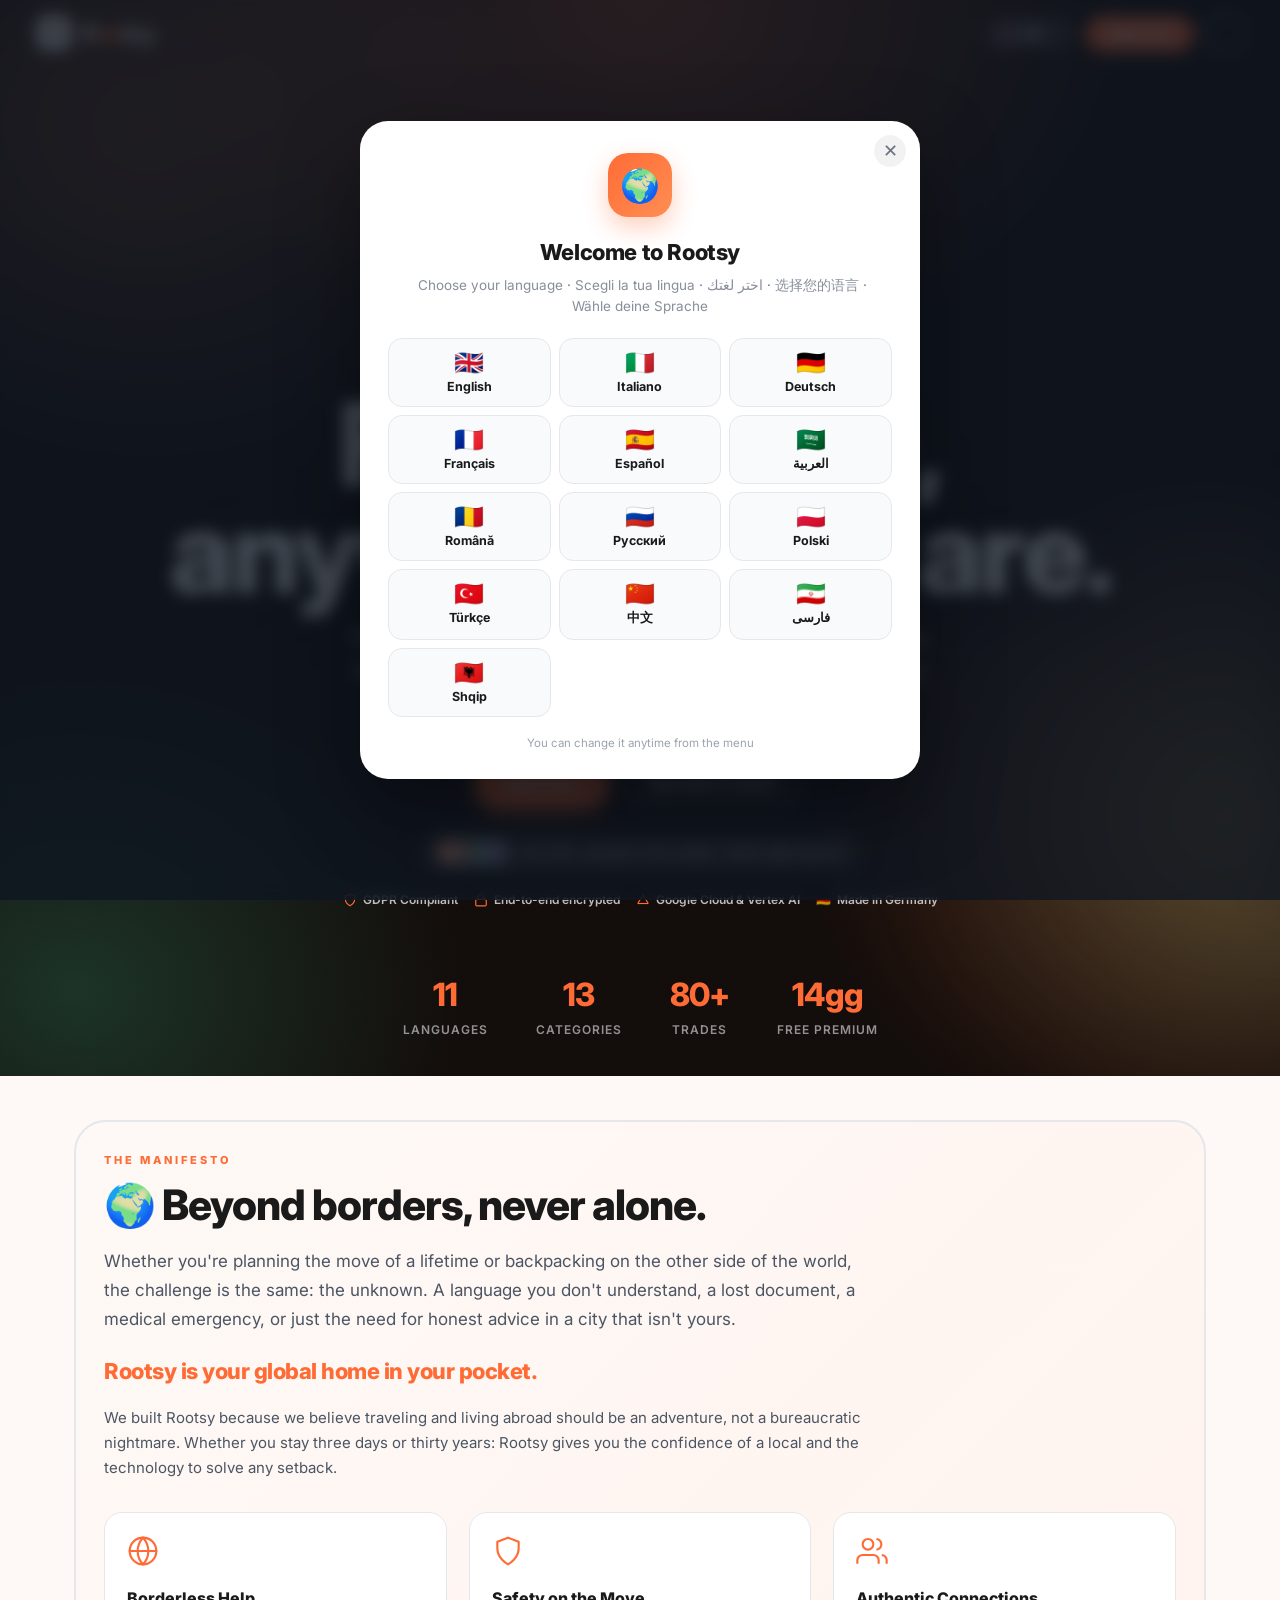
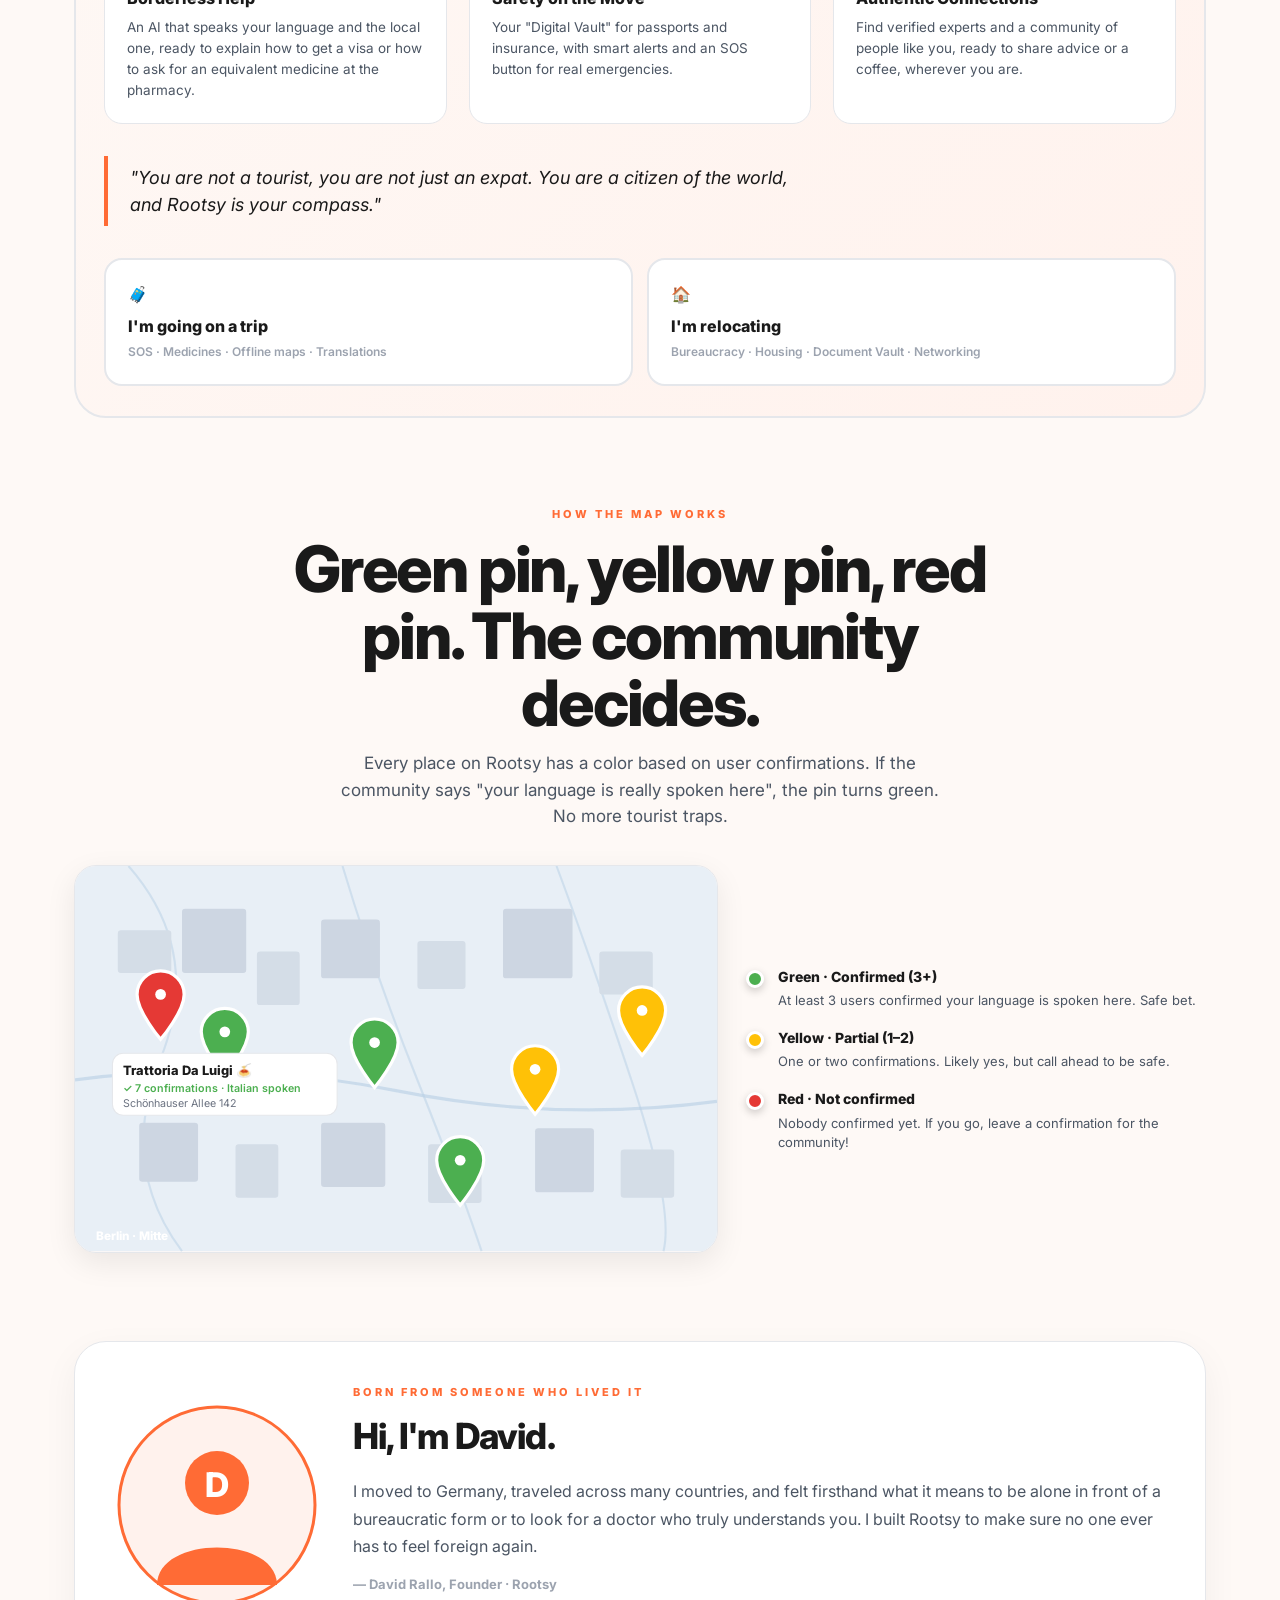
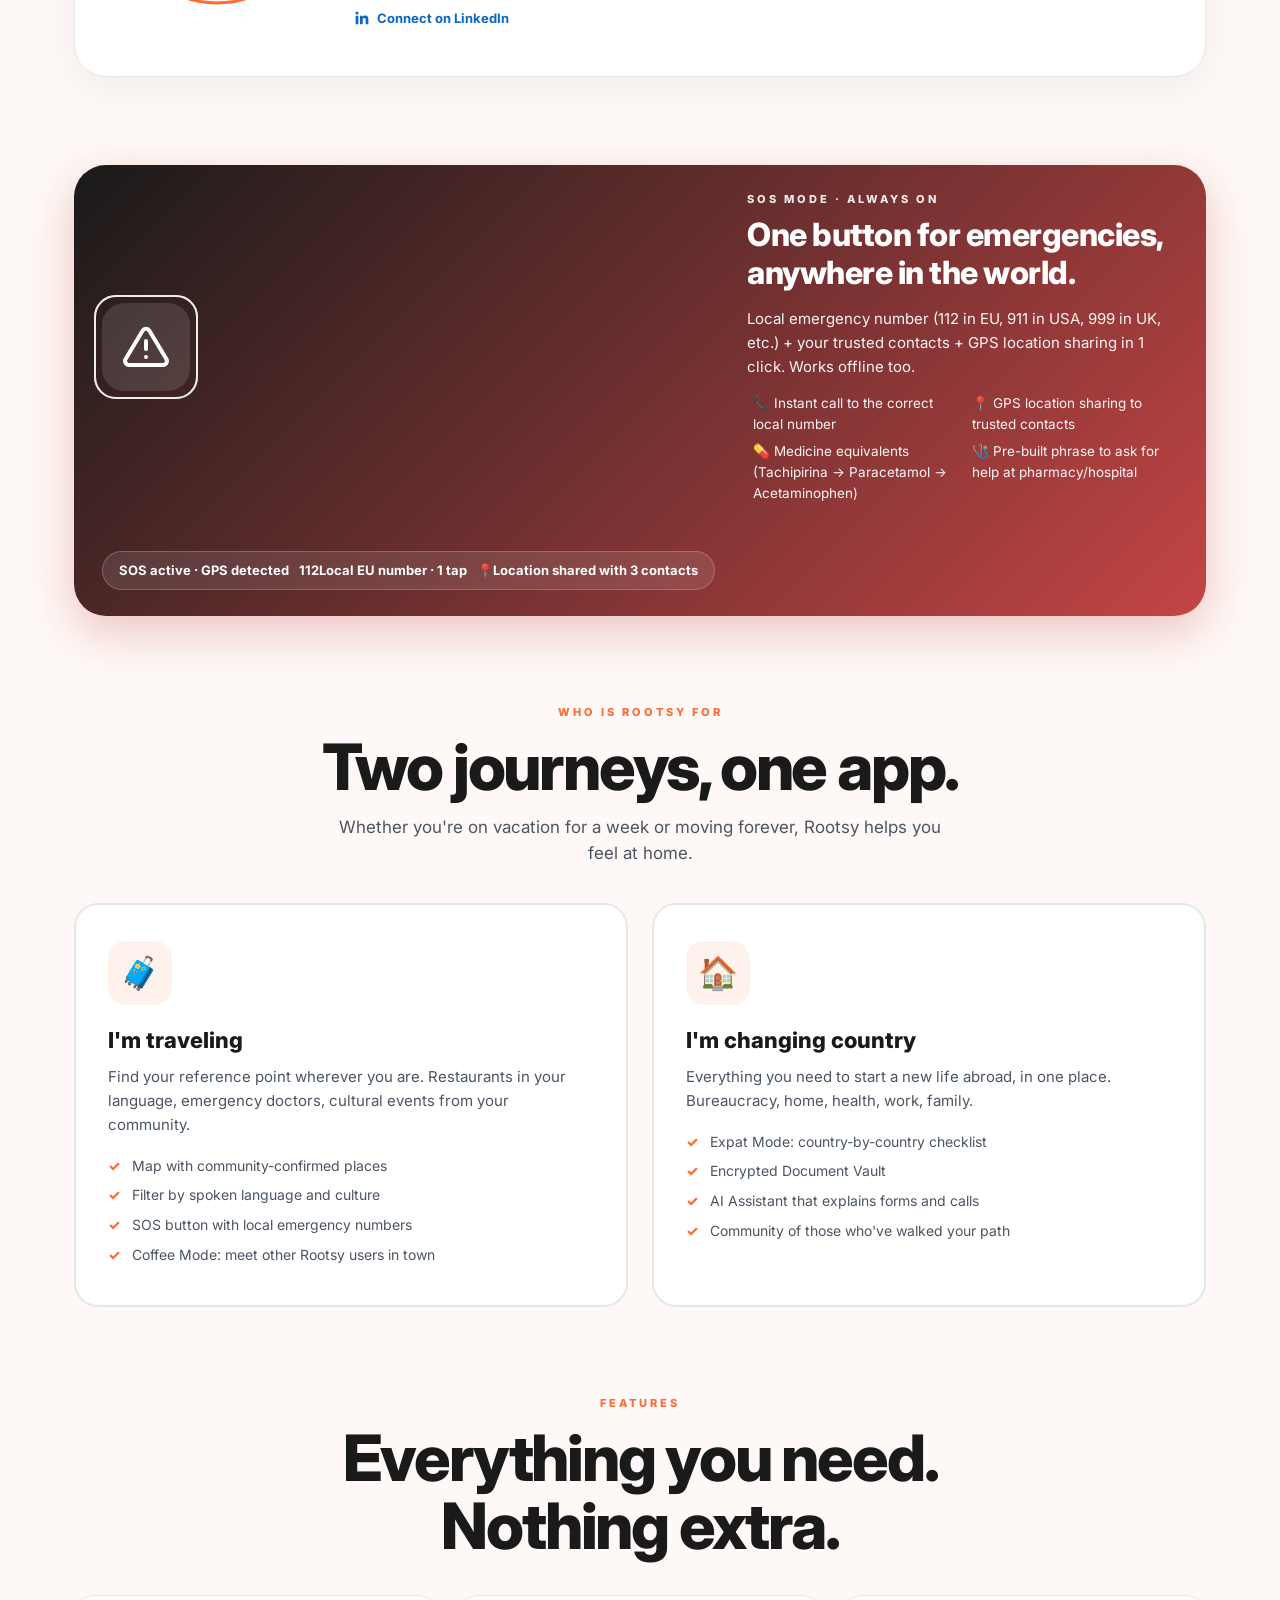
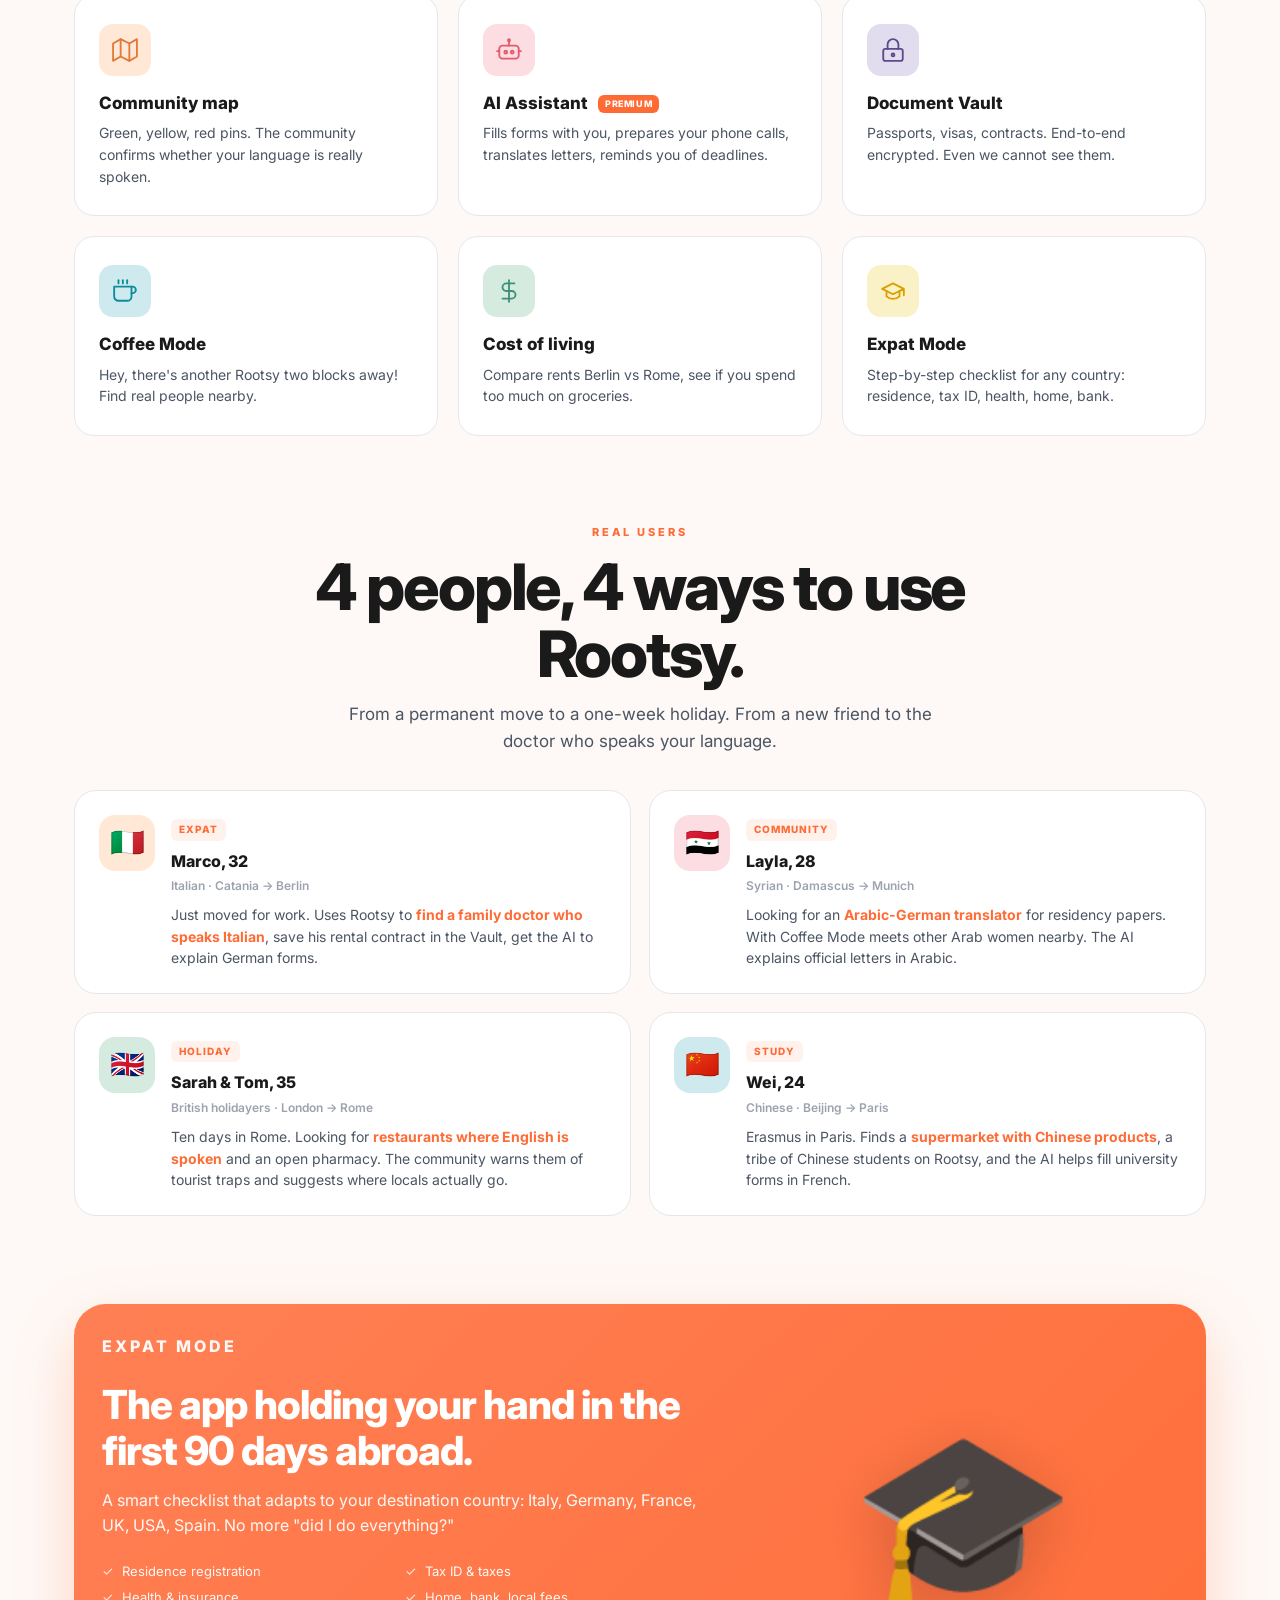
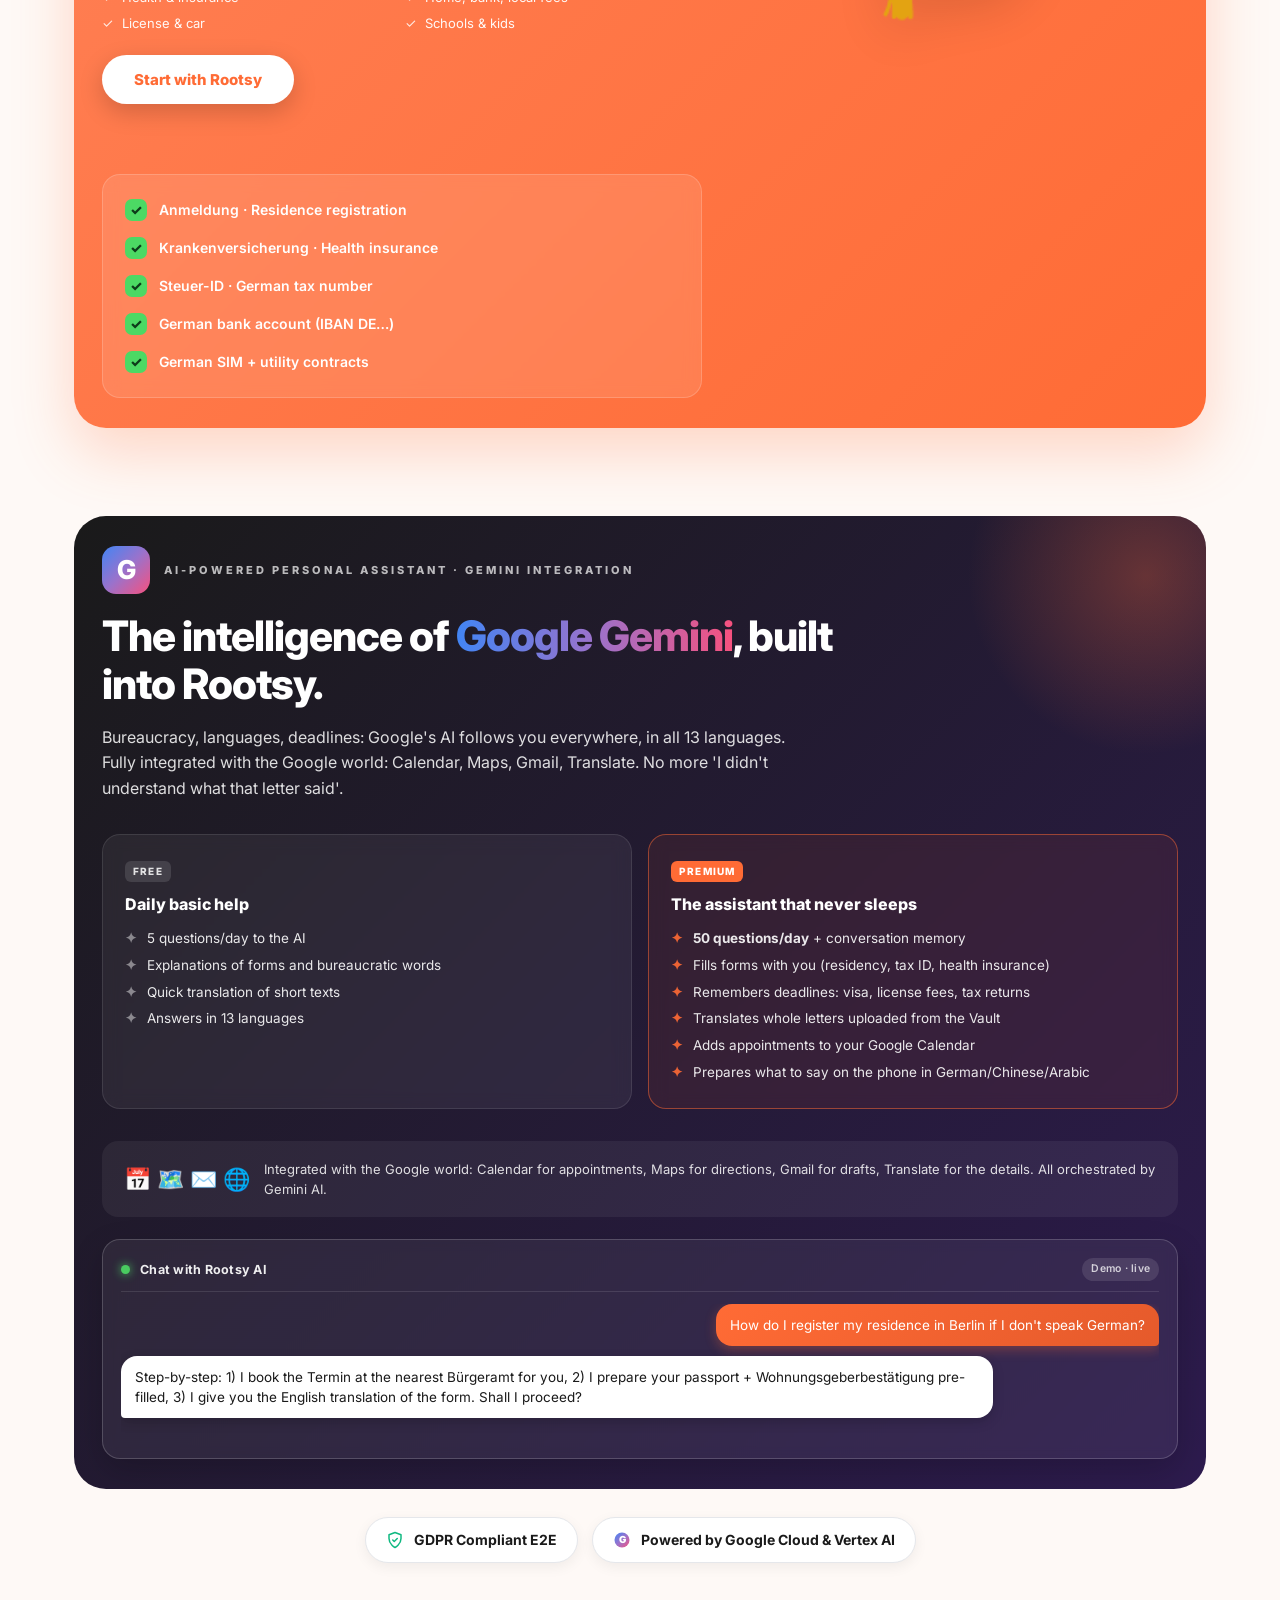
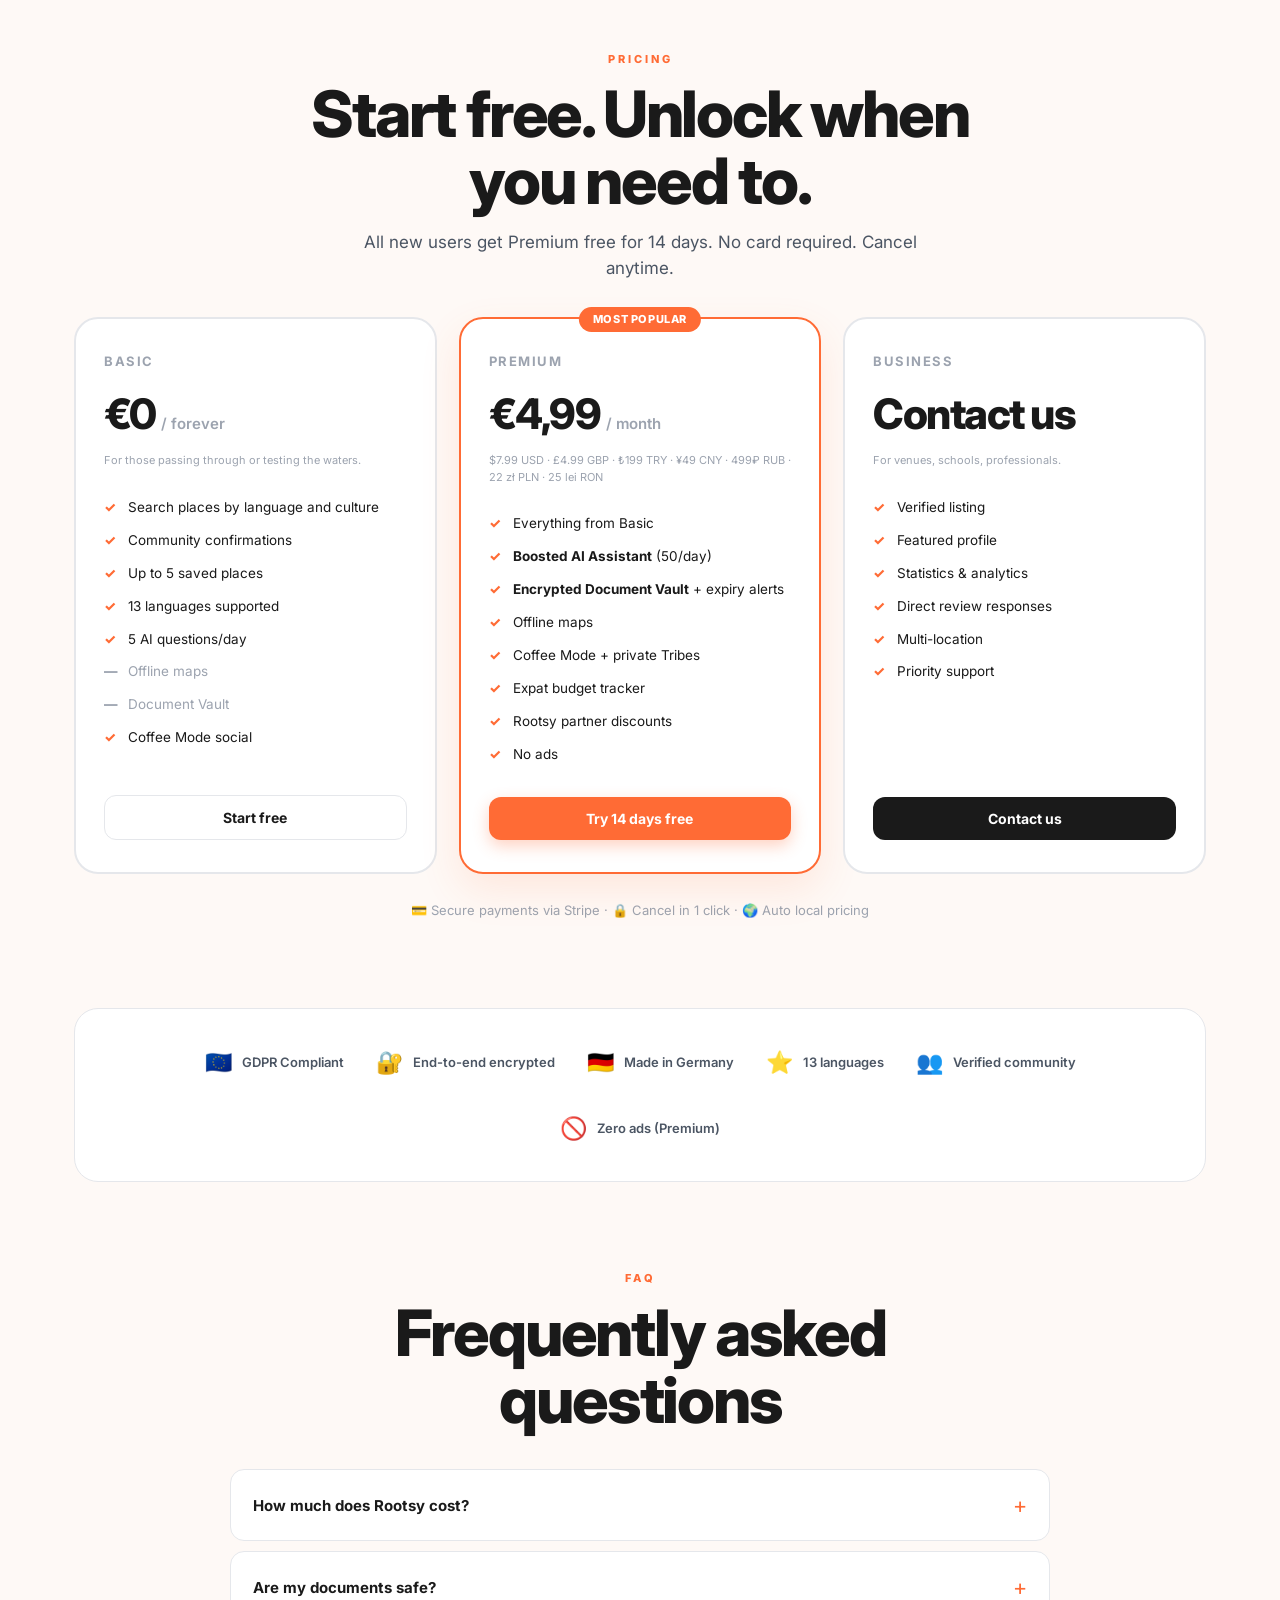
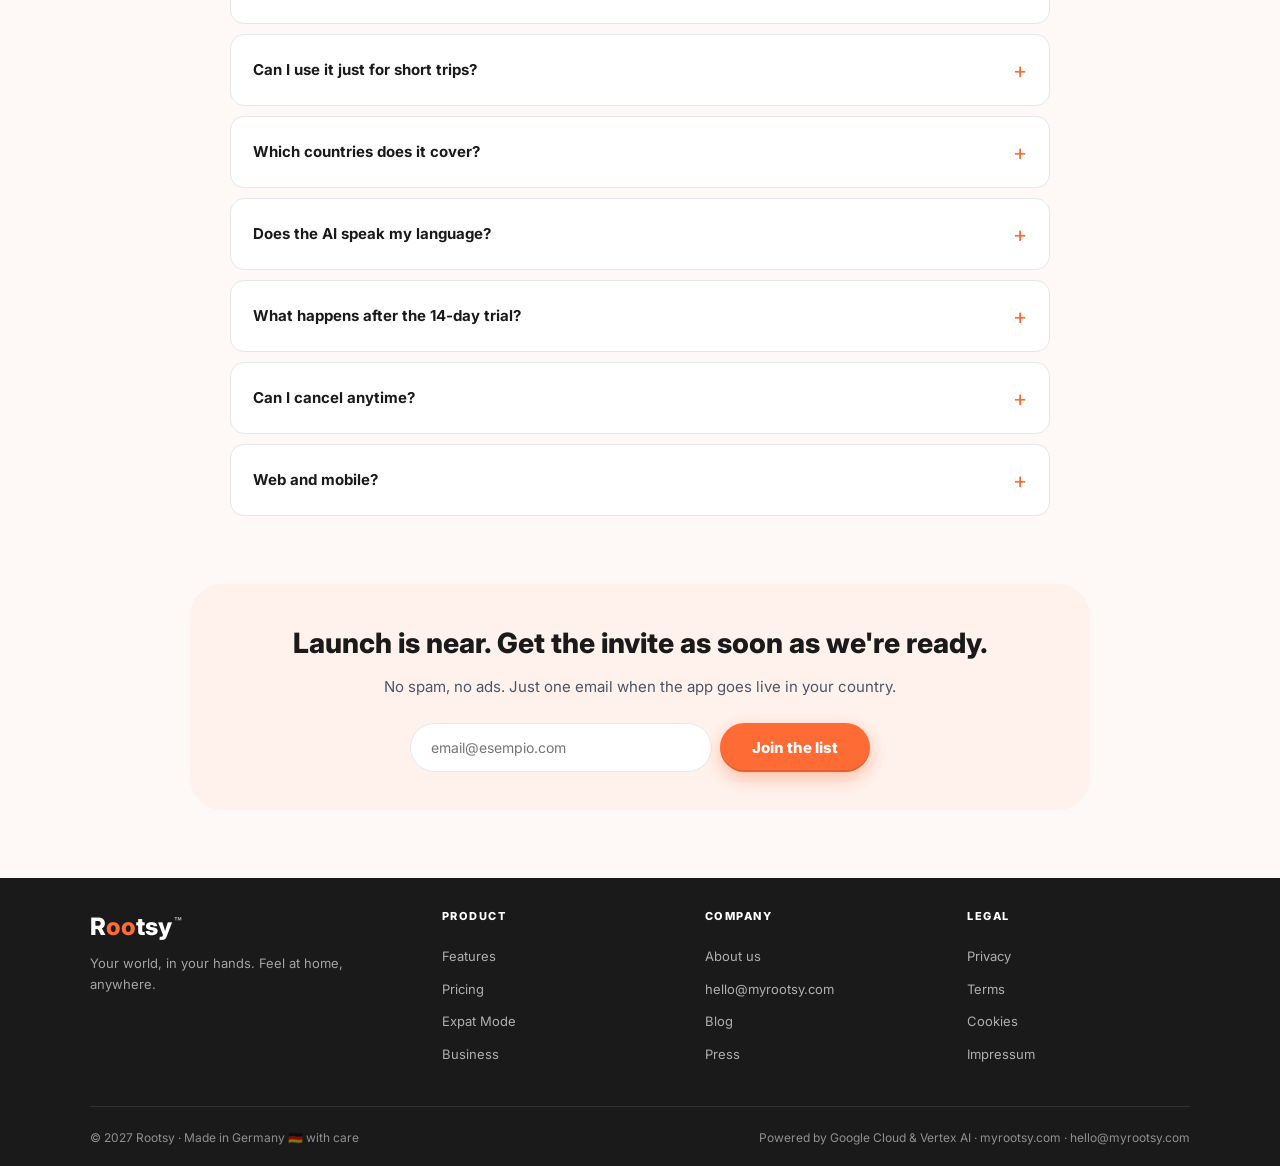
<file: index.html>
<!DOCTYPE html>
<html lang="it">
<head>
<meta charset="UTF-8">
<meta name="viewport" content="width=device-width, initial-scale=1.0">
<title>Rootsy — Sentiti a casa, ovunque tu sia</title>
<meta name="description" content="Trova ristoranti, medici, scuole e professionisti che parlano la tua lingua e conoscono la tua cultura. In 13 lingue (e con il tempo ne aggiungeremo altre). Italia · Germania · UE · UK · USA.">
<meta property="og:title" content="Rootsy — Feel at home, anywhere">
<meta property="og:description" content="The app for travelers and expats. Find places that speak your language and know your culture, confirmed by the community.">
<meta property="og:image" content="https://myrootsy.com/og-image.png">
<meta property="og:image:width" content="1200">
<meta property="og:image:height" content="630">
<meta name="twitter:card" content="summary_large_image">
<meta name="twitter:title" content="Rootsy - Feel at home, anywhere">
<meta name="twitter:description" content="Find places, doctors and people who speak your language. 13 languages.">
<meta name="twitter:image" content="https://myrootsy.com/og-image.png">
<link rel="icon" type="image/jpeg" href="rootsy-logo.jpg.jpeg">
<link href="https://fonts.googleapis.com/css2?family=Inter:wght@400;500;600;700;800;900&display=swap" rel="stylesheet">
<style>
  :root {
    --orange: #FF6B35; --orange-light: #FF8055; --orange-soft: #FFF2ED;
    --terracotta: #A85B3C; --green: #2E7D5C;
    --cream: #FEF9F6; --white: #FFFFFF;
    --text: #1a1a1a; --text-mid: #4B5563; --text-soft: #9CA3AF; --text-muted: #6B7280;
    --border: #E5E7EB; --bg-soft: #F9FAFB;
  }
  *, *::before, *::after { box-sizing: border-box; margin: 0; padding: 0; }
  html { scroll-behavior: smooth; }
  body { font-family: 'Inter', -apple-system, BlinkMacSystemFont, 'Segoe UI', Roboto, sans-serif; background: var(--cream); color: var(--text); line-height: 1.55; -webkit-font-smoothing: antialiased; overflow-x: hidden; }
  [dir="rtl"] body { font-family: 'Inter', 'Tajawal', sans-serif; }
  a { color: var(--orange); text-decoration: none; }

  /* === NAV === */
  nav { position: fixed; top: 0; left: 0; right: 0; z-index: 100; display: flex; align-items: center; justify-content: space-between; padding: 14px 36px; background: rgba(254,249,246,0.93); backdrop-filter: blur(16px); border-bottom: 1px solid var(--border); }
  .nav-logo { display: flex; align-items: center; gap: 10px; text-decoration: none; }
  .nav-logo img { width: 36px; height: 36px; border-radius: 10px; object-fit: cover; }
  .nav-logo span { font-size: 22px; font-weight: 800; color: var(--text); letter-spacing: -0.5px; }
  .nav-logo span em { color: var(--orange); font-style: normal; }
  /* Link inline disattivati: ora SEMPRE hamburger menu (David, 2026-05-30) */
  .nav-links { display: none; }
  .nav-links a { font-size: 14px; font-weight: 500; color: var(--text-mid); transition: color .2s; }
  .nav-links a:hover { color: var(--orange); }
  .nav-right { display: flex; align-items: center; gap: 12px; }
  .lang-switcher { display: flex; gap: 2px; background: var(--bg-soft); border: 1px solid var(--border); border-radius: 999px; padding: 3px; }
  .lang-btn { background: none; border: none; cursor: pointer; font-family: inherit; font-size: 11px; font-weight: 700; color: var(--text-soft); padding: 5px 10px; border-radius: 999px; transition: all .15s; }
  .lang-btn.active { background: var(--orange); color: white; }
  .nav-cta { background: var(--orange); color: var(--white); border: none; border-radius: 24px; padding: 9px 22px; font-size: 14px; font-weight: 700; cursor: pointer; font-family: inherit; transition: transform .15s, box-shadow .15s; box-shadow: 0 4px 14px rgba(255,107,53,0.25); }
  .nav-cta:hover { transform: translateY(-1px); box-shadow: 0 6px 20px rgba(255,107,53,0.35); }
  /* Hamburger mobile */
  .nav-burger { display: inline-flex; background: transparent; border: 1px solid var(--border); border-radius: 10px; width: 38px; height: 38px; cursor: pointer; align-items: center; justify-content: center; padding: 0; transition: all .15s; }
  .nav-burger:hover { border-color: var(--orange); }
  .nav-burger span { display: block; width: 18px; height: 2px; background: var(--text); border-radius: 2px; position: relative; transition: all .25s; }
  .nav-burger span::before, .nav-burger span::after { content: ''; position: absolute; left: 0; width: 18px; height: 2px; background: var(--text); border-radius: 2px; transition: all .25s; }
  .nav-burger span::before { top: -6px; }
  .nav-burger span::after { top: 6px; }
  body.menu-open .nav-burger span { background: transparent; }
  body.menu-open .nav-burger span::before { transform: rotate(45deg) translate(4px,4px); }
  body.menu-open .nav-burger span::after { transform: rotate(-45deg) translate(4px,-4px); }
  /* Mobile drawer */
  .nav-drawer { position: fixed; top: 0; right: 0; width: min(86vw, 360px); height: 100vh; background: var(--cream, #FEF9F6); z-index: 999; transform: translateX(100%); transition: transform .35s cubic-bezier(.4,0,.2,1); display: flex; flex-direction: column; padding: 80px 28px 30px; box-shadow: -10px 0 40px rgba(0,0,0,.18); overflow-y: auto; }
  body.menu-open .nav-drawer { transform: translateX(0); }
  .nav-drawer a { font-size: 17px; font-weight: 700; color: var(--text); padding: 14px 4px; border-bottom: 1px solid var(--border); text-decoration: none; transition: color .15s; }
  .nav-drawer a:hover, .nav-drawer a:active { color: var(--orange); }
  .nav-drawer .nav-drawer-cta { margin-top: 22px; background: var(--orange); color: white; border: 0; padding: 14px; border-radius: 14px; font-size: 16px; font-weight: 800; cursor: pointer; }
  .nav-drawer-backdrop { position: fixed; inset: 0; background: rgba(0,0,0,.45); z-index: 998; opacity: 0; pointer-events: none; transition: opacity .3s; }
  body.menu-open .nav-drawer-backdrop { opacity: 1; pointer-events: auto; }

  /* === HERO === */
  .hero { min-height: 62vh; display: flex; flex-direction: column; align-items: center; justify-content: center; text-align: center; padding: 80px 24px 36px; position: relative; overflow: hidden; }
  .hero::before { content: ''; position: absolute; inset: 0; background: radial-gradient(ellipse 80% 60% at 50% 0%, rgba(255,107,53,0.10) 0%, transparent 70%), radial-gradient(ellipse 50% 40% at 80% 80%, rgba(46,125,92,0.06) 0%, transparent 60%); z-index: 0; }
  .hero > * { position: relative; z-index: 1; }
  .hero-badge { display: inline-flex; align-items: center; gap: 8px; background: var(--orange-soft); border: 1px solid rgba(255,107,53,0.25); border-radius: 24px; padding: 6px 16px; font-size: 11px; font-weight: 700; color: var(--orange); margin-bottom: 28px; letter-spacing: 1.2px; text-transform: uppercase; }
  .hero-badge .dot { width: 6px; height: 6px; background: var(--orange); border-radius: 50%; animation: pulse 2s infinite; }
  @keyframes pulse { 0%,100%{opacity:1;transform:scale(1)} 50%{opacity:0.5;transform:scale(1.3)} }
  .hero-logo { width: 88px; height: 88px; border-radius: 22px; object-fit: cover; margin-bottom: 28px; box-shadow: 0 16px 48px rgba(255,107,53,0.20); }
  .hero h1 { font-size: clamp(38px, 6vw, 68px); font-weight: 800; line-height: 1.05; color: var(--text); margin-bottom: 18px; max-width: 820px; letter-spacing: -1.5px; }
  .hero h1 em { color: var(--orange); font-style: normal; }
  .hero .lead { font-size: 19px; color: var(--text-mid); max-width: 600px; margin: 0 auto 36px; font-weight: 500; }
  .hero-ctas { display: flex; gap: 12px; flex-wrap: wrap; justify-content: center; }
  .btn-primary { background: var(--orange); color: white; border: none; border-radius: 28px; padding: 15px 32px; font-size: 15px; font-weight: 800; cursor: pointer; font-family: inherit; transition: all .2s; box-shadow: 0 6px 18px rgba(255,107,53,0.40), inset 0 -2px 0 rgba(0,0,0,0.10); }
  .btn-primary:hover { transform: translateY(-2px); box-shadow: 0 10px 28px rgba(255,107,53,0.40); }
  .btn-outline { background: white; color: var(--text); border: 1.5px solid var(--border); border-radius: 28px; padding: 13.5px 28px; font-size: 15px; font-weight: 700; cursor: pointer; font-family: inherit; transition: all .2s; }
  .btn-outline:hover { border-color: var(--orange); color: var(--orange); }
  .hero-stats { display: flex; justify-content: center; gap: 48px; margin-top: 60px; flex-wrap: wrap; }
  .stat-item { text-align: center; }
  .stat-num { font-size: 32px; font-weight: 800; color: var(--orange); letter-spacing: -1px; }
  .stat-label { font-size: 12px; color: var(--text-soft); margin-top: 2px; font-weight: 600; text-transform: uppercase; letter-spacing: 1px; }

  /* === SECTIONS === */
  section { padding: 44px 24px; max-width: 1180px; margin: 0 auto; }
  .section-eyebrow { font-size: 11px; font-weight: 800; letter-spacing: 3px; color: var(--orange); text-transform: uppercase; margin-bottom: 12px; }
  .section-title { font-size: clamp(30px, 4vw, 48px); font-weight: 800; line-height: 1.15; color: var(--text); margin-bottom: 14px; letter-spacing: -1px; }
  .section-sub { font-size: 17px; color: var(--text-mid); max-width: 620px; }
  .section-head { text-align: center; margin: 0 auto 36px; max-width: 720px; }
  .section-head .section-sub { margin: 0 auto; }

  /* === DUE TARGET === */
  .targets { display: grid; grid-template-columns: 1fr 1fr; gap: 24px; }
  .target-card { background: white; border: 2px solid var(--border); border-radius: 24px; padding: 36px 32px; transition: all .25s; }
  .target-card:hover { border-color: var(--orange); transform: translateY(-4px); box-shadow: 0 16px 36px rgba(255,107,53,0.10); }
  .target-icon { width: 64px; height: 64px; border-radius: 18px; background: var(--orange-soft); display: flex; align-items: center; justify-content: center; font-size: 32px; margin-bottom: 18px; }
  .target-card h3 { font-size: 22px; font-weight: 800; margin-bottom: 8px; color: var(--text); }
  .target-card p { font-size: 15px; color: var(--text-mid); line-height: 1.6; margin-bottom: 14px; }
  .target-list { list-style: none; padding: 0; margin: 0; }
  .target-list li { font-size: 14px; color: var(--text-mid); padding: 4px 0 4px 24px; position: relative; }
  .target-list li::before { content: '✓'; position: absolute; left: 0; color: var(--orange); font-weight: 800; }

  /* === FEATURES === */
  .features { display: grid; grid-template-columns: repeat(3, 1fr); gap: 20px; }
  .feature { background: white; border: 1px solid var(--border); border-radius: 20px; padding: 28px 24px; transition: all .25s; }
  .feature:hover { border-color: var(--orange); transform: translateY(-3px); box-shadow: 0 12px 30px rgba(0,0,0,0.06); }
  .feature-icon { width: 52px; height: 52px; border-radius: 14px; display: flex; align-items: center; justify-content: center; font-size: 26px; margin-bottom: 14px; }
  .feature h3 { font-size: 17px; font-weight: 800; margin-bottom: 6px; color: var(--text); }
  .feature p { font-size: 14px; color: var(--text-mid); line-height: 1.55; }
  .feature-tag { display: inline-block; background: var(--orange); color: white; font-size: 9px; font-weight: 800; padding: 2px 7px; border-radius: 6px; margin-left: 6px; vertical-align: middle; letter-spacing: 0.6px; }

  /* === EXPAT BANNER === */
  .banner { background: linear-gradient(135deg, #FF8055 0%, #FF6B35 100%); border-radius: 32px; padding: 30px 28px; color: white; display: grid; grid-template-columns: 1.4fr 1fr; gap: 48px; align-items: center; box-shadow: 0 24px 60px rgba(255,107,53,0.25); }
  .banner-eyebrow { font-size: 11px; font-weight: 800; letter-spacing: 3px; text-transform: uppercase; opacity: 0.9; margin-bottom: 14px; }
  .banner h2 { font-size: clamp(26px, 3.5vw, 40px); font-weight: 800; line-height: 1.15; margin-bottom: 14px; letter-spacing: -1px; }
  .banner p { font-size: 16px; opacity: 0.95; line-height: 1.6; margin-bottom: 22px; }
  .banner-list { list-style: none; padding: 0; margin: 0 0 22px; display: grid; grid-template-columns: 1fr 1fr; gap: 6px; }
  .banner-list li { font-size: 13px; opacity: 0.95; padding-left: 20px; position: relative; }
  .banner-list li::before { content: '✓'; position: absolute; left: 0; opacity: 0.9; }
  .banner .btn-primary { background: white; color: var(--orange); box-shadow: 0 8px 24px rgba(0,0,0,0.18); }
  .banner-art { font-size: 180px; text-align: center; opacity: 0.95; line-height: 1; filter: drop-shadow(0 12px 30px rgba(0,0,0,0.18)); }

  /* === PRICING === */
  .pricing { display: grid; grid-template-columns: repeat(3, 1fr); gap: 22px; }
  .price-card { background: white; border: 2px solid var(--border); border-radius: 24px; padding: 32px 28px; position: relative; display: flex; flex-direction: column; }
  .price-card.featured { border-color: var(--orange); box-shadow: 0 16px 40px rgba(255,107,53,0.12); transform: translateY(-8px); }
  .price-badge { position: absolute; top: -12px; left: 50%; transform: translateX(-50%); background: var(--orange); color: white; font-size: 11px; font-weight: 800; padding: 4px 14px; border-radius: 999px; letter-spacing: 0.6px; }
  .plan-name { font-size: 13px; font-weight: 700; text-transform: uppercase; letter-spacing: 1.5px; color: var(--text-soft); margin-bottom: 10px; }
  .plan-price { display: flex; align-items: baseline; gap: 6px; margin-bottom: 6px; }
  .price-amount { font-size: 42px; font-weight: 800; color: var(--text); letter-spacing: -1.5px; }
  .price-period { font-size: 15px; color: var(--text-soft); font-weight: 600; }
  .price-alt { font-size: 11px; color: var(--text-soft); margin-bottom: 22px; line-height: 1.5; }
  .price-features { list-style: none; padding: 0; margin: 0 0 26px; flex: 1; }
  .price-features li { font-size: 13.5px; color: var(--text); padding: 7px 0 7px 24px; position: relative; line-height: 1.4; }
  .price-features li::before { content: '✓'; position: absolute; left: 0; color: var(--orange); font-weight: 800; }
  .price-features li.muted { color: var(--text-soft); }
  .price-features li.muted::before { content: '—'; color: var(--text-soft); }
  .price-cta { width: 100%; padding: 13px; border-radius: 12px; font-size: 14px; font-weight: 700; cursor: pointer; font-family: inherit; border: none; transition: all .15s; }
  .price-cta.primary { background: var(--orange); color: white; box-shadow: 0 6px 16px rgba(255,107,53,0.30); }
  .price-cta.primary:hover { transform: translateY(-1px); }
  .price-cta.outline { background: white; color: var(--text); border: 1.5px solid var(--border); }
  .price-cta.outline:hover { border-color: var(--orange); color: var(--orange); }
  .price-cta.dark { background: var(--text); color: white; }
  .pricing-note { text-align: center; margin-top: 26px; font-size: 13px; color: var(--text-soft); }

  /* === TRUST === */
  .trust { background: white; border-radius: 24px; padding: 36px 40px; border: 1px solid var(--border); display: flex; gap: 32px; flex-wrap: wrap; align-items: center; justify-content: center; }
  .trust-item { display: flex; align-items: center; gap: 10px; font-size: 13px; font-weight: 600; color: var(--text-mid); }
  .trust-item .ico { font-size: 22px; }

  /* === FAQ === */
  .faq-list { max-width: 820px; margin: 0 auto; display: flex; flex-direction: column; gap: 10px; }
  .faq-item { background: white; border: 1px solid var(--border); border-radius: 14px; overflow: hidden; transition: border-color .2s; }
  .faq-item[open] { border-color: var(--orange); }
  .faq-item summary { padding: 18px 22px; font-size: 15px; font-weight: 700; cursor: pointer; list-style: none; display: flex; justify-content: space-between; align-items: center; gap: 12px; color: var(--text); }
  .faq-item summary::-webkit-details-marker { display: none; }
  .faq-item summary::after { content: '+'; font-size: 22px; color: var(--orange); font-weight: 400; transition: transform .2s; }
  .faq-item[open] summary::after { transform: rotate(45deg); }
  .faq-item .faq-body { padding: 0 22px 18px; font-size: 14px; color: var(--text-mid); line-height: 1.65; }

  /* === BUSINESS === */
  .biz { background: var(--text); color: white; border-radius: 32px; padding: 30px 28px; display: grid; grid-template-columns: 1.3fr 1fr; gap: 40px; align-items: center; }
  .biz h2 { font-size: clamp(26px, 3.5vw, 38px); font-weight: 800; margin-bottom: 14px; letter-spacing: -0.8px; line-height: 1.2; }
  .biz p { font-size: 16px; opacity: 0.85; margin-bottom: 22px; line-height: 1.6; }
  .biz-form { display: flex; gap: 8px; flex-wrap: wrap; }
  .biz-form input { flex: 1; min-width: 220px; padding: 14px 18px; border: none; border-radius: 12px; font-family: inherit; font-size: 14px; }

  /* === BETA === */
  .beta { text-align: center; padding: 38px 24px; background: var(--orange-soft); border-radius: 32px; max-width: 900px; margin: 24px auto; }
  .beta h2 { font-size: 28px; font-weight: 800; margin-bottom: 10px; color: var(--text); }
  .beta p { font-size: 15px; color: var(--text-mid); margin-bottom: 24px; }
  .beta-form { display: flex; gap: 8px; max-width: 460px; margin: 0 auto; flex-wrap: wrap; justify-content: center; }
  .beta-form input { flex: 1; min-width: 240px; padding: 14px 20px; border: 1.5px solid var(--border); border-radius: 28px; font-family: inherit; font-size: 14px; background: white; }

  /* === FOOTER === */
  footer { background: var(--text); color: rgba(255,255,255,0.85); padding: 30px 24px 18px; }
  .foot-grid { max-width: 1100px; margin: 0 auto; display: grid; grid-template-columns: 1.4fr 1fr 1fr 1fr; gap: 40px; padding-bottom: 36px; border-bottom: 1px solid rgba(255,255,255,0.10); }
  .foot-brand h3 { font-size: 24px; font-weight: 800; color: white; margin-bottom: 8px; }
  .foot-brand p { font-size: 13px; opacity: 0.7; line-height: 1.6; max-width: 320px; }
  .foot-col h4 { font-size: 11px; font-weight: 800; text-transform: uppercase; letter-spacing: 1.5px; color: white; margin-bottom: 14px; }
  .foot-col ul { list-style: none; padding: 0; margin: 0; }
  .foot-col li { padding: 4px 0; }
  .foot-col a { color: rgba(255,255,255,0.65); font-size: 13px; }
  .foot-col a:hover { color: var(--orange); }
  .foot-bottom { max-width: 1100px; margin: 0 auto; padding-top: 22px; display: flex; justify-content: space-between; align-items: center; flex-wrap: wrap; gap: 12px; font-size: 12px; opacity: 0.6; }

    /* === GEMINI === */
  .gemini { background: linear-gradient(135deg, #1a1a1a 0%, #2d1b4e 100%); border-radius: 32px; padding: 30px 28px; color: white; position: relative; overflow: hidden; }
  .gemini::before { content: ''; position: absolute; top: -120px; right: -120px; width: 360px; height: 360px; border-radius: 50%; background: radial-gradient(circle, rgba(255,107,53,0.30) 0%, transparent 70%); }
  .gemini-head { display: flex; align-items: center; gap: 14px; margin-bottom: 18px; position: relative; z-index: 1; }
  .gemini-logo { width: 48px; height: 48px; border-radius: 14px; background: linear-gradient(135deg, #4285F4 0%, #9B72CB 50%, #F6517E 100%); display: flex; align-items: center; justify-content: center; font-size: 26px; font-weight: 800; color: white; flex-shrink: 0; }
  .gemini-eyebrow { font-size: 11px; font-weight: 800; letter-spacing: 3px; text-transform: uppercase; opacity: 0.7; }
  .gemini-title { font-size: clamp(28px, 4vw, 42px); font-weight: 800; line-height: 1.15; margin-bottom: 16px; letter-spacing: -1px; position: relative; z-index: 1; max-width: 800px; }
  .gemini-title em { background: linear-gradient(90deg, #4285F4, #9B72CB, #F6517E); -webkit-background-clip: text; -webkit-text-fill-color: transparent; background-clip: text; font-style: normal; }
  .gemini-lead { font-size: 16px; opacity: 0.85; line-height: 1.6; margin-bottom: 32px; max-width: 720px; position: relative; z-index: 1; }
  .gemini-grid { display: grid; grid-template-columns: 1fr 1fr; gap: 16px; margin-bottom: 32px; position: relative; z-index: 1; }
  .gemini-card { background: rgba(255,255,255,0.06); border: 1px solid rgba(255,255,255,0.10); border-radius: 18px; padding: 22px; backdrop-filter: blur(8px); }
  .gemini-card.premium { border-color: rgba(255,107,53,0.50); background: rgba(255,107,53,0.08); }
  .gemini-card-tag { display: inline-block; font-size: 10px; font-weight: 800; letter-spacing: 1.2px; padding: 3px 8px; border-radius: 6px; margin-bottom: 10px; }
  .gemini-card.free .gemini-card-tag { background: rgba(255,255,255,0.12); color: rgba(255,255,255,0.85); }
  .gemini-card.premium .gemini-card-tag { background: var(--orange); color: white; }
  .gemini-card h4 { font-size: 16px; font-weight: 800; margin-bottom: 8px; }
  .gemini-card ul { list-style: none; padding: 0; margin: 0; }
  .gemini-card li { font-size: 13.5px; padding: 4px 0 4px 22px; position: relative; line-height: 1.4; opacity: 0.9; }
  .gemini-card li::before { content: '✦'; position: absolute; left: 0; color: var(--orange); font-weight: 800; }
  .gemini-card.free li::before { color: rgba(255,255,255,0.50); }
  .google-strip { display: flex; align-items: center; gap: 14px; padding: 18px 22px; background: rgba(255,255,255,0.06); border-radius: 16px; flex-wrap: wrap; position: relative; z-index: 1; }
  .google-strip-icons { display: flex; gap: 10px; font-size: 22px; }
  .google-strip-text { font-size: 13px; opacity: 0.85; flex: 1; min-width: 240px; }
  /* === TRUST STRIP (sotto Gemini) === */
  .trust-strip { display: flex; gap: 14px; justify-content: center; flex-wrap: wrap; margin-top: 28px; padding: 0 20px; }
  .trust-pill { display: inline-flex; align-items: center; gap: 10px; background: white; border: 1px solid var(--border); border-radius: 999px; padding: 11px 20px; font-size: 14px; font-weight: 700; color: var(--text-dark, #1A1A1A); box-shadow: 0 4px 14px rgba(0,0,0,0.06); transition: transform 150ms, box-shadow 150ms; }
  .trust-pill:hover { transform: translateY(-2px); box-shadow: 0 6px 20px rgba(0,0,0,0.10); }
  .trust-pill svg { flex-shrink: 0; }
  
    /* === STORIES === */
  .stories { display: grid; grid-template-columns: repeat(2, 1fr); gap: 18px; }
  .story { background: white; border: 1px solid var(--border); border-radius: 22px; padding: 24px; transition: all .25s; display: flex; gap: 16px; }
  .story:hover { border-color: var(--orange); transform: translateY(-3px); box-shadow: 0 12px 32px rgba(255,107,53,0.10); }
  .story-avatar { width: 56px; height: 56px; border-radius: 16px; flex-shrink: 0; display: flex; align-items: center; justify-content: center; font-size: 28px; }
  .story-body { flex: 1; min-width: 0; }
  .story-tag { display: inline-block; font-size: 10px; font-weight: 800; letter-spacing: 1px; padding: 3px 8px; border-radius: 6px; background: var(--orange-soft); color: var(--orange); margin-bottom: 8px; text-transform: uppercase; }
  .story h4 { font-size: 16px; font-weight: 800; margin-bottom: 4px; color: var(--text); }
  .story-route { font-size: 12px; color: var(--text-soft); margin-bottom: 8px; font-weight: 600; }
  .story p { font-size: 14px; color: var(--text-mid); line-height: 1.55; }
  .story p strong { color: var(--orange); }
  
  /* === MANIFESTO === */
  .manifesto { background: linear-gradient(135deg, #FEF9F6 0%, #FFF2ED 100%); border: 2px solid var(--border); border-radius: 32px; padding: 30px 28px; }
  .manifesto-eyebrow { font-size: 11px; font-weight: 800; letter-spacing: 3px; color: var(--orange); text-transform: uppercase; margin-bottom: 12px; }
  .manifesto-title { font-size: clamp(28px, 4vw, 42px); font-weight: 800; letter-spacing: -1px; margin-bottom: 18px; line-height: 1.15; }
  .manifesto-lead { font-size: 17px; color: var(--text-mid); line-height: 1.7; margin-bottom: 20px; max-width: 760px; }
  .manifesto-claim { font-size: 22px; font-weight: 800; color: var(--orange); margin-bottom: 18px; letter-spacing: -0.5px; }
  .manifesto-body { font-size: 15px; color: var(--text-mid); line-height: 1.65; margin-bottom: 32px; max-width: 760px; }
  .manifesto-pillars { display: grid; grid-template-columns: repeat(3, 1fr); gap: 22px; margin-bottom: 32px; }
  .pillar { background: white; border-radius: 18px; padding: 22px; border: 1px solid var(--border); }
  .pillar-icon { width: 32px; height: 32px; color: var(--orange); margin-bottom: 12px; }
  .pillar h4 { font-size: 16px; font-weight: 800; margin-bottom: 6px; color: var(--text); }
  .pillar p { font-size: 13.5px; color: var(--text-mid); line-height: 1.55; }
  .manifesto-quote { font-size: 18px; font-style: italic; color: var(--text); border-left: 4px solid var(--orange); padding: 8px 22px; margin: 28px 0 32px; max-width: 720px; line-height: 1.5; }
  .manifesto-toggle { display: grid; grid-template-columns: 1fr 1fr; gap: 14px; }
  .toggle-btn { display: flex; flex-direction: column; align-items: flex-start; background: white; border: 2px solid var(--border); border-radius: 18px; padding: 22px; text-decoration: none; transition: all .2s; }
  .toggle-btn:hover { border-color: var(--orange); transform: translateY(-3px); box-shadow: 0 12px 30px rgba(255,107,53,0.12); }
  .toggle-emoji { font-size: 32px; margin-bottom: 8px; }
  .toggle-btn span { font-size: 16px; font-weight: 800; color: var(--text); }
  .toggle-btn small { font-size: 12px; color: var(--text-soft); margin-top: 4px; font-weight: 600; }

  /* === MAP DEMO === */
  .mapdemo-wrap { display: grid; grid-template-columns: 1.4fr 1fr; gap: 28px; align-items: stretch; }
  .mapdemo-svg { width: 100%; border-radius: 22px; border: 1px solid var(--border); box-shadow: 0 10px 30px rgba(0,0,0,0.08); display: block; direction: ltr; }
  .mapdemo-svg text { direction: ltr; unicode-bidi: isolate; }
  .mapdemo-legend { display: flex; flex-direction: column; gap: 16px; justify-content: center; }
  .ml-row { display: flex; gap: 14px; align-items: flex-start; }
  .ml-pin { flex-shrink: 0; width: 18px; height: 18px; border-radius: 50%; border: 3px solid white; box-shadow: 0 3px 8px rgba(0,0,0,0.2); margin-top: 4px; }
  .ml-green { background: #4CAF50; }
  .ml-yellow { background: #FFC107; }
  .ml-red { background: #E53935; }
  .ml-row strong { display: block; font-size: 14px; color: var(--text); font-weight: 800; margin-bottom: 4px; }
  .ml-row p { font-size: 13px; color: var(--text-mid); line-height: 1.5; }

  /* === FOUNDER === */
  .founder { background: white; border: 1px solid var(--border); border-radius: 32px; padding: 42px; display: grid; grid-template-columns: 200px 1fr; gap: 36px; align-items: center; box-shadow: 0 12px 36px rgba(0,0,0,0.05); }
  .founder-photo svg { width: 100%; max-width: 200px; }
  .founder-eyebrow { font-size: 11px; font-weight: 800; letter-spacing: 3px; color: var(--orange); text-transform: uppercase; margin-bottom: 8px; }
  .founder-name { font-size: clamp(26px, 3.5vw, 36px); font-weight: 800; letter-spacing: -0.8px; margin-bottom: 14px; }
  .founder-text { font-size: 16px; color: var(--text-mid); line-height: 1.7; margin-bottom: 14px; }
  .founder-sign { font-size: 13px; color: var(--text-soft); font-weight: 700; }

  /* === SOS === */
  .sos-banner { background: linear-gradient(135deg, #1a1a1a 0%, #C44545 100%); color: white; border-radius: 32px; padding: 26px 28px; display: grid; grid-template-columns: auto 1fr; gap: 32px; align-items: center; box-shadow: 0 16px 48px rgba(196,69,69,0.30); }
  .sos-icon { background: rgba(255,255,255,0.12); width: 88px; height: 88px; border-radius: 22px; display: flex; align-items: center; justify-content: center; color: white; }
  .sos-eyebrow { font-size: 11px; font-weight: 800; letter-spacing: 3px; opacity: 0.9; text-transform: uppercase; margin-bottom: 8px; }
  .sos-title { font-size: clamp(22px, 3vw, 32px); font-weight: 800; line-height: 1.2; margin-bottom: 14px; letter-spacing: -0.5px; }
  .sos-text { font-size: 15px; opacity: 0.95; line-height: 1.6; margin-bottom: 14px; }
  .sos-list { list-style: none; padding: 0; margin: 0; display: grid; grid-template-columns: 1fr 1fr; gap: 6px; }
  .sos-list li { font-size: 13.5px; opacity: 0.95; padding-left: 6px; }

  /* === STICKY MOBILE CTA === */
  .sticky-cta { display: none; position: fixed; bottom: 14px; left: 14px; right: 14px; z-index: 90; background: var(--orange); color: white; padding: 14px 20px; border-radius: 999px; text-align: center; font-weight: 800; font-size: 15px; text-decoration: none; box-shadow: 0 14px 36px rgba(255,107,53,0.45), inset 0 -2px 0 rgba(0,0,0,0.10); }

  /* === SOCIAL PROOF SOTTO HERO === */
  .social-proof { display: inline-flex; align-items: center; gap: 8px; margin-top: 22px; padding: 8px 16px; background: white; border: 1px solid var(--border); border-radius: 999px; font-size: 13px; font-weight: 600; color: var(--text-mid); box-shadow: 0 4px 14px rgba(0,0,0,0.04); }
  .social-proof .avatars { display: flex; }
  .social-proof .av { width: 24px; height: 24px; border-radius: 50%; border: 2px solid white; margin-left: -8px; display: flex; align-items: center; justify-content: center; font-size: 11px; font-weight: 800; color: white; }
  .social-proof .av:first-child { margin-left: 0; }

  /* === HERO TRUST === */
  .hero-trust { display: flex; flex-wrap: wrap; justify-content: center; gap: 16px; margin-top: 18px; }
  .ht-item { display: inline-flex; align-items: center; gap: 6px; font-size: 12px; font-weight: 600; color: var(--text-mid); }
  .ht-item svg { color: var(--orange); flex-shrink: 0; }
  .tm-line { display: none; }
  /* === AUDIENCE TOGGLE === */
  .audience-toggle { display: inline-flex; gap: 4px; padding: 4px; background: var(--bg-soft); border: 1px solid var(--border); border-radius: 999px; margin-bottom: 24px; }
  .aud-btn { display: inline-flex; align-items: center; gap: 6px; padding: 8px 18px; background: transparent; border: none; border-radius: 999px; font-family: inherit; font-size: 13px; font-weight: 700; color: var(--text-soft); cursor: pointer; transition: all .18s; }
  .aud-btn.active { background: var(--orange); color: white; box-shadow: 0 4px 14px rgba(255,107,53,0.30); }
  .aud-btn:not(.active):hover { color: var(--text); }
  .aud-btn svg { flex-shrink: 0; }
  body.mode-private .audience-business { display: none !important; }
  body.mode-business .audience-private { display: none !important; }
  /* Audience badge persistente (in alto a sx) */
  /* Badge audience sotto la nav (non più sopra il logo) — auto-hide via JS */
  .aud-badge { position: fixed; top: 78px; left: 50%; transform: translate(-50%, -8px); z-index: 50; display: inline-flex; align-items: center; gap: 6px; padding: 5px 12px 5px 8px; border-radius: 999px; font-size: 11px; font-weight: 800; letter-spacing: .04em; text-transform: uppercase; box-shadow: 0 6px 18px rgba(0,0,0,.18); backdrop-filter: blur(10px); transition: all .25s; opacity: 0; pointer-events: none; }
  .aud-badge.show { opacity: 1; transform: translate(-50%, 0); }
  body.mode-private .aud-badge { background: rgba(255,107,53,.94); color: white; }
  body.mode-business .aud-badge { background: rgba(13,59,26,.94); color: white; }
  .aud-badge::before { content: '●'; font-size: 9px; opacity: .85; }
  @media (max-width: 640px) { .aud-badge { font-size: 10px; padding: 4px 10px 4px 7px; top: 70px; } }
  /* Welcome lingua (overlay alla prima visita / ogni visita) */
  .lang-welcome { position: fixed; inset: 0; z-index: 9999; background: rgba(15,22,34,.78); backdrop-filter: blur(8px); display: flex; align-items: center; justify-content: center; padding: 24px; opacity: 0; pointer-events: none; transition: opacity .35s; }
  .lang-welcome.show { opacity: 1; pointer-events: auto; }
  .lw-card { background: white; border-radius: 28px; padding: 32px 28px 26px; max-width: 560px; width: 100%; max-height: 90vh; overflow-y: auto; box-shadow: 0 30px 80px rgba(0,0,0,.40); position: relative; transform: scale(.94); transition: transform .35s cubic-bezier(.2,.9,.3,1.2); }
  .lang-welcome.show .lw-card { transform: scale(1); }
  .lw-close { position: absolute; top: 14px; right: 14px; background: rgba(0,0,0,.05); border: 0; width: 32px; height: 32px; border-radius: 50%; font-size: 18px; line-height: 1; cursor: pointer; color: #6B7280; transition: all .2s; }
  .lw-close:hover { background: #FF6B35; color: white; }
  .lw-icon { width: 64px; height: 64px; border-radius: 20px; background: linear-gradient(135deg, #FF6B35, #FF8E53); display: flex; align-items: center; justify-content: center; font-size: 32px; margin: 0 auto 18px; box-shadow: 0 10px 24px rgba(255,107,53,.32); }
  .lw-title { font-size: 22px; font-weight: 800; text-align: center; letter-spacing: -.4px; margin: 0 0 6px; color: #1a1a1a; }
  .lw-subtitle { font-size: 13.5px; color: #6B7280; text-align: center; margin: 0 0 22px; line-height: 1.5; }
  .lw-subtitle span { display: inline-block; margin: 0 4px; opacity: .8; }
  .lw-grid { display: grid; grid-template-columns: repeat(3, 1fr); gap: 8px; }
  .lw-item { display: flex; flex-direction: column; align-items: center; gap: 4px; padding: 12px 6px; background: #F9FAFB; border: 1.5px solid #E5E7EB; border-radius: 14px; cursor: pointer; transition: all .15s; font-family: inherit; }
  .lw-item:hover { background: #FFF2ED; border-color: #FF6B35; transform: translateY(-2px); }
  .lw-flag { font-size: 24px; line-height: 1; }
  .lw-name { font-size: 12.5px; font-weight: 700; color: #1a1a1a; }
  .lw-foot { text-align: center; margin-top: 18px; font-size: 11.5px; color: #9CA3AF; }
  /* === Welcome AUDIENCE (Privati / Business) === */
  .aud-welcome { position: fixed; inset: 0; z-index: 9998; background: rgba(15,22,34,.82); backdrop-filter: blur(10px); display: flex; align-items: center; justify-content: center; padding: 24px; opacity: 0; pointer-events: none; transition: opacity .35s; }
  .aud-welcome.show { opacity: 1; pointer-events: auto; }
  .aw-card { background: white; border-radius: 28px; padding: 36px 30px 26px; max-width: 720px; width: 100%; max-height: 92vh; overflow-y: auto; box-shadow: 0 30px 80px rgba(0,0,0,.40); position: relative; transform: scale(.94); transition: transform .35s cubic-bezier(.2,.9,.3,1.2); }
  .aud-welcome.show .aw-card { transform: scale(1); }
  .aw-icon { width: 64px; height: 64px; border-radius: 20px; background: linear-gradient(135deg, #FF6B35, #FF8E53); display: flex; align-items: center; justify-content: center; font-size: 32px; margin: 0 auto 16px; box-shadow: 0 10px 24px rgba(255,107,53,.32); }
  .aw-title { font-size: 22px; font-weight: 800; text-align: center; letter-spacing: -.4px; margin: 0 0 6px; color: #1a1a1a; }
  .aw-sub { font-size: 13.5px; color: #6B7280; text-align: center; margin: 0 0 22px; line-height: 1.5; }
  .aw-options { display: grid; grid-template-columns: 1fr 1fr; gap: 14px; }
  .aw-opt { display: flex; flex-direction: column; align-items: center; text-align: center; gap: 8px; padding: 22px 16px; background: #F9FAFB; border: 2px solid #E5E7EB; border-radius: 18px; cursor: pointer; transition: all .18s; font-family: inherit; }
  .aw-opt:hover { background: #FFF2ED; border-color: #FF6B35; transform: translateY(-3px); box-shadow: 0 8px 24px rgba(255,107,53,.18); }
  .aw-opt .aw-opt-icon { font-size: 38px; line-height: 1; }
  .aw-opt-title { font-size: 15px; font-weight: 800; color: #1a1a1a; }
  .aw-opt-desc { font-size: 12.5px; color: #6B7280; line-height: 1.45; }
  .aw-opt[data-aud="business"]:hover { background: #ECFDF5; border-color: #0d3b1a; box-shadow: 0 8px 24px rgba(13,59,26,.18); }
  .aw-skip { display: block; margin: 16px auto 0; background: transparent; border: 0; color: #9CA3AF; font-size: 12.5px; font-weight: 600; cursor: pointer; padding: 6px 12px; }
  .aw-skip:hover { color: #FF6B35; }
  @media (max-width: 540px) {
    .aw-options { grid-template-columns: 1fr; gap: 10px; }
    .aw-card { padding: 26px 18px 18px; }
    .aw-icon { width: 54px; height: 54px; font-size: 26px; }
    .aw-title { font-size: 19px; }
    .aw-opt { padding: 18px 14px; }
    .aw-opt .aw-opt-icon { font-size: 32px; }
  }
  @media (max-width: 640px) {
    .lw-card { padding: 26px 18px 20px; }
    .lw-grid { grid-template-columns: repeat(3, 1fr); gap: 6px; }
    .lw-title { font-size: 19px; }
    .lw-icon { width: 54px; height: 54px; font-size: 26px; }
  }

  /* LinkedIn */
  .founder-linkedin { display: inline-flex; align-items: center; gap: 6px; margin-top: 14px; color: #0A66C2; text-decoration: none; font-size: 13px; font-weight: 700; transition: color .15s; }
  .founder-linkedin:hover { color: #004182; }
  .founder-linkedin svg { flex-shrink: 0; }

  /* Business hero */
  .biz-cards { display: grid; grid-template-columns: repeat(3, 1fr); gap: 18px; margin-bottom: 36px; }
  .biz-card { background: white; border: 1px solid var(--border); border-radius: 20px; padding: 24px; transition: all .25s; }
  .biz-card:hover { border-color: var(--orange); transform: translateY(-3px); box-shadow: 0 12px 30px rgba(0,0,0,0.06); }
  .biz-card-icon { width: 52px; height: 52px; border-radius: 14px; display: flex; align-items: center; justify-content: center; margin-bottom: 14px; }
  .biz-card h4 { font-size: 16px; font-weight: 800; margin-bottom: 6px; color: var(--text); }
  .biz-card p { font-size: 13.5px; color: var(--text-mid); line-height: 1.55; }
  .biz-cta-block { text-align: center; background: linear-gradient(135deg, #FFF2ED 0%, #FFFFFF 100%); border: 2px dashed var(--orange); border-radius: 22px; padding: 32px; }
  .biz-cta-block p { font-size: 15px; font-weight: 600; color: var(--text); margin-bottom: 16px; }

  /* === BUSINESS EXPANDED === */
  #biz-expanded { padding: 40px 0 60px; }
  .bizx-cases { display: grid; grid-template-columns: repeat(3, 1fr); gap: 22px; margin: 28px 0 18px; }
  .bizx-card { background: white; border: 1px solid var(--border); border-radius: 22px; padding: 26px; box-shadow: 0 6px 22px rgba(20,30,50,.05); display: flex; flex-direction: column; gap: 12px; transition: all .25s; }
  .bizx-card:hover { transform: translateY(-4px); box-shadow: 0 14px 38px rgba(20,30,50,.10); }
  .bizx-tag { display: inline-block; align-self: flex-start; background: #FFF2ED; color: #C04A12; font-weight: 700; font-size: 12px; padding: 6px 12px; border-radius: 999px; letter-spacing: .02em; }
  .bizx-card-title { font-size: 18px; font-weight: 800; color: var(--text); line-height: 1.25; margin: 0; }
  .bizx-metric { display: flex; align-items: baseline; gap: 10px; padding: 12px 0; border-top: 1px dashed #E5E7EB; border-bottom: 1px dashed #E5E7EB; }
  .bizx-metric-big { font-family: 'Fraunces', Georgia, serif; font-size: 38px; font-weight: 800; background: linear-gradient(135deg, #FF6B35 0%, #FF8E53 60%, #FFB37C 100%); -webkit-background-clip: text; -webkit-text-fill-color: transparent; background-clip: text; line-height: 1; }
  .bizx-metric-lbl { font-size: 13px; color: #6B7280; font-weight: 600; flex: 1; }
  .bizx-card-body { font-size: 14px; line-height: 1.55; color: #4B5563; margin: 0; }
  .bizx-disclaimer { font-size: 12.5px; color: #6B7280; font-style: italic; text-align: center; margin: 8px 0 36px; padding: 10px 14px; background: #FFF8F2; border-radius: 12px; border: 1px solid #FFE3D2; }
  .bizx-faq { margin-bottom: 36px; }
  .bizx-faq-title { font-size: 24px; font-weight: 800; color: var(--text); margin: 0 0 18px; text-align: center; }
  .bizx-faq-item { background: white; border: 1px solid var(--border); border-radius: 14px; padding: 14px 20px; margin-bottom: 10px; transition: all .2s; }
  .bizx-faq-item[open] { border-color: var(--orange); box-shadow: 0 6px 18px rgba(255,107,53,.08); }
  .bizx-faq-item summary { font-size: 15px; font-weight: 700; color: var(--text); cursor: pointer; list-style: none; display: flex; justify-content: space-between; align-items: center; gap: 12px; }
  .bizx-faq-item summary::-webkit-details-marker { display: none; }
  .bizx-faq-item summary::after { content: '+'; font-size: 22px; color: var(--orange); font-weight: 800; flex-shrink: 0; transition: transform .25s; }
  .bizx-faq-item[open] summary::after { transform: rotate(45deg); }
  .bizx-faq-item p { font-size: 14px; line-height: 1.6; color: #4B5563; margin: 12px 0 0; }


  /* === RESPONSIVE === */
  @media (max-width: 880px) {
    nav { padding: 12px 18px; }
    .nav-links { display: none; }
    /* hamburger gestito dalla regola base, già sempre visibile */
    .targets, .features, .pricing, .biz, .foot-grid { grid-template-columns: 1fr; }
    .price-card.featured { transform: none; }
    .gemini-grid { grid-template-columns: 1fr; }
    .stories { grid-template-columns: 1fr; }
    .manifesto-pillars { grid-template-columns: 1fr; }
    .manifesto-toggle { grid-template-columns: 1fr; }
    .manifesto { padding: 32px 24px; }
    .mapdemo-wrap { grid-template-columns: 1fr; }
    .founder { grid-template-columns: 1fr; padding: 28px; text-align: center; }
    .founder-photo svg { margin: 0 auto; }
    .sos-banner { grid-template-columns: 1fr; padding: 28px; }
    .sos-list { grid-template-columns: 1fr; }
    .sticky-cta { display: block; }
    .hero { padding-bottom: 80px; }

    .banner { grid-template-columns: 1fr; padding: 36px 28px; text-align: center; }
    .banner-art { font-size: 100px; }
    .banner-list { grid-template-columns: 1fr; }
    section { padding: 32px 18px; }
    .hero { padding: 70px 18px 28px; }
    .hero-stats { gap: 22px; }
    .trust { padding: 26px 22px; gap: 18px; }
    .biz-cards { grid-template-columns: 1fr; gap: 12px; }
    .bizx-cases { grid-template-columns: 1fr; gap: 14px; }
    .bizx-guarantee { grid-template-columns: 1fr; text-align: center; }
  }
  /* === Mobile spinto (smartphone 0–620px) === */
  @media (max-width: 620px) {
    html, body { overflow-x: hidden; }
    nav { padding: 10px 14px; }
    .nav-logo span { font-size: 18px; }
    .nav-cta { padding: 7px 14px; font-size: 12px; }
    .lang-dd-btn { padding: 6px 10px; font-size: 12px; }
    .nav-burger { width: 34px; height: 34px; }
    .hero { padding: 88px 16px 28px; min-height: auto; }
    .hero h1 { font-size: clamp(34px, 9vw, 54px) !important; letter-spacing: -1.6px !important; line-height: 1.04 !important; }
    .hero .lead, .hero p { font-size: 15.5px; line-height: 1.5; max-width: 100%; padding: 0 4px; }
    .hero-ctas { gap: 10px; flex-direction: column; width: 100%; }
    .hero-ctas .btn-primary, .hero-ctas .btn-outline, .hero-ctas button, .hero-ctas a { width: 100%; padding: 13px 18px; font-size: 14.5px; }
    .audience-toggle { width: 100%; justify-content: center; flex-wrap: wrap; }
    .audience-toggle .aud-btn { flex: 1; min-width: 130px; }
    section { padding: 28px 14px !important; }
    .section-title { font-size: clamp(24px, 7vw, 38px) !important; letter-spacing: -.8px !important; }
    .section-eyebrow { font-size: 10px; letter-spacing: 2.5px; }
    .section-sub { font-size: 14.5px; line-height: 1.5; }
    .section-head { margin-bottom: 22px; }
    .banner, .biz, .gemini, .manifesto, .sos-banner { padding: 22px 18px !important; border-radius: 22px; }
    .price-card { padding: 24px 18px; }
    .feature-tag { font-size: 9.5px; padding: 2px 7px; }
    .features .feature { padding: 18px 16px; }
    .feature h3 { font-size: 16px; }
    .feature p { font-size: 13.5px; }
    .pricing { gap: 12px; }
    .plan-name { font-size: 14px; }
    .plan-price { font-size: 32px; }
    .price-features li { font-size: 13.5px; }
    .price-cta { padding: 11px; font-size: 13.5px; }
    .biz-form input, .biz-form textarea, .beta-form input, .beta-form button { font-size: 14.5px; padding: 12px 14px; }
    .biz-form, .beta-form { flex-direction: column; gap: 8px; }
    .biz-form button, .beta-form button { width: 100%; }
    .foot-grid { gap: 24px; padding-bottom: 24px; }
    .foot-bottom { font-size: 11px; flex-direction: column; text-align: center; gap: 8px; }
    .faq-item summary { font-size: 14.5px; padding: 14px 16px; }
    .faq-body { font-size: 13.5px; padding: 0 16px 14px; }
    .bizx-card { padding: 20px 16px; }
    .bizx-card-title { font-size: 16px; }
    .bizx-card-body { font-size: 13.5px; }
    .bizx-metric-big { font-size: 30px; }
    .bizx-faq-item { padding: 12px 16px; }
    .bizx-faq-item summary { font-size: 14px; }
    .bizx-faq-item p { font-size: 13.5px; }
    .mapdemo-svg { max-height: 320px; }
    .legal-advisory { padding: 14px 16px; }
    /* Drawer mobile: full-width per smartphone piccoli */
    .nav-drawer { width: min(92vw, 360px); padding: 78px 22px 24px; }
    /* Audience badge: poco sotto la nav, font ancora più piccolo */
    .aud-badge { top: 64px; font-size: 9.5px; padding: 4px 10px 4px 7px; }
    /* Welcome lingua su mobile: card più compatta */
    .lw-card { padding: 26px 18px 18px; max-width: 96vw; }
    .lw-icon { width: 50px; height: 50px; font-size: 26px; }
    .lw-title { font-size: 18px; }
    .lw-subtitle { font-size: 12px; }
    .lw-grid { gap: 6px; }
    .lw-item { padding: 10px 4px; }
    .lw-name { font-size: 11.5px; }
  }
</style>
<link href="https://fonts.googleapis.com/css2?family=Fraunces:ital,opsz,wght@1,9..144,500;1,9..144,600;1,9..144,700&display=swap" rel="stylesheet">
<style>
/* ============ CINEMATIC LAYER v2 — hero scuro drammatico + movimento ============ */
:root{ --ink:#120c0a; }

/* NAV: di default vetro chiaro (sicuro ovunque). Sopra l'hero scuro diventa trasparente/chiara via JS */
nav{ transition: background .35s, backdrop-filter .35s, border-color .35s; }
nav.nav-over-hero{ background:transparent !important; backdrop-filter:none !important; border-bottom-color:transparent !important; }
nav.nav-over-hero .nav-links a{ color:rgba(255,255,255,.82) !important; }
nav.nav-over-hero .nav-links a:hover{ color:#fff !important; }
nav.nav-over-hero .nav-logo span{ color:#fff !important; }
nav.nav-over-hero .nav-logo span em{ color:#FF8A4D !important; }
nav.nav-over-hero .lang-switcher{ background:rgba(255,255,255,.10) !important; border-color:rgba(255,255,255,.20) !important; }
nav.nav-over-hero .lang-btn{ color:rgba(255,255,255,.7) !important; }
nav.nav-over-hero .lang-btn.active{ background:var(--orange) !important; color:#fff !important; }

/* HERO scuro cinematografico */
.hero{ min-height:100vh; padding-top:150px; background:#120c0a !important; color:#fff; }
.hero::before{
  background:
    radial-gradient(60% 55% at 50% 0%, rgba(255,107,53,.45), transparent 64%),
    radial-gradient(46% 48% at 6% 92%, rgba(46,125,92,.34), transparent 66%),
    radial-gradient(52% 52% at 96% 76%, rgba(200,90,50,.40), transparent 64%),
    radial-gradient(130% 120% at 50% 45%, transparent 52%, rgba(0,0,0,.62)) !important;
  animation: rootsyBreathe 15s ease-in-out infinite;
}
.hero::after{
  content:''; position:absolute; inset:-30%; z-index:0; pointer-events:none;
  background:
    radial-gradient(32% 32% at 26% 26%, rgba(255,150,95,.34), transparent 60%),
    radial-gradient(28% 30% at 80% 66%, rgba(70,180,120,.24), transparent 60%);
  filter: blur(48px); animation: rootsyDrift 20s ease-in-out infinite alternate;
}
@keyframes rootsyBreathe{0%,100%{transform:scale(1)}50%{transform:scale(1.2)}}
@keyframes rootsyDrift{0%{transform:translate3d(0,0,0)}100%{transform:translate3d(6%,-5%,0)}}

/* grana da film */
.hero .grain{ position:absolute; inset:0; z-index:0; pointer-events:none; opacity:.07; mix-blend-mode:overlay;
  background-image:url("data:image/svg+xml,%3Csvg xmlns='http://www.w3.org/2000/svg' width='180' height='180'%3E%3Cfilter id='n'%3E%3CfeTurbulence type='fractalNoise' baseFrequency='0.9' numOctaves='2' stitchTiles='stitch'/%3E%3C/filter%3E%3Crect width='100%25' height='100%25' filter='url(%23n)'/%3E%3C/svg%3E"); }

/* testo hero chiaro */
.hero h1{ color:#fff !important; font-size:clamp(48px,9vw,130px) !important; letter-spacing:-3px !important; line-height:.93 !important; max-width:15ch !important; font-weight:800 !important; text-shadow:0 4px 50px rgba(0,0,0,.45); }
.hero h1 em{
  font-family:'Fraunces',serif !important; font-style:italic !important; font-weight:600 !important;
  background:linear-gradient(115deg,#FF8A4D,#FFC07A,#5FD39A,#FF8A4D) !important;
  background-size:300% 100% !important; -webkit-background-clip:text !important; background-clip:text !important;
  -webkit-text-fill-color:transparent !important; color:transparent !important;
  animation: rootsyFlow 8s ease infinite; padding-right:.06em;
}
@keyframes rootsyFlow{0%{background-position:0% 50%}50%{background-position:100% 50%}100%{background-position:0% 50%}}
.hero .lead{ color:rgba(255,255,255,.80) !important; font-size:clamp(17px,1.7vw,21px) !important; }
.hero-logo{ animation: rootsyFloat 6s ease-in-out infinite; box-shadow:0 20px 60px rgba(255,107,53,.45) !important; }
@keyframes rootsyFloat{0%,100%{transform:translateY(0)}50%{transform:translateY(-12px)}}
.hero-badge{ background:rgba(255,255,255,.09) !important; border-color:rgba(255,255,255,.20) !important; color:#FFB28F !important; }
.audience-toggle{ background:rgba(255,255,255,.08) !important; border-color:rgba(255,255,255,.18) !important; }
.aud-btn{ color:rgba(255,255,255,.68) !important; }
.aud-btn.active{ color:#fff !important; }
.btn-outline{ background:rgba(255,255,255,.07) !important; color:#fff !important; border-color:rgba(255,255,255,.28) !important; }
.btn-outline:hover{ border-color:var(--orange) !important; color:#FF8A4D !important; }
.social-proof{ background:rgba(255,255,255,.09) !important; border-color:rgba(255,255,255,.18) !important; color:rgba(255,255,255,.85) !important; }
.hero-trust .ht-item{ color:rgba(255,255,255,.72) !important; }
.hero-stats .stat-label{ color:rgba(255,255,255,.55) !important; }

/* TITOLI editoriali + parola accento serif */
.section-title{ font-size:clamp(32px,5vw,66px) !important; letter-spacing:-2.2px !important; line-height:1.05 !important; }
.section-title em, .manifesto-title em, .banner h2 em, .biz h2 em { font-family:'Fraunces',serif; font-style:italic; color:var(--orange); }

/* SCROLL REVEAL marcato */
.reveal{ opacity:0; transform:translateY(42px) scale(.985); transition:opacity .85s cubic-bezier(.2,.7,.2,1), transform .85s cubic-bezier(.2,.7,.2,1); }
.reveal.in{ opacity:1; transform:none; }
.hero > .reveal:nth-child(2){ transition-delay:.06s }
.hero > .reveal:nth-child(3){ transition-delay:.12s }
.hero > .reveal:nth-child(4){ transition-delay:.18s }
.hero > .reveal:nth-child(5){ transition-delay:.24s }

.target-card,.feature,.price-card,.story,.biz-card,.pillar{ transition: transform .32s cubic-bezier(.2,.7,.2,1), box-shadow .3s, border-color .2s; }

@media (prefers-reduced-motion: reduce){
  .hero::before,.hero::after,.hero h1 em,.hero-logo{ animation:none !important; }
  .reveal{ opacity:1 !important; transform:none !important; }
}

/* ===== selettore lingua a tendina (13 lingue) ===== */
.lang-dd{ position:relative; }
.lang-dd-btn{ display:inline-flex; align-items:center; gap:7px; background:var(--bg-soft); border:1px solid var(--border); border-radius:999px; padding:7px 13px; font-family:inherit; font-size:12.5px; font-weight:800; color:var(--text-mid); cursor:pointer; transition:background .25s,border-color .25s,color .25s; }
.lang-dd-btn svg{ opacity:.55; }
nav.nav-over-hero .lang-dd-btn{ background:rgba(255,255,255,.12); border-color:rgba(255,255,255,.24); color:#fff; }
.lang-dd-menu{ position:absolute; top:calc(100% + 10px); right:0; background:#fff; border:1px solid var(--border); border-radius:16px; box-shadow:0 18px 50px rgba(0,0,0,.18); padding:8px; width:212px; max-height:64vh; overflow:auto; display:none; z-index:300; }
.lang-dd.open .lang-dd-menu{ display:block; animation:ddIn .18s ease; }
@keyframes ddIn{from{opacity:0;transform:translateY(-6px)}to{opacity:1;transform:none}}
.lang-dd-item{ display:flex; align-items:center; gap:11px; width:100%; padding:10px 12px; border:none; background:transparent; border-radius:10px; font-family:inherit; font-size:14px; font-weight:600; color:var(--text); cursor:pointer; text-align:left; }
.lang-dd-item:hover{ background:var(--orange-soft); }
.lang-dd-item.active{ background:var(--orange-soft); color:var(--orange); }
.lang-dd-item .f{ font-size:18px; line-height:1; }
[dir="rtl"] .lang-dd-menu{ right:auto; left:0; }

/* ============ MINI-VIDEO ANIMATIONS v3 (mappa, SOS, espatrio, AI) ============ */
/* Mappa animata */
.rootsy-map-wrap{ position:relative; width:100%; aspect-ratio:16/10; border-radius:22px; overflow:hidden; background:linear-gradient(135deg,#0e1d2a,#1c2f3f 50%,#1a2330); box-shadow:0 12px 40px rgba(0,0,0,.22); border:1px solid var(--border); }
.rootsy-map-wrap svg{ display:block; width:100%; height:100%; }
.rmap-bg-grid line{ stroke:rgba(255,255,255,.05); stroke-width:.5; }
.rmap-bg-roads path{ stroke:rgba(255,255,255,.10); stroke-width:2; fill:none; stroke-linecap:round; }
.rmap-glow{ filter:drop-shadow(0 0 10px currentColor); }
.rmap-ripple{ transform-origin:center; animation: rmapRipple 2.6s ease-out infinite; }
@keyframes rmapRipple{ 0%{ opacity:.65; transform:scale(.4);} 100%{ opacity:0; transform:scale(2.6);} }
.rmap-pin-drop{ animation: rmapDrop 1.1s cubic-bezier(.45,1.7,.5,.85) both; }
@keyframes rmapDrop{ 0%{ transform:translateY(-46px); opacity:0;} 65%{ transform:translateY(3px); opacity:1;} 100%{ transform:translateY(0); opacity:1;} }
.rmap-city-label{ fill:#fff; font-family:Inter,sans-serif; font-weight:800; }
.rmap-city-sub{ fill:rgba(255,255,255,.65); font-family:Inter,sans-serif; font-weight:600; letter-spacing:1.2px; }
.rmap-scan{ stroke:#FF6B35; stroke-width:1.5; fill:none; opacity:.35; animation: rmapScan 7s linear infinite; }
@keyframes rmapScan{ 0%{ transform:translateX(-20px);} 100%{ transform:translateX(620px);} }
.rmap-stage > g{ opacity:0; transition:opacity .9s ease; }
.rmap-stage > g.rmap-on{ opacity:1; }
.rmap-caption{ position:absolute; bottom:14px; left:50%; transform:translateX(-50%); background:rgba(0,0,0,.55); color:#fff; font-size:12px; font-weight:700; padding:6px 14px; border-radius:999px; backdrop-filter:blur(6px); white-space:nowrap; }

/* SOS animato */
.sos-icon{ position:relative; }
.sos-icon::before, .sos-icon::after{ content:''; position:absolute; inset:-8px; border-radius:22px; border:2px solid rgba(255,255,255,.7); pointer-events:none; animation:sosPulse 2s ease-out infinite; }
.sos-icon::after{ animation-delay:1s; }
@keyframes sosPulse{ 0%{ transform:scale(.7); opacity:.95;} 100%{ transform:scale(1.7); opacity:0;} }
.sos-mini-demo{ display:inline-flex; align-items:center; gap:10px; padding:8px 16px; background:rgba(255,255,255,.10); border:1px solid rgba(255,255,255,.20); border-radius:999px; font-size:13px; font-weight:700; color:#fff; margin-top:16px; }
.sos-mini-demo .sos-dot{ width:9px; height:9px; border-radius:50%; background:#4CD964; box-shadow:0 0 10px #4CD964; animation:sosBlink 1.1s ease-in-out infinite; }
@keyframes sosBlink{ 0%,100%{ opacity:1;} 50%{ opacity:.25;} }

/* Expat checklist animata */
.expat-anim-box{ background:rgba(255,255,255,.10); border:1px solid rgba(255,255,255,.18); border-radius:18px; padding:16px 22px; backdrop-filter:blur(8px); margin-top:22px; }
.expat-anim-row{ display:flex; align-items:center; gap:12px; padding:8px 0; opacity:.5; transition:opacity .4s; }
.expat-anim-row.done{ opacity:1; }
.expat-anim-row .chk{ width:22px; height:22px; border-radius:7px; border:2px solid rgba(255,255,255,.55); display:inline-flex; align-items:center; justify-content:center; color:#0d3b1a; font-size:14px; font-weight:800; flex-shrink:0; transition:all .3s; }
.expat-anim-row.done .chk{ background:#4CD964; border-color:#4CD964; }
.expat-anim-row.done .chk::before{ content:'\2713'; }
.expat-anim-row span:last-child{ font-size:14px; font-weight:600; color:#fff; }

/* AI chat animata */
.ai-chat-box{ background:rgba(255,255,255,.06); border:1px solid rgba(255,255,255,.18); border-radius:18px; padding:18px; margin-top:22px; min-height:220px; display:flex; flex-direction:column; gap:10px; backdrop-filter:blur(6px); box-shadow:0 12px 32px rgba(0,0,0,.18); }
.ai-chat-header{ display:flex; align-items:center; gap:10px; color:#fff; font-size:12.5px; font-weight:700; opacity:.92; padding-bottom:10px; margin-bottom:2px; border-bottom:1px solid rgba(255,255,255,.12); letter-spacing:.02em; }
.ai-chat-header .ai-dot{ width:9px; height:9px; border-radius:50%; background:#4CD964; box-shadow:0 0 10px #4CD964; }
.ai-chat-header .ai-tag{ margin-left:auto; font-size:10.5px; padding:3px 9px; background:rgba(255,255,255,.14); border-radius:999px; font-weight:600; opacity:.85; }
.ai-bubble{ max-width:84%; padding:11px 14px; border-radius:16px; font-size:13.5px; line-height:1.5; opacity:1; }
.ai-bubble.ai-u{ align-self:flex-end; background:linear-gradient(135deg,#FF6B35,#E55A2B); color:#fff; border-bottom-right-radius:4px; box-shadow:0 4px 12px rgba(255,107,53,.30); }
.ai-bubble.ai-a{ align-self:flex-start; background:#fff; color:#1a1a1a; border-bottom-left-radius:4px; box-shadow:0 4px 12px rgba(0,0,0,.18); }
.ai-typing{ display:inline-flex; gap:4px; align-items:center; min-width:32px; }
.ai-bubble.ai-u .ai-typing span{ background:rgba(255,255,255,.85); }
.ai-bubble.ai-a .ai-typing span{ background:#c9c9c9; }
.ai-typing span{ width:6px; height:6px; border-radius:50%; animation:aiDot 1s ease-in-out infinite; }
.ai-typing span:nth-child(2){ animation-delay:.15s; }
.ai-typing span:nth-child(3){ animation-delay:.3s; }
@keyframes aiDot{ 0%,100%{ transform:translateY(0); opacity:.55;} 50%{ transform:translateY(-3px); opacity:1;} }

@media (prefers-reduced-motion: reduce){
  .rmap-ripple,.rmap-pin-drop,.rmap-scan,.sos-icon::before,.sos-icon::after{ animation:none !important; }
  .rmap-stage > g{ opacity:1 !important; }
}
</style>
</head>
<body>

<!-- Welcome lingua: si apre all'ingresso e chiede in che lingua mostrare il sito -->
<div class="lang-welcome" id="langWelcome" role="dialog" aria-modal="true" aria-labelledby="lwTitle">
  <div class="lw-card">
    <button type="button" class="lw-close" id="lwClose" aria-label="Close">✕</button>
    <div class="lw-icon">🌍</div>
    <h2 class="lw-title" id="lwTitle">Welcome to Rootsy</h2>
    <p class="lw-subtitle">
      <span>Choose your language</span>·<span>Scegli la tua lingua</span>·<span>اختر لغتك</span>·<span>选择您的语言</span>·<span>Wähle deine Sprache</span>
    </p>
    <div class="lw-grid" id="lwGrid"></div>
    <p class="lw-foot">You can change it anytime from the menu</p>
  </div>
</div>

<!-- Welcome audience: appare dopo la scelta lingua, chiede Privati vs Business -->
<div class="aud-welcome" id="audWelcome" role="dialog" aria-modal="true" aria-labelledby="awTitle">
  <div class="aw-card">
    <div class="aw-icon">🌱</div>
    <h2 class="aw-title" id="awTitle" data-i18n="audw.title">Cosa ti porta su Rootsy?</h2>
    <p class="aw-sub" data-i18n="audw.sub">Scegli l'esperienza giusta — puoi cambiare quando vuoi.</p>
    <div class="aw-options">
      <button type="button" class="aw-opt" data-aud="private" onclick="chooseAudience('private')">
        <span class="aw-opt-icon">🧳</span>
        <span class="aw-opt-title" data-i18n="audw.private">Per viaggiatori ed espatri</span>
        <span class="aw-opt-desc" data-i18n="audw.privateDesc">Trova luoghi, medici e persone che parlano la tua lingua.</span>
      </button>
      <button type="button" class="aw-opt" data-aud="business" onclick="chooseAudience('business')">
        <span class="aw-opt-icon">🏢</span>
        <span class="aw-opt-title" data-i18n="audw.business">Per locali e business</span>
        <span class="aw-opt-desc" data-i18n="audw.businessDesc">Fatti trovare da clienti della tua lingua e cultura.</span>
      </button>
    </div>
    <button type="button" class="aw-skip" data-i18n="audw.skip" onclick="hideAudWelcome()">Salta per ora</button>
  </div>
</div>

<!-- Badge persistente che indica la modalità attiva (Privati o Business) -->
<div class="aud-badge" id="audBadge"><span id="audBadgeLabel" data-i18n="aud.badgePrivate">Modalità Privati</span></div>

<!-- ====== NAV ====== -->
<nav>
  <a href="#top" class="nav-logo">
    <img src="rootsy-logo.jpg.jpeg" alt="Rootsy" onerror="this.style.display='none';this.parentElement.insertBefore(Object.assign(document.createElement('div'),{innerHTML:'<svg width=36 height=36 viewBox=\'0 0 36 36\' style=\'border-radius:10px\'><rect width=36 height=36 fill=\'%23FF6B35\'/><text x=18 y=24 font-family=Inter font-size=18 font-weight=900 fill=white text-anchor=middle>R</text></svg>'}),this)">
    <span>R<em>oo</em>tsy</span>
  </a>
  <div class="nav-links">
    <a href="#how" data-i18n="nav.how">Come funziona</a>
    <a href="#features" data-i18n="nav.features">Funzionalità</a>
    <a href="#manifesto" data-i18n="nav.manifesto">Manifesto</a>
    <a href="#stories" data-i18n="nav.stories">Storie</a>
    <a href="#pricing" data-i18n="nav.pricing">Piani</a>
    <a href="#ai" data-i18n="nav.ai">AI</a>
    <a href="#expat" data-i18n="nav.expat">Espatrio</a>
    <a href="#faq">FAQ</a>
  </div>
  <div class="nav-right">
    <div class="lang-dd" id="langDD">
      <button class="lang-dd-btn" id="langDDBtn" type="button" aria-haspopup="true" aria-expanded="false">
        <span id="langDDFlag">🌐</span><span id="langDDCur">IT</span>
        <svg width="12" height="12" viewBox="0 0 24 24" fill="none" stroke="currentColor" stroke-width="2.5"><path d="M6 9l6 6 6-6"/></svg>
      </button>
      <div class="lang-dd-menu" id="langDDMenu" role="menu"></div>
    </div>
    <button class="nav-cta" data-i18n="nav.cta" onclick="window.location.href='#beta'">Inizia gratis</button>
    <button class="nav-burger" id="navBurger" type="button" aria-label="Menu" aria-expanded="false" onclick="toggleMenu()"><span></span></button>
  </div>
</nav>

<!-- Drawer mobile (replica nav-links per mobile) -->
<div class="nav-drawer-backdrop" id="navDrawerBackdrop" onclick="closeMenu()"></div>
<aside class="nav-drawer" id="navDrawer">
  <a href="#how"       data-i18n="nav.how"       onclick="closeMenu()">Come funziona</a>
  <a href="#features"  data-i18n="nav.features"  onclick="closeMenu()">Funzionalità</a>
  <a href="#manifesto" data-i18n="nav.manifesto" onclick="closeMenu()">Manifesto</a>
  <a href="#stories"   data-i18n="nav.stories"   onclick="closeMenu()">Storie</a>
  <a href="#pricing"   data-i18n="nav.pricing"   onclick="closeMenu()">Piani</a>
  <a href="#ai"        data-i18n="nav.ai"        onclick="closeMenu()">AI</a>
  <a href="#expat"     data-i18n="nav.expat"     onclick="closeMenu()">Espatrio</a>
  <a href="#faq"       onclick="closeMenu()">FAQ</a>
  <button class="nav-drawer-cta" data-i18n="nav.cta" onclick="closeMenu(); window.location.href='#beta'">Inizia gratis</button>
</aside>

<!-- ====== HERO ====== -->
<header class="hero" id="top">
  <div class="hero-badge"><span class="dot"></span><span data-i18n="hero.badge">In arrivo</span></div>
  <div class="audience-toggle" id="audienceToggle">
    <button type="button" class="aud-btn active" data-aud="private">
      <svg viewBox="0 0 24 24" width="16" height="16" fill="none" stroke="currentColor" stroke-width="2" stroke-linecap="round" stroke-linejoin="round"><path d="M17 21v-2a4 4 0 0 0-4-4H5a4 4 0 0 0-4 4v2"/><circle cx="9" cy="7" r="4"/></svg>
      <span data-i18n="aud.private">Privati &amp; Viaggiatori</span>
    </button>
    <button type="button" class="aud-btn" data-aud="business">
      <svg viewBox="0 0 24 24" width="16" height="16" fill="none" stroke="currentColor" stroke-width="2" stroke-linecap="round" stroke-linejoin="round"><rect x="3" y="7" width="18" height="13" rx="2"/><path d="M16 7V5a2 2 0 0 0-2-2h-4a2 2 0 0 0-2 2v2"/></svg>
      <span data-i18n="aud.business">Locali &amp; Business</span>
    </button>
  </div>
  <img src="rootsy-logo.jpg.jpeg" alt="Rootsy" class="hero-logo" onerror="this.style.display='none';this.parentElement.insertBefore(Object.assign(document.createElement('div'),{className:'hero-logo-fallback',innerHTML:'<svg width=88 height=88 viewBox=\'0 0 88 88\'><circle cx=44 cy=44 r=40 fill=\'%23FF6B35\'/><text x=44 y=58 font-family=Inter font-size=44 font-weight=900 fill=white text-anchor=middle>R</text></svg>'}),this)">
  <h1 class="audience-only audience-private" data-i18n-html="hero.title">Sentiti a <em>casa</em>,<br>ovunque tu sia.</h1>
  <h1 class="audience-only audience-business" data-i18n-html="hero.titleBusiness">Fai sentire a <em>casa</em><br>chiunque venga da te.</h1>
  <p class="tm-line">Rootsy<sup style="font-size:0.5em;opacity:0.7;margin-left:2px;">™</sup></p>
  <p class="lead audience-only audience-private" data-i18n="hero.lead">L'app che parla la tua lingua e conosce la tua cultura. Per chi viaggia, per chi mette radici. In 13 lingue.</p>
  <p class="lead audience-only audience-business" data-i18n="hero.leadBusiness">Fatti trovare da chi cerca proprio te: persone della tua lingua e della tua cultura, già nella tua città. Iscrizione gratuita al lancio.</p>
  <div class="hero-ctas">
    <button class="btn-primary" data-i18n="hero.ctaPrimary" onclick="window.location.href='#beta'">Inizia gratis</button>
    <a href="#how" class="btn-outline" data-i18n="hero.ctaSecondary">Scopri come funziona</a>
  </div>
  <div class="social-proof">
    <div class="avatars">
      <span class="av" style="background:#FF6B35;">M</span>
      <span class="av" style="background:#A85B3C;">L</span>
      <span class="av" style="background:#2E7D5C;">S</span>
      <span class="av" style="background:#5B4B8A;">W</span>
    </div>
    <span data-i18n="hero.proof">Unisciti a 200+ già nella waitlist · Lancio alpha Berlino</span>
  </div>
  <div class="hero-trust">
    <span class="ht-item"><svg viewBox="0 0 24 24" width="14" height="14" fill="none" stroke="currentColor" stroke-width="2"><path d="M12 22s8-4 8-12V5l-8-3-8 3v5c0 8 8 12 8 12z"/></svg> <span data-i18n="trust.gdpr">GDPR Compliant</span></span>
    <span class="ht-item"><svg viewBox="0 0 24 24" width="14" height="14" fill="none" stroke="currentColor" stroke-width="2"><rect x="3" y="11" width="18" height="11" rx="2"/><path d="M7 11V7a5 5 0 0 1 10 0v4"/></svg> <span data-i18n="trust.encrypted">Crittografia E2E</span></span>
    <span class="ht-item"><svg viewBox="0 0 24 24" width="14" height="14" fill="none" stroke="currentColor" stroke-width="2"><path d="M3 18l9-15 9 15"/><path d="M3 18h18"/></svg> <span data-i18n="hero.powered">Google Cloud &amp; Vertex AI</span></span>
    <span class="ht-item">🇩🇪 <span data-i18n="trust.made">Made in Germany</span></span>
  </div>
  <div class="hero-stats">
    <div class="stat-item"><div class="stat-num">11</div><div class="stat-label" data-i18n="hero.s1">Lingue</div></div>
    <div class="stat-item"><div class="stat-num">13</div><div class="stat-label" data-i18n="hero.s2">Categorie</div></div>
    <div class="stat-item"><div class="stat-num">80+</div><div class="stat-label" data-i18n="hero.s3">Mestieri</div></div>
    <div class="stat-item"><div class="stat-num">14gg</div><div class="stat-label" data-i18n="hero.s4">Premium gratis</div></div>
  </div>
</header>


<!-- ====== BUSINESS HERO EXTRA (audience-business only) ====== -->
<section id="biz-hero" class="audience-only audience-business">
  <div class="section-head">
    <p class="section-eyebrow" data-i18n="bizhero.eyebrow">Per chi accoglie</p>
    <h2 class="section-title" data-i18n="bizhero.title">Fatti trovare da chi parla la tua lingua.</h2>
    <p class="section-sub" data-i18n="bizhero.sub">Sei un ristorante, una scuola, un professionista, una chiesa? Rootsy ti porta clienti che cercano proprio uno come te.</p>
  </div>
  <div class="biz-cards">
    <div class="biz-card">
      <div class="biz-card-icon" style="background:#FFE8D6;color:#E07A3C;"><svg viewBox="0 0 24 24" width="26" height="26" fill="none" stroke="currentColor" stroke-width="1.7" stroke-linecap="round" stroke-linejoin="round"><path d="M3 11l1 9h16l1-9"/><path d="M5 11V7a2 2 0 0 1 2-2h10a2 2 0 0 1 2 2v4"/><path d="M8 11V6"/><path d="M16 11V6"/></svg></div>
      <h4 data-i18n="bizhero.c1.t">Visibilita geo-locale</h4>
      <p data-i18n="bizhero.c1.d">Quando un italiano cerca un parrucchiere a Berlino, il tuo salone appare nei primi risultati.</p>
    </div>
    <div class="biz-card">
      <div class="biz-card-icon" style="background:#D6EBE0;color:#3F8F7A;"><svg viewBox="0 0 24 24" width="26" height="26" fill="none" stroke="currentColor" stroke-width="1.7" stroke-linecap="round" stroke-linejoin="round"><path d="M9 11l3 3 8-8"/><path d="M21 12v7a2 2 0 0 1-2 2H5a2 2 0 0 1-2-2V5a2 2 0 0 1 2-2h11"/></svg></div>
      <h4 data-i18n="bizhero.c2.t">Scheda verificata</h4>
      <p data-i18n="bizhero.c2.d">Badge di verifica della community che confermera che da te si parla davvero quella lingua.</p>
    </div>
    <div class="biz-card">
      <div class="biz-card-icon" style="background:#CFEAEE;color:#0E8C9C;"><svg viewBox="0 0 24 24" width="26" height="26" fill="none" stroke="currentColor" stroke-width="1.7" stroke-linecap="round" stroke-linejoin="round"><path d="M3 3v18h18"/><path d="M7 16l4-4 4 3 5-6"/></svg></div>
      <h4 data-i18n="bizhero.c3.t">Analytics &amp; insight</h4>
      <p data-i18n="bizhero.c3.d">Vedi quanti utenti ti cercano, da quali paesi vengono, quali lingue parlano. Migliora la tua offerta.</p>
    </div>
    <div class="biz-card">
      <div class="biz-card-icon" style="background:#FBDDE2;color:#E55B6E;"><svg viewBox="0 0 24 24" width="26" height="26" fill="none" stroke="currentColor" stroke-width="1.7" stroke-linecap="round" stroke-linejoin="round"><circle cx="12" cy="12" r="10"/><path d="M9 9h6M9 13h6M9 17h3"/></svg></div>
      <h4 data-i18n="bizhero.c4.t">Risposta alle recensioni</h4>
      <p data-i18n="bizhero.c4.d">Rispondi direttamente ai feedback della community, costruisci relazioni autentiche con i tuoi clienti.</p>
    </div>
    <div class="biz-card">
      <div class="biz-card-icon" style="background:#E2DCEF;color:#5B4B8A;"><svg viewBox="0 0 24 24" width="26" height="26" fill="none" stroke="currentColor" stroke-width="1.7" stroke-linecap="round" stroke-linejoin="round"><path d="M3 7h18l-1.5 12a2 2 0 0 1-2 2H6.5a2 2 0 0 1-2-2L3 7z"/><path d="M8 7V5a4 4 0 0 1 8 0v2"/></svg></div>
      <h4 data-i18n="bizhero.c5.t">Sconti per utenti Premium</h4>
      <p data-i18n="bizhero.c5.d">Offri uno sconto del 10% agli utenti Premium di Rootsy: loro recuperano labbonamento con un solo pranzo, tu acquisisci clienti fedeli.</p>
    </div>
    <div class="biz-card">
      <div class="biz-card-icon" style="background:#FBF1C7;color:#D9A100;"><svg viewBox="0 0 24 24" width="26" height="26" fill="none" stroke="currentColor" stroke-width="1.7" stroke-linecap="round" stroke-linejoin="round"><circle cx="12" cy="12" r="3"/><path d="M19.4 15a1.65 1.65 0 0 0 .33 1.82l.06.06a2 2 0 1 1-2.83 2.83l-.06-.06a1.65 1.65 0 0 0-1.82-.33 1.65 1.65 0 0 0-1 1.51V21a2 2 0 0 1-4 0v-.09A1.65 1.65 0 0 0 9 19.4a1.65 1.65 0 0 0-1.82.33l-.06.06a2 2 0 1 1-2.83-2.83l.06-.06a1.65 1.65 0 0 0 .33-1.82 1.65 1.65 0 0 0-1.51-1H3a2 2 0 0 1 0-4h.09A1.65 1.65 0 0 0 4.6 9a1.65 1.65 0 0 0-.33-1.82l-.06-.06a2 2 0 1 1 2.83-2.83l.06.06a1.65 1.65 0 0 0 1.82.33H9a1.65 1.65 0 0 0 1-1.51V3a2 2 0 0 1 4 0v.09a1.65 1.65 0 0 0 1 1.51 1.65 1.65 0 0 0 1.82-.33l.06-.06a2 2 0 1 1 2.83 2.83l-.06.06a1.65 1.65 0 0 0-.33 1.82V9c0 .53.21 1.04.58 1.41.37.37.88.59 1.42.59H21a2 2 0 0 1 0 4h-.09a1.65 1.65 0 0 0-1.51 1z"/></svg></div>
      <h4 data-i18n="bizhero.c6.t">Multi-sede</h4>
      <p data-i18n="bizhero.c6.d">Gestisci piu filiali da un unico dashboard. Perfetto per catene o professionisti con sedi multiple.</p>
    </div>
  </div>
  <div class="biz-cta-block">
    <p data-i18n="bizhero.cta_text">Lancio Business 2027 - Sei tra i primi 50 a iscriverti: 6 mesi gratis al lancio.</p>
    <button class="btn-primary" onclick="goToBiz()" data-i18n="bizhero.cta">Iscriviti come Business</button>
  </div>
</section>

<!-- ====== BUSINESS EXPANDED — casi d'uso, ROI, garanzia, FAQ ====== -->
<section id="biz-expanded" class="audience-only audience-business">
  <div class="section-head">
    <p class="section-eyebrow" data-i18n="bizx.eyebrow">Perché Rootsy funziona per i locali</p>
    <h2 class="section-title" data-i18n-html="bizx.title">Clienti che cercano <em>esattamente</em> te.</h2>
    <p class="section-sub" data-i18n="bizx.sub">Non spendi in pubblicità a freddo. Ti trovano persone che cercano già la tua lingua, la tua cultura, il tuo piatto, il tuo servizio. Ecco come funziona.</p>
  </div>

  <div class="bizx-cases">
    <article class="bizx-card">
      <div class="bizx-tag" data-i18n="bizx.c1.tag">🍝 Ristorante</div>
      <h3 class="bizx-card-title" data-i18n="bizx.c1.title">Trattoria italiana · Berlino</h3>
      <div class="bizx-metric"><span class="bizx-metric-big" data-i18n="bizx.c1.metric">+47%</span><span class="bizx-metric-lbl" data-i18n="bizx.c1.metric_lbl">prenotazioni in 3 mesi</span></div>
      <p class="bizx-card-body" data-i18n="bizx.c1.body">Trattoria con cucina italiana autentica vicino a Schönhauser Allee. Profilo Business Rootsy con badge "si parla italiano" verificato. Risultato: 47% in più di prenotazioni da italiani in Germania e tedeschi che vogliono praticare la lingua a tavola.</p>
    </article>

    <article class="bizx-card">
      <div class="bizx-tag" data-i18n="bizx.c2.tag">💈 Parrucchiere</div>
      <h3 class="bizx-card-title" data-i18n="bizx.c2.title">Berber Mehmet · Monaco</h3>
      <div class="bizx-metric"><span class="bizx-metric-big" data-i18n="bizx.c2.metric">+60%</span><span class="bizx-metric-lbl" data-i18n="bizx.c2.metric_lbl">nuovi clienti turchi</span></div>
      <p class="bizx-card-body" data-i18n="bizx.c2.body">Barber shop turco a Schwabing. 12 conferme dalla community Rootsy che lì si parla türkçe nativo. Risultato: turchi appena arrivati a Monaco lo trovano in 30 secondi sull'app, prima ancora di Google Maps.</p>
    </article>

    <article class="bizx-card">
      <div class="bizx-tag" data-i18n="bizx.c3.tag">🩺 Studio medico</div>
      <h3 class="bizx-card-title" data-i18n="bizx.c3.title">Studio Dott. Khoury · Roma</h3>
      <div class="bizx-metric"><span class="bizx-metric-big" data-i18n="bizx.c3.metric">200+</span><span class="bizx-metric-lbl" data-i18n="bizx.c3.metric_lbl">nuovi pazienti arabofoni/anno</span></div>
      <p class="bizx-card-body" data-i18n="bizx.c3.body">Medico di base con personale che parla arabo. Profilo Business + integrazione SOS (i pazienti arabi lo trovano via mappa nelle emergenze). Risultato: oltre 200 nuovi pazienti arabofoni in 12 mesi, fidelizzazione 89%.</p>
    </article>
  </div>

  <p class="bizx-disclaimer" data-i18n="bizx.disclaimer">⚠ Esempi illustrativi basati su proiezioni del modello di business. I risultati reali dipendono da posizione, settore, qualità del servizio e attività sulla piattaforma.</p>

  <div class="bizx-faq">
    <h3 class="bizx-faq-title" data-i18n="bizx.faq.title">Domande dei locali</h3>

    <details class="bizx-faq-item">
      <summary data-i18n="bizx.faq.q1">Quanto costa il piano Business?</summary>
      <p data-i18n="bizx.faq.a1">Lancio 2027 a partire da 29 €/mese per single sede, con 30 giorni gratuiti garantiti. I primi 50 iscritti hanno 6 mesi gratis al lancio. Multi-sede e catene: prezzo personalizzato in base al numero di filiali.</p>
    </details>

    <details class="bizx-faq-item">
      <summary data-i18n="bizx.faq.q2">Come funziona la verifica "si parla questa lingua"?</summary>
      <p data-i18n="bizx.faq.a2">La community conferma. Quando un utente Rootsy va da te e conferma "qui si parla davvero italiano" (o turco, arabo, cinese…), il tuo pin sulla mappa diventa verde dopo 3+ conferme. Niente self-declared: la verifica è dei tuoi clienti reali.</p>
    </details>

    <details class="bizx-faq-item">
      <summary data-i18n="bizx.faq.q3">Posso disattivare quando voglio?</summary>
      <p data-i18n="bizx.faq.a3">Sì. Nessun vincolo annuale, nessuna penale. Cancellazione con un click dal dashboard. Il profilo resta visibile fino alla fine del mese pagato.</p>
    </details>

    <details class="bizx-faq-item">
      <summary data-i18n="bizx.faq.q4">Sono una catena con 10 sedi. Come gestisco tutto?</summary>
      <p data-i18n="bizx.faq.a4">Dashboard multi-sede in cloud: un account per il manager + sotto-profili per ogni filiale. Statistiche per sede, risposte centralizzate alle recensioni, importazione massiva CSV/Google My Business. Contattaci per un onboarding personalizzato.</p>
    </details>
  </div>

  <div class="biz-cta-block">
    <p data-i18n="bizx.cta_text">Pronto a farti trovare? Iscrizione anticipata: 6 mesi gratis al lancio + accesso al beta privato.</p>
    <button class="btn-primary" onclick="goToBiz()" data-i18n="bizx.cta">Iscriviti come Business</button>
  </div>
</section>

<!-- ====== OLTRE I CONFINI (manifesto) ====== -->
<section id="manifesto" class="audience-only audience-private">
  <div class="manifesto">
    <div class="manifesto-eyebrow" data-i18n="manifesto.eyebrow">Il Manifesto</div>
    <h2 class="manifesto-title" data-i18n="manifesto.title">🌍 Oltre i confini, mai da soli.</h2>
    <p class="manifesto-lead" data-i18n="manifesto.lead">Che tu stia programmando il trasloco della vita o che tu sia in viaggio zaino in spalla dall'altra parte del mondo, la sfida è la stessa: l'ignoto. Una lingua che non capisci, un documento smarrito, un'emergenza medica o semplicemente il bisogno di un consiglio sincero in una città che non ti appartiene.</p>
    <p class="manifesto-claim" data-i18n="manifesto.claim">Rootsy è la tua casa globale in tasca.</p>
    <p class="manifesto-body" data-i18n="manifesto.body">Abbiamo creato Rootsy perché crediamo che viaggiare e vivere all'estero debba essere un'avventura, non un incubo burocratico. Non importa se resti per tre giorni o per trent'anni: Rootsy ti dà la sicurezza di chi conosce il posto e la tecnologia per risolvere ogni imprevisto.</p>
    <div class="manifesto-pillars">
      <div class="pillar">
        <svg class="pillar-icon" viewBox="0 0 24 24" fill="none" stroke="currentColor" stroke-width="1.6" stroke-linecap="round" stroke-linejoin="round"><circle cx="12" cy="12" r="10"/><path d="M12 2a14.5 14.5 0 0 0 0 20"/><path d="M12 2a14.5 14.5 0 0 1 0 20"/><path d="M2 12h20"/></svg>
        <h4 data-i18n="manifesto.p1.t">Assistenza Senza Confini</h4>
        <p data-i18n="manifesto.p1.d">Un'IA che parla la tua lingua e quella locale, pronta a spiegarti come fare un visto o come chiedere un farmaco equivalente in farmacia.</p>
      </div>
      <div class="pillar">
        <svg class="pillar-icon" viewBox="0 0 24 24" fill="none" stroke="currentColor" stroke-width="1.6" stroke-linecap="round" stroke-linejoin="round"><path d="M12 22s8-4 8-12V5l-8-3-8 3v5c0 8 8 12 8 12z"/></svg>
        <h4 data-i18n="manifesto.p2.t">Sicurezza in Movimento</h4>
        <p data-i18n="manifesto.p2.d">Il tuo "Caveau Digitale" per passaporti e assicurazioni, con alert intelligenti e un tasto SOS per le emergenze reali.</p>
      </div>
      <div class="pillar">
        <svg class="pillar-icon" viewBox="0 0 24 24" fill="none" stroke="currentColor" stroke-width="1.6" stroke-linecap="round" stroke-linejoin="round"><path d="M17 21v-2a4 4 0 0 0-4-4H5a4 4 0 0 0-4 4v2"/><circle cx="9" cy="7" r="4"/><path d="M23 21v-2a4 4 0 0 0-3-3.87"/><path d="M16 3.13a4 4 0 0 1 0 7.75"/></svg>
        <h4 data-i18n="manifesto.p3.t">Connessioni Autentiche</h4>
        <p data-i18n="manifesto.p3.d">Trova esperti verificati e una community di persone come te, pronte a condividere un consiglio o un caffè, ovunque tu sia.</p>
      </div>
    </div>
    <p class="manifesto-quote" data-i18n="manifesto.quote">"Non sei un turista, non sei solo un expat. Sei un cittadino del mondo, e Rootsy è la tua bussola."</p>
    <div class="manifesto-toggle">
      <a href="#stories" class="toggle-btn"><span class="toggle-emoji">🧳</span><span data-i18n="manifesto.t1">Sto partendo per un viaggio</span><small data-i18n="manifesto.t1d">SOS · Farmaci · Mappe offline · Traduzioni</small></a>
      <a href="#expat" class="toggle-btn"><span class="toggle-emoji">🏠</span><span data-i18n="manifesto.t2">Mi sto trasferendo</span><small data-i18n="manifesto.t2d">Burocrazia · Alloggio · Document Vault · Networking</small></a>
    </div>
  </div>
</section>

<!-- ====== MAPPA DEMO STATICA ====== -->
<section id="mapdemo" class="audience-only audience-private">
  <div class="section-head">
    <p class="section-eyebrow" data-i18n="mapdemo.eyebrow">Come funziona la mappa</p>
    <h2 class="section-title" data-i18n="mapdemo.title">Pin verde, giallo, rosso. La community decide.</h2>
    <p class="section-sub" data-i18n="mapdemo.sub">Ogni luogo su Rootsy ha un colore in base alle conferme degli utenti. Se la community dice che "qui si parla davvero la mia lingua", il pin diventa verde. Niente più trappole.</p>
  </div>
  <div class="mapdemo-wrap">
    <svg class="mapdemo-svg" viewBox="0 0 600 360" xmlns="http://www.w3.org/2000/svg" preserveAspectRatio="xMidYMid slice">
      <rect width="600" height="360" fill="#E8EFF6"/>
      <path d="M0 200 Q150 180 300 210 T600 220" stroke="#B8CFE5" stroke-width="3" fill="none" opacity="0.6"/>
      <path d="M50 0 Q120 80 80 180 T100 360" stroke="#B8CFE5" stroke-width="2" fill="none" opacity="0.5"/>
      <path d="M250 0 Q280 100 320 200 T380 360" stroke="#B8CFE5" stroke-width="2" fill="none" opacity="0.5"/>
      <path d="M450 0 Q480 80 520 200 T550 360" stroke="#B8CFE5" stroke-width="2" fill="none" opacity="0.5"/>
      <rect x="40" y="60" width="50" height="40" fill="#D4DDE7" rx="3"/>
      <rect x="100" y="40" width="60" height="60" fill="#CDD6E2" rx="3"/>
      <rect x="170" y="80" width="40" height="50" fill="#D4DDE7" rx="3"/>
      <rect x="230" y="50" width="55" height="55" fill="#CDD6E2" rx="3"/>
      <rect x="320" y="70" width="45" height="45" fill="#D4DDE7" rx="3"/>
      <rect x="400" y="40" width="65" height="65" fill="#CDD6E2" rx="3"/>
      <rect x="490" y="80" width="50" height="40" fill="#D4DDE7" rx="3"/>
      <rect x="60" y="240" width="55" height="55" fill="#CDD6E2" rx="3"/>
      <rect x="150" y="260" width="40" height="50" fill="#D4DDE7" rx="3"/>
      <rect x="230" y="240" width="60" height="60" fill="#CDD6E2" rx="3"/>
      <rect x="330" y="260" width="50" height="55" fill="#D4DDE7" rx="3"/>
      <rect x="430" y="245" width="55" height="60" fill="#CDD6E2" rx="3"/>
      <rect x="510" y="265" width="50" height="45" fill="#D4DDE7" rx="3"/>
      <text class="rmap-city-label" x="20" y="350" font-family="Inter" font-size="11" fill="#7A8A9B" font-weight="600">Berlino · Mitte</text>
      <g transform="translate(140 165)"><path d="M0 -32 C-12 -32 -22 -22 -22 -10 C-22 6 0 32 0 32 C0 32 22 6 22 -10 C22 -22 12 -32 0 -32 Z" fill="#4CAF50" stroke="white" stroke-width="3"/><circle cx="0" cy="-10" r="5" fill="white"/></g>
      <g transform="translate(280 175)"><path d="M0 -32 C-12 -32 -22 -22 -22 -10 C-22 6 0 32 0 32 C0 32 22 6 22 -10 C22 -22 12 -32 0 -32 Z" fill="#4CAF50" stroke="white" stroke-width="3"/><circle cx="0" cy="-10" r="5" fill="white"/></g>
      <g transform="translate(430 200)"><path d="M0 -32 C-12 -32 -22 -22 -22 -10 C-22 6 0 32 0 32 C0 32 22 6 22 -10 C22 -22 12 -32 0 -32 Z" fill="#FFC107" stroke="white" stroke-width="3"/><circle cx="0" cy="-10" r="5" fill="white"/></g>
      <g transform="translate(80 130)"><path d="M0 -32 C-12 -32 -22 -22 -22 -10 C-22 6 0 32 0 32 C0 32 22 6 22 -10 C22 -22 12 -32 0 -32 Z" fill="#E53935" stroke="white" stroke-width="3"/><circle cx="0" cy="-10" r="5" fill="white"/></g>
      <g transform="translate(360 285)"><path d="M0 -32 C-12 -32 -22 -22 -22 -10 C-22 6 0 32 0 32 C0 32 22 6 22 -10 C22 -22 12 -32 0 -32 Z" fill="#4CAF50" stroke="white" stroke-width="3"/><circle cx="0" cy="-10" r="5" fill="white"/></g>
      <g transform="translate(530 145)"><path d="M0 -32 C-12 -32 -22 -22 -22 -10 C-22 6 0 32 0 32 C0 32 22 6 22 -10 C22 -22 12 -32 0 -32 Z" fill="#FFC107" stroke="white" stroke-width="3"/><circle cx="0" cy="-10" r="5" fill="white"/></g>
      <g transform="translate(140 175)"><rect x="-105" y="0" width="210" height="58" rx="10" fill="white" stroke="#E5E7EB"/><text class="rmap-place-label" x="-95" y="20" font-family="Inter" font-size="12" font-weight="800" fill="#1a1a1a">Trattoria Da Luigi 🍝</text><text class="rmap-confirm-label" x="-95" y="36" font-family="Inter" font-size="10" font-weight="600" fill="#4CAF50">✓ 7 conferme · si parla italiano</text><text class="rmap-addr-label" x="-95" y="50" font-family="Inter" font-size="10" fill="#6B7280">Schönhauser Allee 142</text></g>
    </svg>
    <div class="mapdemo-legend">
      <div class="ml-row"><span class="ml-pin ml-green"></span><div><strong data-i18n="mapdemo.l1.t">Verde · Confermato (3+)</strong><p data-i18n="mapdemo.l1.d">Almeno 3 utenti hanno confermato che qui si parla la tua lingua. Vai sul sicuro.</p></div></div>
      <div class="ml-row"><span class="ml-pin ml-yellow"></span><div><strong data-i18n="mapdemo.l2.t">Giallo · Parziale (1–2)</strong><p data-i18n="mapdemo.l2.d">Una o due conferme. Probabile, ma chiama prima per essere sicuro.</p></div></div>
      <div class="ml-row"><span class="ml-pin ml-red"></span><div><strong data-i18n="mapdemo.l3.t">Rosso · Non confermato</strong><p data-i18n="mapdemo.l3.d">Nessuno ha ancora confermato. Se ci vai, lascia una conferma per la community!</p></div></div>
    </div>
  </div>
</section>

<!-- ====== FOUNDER STORY (Nata da chi ci è passato) ====== -->
<section id="founder">
  <div class="founder">
    <div class="founder-photo">
      <svg viewBox="0 0 200 200" xmlns="http://www.w3.org/2000/svg">
        <circle cx="100" cy="100" r="98" fill="#FFF2ED" stroke="#FF6B35" stroke-width="3"/>
        <circle cx="100" cy="78" r="32" fill="#FF6B35"/>
        <path d="M40 180 C 40 130, 160 130, 160 180 Z" fill="#FF6B35"/>
        <text x="100" y="92" font-family="Inter" font-size="34" font-weight="800" fill="white" text-anchor="middle">D</text>
      </svg>
    </div>
    <div class="founder-body">
      <div class="founder-eyebrow" data-i18n="founder.eyebrow">Nata da chi ci è passato</div>
      <h2 class="founder-name" data-i18n="founder.name">Ciao, sono David.</h2>
      <p class="founder-text" data-i18n="founder.text">Mi sono trasferito in Germania, ho viaggiato per molte nazioni e ho provato sulla mia pelle cosa significa sentirsi soli davanti a un modulo burocratico o cercare un medico che ti capisca davvero. Ho creato Rootsy per assicurarmi che nessuno debba più sentirsi straniero.</p>
      <p class="founder-sign" data-i18n="founder.sign">— David Rallo, Founder · Rootsy</p>
      <a href="https://www.linkedin.com/in/david-rallo/" target="_blank" rel="noopener" class="founder-linkedin">
        <svg viewBox="0 0 24 24" width="18" height="18" fill="currentColor" aria-hidden="true"><path d="M20.45 20.45h-3.55v-5.57c0-1.33-.03-3.04-1.85-3.04-1.85 0-2.14 1.45-2.14 2.94v5.67H9.36V9h3.41v1.56h.05c.47-.9 1.64-1.85 3.37-1.85 3.6 0 4.27 2.37 4.27 5.46v6.28zM5.34 7.43a2.06 2.06 0 1 1 0-4.12 2.06 2.06 0 0 1 0 4.12zM7.12 20.45H3.56V9h3.56v11.45z"/></svg>
        <span data-i18n="founder.linkedin">Connetti su LinkedIn</span>
      </a>
    </div>
  </div>
</section>

<!-- ====== SOS BANNER ====== -->
<section id="sos" class="audience-only audience-private">
  <div class="sos-banner">
    <div class="sos-icon">
      <svg viewBox="0 0 24 24" fill="none" stroke="currentColor" stroke-width="2" stroke-linecap="round" stroke-linejoin="round" width="48" height="48"><path d="M10.29 3.86 1.82 18a2 2 0 0 0 1.71 3h16.94a2 2 0 0 0 1.71-3L13.71 3.86a2 2 0 0 0-3.42 0z"/><line x1="12" y1="9" x2="12" y2="13"/><line x1="12" y1="17" x2="12.01" y2="17"/></svg>
    </div>
    <div>
      <div class="sos-eyebrow" data-i18n="sos.eyebrow">Modalità SOS · Sempre attiva</div>
      <h2 class="sos-title" data-i18n="sos.title">Un solo tasto per le emergenze, ovunque nel mondo.</h2>
      <p class="sos-text" data-i18n="sos.text">Numero d'emergenza locale (112 in UE, 911 in USA, 999 in UK, ecc.) + contatti fidati che hai impostato + invio della tua posizione GPS in 1 click. Funziona anche offline.</p>
      <ul class="sos-list">
        <li data-i18n="sos.l1">📞 Chiamata immediata al numero locale corretto</li>
        <li data-i18n="sos.l2">📍 Condivisione posizione GPS ai contatti fidati</li>
        <li data-i18n="sos.l3">💊 Equivalenze farmaci (Tachipirina → Paracetamol → Acetaminophen)</li>
        <li data-i18n="sos.l4">🩺 Frase pronta per chiedere aiuto in farmacia/ospedale</li>
      </ul>
    </div>
  </div>
</section>

<!-- ====== DOPPIO TARGET ====== -->
<section id="how">
  <div class="section-head">
    <p class="section-eyebrow" data-i18n="targets.eyebrow">Per chi è Rootsy</p>
    <h2 class="section-title" data-i18n="targets.title">Due viaggi diversi, una sola app.</h2>
    <p class="section-sub" data-i18n="targets.sub">Che tu sia in vacanza per una settimana o ti stia trasferendo per sempre, Rootsy ti aiuta a sentirti a casa.</p>
  </div>
  <div class="targets">
    <div class="target-card">
      <div class="target-icon">🧳</div>
      <h3 data-i18n="targets.travel.title">Sto viaggiando</h3>
      <p data-i18n="targets.travel.desc">Trova il tuo punto di riferimento ovunque ti trovi. Ristoranti che parlano la tua lingua, medici di emergenza, eventi culturali della tua comunità.</p>
      <ul class="target-list">
        <li data-i18n="targets.travel.f1">Mappa con luoghi confermati dalla community</li>
        <li data-i18n="targets.travel.f2">Filtri per lingua parlata e cultura</li>
        <li data-i18n="targets.travel.f3">SOS button con numeri di emergenza locali</li>
        <li data-i18n="targets.travel.f4">Coffee Mode: incontra altri Rootsy in città</li>
      </ul>
    </div>
    <div class="target-card">
      <div class="target-icon">🏠</div>
      <h3 data-i18n="targets.expat.title">Sto cambiando paese</h3>
      <p data-i18n="targets.expat.desc">Tutto quello che ti serve per iniziare una nuova vita all'estero, in un solo posto. Burocrazia, casa, salute, lavoro, famiglia.</p>
      <ul class="target-list">
        <li data-i18n="targets.expat.f1">Modalità Espatrio: checklist personalizzata paese per paese</li>
        <li data-i18n="targets.expat.f2">Document Vault crittografato per i tuoi documenti</li>
        <li data-i18n="targets.expat.f3">AI Assistente che spiega moduli e telefonate</li>
        <li data-i18n="targets.expat.f4">Community di chi è già passato per la tua strada</li>
      </ul>
    </div>
  </div>
</section>

<!-- ====== FEATURES ====== -->
<section id="features">
  <div class="section-head">
    <p class="section-eyebrow" data-i18n="features.eyebrow">Funzionalità</p>
    <h2 class="section-title" data-i18n="features.title">Tutto quello che serve. Niente di superfluo.</h2>
  </div>
  <div class="features">
    <div class="feature">
      <div class="feature-icon" style="background:#FFE8D6;color:#E07A3C;"><svg viewBox="0 0 24 24" width="26" height="26" fill="none" stroke="currentColor" stroke-width="1.7" stroke-linecap="round" stroke-linejoin="round"><polygon points="1 6 1 22 8 18 16 22 23 18 23 2 16 6 8 2 1 6"/><line x1="8" y1="2" x2="8" y2="18"/><line x1="16" y1="6" x2="16" y2="22"/></svg></div>
      <h3 data-i18n="f1.t">Mappa community</h3>
      <p data-i18n="f1.d">Pin verde, giallo, rosso. La community conferma se in un posto si parla davvero la tua lingua.</p>
    </div>
    <div class="feature">
      <div class="feature-icon" style="background:#FBDDE2;color:#E55B6E;"><svg viewBox="0 0 24 24" width="26" height="26" fill="none" stroke="currentColor" stroke-width="1.7" stroke-linecap="round" stroke-linejoin="round"><rect x="3" y="8" width="18" height="12" rx="3"/><circle cx="9" cy="14" r="1.3"/><circle cx="15" cy="14" r="1.3"/><path d="M12 8V4"/><circle cx="12" cy="3" r="1"/><path d="M3 13H1"/><path d="M23 13h-2"/></svg></div>
      <h3 data-i18n-html="f2.t">AI Assistente <span class="feature-tag">PREMIUM</span></h3>
      <p data-i18n="f2.d">Compila i moduli con te, ti prepara alle telefonate, traduce le lettere, ricorda le scadenze.</p>
    </div>
    <div class="feature">
      <div class="feature-icon" style="background:#E2DCEF;color:#5B4B8A;"><svg viewBox="0 0 24 24" width="26" height="26" fill="none" stroke="currentColor" stroke-width="1.7" stroke-linecap="round" stroke-linejoin="round"><rect x="3" y="11" width="18" height="11" rx="2"/><path d="M7 11V7a5 5 0 0 1 10 0v4"/><circle cx="12" cy="16.5" r="1.3"/></svg></div>
      <h3 data-i18n="f3.t">Document Vault <span class="feature-tag">PREMIUM</span></h3>
      <p data-i18n="f3.d">Passaporti, visti, contratti. Crittografati end-to-end. Nemmeno noi li vediamo.</p>
    </div>
    <div class="feature">
      <div class="feature-icon" style="background:#CFEAEE;color:#0E8C9C;"><svg viewBox="0 0 24 24" width="26" height="26" fill="none" stroke="currentColor" stroke-width="1.7" stroke-linecap="round" stroke-linejoin="round"><path d="M18 8h1a3 3 0 0 1 0 6h-1"/><path d="M2 8h16v9a4 4 0 0 1-4 4H6a4 4 0 0 1-4-4V8z"/><line x1="6" y1="2" x2="6" y2="5"/><line x1="10" y1="2" x2="10" y2="5"/><line x1="14" y1="2" x2="14" y2="5"/></svg></div>
      <h3 data-i18n="f4.t">Coffee Mode <span class="feature-tag">PREMIUM</span></h3>
      <p data-i18n="f4.d">Ehi, c'è un altro Rootsy a due isolati! Trova persone vere nei paraggi.</p>
    </div>
    <div class="feature">
      <div class="feature-icon" style="background:#D6EBE0;color:#3F8F7A;"><svg viewBox="0 0 24 24" width="26" height="26" fill="none" stroke="currentColor" stroke-width="1.7" stroke-linecap="round" stroke-linejoin="round"><line x1="12" y1="2" x2="12" y2="22"/><path d="M17 5H9.5a3.5 3.5 0 0 0 0 7h5a3.5 3.5 0 0 1 0 7H6"/></svg></div>
      <h3 data-i18n="f5.t">Costo della vita</h3>
      <p data-i18n="f5.d">Confronta gli affitti tra Berlino e Roma, scopri se stai spendendo troppo per la spesa.</p>
    </div>
    <div class="feature">
      <div class="feature-icon" style="background:#FBF1C7;color:#D9A100;"><svg viewBox="0 0 24 24" width="26" height="26" fill="none" stroke="currentColor" stroke-width="1.7" stroke-linecap="round" stroke-linejoin="round"><path d="M22 10v6M2 10l10-5 10 5-10 5z"/><path d="M6 12v5c3 3 9 3 12 0v-5"/></svg></div>
      <h3 data-i18n="f6.t">Modalità Espatrio</h3>
      <p data-i18n="f6.d">Checklist passo-passo per qualsiasi paese: residenza, codice fiscale, sanità, casa, banca. In ordine giusto.</p>
    </div>
  </div>
</section>

<!-- ====== STORIES (REAL USE CASES) ====== -->
<section id="stories" class="audience-only audience-private">
  <div class="section-head">
    <p class="section-eyebrow" data-i18n="stories.eyebrow">Per chi è davvero</p>
    <h2 class="section-title" data-i18n="stories.title">4 persone, 4 modi di usare Rootsy.</h2>
    <p class="section-sub" data-i18n="stories.sub">Dall'espatrio definitivo alla vacanza di una settimana. Da un'amica nuova al medico che parla la tua lingua.</p>
  </div>
  <div class="stories">
    <div class="story">
      <div class="story-avatar" style="background:#FFE8D6;">🇮🇹</div>
      <div class="story-body">
        <span class="story-tag" data-i18n="stories.s1.tag">Espatrio</span>
        <h4 data-i18n="stories.s1.name">Marco, 32</h4>
        <div class="story-route" data-i18n="stories.s1.route">Italiano · Catania → Berlino</div>
        <p data-i18n-html="stories.s1.body">Si è appena trasferito per lavoro. Usa Rootsy per <strong>trovare un medico di base che parla italiano</strong>, salvare il contratto d'affitto nel Vault, farsi spiegare i moduli tedeschi dall'AI Gemini.</p>
      </div>
    </div>

    <div class="story">
      <div class="story-avatar" style="background:#FBDDE2;">🇸🇾</div>
      <div class="story-body">
        <span class="story-tag" data-i18n="stories.s2.tag">Comunità</span>
        <h4 data-i18n="stories.s2.name">Layla, 28</h4>
        <div class="story-route" data-i18n="stories.s2.route">Siriana · Damasco → Monaco</div>
        <p data-i18n-html="stories.s2.body">Cerca un <strong>traduttore arabo-tedesco</strong> per i documenti di residenza. Con Coffee Mode incontra altre donne arabe nel quartiere. L'AI le spiega le lettere ufficiali in arabo.</p>
      </div>
    </div>

    <div class="story">
      <div class="story-avatar" style="background:#D6EBE0;">🇬🇧</div>
      <div class="story-body">
        <span class="story-tag" data-i18n="stories.s3.tag">Vacanza</span>
        <h4 data-i18n="stories.s3.name">Sarah & Tom, 35</h4>
        <div class="story-route" data-i18n="stories.s3.route">Inglesi in vacanza · Londra → Roma</div>
        <p data-i18n-html="stories.s3.body">Dieci giorni a Roma. Cercano <strong>ristoranti dove si parla inglese</strong> e una farmacia di turno. La community li avvisa di evitare le trappole turistiche e suggerisce i posti dove vanno i romani.</p>
      </div>
    </div>

    <div class="story">
      <div class="story-avatar" style="background:#CFEAEE;">🇨🇳</div>
      <div class="story-body">
        <span class="story-tag" data-i18n="stories.s4.tag">Studio</span>
        <h4 data-i18n="stories.s4.name">Wei, 24</h4>
        <div class="story-route" data-i18n="stories.s4.route">Cinese · Pechino → Parigi</div>
        <p data-i18n-html="stories.s4.body">Erasmus a Parigi. Trova un <strong>supermercato con prodotti cinesi</strong>, una tribù di studenti cinesi su Rootsy, e l'AI lo aiuta a compilare i moduli universitari in francese.</p>
      </div>
    </div>
  </div>
</section>

<!-- ====== EXPAT BANNER ====== -->
<section id="expat" class="audience-only audience-private">
  <div class="banner">
    <div>
      <p class="banner-eyebrow" data-i18n="expat.eyebrow">Modalità Espatrio</p>
      <h2 data-i18n="expat.title">L'app che ti tiene per mano nei primi 90 giorni all'estero.</h2>
      <p data-i18n="expat.desc">Una checklist che si adatta al paese dove ti trasferisci: Italia, Germania, Francia, UK, USA, Spagna. Mai più "ho fatto tutto?".</p>
      <ul class="banner-list">
        <li data-i18n="expat.l1">Registrazione residenza</li>
        <li data-i18n="expat.l2">Codice fiscale & tasse</li>
        <li data-i18n="expat.l3">Sanità & assicurazioni</li>
        <li data-i18n="expat.l4">Casa, banca, tasse locali</li>
        <li data-i18n="expat.l5">Patente & macchina</li>
        <li data-i18n="expat.l6">Scuole & figli</li>
      </ul>
      <button class="btn-primary" onclick="window.location.href='#beta'" data-i18n="expat.cta">Inizia con Rootsy</button>
    </div>
    <div class="banner-art">🎓</div>
  </div>
</section>

<!-- ====== GEMINI AI ====== -->
<section id="ai" class="audience-only audience-private">
  <div class="gemini">
    <div class="gemini-head">
      <div class="gemini-logo">G</div>
      <div>
        <div class="gemini-eyebrow" data-i18n="gemini.eyebrow">AI-Powered Personal Assistant · Gemini Integration</div>
      </div>
    </div>
    <h2 class="gemini-title" data-i18n-html="gemini.title">L'intelligenza di <em>Google Gemini</em>, integrata in Rootsy.</h2>
    <p class="gemini-lead" data-i18n="gemini.lead">Burocrazia, lingue, scadenze: l'AI di Google ti accompagna ovunque, in tutte le 13 lingue. Tutto integrato col mondo Google: Calendar, Maps, Gmail, Translate. Niente più "non ho capito cosa diceva la lettera".</p>

    <div class="gemini-grid">
      <div class="gemini-card free">
        <span class="gemini-card-tag" data-i18n="gemini.free.tag">FREE</span>
        <h4 data-i18n="gemini.free.title">Aiuto base, ogni giorno</h4>
        <ul>
          <li data-i18n="gemini.free.l1">5 domande/giorno all'AI</li>
          <li data-i18n="gemini.free.l2">Spiegazioni di moduli e parole burocratiche</li>
          <li data-i18n="gemini.free.l3">Traduzione veloce di brevi testi</li>
          <li data-i18n="gemini.free.l4">Risposte in 13 lingue</li>
        </ul>
      </div>
      <div class="gemini-card premium">
        <span class="gemini-card-tag" data-i18n="gemini.premium.tag">PREMIUM</span>
        <h4 data-i18n="gemini.premium.title">L'assistente che non dorme mai</h4>
        <ul>
          <li data-i18n-html="gemini.premium.l1"><strong>50 domande/giorno</strong> + memoria delle conversazioni</li>
          <li data-i18n="gemini.premium.l2">Compila moduli con te (residenza, codice fiscale, sanità)</li>
          <li data-i18n="gemini.premium.l3">Ricorda scadenze: visto, GEZ, dichiarazione redditi</li>
          <li data-i18n="gemini.premium.l4">Traduce intere lettere caricate dal Vault</li>
          <li data-i18n="gemini.premium.l5">Aggiunge appuntamenti al tuo Google Calendar</li>
          <li data-i18n="gemini.premium.l6">Ti prepara cosa dire al telefono in tedesco/cinese/arabo</li>
        </ul>
      </div>
    </div>

    <div class="google-strip">
      <div class="google-strip-icons">📅 🗺️ ✉️ 🌐</div>
      <div class="google-strip-text" data-i18n="gemini.google">Integrato col mondo Google: Calendar per gli appuntamenti, Maps per le indicazioni, Gmail per le bozze, Translate per i dettagli. Tutto orchestrato dall'AI Gemini.</div>
    </div>
  </div>

  <!-- Trust badges sotto la sezione Gemini -->
  <div class="trust-strip">
    <span class="trust-pill">
      <svg viewBox="0 0 24 24" width="18" height="18" fill="none" stroke="#10B981" stroke-width="2" stroke-linecap="round" stroke-linejoin="round"><path d="M12 22s8-4 8-12V5l-8-3-8 3v5c0 8 8 12 8 12z"/><path d="M9 12l2 2 4-4"/></svg>
      <span data-i18n="trust.gdprE2e">GDPR Compliant E2E</span>
    </span>
    <span class="trust-pill">
      <svg viewBox="0 0 24 24" width="18" height="18" fill="none" stroke="none"><circle cx="12" cy="12" r="10" fill="url(#gminigrad)"/><text x="12" y="16" font-family="Inter,sans-serif" font-size="13" font-weight="900" fill="white" text-anchor="middle">G</text><defs><linearGradient id="gminigrad" x1="0" y1="0" x2="1" y2="1"><stop offset="0%" stop-color="#4285F4"/><stop offset="50%" stop-color="#9B72CB"/><stop offset="100%" stop-color="#F6517E"/></linearGradient></defs></svg>
      <span data-i18n="trust.poweredBy">Powered by Google Cloud &amp; Vertex AI</span>
    </span>
  </div>
</section>

<!-- ====== PRICING ====== -->
<section id="pricing">
  <div class="section-head">
    <p class="section-eyebrow" data-i18n="pricing.eyebrow">Piani</p>
    <h2 class="section-title" data-i18n="pricing.title">Inizia gratis. Sblocca quando ti serve.</h2>
    <p class="section-sub" data-i18n="pricing.sub">Tutti i nuovi utenti ricevono Premium gratis per 14 giorni. Niente carta richiesta. Annulli quando vuoi.</p>
  </div>

  <div class="pricing">
    <div class="price-card">
      <div class="plan-name" data-i18n="p.free.name">Basic</div>
      <div class="plan-price">
        <span class="price-amount">€0</span>
        <span class="price-period" data-i18n="p.free.period">/ per sempre</span>
      </div>
      <p class="price-alt" data-i18n="p.free.tagline">Per chi è di passaggio o vuole provare.</p>
      <ul class="price-features">
        <li data-i18n="p.free.f1">Cerca luoghi per lingua e cultura</li>
        <li data-i18n="p.free.f2">Conferme della community</li>
        <li data-i18n="p.free.f3">Fino a 5 luoghi salvati</li>
        <li data-i18n="p.free.f4">13 lingue supportate</li>
        <li data-i18n="p.free.f5">5 domande/giorno all'AI</li>
        <li class="muted" data-i18n="p.free.m1">Mappe offline</li>
        <li class="muted" data-i18n="p.free.m2">Document Vault</li>
        <li data-i18n="p.free.m3">Coffee Mode social</li>
      </ul>
      <button class="price-cta outline" onclick="window.location.href='#beta'" data-i18n="p.free.cta">Inizia gratis</button>
    </div>

    <div class="price-card featured">
      <div class="price-badge" data-i18n="p.premium.badge">PIÙ SCELTO</div>
      <div class="plan-name" data-i18n="p.premium.name">Premium</div>
      <div class="plan-price">
        <span class="price-amount">€4,99</span>
        <span class="price-period" data-i18n="p.premium.period">/ mese</span>
      </div>
      <p class="price-alt">$7.99 USD · £4.99 GBP · ₺199 TRY · ¥49 CNY · 499₽ RUB · 22 zł PLN · 25 lei RON</p>
      <ul class="price-features">
        <li data-i18n="p.premium.f1">Tutto del Basic</li>
        <li data-i18n="p.premium.f2"><strong>AI Assistente illimitato</strong></li>
        <li data-i18n="p.premium.f3"><strong>Document Vault crittografato</strong> + alert scadenze</li>
        <li data-i18n="p.premium.f4">Mappe offline</li>
        <li data-i18n="p.premium.f5">Coffee Mode + Tribù private</li>
        <li data-i18n="p.premium.f6">Budget Tracker espatrio</li>
        <li data-i18n="p.premium.f7">Sconti partner Rootsy</li>
        <li data-i18n="p.premium.f8">Niente pubblicità</li>
      </ul>
      <button class="price-cta primary" onclick="window.location.href='#beta'" data-i18n="p.premium.cta">Prova 14gg gratis</button>
    </div>

    <div class="price-card">
      <div class="plan-name" data-i18n="p.business.name">Business</div>
      <div class="plan-price">
        <span class="price-amount" data-i18n="p.business.price">Contattaci</span>
      </div>
      <p class="price-alt" data-i18n="p.business.tagline">Per locali, scuole, professionisti.</p>
      <ul class="price-features">
        <li data-i18n="p.business.f1">Scheda verificata</li>
        <li data-i18n="p.business.f2">Profilo in evidenza</li>
        <li data-i18n="p.business.f3">Statistiche & analytics</li>
        <li data-i18n="p.business.f4">Risposta diretta alle recensioni</li>
        <li data-i18n="p.business.f5">Multi-sede</li>
        <li data-i18n="p.business.f6">Supporto prioritario</li>
      </ul>
      <button class="price-cta dark" onclick="goToBiz()" data-i18n="p.business.cta">Contattaci</button>
    </div>
  </div>

  <p class="pricing-note" data-i18n="pricing.note">💳 Pagamento sicuro con Stripe · 🔒 Annullamento in 1 click · 🌍 Prezzi automatici nella tua valuta</p>
</section>

<!-- ====== TRUST ====== -->
<section>
  <div class="trust">
    <div class="trust-item"><span class="ico">🇪🇺</span><span data-i18n="trust.gdpr">GDPR Compliant</span></div>
    <div class="trust-item"><span class="ico">🔐</span><span data-i18n="trust.encrypted">Documenti con crittografia E2E</span></div>
    <div class="trust-item"><span class="ico">🇩🇪</span><span data-i18n="trust.made">Made in Germany</span></div>
    <div class="trust-item"><span class="ico">⭐</span><span data-i18n="trust.langs">Alpha 3 lingue · Beta 13 · Globale 20+</span></div>
    <div class="trust-item"><span class="ico">👥</span><span data-i18n="trust.community">Community verificata</span></div>
    <div class="trust-item"><span class="ico">🚫</span><span data-i18n="trust.noads">Zero pubblicità (Premium)</span></div>
  </div>
</section>

<!-- ====== FAQ ====== -->
<section id="faq">
  <div class="section-head">
    <p class="section-eyebrow">FAQ</p>
    <h2 class="section-title" data-i18n="faq.title">Domande frequenti</h2>
  </div>
  <div class="faq-list">
    <details class="faq-item">
      <summary data-i18n="faq.q1">Quanto costa Rootsy?</summary>
      <div class="faq-body" data-i18n="faq.a1">Rootsy è gratis nel piano "Il Viaggiatore". Premium costa €4,99/mese (oppure equivalente nella tua valuta locale: $7.99 USD, £4.99 GBP, ecc.). Tutti i nuovi utenti ricevono Premium gratis per 14 giorni.</div>
    </details>
    <details class="faq-item">
      <summary data-i18n="faq.q2">I miei documenti sono al sicuro?</summary>
      <div class="faq-body" data-i18n="faq.a2">Sì. Il Document Vault usa crittografia end-to-end basata sulla tua password: nemmeno noi di Rootsy possiamo accedere ai tuoi documenti. Conformi al GDPR Art. 9 sui dati sensibili.</div>
    </details>
    <details class="faq-item">
      <summary data-i18n="faq.q3">Posso usarla solo per viaggi brevi?</summary>
      <div class="faq-body" data-i18n="faq.a3">Certo. Il piano gratuito è perfetto per chi viaggia: trovi sulla mappa luoghi che parlano la tua lingua, leggi le conferme della community e usi l'SOS in caso di emergenza. Niente registrazione obbligatoria.</div>
    </details>
    <details class="faq-item">
      <summary data-i18n="faq.q4">In che paesi funziona?</summary>
      <div class="faq-body" data-i18n="faq.a4">Lanciamo in Germania (alpha 2027). Poi: Italia, Spagna, Francia, UK, USA. La Modalità Espatrio si attiva quando ci sono dati per quel corridoio (es. Italia → Germania è già pronta).</div>
    </details>
    <details class="faq-item">
      <summary data-i18n="faq.q5">L'AI parla la mia lingua?</summary>
      <div class="faq-body" data-i18n="faq.a5">L'AI Assistente Premium è basato su Gemini di Google: parla fluentemente le 13 lingue supportate (EN, IT, DE, FR, ES, AR, RO, RU, PL, TR, ZH, FA, SQ). Spiega moduli tedeschi in arabo, ti prepara telefonate in italiano, traduce lettere in cinese.</div>
    </details>
    <details class="faq-item">
      <summary data-i18n="faq.q6">Cosa succede dopo i 14 giorni di prova?</summary>
      <div class="faq-body" data-i18n="faq.a6">Niente di automatico. Allo scadere del trial torni al piano gratuito "Il Viaggiatore". Se vuoi continuare con Premium, scegli tu se attivare il pagamento.</div>
    </details>
    <details class="faq-item">
      <summary data-i18n="faq.q7">Posso disdire quando voglio?</summary>
      <div class="faq-body" data-i18n="faq.a7">Sì, in qualsiasi momento dal tuo profilo. Niente vincoli, niente penali. Continui ad accedere a Premium fino alla fine del periodo già pagato.</div>
    </details>
    <details class="faq-item">
      <summary data-i18n="faq.q8">Avete una versione web e mobile?</summary>
      <div class="faq-body" data-i18n="faq.a8">Sì. Rootsy gira su browser (PWA installabile come app), Android e iOS. Stesso account ovunque, sincronia automatica.</div>
    </details>
  </div>
</section>

<!-- ====== BUSINESS ====== -->
<section id="biz" class="audience-only audience-business">
  <div class="biz">
    <div>
      <h2 data-i18n="biz.title">Hai un'attività che parla più lingue?</h2>
      <p data-i18n="biz.desc">Mettila su Rootsy. Fatti trovare da chi parla la lingua dei tuoi clienti. Verifica community, profilo in evidenza, statistiche. Lancio Business 2027.</p>
      <form class="biz-form" action="https://formsubmit.co/hello@myrootsy.com" method="POST">
        <input type="hidden" name="_subject" value="Richiesta Business Rootsy">
        <input type="hidden" name="_template" value="table">
        <input type="hidden" name="_next" value="https://myrootsy.com/?biz=1">
        <input type="hidden" name="_captcha" value="false">
        <input type="hidden" name="form_type" value="business">
        <input type="email" name="email" placeholder="email@esempio.com" required>
        <button class="btn-primary" type="submit" style="background:white;color:var(--orange);" data-i18n="biz.cta">Contattami</button>
      </form>
    </div>
    <div style="font-size:130px;text-align:center;line-height:1;opacity:0.9;">🏪</div>
  </div>
</section>

<!-- ====== BETA SIGNUP ====== -->
<section style="padding-top:0;">
  <div class="beta" id="beta">
    <h2 data-i18n="beta.title">Il lancio è vicino. Ricevi l'invito appena siamo pronti.</h2>
    <p data-i18n="beta.desc">Niente spam, niente pubblicità. Solo una mail quando l'app sarà disponibile nel tuo paese.</p>
    <form class="beta-form" action="https://formsubmit.co/hello@myrootsy.com" method="POST">
      <input type="hidden" name="_subject" value="Nuova iscrizione waitlist Rootsy">
      <input type="hidden" name="_template" value="table">
      <input type="hidden" name="_next" value="https://myrootsy.com/?subscribed=1">
      <input type="hidden" name="_captcha" value="false">
      <input type="hidden" name="form_type" value="waitlist">
      <input type="email" name="email" placeholder="email@esempio.com" required>
      <button class="btn-primary" type="submit" data-i18n="beta.cta">Iscrivimi</button>
    </form>
  </div>
</section>

<!-- ====== FOOTER ====== -->
<footer>
  <div class="foot-grid">
    <div class="foot-brand">
      <h3>R<span style="color:var(--orange);">oo</span>tsy<sup style="font-size:0.5em;opacity:0.6;margin-left:2px;">™</sup></h3>
      <p data-i18n="footer.tagline">Il tuo mondo, nelle tue mani. Sentiti a casa, ovunque tu sia.</p>
    </div>
    <div class="foot-col">
      <h4 data-i18n="footer.product">Prodotto</h4>
      <ul>
        <li><a href="#features" data-i18n="footer.features">Funzionalità</a></li>
        <li><a href="#pricing" data-i18n="footer.pricing">Piani</a></li>
        <li><a href="#expat" data-i18n="footer.expat">Modalità Espatrio</a></li>
        <li><a href="#biz" data-i18n="footer.business">Business</a></li>
      </ul>
    </div>
    <div class="foot-col">
      <h4 data-i18n="footer.company">Azienda</h4>
      <ul>
        <li><a href="#founder" data-i18n="footer.about">Chi siamo</a></li>
        <li><a href="mailto:hello@myrootsy.com">hello@myrootsy.com</a></li>
        <li><a href="mailto:hello@myrootsy.com?subject=Blog%20Rootsy" data-i18n="footer.blog">Blog</a></li>
        <li><a href="mailto:hello@myrootsy.com?subject=Press%20Rootsy" data-i18n="footer.press">Press</a></li>
      </ul>
    </div>
    <div class="foot-col">
      <h4 data-i18n="footer.legal">Legali</h4>
      <ul>
        <li><a href="privacy.html" data-i18n="footer.privacy">Privacy</a></li>
        <li><a href="terms.html" data-i18n="footer.terms">Termini</a></li>
        <li><a href="cookies.html" data-i18n="footer.cookies">Cookie</a></li>
        <li><a href="impressum.html" data-i18n="footer.impressum">Impressum</a></li>
      </ul>
    </div>
  </div>
  <div class="foot-bottom">
    <span>© 2027 Rootsy · <span data-i18n="footer.madeIn">Made in Germany 🇩🇪 with care</span></span>
    <span>
      <span data-i18n="footer.poweredBy">Powered by Google Cloud &amp; Vertex AI</span> ·
      myrootsy.com · hello@myrootsy.com
    </span>
  </div>
</footer>

<!-- Sticky CTA mobile -->
<a href="#beta" class="sticky-cta" data-i18n="hero.ctaPrimary">Inizia gratis</a>

<script>
// === I18N — 6 lingue (EN/IT/DE/FR/ES/AR) ===
const I18N = {
  en: {
    'aud.private': 'People & Travelers', 'aud.business': 'Venues & Business',
    'aud.badgePrivate': 'Private mode', 'aud.badgeBusiness': 'Business mode',
    'founder.linkedin': 'Connect on LinkedIn',
    'bizhero.eyebrow': 'For places that welcome',
    'bizhero.title': 'Get found by people who speak your language.',
    'bizhero.sub': 'Restaurant, school, professional, place of worship? Rootsy brings customers looking for exactly someone like you.',
    'bizhero.c1.t': 'Geo-local visibility',
    'bizhero.c1.d': 'When an Italian looks for a hairdresser in Berlin, your salon shows up at the top.',
    'bizhero.c2.t': 'Verified listing',
    'bizhero.c2.d': 'Community verification badge confirming people really speak that language at your place.',
    'bizhero.c3.t': 'Analytics & insights',
    'bizhero.c3.d': 'See how many users search you, where they come from, what languages they speak.',
    'bizhero.c4.t': 'Reply to reviews',
    'bizhero.c4.d': 'Respond directly to community feedback, build authentic relationships.',
    'bizhero.c5.t': 'Discounts for Premium users',
    'bizhero.c5.d': 'Offer 10% off to Rootsy Premium users: they recover their subscription with one meal, you get loyal customers.',
    'bizhero.c6.t': 'Multi-location',
    'bizhero.c6.d': 'Manage multiple branches from one dashboard. Perfect for chains.',
    'bizhero.cta_text': 'Business launch 2027 - First 50 sign-ups get 6 months free at launch.',
    'bizhero.cta': 'Sign up as Business',
    'hero.proof': 'Join 200+ already in the waitlist · Berlin alpha launch',
    'footer.poweredBy': 'Powered by Google Cloud & Vertex AI',
    'manifesto.eyebrow': 'The Manifesto',
    'manifesto.title': '🌍 Beyond borders, never alone.',
    'manifesto.lead': "Whether you're planning the move of a lifetime or backpacking on the other side of the world, the challenge is the same: the unknown. A language you don't understand, a lost document, a medical emergency, or just the need for honest advice in a city that isn't yours.",
    'manifesto.claim': 'Rootsy is your global home in your pocket.',
    'manifesto.body': "We built Rootsy because we believe traveling and living abroad should be an adventure, not a bureaucratic nightmare. Whether you stay three days or thirty years: Rootsy gives you the confidence of a local and the technology to solve any setback.",
    'manifesto.p1.t': 'Borderless Help',
    'manifesto.p1.d': "An AI that speaks your language and the local one, ready to explain how to get a visa or how to ask for an equivalent medicine at the pharmacy.",
    'manifesto.p2.t': 'Safety on the Move',
    'manifesto.p2.d': 'Your "Digital Vault" for passports and insurance, with smart alerts and an SOS button for real emergencies.',
    'manifesto.p3.t': 'Authentic Connections',
    'manifesto.p3.d': 'Find verified experts and a community of people like you, ready to share advice or a coffee, wherever you are.',
    'manifesto.quote': '"You are not a tourist, you are not just an expat. You are a citizen of the world, and Rootsy is your compass."',
    'manifesto.t1': "I'm going on a trip", 'manifesto.t1d': 'SOS · Medicines · Offline maps · Translations',
    'manifesto.t2': "I'm relocating", 'manifesto.t2d': 'Bureaucracy · Housing · Document Vault · Networking',
    'mapdemo.eyebrow': 'How the map works',
    'mapdemo.title': 'Green pin, yellow pin, red pin. The community decides.',
    'mapdemo.sub': 'Every place on Rootsy has a color based on user confirmations. If the community says "your language is really spoken here", the pin turns green. No more tourist traps.',
    'mapdemo.l1.t': 'Green · Confirmed (3+)',
    'mapdemo.l1.d': "At least 3 users confirmed your language is spoken here. Safe bet.",
    'mapdemo.l2.t': 'Yellow · Partial (1–2)',
    'mapdemo.l2.d': 'One or two confirmations. Likely yes, but call ahead to be safe.',
    'mapdemo.l3.t': 'Red · Not confirmed',
    'mapdemo.l3.d': "Nobody confirmed yet. If you go, leave a confirmation for the community!",
    'founder.eyebrow': 'Born from someone who lived it',
    'founder.name': 'Hi, I\'m David.',
    'founder.text': "I moved to Germany, traveled across many countries, and felt firsthand what it means to be alone in front of a bureaucratic form or to look for a doctor who truly understands you. I built Rootsy to make sure no one ever has to feel foreign again.",
    'founder.sign': '— David Rallo, Founder · Rootsy',
    'sos.eyebrow': 'SOS Mode · Always on',
    'sos.title': 'One button for emergencies, anywhere in the world.',
    'sos.text': "Local emergency number (112 in EU, 911 in USA, 999 in UK, etc.) + your trusted contacts + GPS location sharing in 1 click. Works offline too.",
    'sos.l1': '📞 Instant call to the correct local number',
    'sos.l2': '📍 GPS location sharing to trusted contacts',
    'sos.l3': '💊 Medicine equivalents (Tachipirina → Paracetamol → Acetaminophen)',
    'sos.l4': '🩺 Pre-built phrase to ask for help at pharmacy/hospital',
    'gemini.eyebrow': 'AI-Powered Personal Assistant · Gemini Integration',
    'stories.eyebrow': 'Real users',
    'stories.title': '4 people, 4 ways to use Rootsy.',
    'stories.sub': 'From a permanent move to a one-week holiday. From a new friend to the doctor who speaks your language.',
    'stories.s1.tag': 'Expat', 'stories.s1.name': 'Marco, 32', 'stories.s1.route': 'Italian · Catania → Berlin',
    'stories.s1.body': "Just moved for work. Uses Rootsy to <strong>find a family doctor who speaks Italian</strong>, save his rental contract in the Vault, get the AI to explain German forms.",
    'stories.s2.tag': 'Community', 'stories.s2.name': 'Layla, 28', 'stories.s2.route': 'Syrian · Damascus → Munich',
    'stories.s2.body': "Looking for an <strong>Arabic-German translator</strong> for residency papers. With Coffee Mode meets other Arab women nearby. The AI explains official letters in Arabic.",
    'stories.s3.tag': 'Holiday', 'stories.s3.name': 'Sarah & Tom, 35', 'stories.s3.route': 'British holidayers · London → Rome',
    'stories.s3.body': "Ten days in Rome. Looking for <strong>restaurants where English is spoken</strong> and an open pharmacy. The community warns them of tourist traps and suggests where locals actually go.",
    'stories.s4.tag': 'Study', 'stories.s4.name': 'Wei, 24', 'stories.s4.route': 'Chinese · Beijing → Paris',
    'stories.s4.body': "Erasmus in Paris. Finds a <strong>supermarket with Chinese products</strong>, a tribe of Chinese students on Rootsy, and the AI helps fill university forms in French.",
    'gemini.title': "The intelligence of <em>Google Gemini</em>, built into Rootsy.",
    'gemini.lead': "Bureaucracy, languages, deadlines: Google's AI follows you everywhere, in all 13 languages. Fully integrated with the Google world: Calendar, Maps, Gmail, Translate. No more 'I didn't understand what that letter said'.",
    'gemini.free.tag': 'FREE', 'gemini.free.title': 'Daily basic help',
    'gemini.free.l1': '5 questions/day to the AI',
    'gemini.free.l2': 'Explanations of forms and bureaucratic words',
    'gemini.free.l3': 'Quick translation of short texts',
    'gemini.free.l4': 'Answers in 13 languages',
    'gemini.premium.tag': 'PREMIUM', 'gemini.premium.title': 'The assistant that never sleeps',
    'gemini.premium.l1': '<strong>50 questions/day</strong> + conversation memory',
    'gemini.premium.l2': 'Fills forms with you (residency, tax ID, health insurance)',
    'gemini.premium.l3': 'Remembers deadlines: visa, license fees, tax returns',
    'gemini.premium.l4': 'Translates whole letters uploaded from the Vault',
    'aichat.header': 'Chat with Rootsy AI',
    'aichat.tag': 'Demo · live',
    'aichat.q1': "How do I register my residence in Berlin if I don't speak German?",
    'aichat.a1': 'Step-by-step: 1) I book the Termin at the nearest Bürgeramt for you, 2) I prepare your passport + Wohnungsgeberbestätigung pre-filled, 3) I give you the English translation of the form. Shall I proceed?',
    'aichat.q2': 'Yes, and tell me which hospital in Berlin has doctors who speak English.',
    'aichat.a2': 'Charité · Campus Mitte: 4 English-speaking doctors confirmed by the Rootsy community. Opening the map with green pins 🟢',
    'mapdemo.city': 'Berlin · Mitte',
    'mapdemo.place': 'Trattoria Da Luigi 🍝',
    'mapdemo.confirm': '✓ 7 confirmations · Italian spoken',
    'mapdemo.addr': 'Schönhauser Allee 142',
    'expat.chk1': 'Anmeldung · Residence registration',
    'expat.chk2': 'Krankenversicherung · Health insurance',
    'expat.chk3': 'Steuer-ID · German tax number',
    'expat.chk4': 'German bank account (IBAN DE…)',
    'expat.chk5': 'German SIM + utility contracts',
    'sosdemo.active': 'SOS active · GPS detected',
    'sosdemo.local': '112 · Local EU number · 1 tap',
    'sosdemo.shared': 'Location shared with 3 contacts',
    'bizx.eyebrow': 'Why Rootsy works for local businesses',
    'bizx.title': 'Customers looking for <em>exactly</em> you.',
    'bizx.sub': "No more cold ads. People who already speak your language, share your culture, want your food or your service find you. Here's how.",
    'bizx.c1.tag': '🍝 Restaurant',
    'bizx.c1.title': 'Italian trattoria · Berlin',
    'bizx.c1.metric': '+47%',
    'bizx.c1.metric_lbl': 'bookings in 3 months',
    'bizx.c1.body': 'Authentic Italian trattoria near Schönhauser Allee. Rootsy Business profile with verified "Italian spoken" badge. Result: 47% more bookings from Italians in Germany and Germans who want to practice the language at the table.',
    'bizx.c2.tag': '💈 Barber',
    'bizx.c2.title': 'Berber Mehmet · Munich',
    'bizx.c2.metric': '+60%',
    'bizx.c2.metric_lbl': 'new Turkish clients',
    'bizx.c2.body': 'Turkish barber shop in Schwabing. 12 confirmations from the Rootsy community that native türkçe is spoken. Result: Turks just arrived in Munich find him in 30 seconds on the app, before Google Maps.',
    'bizx.c3.tag': '🩺 Medical practice',
    'bizx.c3.title': 'Dr. Khoury practice · Rome',
    'bizx.c3.metric': '200+',
    'bizx.c3.metric_lbl': 'new Arabic-speaking patients/year',
    'bizx.c3.body': 'GP with Arabic-speaking staff. Business profile + SOS integration (Arabic-speaking patients find him via map in emergencies). Result: over 200 new Arabic-speaking patients in 12 months, 89% retention.',
    'bizx.disclaimer': '⚠ Illustrative examples based on business model projections. Real results depend on location, sector, service quality and platform activity.',
    'bizx.faq.title': 'Local business FAQ',
    'bizx.faq.q1': 'How much does the Business plan cost?',
    'bizx.faq.a1': '2027 launch starting at €29/month per single location, 30 days free guaranteed. First 50 sign-ups: 6 months free at launch. Multi-site and chains: custom pricing based on number of branches.',
    'bizx.faq.q2': 'How does the "language spoken" verification work?',
    'bizx.faq.a2': 'The community confirms. When a Rootsy user visits you and confirms "yes, Italian (or Turkish, Arabic, Chinese…) is really spoken here", your pin turns green after 3+ confirmations. No self-declared: your real customers verify.',
    'bizx.faq.q3': 'Can I deactivate whenever I want?',
    'bizx.faq.a3': 'Yes. No annual commitment, no penalty. One-click cancellation from the dashboard. Profile stays visible until end of paid month.',
    'bizx.faq.q4': "I'm a chain with 10 locations. How do I manage it?",
    'bizx.faq.a4': 'Cloud multi-site dashboard: one account for the manager + sub-profiles for each branch. Stats per location, centralized review responses, mass CSV/Google My Business import. Contact us for personalized onboarding.',
    'bizx.cta_text': 'Ready to get found? Early sign-up: 6 months free at launch + private beta access.',
    'bizx.cta': 'Sign up as Business',
    'gemini.premium.l5': 'Adds appointments to your Google Calendar',
    'gemini.premium.l6': 'Prepares what to say on the phone in German/Chinese/Arabic',
    'gemini.google': "Integrated with the Google world: Calendar for appointments, Maps for directions, Gmail for drafts, Translate for the details. All orchestrated by Gemini AI.",
    'nav.ai': 'AI', 'nav.how': 'How it works', 'nav.features': 'Features', 'nav.stories': 'Stories', 'nav.manifesto': 'Manifesto', 'nav.pricing': 'Pricing',
    'nav.expat': 'Expat Mode', 'nav.cta': 'Start free',
    'hero.badge': 'In arrivo',
    'hero.title': 'Feel <em>at home</em>,<br>anywhere you are.',
    'hero.lead': "The app that speaks your language and knows your culture. For travelers, for those putting down roots. In 13 languages (more coming soon).",
    'hero.titleBusiness': 'Make everyone feel <em>at home</em><br>who comes to you.',
    'hero.leadBusiness': 'Be found by people who already speak your language and share your culture, right in your city. Free sign-up at launch.',
    'audw.title': 'What brings you to Rootsy?',
    'audw.sub': 'Choose the experience that fits — you can switch anytime.',
    'audw.private': 'For travelers & expats',
    'audw.privateDesc': 'Find places, doctors and people who speak your language.',
    'audw.business': 'For local businesses',
    'audw.businessDesc': 'Be discovered by customers from your language and culture.',
    'audw.skip': 'Skip for now',
    'hero.ctaPrimary': 'Start free', 'hero.ctaSecondary': 'See how it works',
    'hero.s1': 'Languages', 'hero.s2': 'Categories', 'hero.s3': 'Trades', 'hero.s4': 'Free Premium',
    'targets.eyebrow': 'Who is Rootsy for', 'targets.title': 'Two journeys, one app.',
    'targets.sub': "Whether you're on vacation for a week or moving forever, Rootsy helps you feel at home.",
    'targets.travel.title': "I'm traveling",
    'targets.travel.desc': 'Find your reference point wherever you are. Restaurants in your language, emergency doctors, cultural events from your community.',
    'targets.travel.f1': 'Map with community-confirmed places',
    'targets.travel.f2': 'Filter by spoken language and culture',
    'targets.travel.f3': 'SOS button with local emergency numbers',
    'targets.travel.f4': 'Coffee Mode: meet other Rootsy users in town',
    'targets.expat.title': "I'm changing country",
    'targets.expat.desc': 'Everything you need to start a new life abroad, in one place. Bureaucracy, home, health, work, family.',
    'targets.expat.f1': 'Expat Mode: country-by-country checklist',
    'targets.expat.f2': 'Encrypted Document Vault',
    'targets.expat.f3': 'AI Assistant that explains forms and calls',
    'targets.expat.f4': "Community of those who've walked your path",
    'features.eyebrow': 'Features', 'features.title': "Everything you need. Nothing extra.",
    'f1.t': 'Community map', 'f1.d': 'Green, yellow, red pins. The community confirms whether your language is really spoken.',
    'f2.t': 'AI Assistant <span class="feature-tag">PREMIUM</span>',
    'f2.d': 'Fills forms with you, prepares your phone calls, translates letters, reminds you of deadlines.',
    'f3.t': 'Document Vault', 'f3.d': 'Passports, visas, contracts. End-to-end encrypted. Even we cannot see them.',
    'f4.t': 'Coffee Mode', 'f4.d': "Hey, there's another Rootsy two blocks away! Find real people nearby.",
    'f5.t': 'Cost of living', 'f5.d': 'Compare rents Berlin vs Rome, see if you spend too much on groceries.',
    'f6.t': 'Expat Mode', 'f6.d': 'Step-by-step checklist for any country: residence, tax ID, health, home, bank.',
    'expat.eyebrow': 'Expat Mode',
    'expat.title': 'The app holding your hand in the first 90 days abroad.',
    'expat.desc': 'A smart checklist that adapts to your destination country: Italy, Germany, France, UK, USA, Spain. No more "did I do everything?"',
    'expat.l1': 'Residence registration', 'expat.l2': 'Tax ID & taxes', 'expat.l3': 'Health & insurance',
    'expat.l4': 'Home, bank, local fees', 'expat.l5': 'License & car', 'expat.l6': 'Schools & kids',
    'expat.cta': 'Start with Rootsy',
    'pricing.eyebrow': 'Pricing', 'pricing.title': 'Start free. Unlock when you need to.',
    'pricing.sub': "All new users get Premium free for 14 days. No card required. Cancel anytime.",
    'p.free.name': 'Basic', 'p.free.period': '/ forever',
    'p.free.tagline': 'For those passing through or testing the waters.',
    'p.free.f1': 'Search places by language and culture',
    'p.free.f2': 'Community confirmations',
    'p.free.f3': 'Up to 5 saved places', 'p.free.f4': '13 languages supported',
    'p.free.f5': '5 AI questions/day',
    'p.free.m1': 'Offline maps', 'p.free.m2': 'Document Vault', 'p.free.m3': 'Coffee Mode social',
    'p.free.cta': 'Start free',
    'p.premium.badge': 'MOST POPULAR', 'p.premium.name': 'Premium', 'p.premium.period': '/ month',
    'p.premium.f1': 'Everything from Basic',
    'p.premium.f2': '<strong>Boosted AI Assistant</strong> (50/day)',
    'p.premium.f3': '<strong>Encrypted Document Vault</strong> + expiry alerts',
    'p.premium.f4': 'Offline maps', 'p.premium.f5': 'Coffee Mode + private Tribes',
    'p.premium.f6': 'Expat budget tracker', 'p.premium.f7': 'Rootsy partner discounts',
    'p.premium.f8': 'No ads', 'p.premium.cta': 'Try 14 days free',
    'p.business.name': 'Business', 'p.business.price': 'Contact us',
    'p.business.tagline': 'For venues, schools, professionals.',
    'p.business.f1': 'Verified listing', 'p.business.f2': 'Featured profile',
    'p.business.f3': 'Statistics & analytics', 'p.business.f4': 'Direct review responses',
    'p.business.f5': 'Multi-location', 'p.business.f6': 'Priority support',
    'p.business.cta': 'Contact us',
    'pricing.note': '💳 Secure payments via Stripe · 🔒 Cancel in 1 click · 🌍 Auto local pricing',
    'trust.gdpr': 'GDPR Compliant', 'trust.encrypted': 'End-to-end encrypted',
    'trust.gdprE2e': 'GDPR Compliant E2E', 'trust.poweredBy': 'Powered by Google Cloud & Vertex AI',
    'trust.made': 'Made in Germany', 'trust.langs': '13 languages',
    'trust.community': 'Verified community', 'trust.noads': 'Zero ads (Premium)',
    'faq.title': 'Frequently asked questions',
    'faq.q1': 'How much does Rootsy cost?',
    'faq.a1': 'Rootsy is free on "The Traveler" plan. Premium costs €4.99/month (or local equivalent: $7.99 USD, £4.99 GBP, etc.). All new users get Premium free for 14 days.',
    'faq.q2': 'Are my documents safe?',
    'faq.a2': "Yes. The Document Vault uses end-to-end encryption based on your password: not even Rootsy can access your documents. GDPR Art. 9 compliant for sensitive data.",
    'faq.q3': 'Can I use it just for short trips?',
    'faq.a3': "Sure. The free plan is perfect for travelers: find on the map places that speak your language, read community confirmations, use SOS in emergencies. No mandatory signup.",
    'faq.q4': 'Which countries does it cover?',
    'faq.a4': "Launching in Germany (alpha 2027). Then: Italy, Spain, France, UK, USA. Expat Mode activates when there's data for that corridor (e.g. Italy → Germany is ready).",
    'faq.q5': 'Does the AI speak my language?',
    'faq.a5': "The Premium AI Assistant runs on Google's Gemini: fluent in all 11 supported languages. Explains German forms in Arabic, prepares Italian phone calls, translates letters into Chinese.",
    'faq.q6': 'What happens after the 14-day trial?',
    'faq.a6': "Nothing automatic. When the trial ends you go back to the free 'Traveler' plan. To continue Premium, you choose to activate payment.",
    'faq.q7': 'Can I cancel anytime?',
    'faq.a7': 'Yes, anytime from your profile. No commitments, no fees. You keep Premium until the end of the period already paid.',
    'faq.q8': 'Web and mobile?',
    'faq.a8': 'Yes. Rootsy works on browsers (installable PWA), Android and iOS. Same account everywhere, automatic sync.',
    'biz.title': 'Got a business that speaks multiple languages?',
    'biz.desc': "Put it on Rootsy. Get found by people who speak your customers' languages. Community verification, featured profile, analytics. Business launch 2027.",
    'biz.cta': 'Contact me',
    'beta.title': "Launch is near. Get the invite as soon as we're ready.",
    'beta.desc': 'No spam, no ads. Just one email when the app goes live in your country.',
    'beta.cta': 'Join the list',
    'footer.tagline': 'Your world, in your hands. Feel at home, anywhere.',
    'footer.product': 'Product', 'footer.features': 'Features', 'footer.pricing': 'Pricing',
    'footer.expat': 'Expat Mode', 'footer.business': 'Business',
    'footer.company': 'Company', 'footer.about': 'About us', 'footer.blog': 'Blog', 'footer.press': 'Press',
    'footer.legal': 'Legal', 'footer.privacy': 'Privacy', 'footer.terms': 'Terms',
    'footer.cookies': 'Cookies', 'footer.impressum': 'Impressum',
    'footer.madeIn': 'Made in Germany 🇩🇪 with care'
  },
  it: {
    'aud.private': 'Privati & Viaggiatori', 'aud.business': 'Locali & Business',
    'aud.badgePrivate': 'Modalità Privati', 'aud.badgeBusiness': 'Modalità Business',
    'founder.linkedin': 'Connetti su LinkedIn',
    'bizhero.eyebrow': 'Per chi accoglie',
    'bizhero.title': 'Fatti trovare da chi parla la tua lingua.',
    'bizhero.sub': 'Sei un ristorante, una scuola, un professionista, una chiesa? Rootsy ti porta clienti che cercano proprio uno come te.',
    'bizhero.c1.t': 'Visibilita geo-locale',
    'bizhero.c1.d': 'Quando un italiano cerca un parrucchiere a Berlino, il tuo salone appare nei primi risultati.',
    'bizhero.c2.t': 'Scheda verificata',
    'bizhero.c2.d': 'Badge di verifica della community che confermera che da te si parla davvero quella lingua.',
    'bizhero.c3.t': 'Analytics & insight',
    'bizhero.c3.d': 'Vedi quanti utenti ti cercano, da quali paesi vengono, quali lingue parlano.',
    'bizhero.c4.t': 'Risposta alle recensioni',
    'bizhero.c4.d': 'Rispondi direttamente ai feedback della community, costruisci relazioni autentiche.',
    'bizhero.c5.t': 'Sconti per utenti Premium',
    'bizhero.c5.d': 'Offri uno sconto del 10% agli utenti Premium: recuperano labbonamento con un pranzo, tu acquisisci clienti fedeli.',
    'bizhero.c6.t': 'Multi-sede',
    'bizhero.c6.d': 'Gestisci piu filiali da un unico dashboard. Perfetto per catene.',
    'bizhero.cta_text': 'Lancio Business 2027 - I primi 50 iscritti: 6 mesi gratis al lancio.',
    'bizhero.cta': 'Iscriviti come Business',
    'hero.proof': 'Unisciti a 200+ già nella waitlist · Lancio alpha Berlino',
    'footer.poweredBy': 'Powered by Google Cloud & Vertex AI',
    'manifesto.eyebrow': 'Il Manifesto',
    'manifesto.title': '🌍 Oltre i confini, mai da soli.',
    'manifesto.lead': "Che tu stia programmando il trasloco della vita o che tu sia in viaggio zaino in spalla dall'altra parte del mondo, la sfida è la stessa: l'ignoto. Una lingua che non capisci, un documento smarrito, un'emergenza medica o semplicemente il bisogno di un consiglio sincero in una città che non ti appartiene.",
    'manifesto.claim': 'Rootsy è la tua casa globale in tasca.',
    'manifesto.body': "Abbiamo creato Rootsy perché crediamo che viaggiare e vivere all'estero debba essere un'avventura, non un incubo burocratico. Non importa se resti per tre giorni o per trent'anni: Rootsy ti dà la sicurezza di chi conosce il posto e la tecnologia per risolvere ogni imprevisto.",
    'manifesto.p1.t': 'Assistenza Senza Confini',
    'manifesto.p1.d': "Un'IA che parla la tua lingua e quella locale, pronta a spiegarti come fare un visto o come chiedere un farmaco equivalente in farmacia.",
    'manifesto.p2.t': 'Sicurezza in Movimento',
    'manifesto.p2.d': 'Il tuo "Caveau Digitale" per passaporti e assicurazioni, con alert intelligenti e un tasto SOS per le emergenze reali.',
    'manifesto.p3.t': 'Connessioni Autentiche',
    'manifesto.p3.d': 'Trova esperti verificati e una community di persone come te, pronte a condividere un consiglio o un caffè, ovunque tu sia.',
    'manifesto.quote': '"Non sei un turista, non sei solo un expat. Sei un cittadino del mondo, e Rootsy è la tua bussola."',
    'manifesto.t1': 'Sto partendo per un viaggio', 'manifesto.t1d': 'SOS · Farmaci · Mappe offline · Traduzioni',
    'manifesto.t2': 'Mi sto trasferendo', 'manifesto.t2d': 'Burocrazia · Alloggio · Document Vault · Networking',
    'mapdemo.eyebrow': 'Come funziona la mappa',
    'mapdemo.title': 'Pin verde, giallo, rosso. La community decide.',
    'mapdemo.sub': 'Ogni luogo su Rootsy ha un colore in base alle conferme degli utenti. Se la community dice che "qui si parla davvero la mia lingua", il pin diventa verde. Niente più trappole.',
    'mapdemo.l1.t': 'Verde · Confermato (3+)',
    'mapdemo.l1.d': "Almeno 3 utenti hanno confermato che qui si parla la tua lingua. Vai sul sicuro.",
    'mapdemo.l2.t': 'Giallo · Parziale (1–2)',
    'mapdemo.l2.d': 'Una o due conferme. Probabile, ma chiama prima per essere sicuro.',
    'mapdemo.l3.t': 'Rosso · Non confermato',
    'mapdemo.l3.d': 'Nessuno ha ancora confermato. Se ci vai, lascia una conferma per la community!',
    'founder.eyebrow': 'Nata da chi ci è passato',
    'founder.name': 'Ciao, sono David.',
    'founder.text': "Mi sono trasferito in Germania, ho viaggiato per molte nazioni e ho provato sulla mia pelle cosa significa sentirsi soli davanti a un modulo burocratico o cercare un medico che ti capisca davvero. Ho creato Rootsy per assicurarmi che nessuno debba più sentirsi straniero.",
    'founder.sign': '— David Rallo, Founder · Rootsy',
    'sos.eyebrow': 'Modalità SOS · Sempre attiva',
    'sos.title': 'Un solo tasto per le emergenze, ovunque nel mondo.',
    'sos.text': "Numero d'emergenza locale (112 in UE, 911 in USA, 999 in UK, ecc.) + contatti fidati che hai impostato + invio della tua posizione GPS in 1 click. Funziona anche offline.",
    'sos.l1': '📞 Chiamata immediata al numero locale corretto',
    'sos.l2': '📍 Condivisione posizione GPS ai contatti fidati',
    'sos.l3': '💊 Equivalenze farmaci (Tachipirina → Paracetamol → Acetaminophen)',
    'sos.l4': '🩺 Frase pronta per chiedere aiuto in farmacia/ospedale',
    'gemini.eyebrow': 'AI-Powered Personal Assistant · Gemini Integration',
    'stories.eyebrow': 'Per chi è davvero',
    'stories.title': '4 persone, 4 modi di usare Rootsy.',
    'stories.sub': "Dall'espatrio definitivo alla vacanza di una settimana. Da un'amica nuova al medico che parla la tua lingua.",
    'stories.s1.tag': 'Espatrio', 'stories.s1.name': 'Marco, 32', 'stories.s1.route': 'Italiano · Catania → Berlino',
    'stories.s1.body': "Si è appena trasferito per lavoro. Usa Rootsy per <strong>trovare un medico di base che parla italiano</strong>, salvare il contratto d'affitto nel Vault, farsi spiegare i moduli tedeschi dall'AI Gemini.",
    'stories.s2.tag': 'Comunità', 'stories.s2.name': 'Layla, 28', 'stories.s2.route': 'Siriana · Damasco → Monaco',
    'stories.s2.body': "Cerca un <strong>traduttore arabo-tedesco</strong> per i documenti di residenza. Con Coffee Mode incontra altre donne arabe nel quartiere. L'AI le spiega le lettere ufficiali in arabo.",
    'stories.s3.tag': 'Vacanza', 'stories.s3.name': 'Sarah & Tom, 35', 'stories.s3.route': 'Inglesi in vacanza · Londra → Roma',
    'stories.s3.body': "Dieci giorni a Roma. Cercano <strong>ristoranti dove si parla inglese</strong> e una farmacia di turno. La community li avvisa di evitare le trappole turistiche e suggerisce i posti dove vanno i romani.",
    'stories.s4.tag': 'Studio', 'stories.s4.name': 'Wei, 24', 'stories.s4.route': 'Cinese · Pechino → Parigi',
    'stories.s4.body': "Erasmus a Parigi. Trova un <strong>supermercato con prodotti cinesi</strong>, una tribù di studenti cinesi su Rootsy, e l'AI lo aiuta a compilare i moduli universitari in francese.",
    'gemini.title': "L'intelligenza di <em>Google Gemini</em>, integrata in Rootsy.",
    'gemini.lead': "Burocrazia, lingue, scadenze: l'AI di Google ti accompagna ovunque, in tutte le 13 lingue. Tutto integrato col mondo Google: Calendar, Maps, Gmail, Translate. Niente più 'non ho capito cosa diceva la lettera'.",
    'gemini.free.tag': 'FREE', 'gemini.free.title': 'Aiuto base, ogni giorno',
    'gemini.free.l1': "5 domande/giorno all'AI",
    'gemini.free.l2': 'Spiegazioni di moduli e parole burocratiche',
    'gemini.free.l3': 'Traduzione veloce di brevi testi',
    'gemini.free.l4': 'Risposte in 13 lingue',
    'gemini.premium.tag': 'PREMIUM', 'gemini.premium.title': "L'assistente che non dorme mai",
    'gemini.premium.l1': '<strong>50 domande/giorno</strong> + memoria delle conversazioni',
    'gemini.premium.l2': 'Compila moduli con te (residenza, codice fiscale, sanità)',
    'gemini.premium.l3': 'Ricorda scadenze: visto, GEZ, dichiarazione redditi',
    'gemini.premium.l4': 'Traduce intere lettere caricate dal Vault',
    'aichat.header': 'Chat con Rootsy AI',
    'aichat.tag': 'Demo · live',
    'aichat.q1': "Come faccio l'Anmeldung a Berlino se non parlo tedesco?",
    'aichat.a1': 'Passo-passo: 1) prenoto io il Termin al Bürgeramt più vicino, 2) ti preparo passaporto + Wohnungsgeberbestätigung già compilati, 3) ti do la traduzione italiana del modulo. Procedo?',
    'aichat.q2': 'Sì, e dimmi quale ospedale di Berlino ha medici che parlano italiano.',
    'aichat.a2': 'Charité · Campus Mitte: 4 medici italiani confermati dalla community Rootsy. Ti apro la mappa con i pin verdi 🟢',
    'mapdemo.city': 'Berlino · Mitte',
    'mapdemo.place': 'Trattoria Da Luigi 🍝',
    'mapdemo.confirm': '✓ 7 conferme · si parla italiano',
    'mapdemo.addr': 'Schönhauser Allee 142',
    'expat.chk1': 'Anmeldung · Registrazione residenza',
    'expat.chk2': 'Krankenversicherung · Assicurazione sanitaria',
    'expat.chk3': 'Steuer-ID · Codice fiscale tedesco',
    'expat.chk4': 'Conto bancario tedesco (IBAN DE…)',
    'expat.chk5': 'SIM tedesca + contratti utenze',
    'sosdemo.active': 'SOS attivo · GPS rilevato',
    'sosdemo.local': '112 · Numero locale UE · 1 tap',
    'sosdemo.shared': 'Posizione inviata a 3 contatti',
    'bizx.eyebrow': 'Perché Rootsy funziona per i locali',
    'bizx.title': 'Clienti che cercano <em>esattamente</em> te.',
    'bizx.sub': 'Non spendi in pubblicità a freddo. Ti trovano persone che cercano già la tua lingua, la tua cultura, il tuo piatto, il tuo servizio. Ecco come.',
    'bizx.c1.tag': '🍝 Ristorante',
    'bizx.c1.title': 'Trattoria italiana · Berlino',
    'bizx.c1.metric': '+47%',
    'bizx.c1.metric_lbl': 'prenotazioni in 3 mesi',
    'bizx.c1.body': 'Trattoria con cucina italiana autentica vicino a Schönhauser Allee. Profilo Business Rootsy con badge "si parla italiano" verificato. Risultato: 47% in più di prenotazioni da italiani in Germania e tedeschi che vogliono praticare la lingua a tavola.',
    'bizx.c2.tag': '💈 Parrucchiere',
    'bizx.c2.title': 'Berber Mehmet · Monaco',
    'bizx.c2.metric': '+60%',
    'bizx.c2.metric_lbl': 'nuovi clienti turchi',
    'bizx.c2.body': 'Barber shop turco a Schwabing. 12 conferme dalla community Rootsy che lì si parla türkçe nativo. Risultato: turchi appena arrivati a Monaco lo trovano in 30 secondi sull\'app, prima ancora di Google Maps.',
    'bizx.c3.tag': '🩺 Studio medico',
    'bizx.c3.title': 'Studio Dott. Khoury · Roma',
    'bizx.c3.metric': '200+',
    'bizx.c3.metric_lbl': 'nuovi pazienti arabofoni/anno',
    'bizx.c3.body': 'Medico di base con personale che parla arabo. Profilo Business + integrazione SOS (i pazienti arabi lo trovano via mappa nelle emergenze). Risultato: oltre 200 nuovi pazienti arabofoni in 12 mesi, fidelizzazione 89%.',
    'bizx.disclaimer': '⚠ Esempi illustrativi basati su proiezioni del modello di business. I risultati reali dipendono da posizione, settore, qualità del servizio e attività sulla piattaforma.',
    'bizx.faq.title': 'Domande dei locali',
    'bizx.faq.q1': 'Quanto costa il piano Business?',
    'bizx.faq.a1': 'Lancio 2027 a partire da 29 €/mese per singola sede, con 30 giorni gratuiti garantiti. I primi 50 iscritti hanno 6 mesi gratis al lancio. Multi-sede e catene: prezzo personalizzato in base al numero di filiali.',
    'bizx.faq.q2': 'Come funziona la verifica "si parla questa lingua"?',
    'bizx.faq.a2': 'La community conferma. Quando un utente Rootsy va da te e conferma "qui si parla davvero italiano" (o turco, arabo, cinese…), il tuo pin sulla mappa diventa verde dopo 3+ conferme. Niente self-declared: la verifica la fanno i tuoi clienti reali.',
    'bizx.faq.q3': 'Posso disattivare quando voglio?',
    'bizx.faq.a3': 'Sì. Nessun vincolo annuale, nessuna penale. Cancellazione con un click dal dashboard. Il profilo resta visibile fino alla fine del mese pagato.',
    'bizx.faq.q4': 'Sono una catena con 10 sedi. Come gestisco tutto?',
    'bizx.faq.a4': 'Dashboard multi-sede in cloud: un account per il manager + sotto-profili per ogni filiale. Statistiche per sede, risposte centralizzate alle recensioni, importazione massiva CSV/Google My Business. Contattaci per un onboarding personalizzato.',
    'bizx.cta_text': 'Pronto a farti trovare? Iscrizione anticipata: 6 mesi gratis al lancio + accesso al beta privato.',
    'bizx.cta': 'Iscriviti come Business',
    'gemini.premium.l5': 'Aggiunge appuntamenti al tuo Google Calendar',
    'gemini.premium.l6': 'Ti prepara cosa dire al telefono in tedesco/cinese/arabo',
    'gemini.google': "Integrato col mondo Google: Calendar per gli appuntamenti, Maps per le indicazioni, Gmail per le bozze, Translate per i dettagli. Tutto orchestrato dall'AI Gemini.",
    'nav.ai': 'AI', 'nav.how': 'Come funziona', 'nav.features': 'Funzionalità', 'nav.stories': 'Storie', 'nav.manifesto': 'Manifesto', 'nav.pricing': 'Piani',
    'nav.expat': 'Espatrio', 'nav.cta': 'Inizia gratis',
    'hero.badge': 'In arrivo',
    'hero.title': 'Sentiti a <em>casa</em>,<br>ovunque tu sia.',
    'hero.lead': "L'app che parla la tua lingua e conosce la tua cultura. Per chi viaggia, per chi mette radici. In 13 lingue.",
    'hero.titleBusiness': 'Fai sentire a <em>casa</em><br>chiunque venga da te.',
    'hero.leadBusiness': 'Fatti trovare da chi cerca proprio te: persone della tua lingua e della tua cultura, già nella tua città. Iscrizione gratuita al lancio.',
    'audw.title': 'Cosa ti porta su Rootsy?',
    'audw.sub': 'Scegli l\'esperienza giusta — puoi cambiare quando vuoi.',
    'audw.private': 'Per viaggiatori ed espatri',
    'audw.privateDesc': 'Trova luoghi, medici e persone che parlano la tua lingua.',
    'audw.business': 'Per locali e business',
    'audw.businessDesc': 'Fatti trovare da clienti della tua lingua e cultura.',
    'audw.skip': 'Salta per ora',
    'hero.ctaPrimary': 'Inizia gratis', 'hero.ctaSecondary': 'Scopri come funziona',
    'hero.s1': 'Lingue', 'hero.s2': 'Categorie', 'hero.s3': 'Mestieri', 'hero.s4': 'Premium gratis',
    'targets.eyebrow': 'Per chi è Rootsy', 'targets.title': 'Due viaggi, una sola app.',
    'targets.sub': 'Che tu sia in vacanza per una settimana o ti stia trasferendo per sempre, Rootsy ti aiuta a sentirti a casa.',
    'targets.travel.title': 'Sto viaggiando',
    'targets.travel.desc': 'Trova il tuo punto di riferimento ovunque ti trovi. Ristoranti che parlano la tua lingua, medici di emergenza, eventi culturali della tua comunità.',
    'targets.travel.f1': 'Mappa con luoghi confermati dalla community',
    'targets.travel.f2': 'Filtri per lingua parlata e cultura',
    'targets.travel.f3': 'SOS button con numeri di emergenza locali',
    'targets.travel.f4': 'Coffee Mode: incontra altri Rootsy in città',
    'targets.expat.title': 'Sto cambiando paese',
    'targets.expat.desc': "Tutto quello che ti serve per iniziare una nuova vita all'estero, in un solo posto. Burocrazia, casa, salute, lavoro, famiglia.",
    'targets.expat.f1': 'Modalità Espatrio: checklist personalizzata paese per paese',
    'targets.expat.f2': 'Document Vault crittografato per i tuoi documenti',
    'targets.expat.f3': 'AI Assistente che spiega moduli e telefonate',
    'targets.expat.f4': 'Community di chi è già passato per la tua strada',
    'features.eyebrow': 'Funzionalità', 'features.title': 'Tutto quello che serve. Niente di superfluo.',
    'f1.t': 'Mappa community', 'f1.d': 'Pin verde, giallo, rosso. La community conferma se in un posto si parla davvero la tua lingua.',
    'f2.t': 'AI Assistente <span class="feature-tag">PREMIUM</span>',
    'f2.d': 'Compila i moduli con te, ti prepara alle telefonate, traduce le lettere, ricorda le scadenze.',
    'f3.t': 'Document Vault', 'f3.d': 'Passaporti, visti, contratti. Crittografati end-to-end. Nemmeno noi li vediamo.',
    'f4.t': 'Coffee Mode', 'f4.d': "Ehi, c'è un altro Rootsy a due isolati! Trova persone vere nei paraggi.",
    'f5.t': 'Costo della vita', 'f5.d': 'Confronta gli affitti tra Berlino e Roma, scopri se stai spendendo troppo.',
    'f6.t': 'Modalità Espatrio', 'f6.d': 'Checklist passo-passo per qualsiasi paese: residenza, codice fiscale, sanità, casa, banca.',
    'expat.eyebrow': 'Modalità Espatrio',
    'expat.title': "L'app che ti tiene per mano nei primi 90 giorni all'estero.",
    'expat.desc': 'Una checklist che si adatta al paese dove ti trasferisci: Italia, Germania, Francia, UK, USA, Spagna. Mai più "ho fatto tutto?".',
    'expat.l1': 'Registrazione residenza', 'expat.l2': 'Codice fiscale & tasse', 'expat.l3': 'Sanità & assicurazioni',
    'expat.l4': 'Casa, banca, tasse locali', 'expat.l5': 'Patente & macchina', 'expat.l6': 'Scuole & figli',
    'expat.cta': 'Inizia con Rootsy',
    'pricing.eyebrow': 'Piani', 'pricing.title': 'Inizia gratis. Sblocca quando ti serve.',
    'pricing.sub': 'Tutti i nuovi utenti ricevono Premium gratis per 14 giorni. Niente carta richiesta. Annulli quando vuoi.',
    'p.free.name': 'Basic', 'p.free.period': '/ per sempre',
    'p.free.tagline': 'Per chi è di passaggio o vuole provare.',
    'p.free.f1': 'Cerca luoghi per lingua e cultura',
    'p.free.f2': 'Conferme della community',
    'p.free.f3': 'Fino a 5 luoghi salvati', 'p.free.f4': '13 lingue supportate',
    'p.free.f5': "5 domande/giorno all'AI",
    'p.free.m1': 'Mappe offline', 'p.free.m2': 'Document Vault', 'p.free.m3': 'Coffee Mode social',
    'p.free.cta': 'Inizia gratis',
    'p.premium.badge': 'PIÙ SCELTO', 'p.premium.name': 'Premium', 'p.premium.period': '/ mese',
    'p.premium.f1': 'Tutto del Basic',
    'p.premium.f2': '<strong>AI Assistente potenziato</strong> (50/giorno)',
    'p.premium.f3': '<strong>Document Vault crittografato</strong> + alert scadenze',
    'p.premium.f4': 'Mappe offline', 'p.premium.f5': 'Coffee Mode + Tribù private',
    'p.premium.f6': 'Budget Tracker espatrio', 'p.premium.f7': 'Sconti partner Rootsy',
    'p.premium.f8': 'Niente pubblicità', 'p.premium.cta': 'Prova 14gg gratis',
    'p.business.name': 'Business', 'p.business.price': 'Contattaci',
    'p.business.tagline': 'Per locali, scuole, professionisti.',
    'p.business.f1': 'Scheda verificata', 'p.business.f2': 'Profilo in evidenza',
    'p.business.f3': 'Statistiche & analytics', 'p.business.f4': 'Risposta diretta alle recensioni',
    'p.business.f5': 'Multi-sede', 'p.business.f6': 'Supporto prioritario',
    'p.business.cta': 'Contattaci',
    'pricing.note': '💳 Pagamento sicuro con Stripe · 🔒 Annullamento in 1 click · 🌍 Prezzi automatici nella tua valuta',
    'trust.gdpr': 'GDPR Compliant', 'trust.encrypted': 'Crittografia end-to-end',
    'trust.gdprE2e': 'GDPR Compliant E2E', 'trust.poweredBy': 'Powered by Google Cloud & Vertex AI',
    'trust.made': 'Made in Germany', 'trust.langs': '13 lingue',
    'trust.community': 'Community verificata', 'trust.noads': 'Zero pubblicità (Premium)',
    'faq.title': 'Domande frequenti',
    'faq.q1': 'Quanto costa Rootsy?',
    'faq.a1': 'Rootsy è gratis nel piano "Il Viaggiatore". Premium costa €4,99/mese (oppure equivalente nella tua valuta locale: $7.99 USD, £4.99 GBP, ecc.). Tutti i nuovi utenti ricevono Premium gratis per 14 giorni.',
    'faq.q2': 'I miei documenti sono al sicuro?',
    'faq.a2': 'Sì. Il Document Vault usa crittografia end-to-end basata sulla tua password: nemmeno noi di Rootsy possiamo accedere ai tuoi documenti. Conformi al GDPR Art. 9 sui dati sensibili.',
    'faq.q3': 'Posso usarla solo per viaggi brevi?',
    'faq.a3': 'Certo. Il piano gratuito è perfetto per chi viaggia: trovi sulla mappa luoghi che parlano la tua lingua, leggi le conferme della community e usi l\'SOS in caso di emergenza. Niente registrazione obbligatoria.',
    'faq.q4': 'In che paesi funziona?',
    'faq.a4': 'Lanciamo in Germania (alpha 2027). Poi: Italia, Spagna, Francia, UK, USA. La Modalità Espatrio si attiva quando ci sono dati per quel corridoio (es. Italia → Germania è già pronta).',
    'faq.q5': "L'AI parla la mia lingua?",
    'faq.a5': "L'AI Assistente Premium è basato su Gemini di Google: parla fluentemente le 13 lingue supportate (EN, IT, DE, FR, ES, AR, RO, RU, PL, TR, ZH, FA, SQ). Spiega moduli tedeschi in arabo, ti prepara telefonate in italiano, traduce lettere in cinese.",
    'faq.q6': 'Cosa succede dopo i 14 giorni di prova?',
    'faq.a6': 'Niente di automatico. Allo scadere del trial torni al piano gratuito "Il Viaggiatore". Se vuoi continuare con Premium, scegli tu se attivare il pagamento.',
    'faq.q7': 'Posso disdire quando voglio?',
    'faq.a7': 'Sì, in qualsiasi momento dal tuo profilo. Niente vincoli, niente penali. Continui ad accedere a Premium fino alla fine del periodo già pagato.',
    'faq.q8': 'Avete una versione web e mobile?',
    'faq.a8': 'Sì. Rootsy gira su browser (PWA installabile come app), Android e iOS. Stesso account ovunque, sincronia automatica.',
    'biz.title': "Hai un'attività che parla più lingue?",
    'biz.desc': 'Mettila su Rootsy. Fatti trovare da chi parla la lingua dei tuoi clienti. Verifica community, profilo in evidenza, statistiche. Lancio Business 2027.',
    'biz.cta': 'Contattami',
    'beta.title': "Il lancio è vicino. Ricevi l'invito appena siamo pronti.",
    'beta.desc': "Niente spam, niente pubblicità. Solo una mail quando l'app sarà disponibile nel tuo paese.",
    'beta.cta': 'Iscrivimi',
    'footer.tagline': 'Il tuo mondo, nelle tue mani. Sentiti a casa, ovunque tu sia.',
    'footer.product': 'Prodotto', 'footer.features': 'Funzionalità', 'footer.pricing': 'Piani',
    'footer.expat': 'Modalità Espatrio', 'footer.business': 'Business',
    'footer.company': 'Azienda', 'footer.about': 'Chi siamo', 'footer.blog': 'Blog', 'footer.press': 'Press',
    'footer.legal': 'Legali', 'footer.privacy': 'Privacy', 'footer.terms': 'Termini',
    'footer.cookies': 'Cookie', 'footer.impressum': 'Impressum',
    'footer.madeIn': 'Made in Germany 🇩🇪 con cura'
  },
  de: {
    'aud.private': 'Privat & Reisende', 'aud.business': 'Lokale & Business',
    'aud.badgePrivate': 'Modus Privat', 'aud.badgeBusiness': 'Modus Business',
    'founder.linkedin': 'Auf LinkedIn vernetzen',
    'bizhero.eyebrow': 'Fuer Orte, die willkommen heissen',
    'bizhero.title': 'Lass dich von Menschen finden, die deine Sprache sprechen.',
    'bizhero.sub': 'Restaurant, Schule, Profi, Gebetsort? Rootsy bringt dir Kunden, die genau jemanden wie dich suchen.',
    'bizhero.c1.t': 'Geo-lokale Sichtbarkeit',
    'bizhero.c1.d': 'Wenn ein Italiener einen Friseur in Berlin sucht, erscheint dein Salon an erster Stelle.',
    'bizhero.c2.t': 'Verifizierter Eintrag',
    'bizhero.c2.d': 'Community-Verifizierung bestaetigt, dass bei dir wirklich die Sprache gesprochen wird.',
    'bizhero.c3.t': 'Analytik & Einblicke',
    'bizhero.c3.d': 'Sieh, wie viele Nutzer dich suchen, aus welchen Laendern, welche Sprachen.',
    'bizhero.c4.t': 'Antworte auf Bewertungen',
    'bizhero.c4.d': 'Reagiere direkt auf Feedback, baue echte Beziehungen zu Kunden auf.',
    'bizhero.c5.t': 'Rabatte fuer Premium-Nutzer',
    'bizhero.c5.d': 'Biete 10% Rabatt: sie verdienen ihr Abo mit einem Essen, du bekommst treue Kunden.',
    'bizhero.c6.t': 'Mehrere Standorte',
    'bizhero.c6.d': 'Verwalte mehrere Filialen ueber ein Dashboard.',
    'bizhero.cta_text': 'Business-Launch 2027 - Erste 50 Anmeldungen: 6 Monate kostenlos.',
    'bizhero.cta': 'Als Business registrieren',
    'hero.proof': 'Schließe dich 200+ in der Warteliste an · Berlin Alpha-Launch',
    'footer.poweredBy': 'Powered by Google Cloud & Vertex AI',
    'manifesto.eyebrow': 'Das Manifest',
    'manifesto.title': '🌍 Über Grenzen hinaus, nie allein.',
    'manifesto.lead': 'Ob du den Umzug deines Lebens planst oder mit dem Rucksack auf der anderen Seite der Welt unterwegs bist – die Herausforderung ist dieselbe: das Unbekannte. Eine Sprache, die du nicht verstehst, ein verlorenes Dokument, ein medizinischer Notfall oder einfach der Bedarf an aufrichtigem Rat in einer fremden Stadt.',
    'manifesto.claim': 'Rootsy ist dein globales Zuhause in der Tasche.',
    'manifesto.body': 'Wir haben Rootsy entwickelt, weil wir glauben, dass Reisen und im Ausland leben ein Abenteuer sein sollte, kein bürokratischer Albtraum. Egal ob drei Tage oder dreißig Jahre: Rootsy gibt dir die Sicherheit von Einheimischen und die Technologie für jede Herausforderung.',
    'manifesto.p1.t': 'Grenzenlose Hilfe',
    'manifesto.p1.d': 'Eine KI, die deine Sprache und die lokale spricht – bereit zu erklären, wie man ein Visum bekommt oder ein Medikament in der Apotheke ersetzt.',
    'manifesto.p2.t': 'Sicherheit unterwegs',
    'manifesto.p2.d': 'Dein "digitaler Tresor" für Pässe und Versicherungen, mit intelligenten Alerts und SOS-Taste für echte Notfälle.',
    'manifesto.p3.t': 'Echte Verbindungen',
    'manifesto.p3.d': 'Finde verifizierte Experten und eine Community wie du, bereit für einen Rat oder einen Kaffee, wo immer du bist.',
    'manifesto.quote': '"Du bist kein Tourist, nicht nur ein Expat. Du bist Weltbürger, und Rootsy ist dein Kompass."',
    'manifesto.t1': 'Ich reise gerade', 'manifesto.t1d': 'SOS · Medikamente · Offline-Karten · Übersetzungen',
    'manifesto.t2': 'Ich ziehe um', 'manifesto.t2d': 'Bürokratie · Wohnen · Document Vault · Networking',
    'mapdemo.eyebrow': 'So funktioniert die Karte',
    'mapdemo.title': 'Grüner, gelber, roter Pin. Die Community entscheidet.',
    'mapdemo.sub': 'Jeder Ort auf Rootsy hat eine Farbe basierend auf Bestätigungen der Nutzer. Wenn die Community sagt "hier wird wirklich deine Sprache gesprochen", wird der Pin grün.',
    'mapdemo.l1.t': 'Grün · Bestätigt (3+)',
    'mapdemo.l1.d': 'Mindestens 3 Nutzer haben bestätigt, dass deine Sprache hier gesprochen wird.',
    'mapdemo.l2.t': 'Gelb · Teilweise (1–2)',
    'mapdemo.l2.d': 'Ein oder zwei Bestätigungen. Wahrscheinlich, aber rufe vorher an.',
    'mapdemo.l3.t': 'Rot · Nicht bestätigt',
    'mapdemo.l3.d': 'Noch keine Bestätigung. Wenn du hingehst, hinterlasse eine für die Community!',
    'founder.eyebrow': 'Von jemandem geboren, der es selbst erlebt hat',
    'founder.name': 'Hi, ich bin David.',
    'founder.text': 'Ich bin nach Deutschland gezogen, habe viele Länder bereist und am eigenen Leib erfahren, was es heißt, allein vor einem Behördenformular zu stehen oder einen Arzt zu suchen, der einen wirklich versteht. Ich habe Rootsy geschaffen, damit sich niemand mehr fremd fühlen muss.',
    'founder.sign': '— David Rallo, Gründer · Rootsy',
    'sos.eyebrow': 'SOS-Modus · Immer aktiv',
    'sos.title': 'Eine Taste für Notfälle, überall auf der Welt.',
    'sos.text': 'Lokale Notrufnummer (112 in EU, 911 in USA, 999 in UK, etc.) + deine Vertrauenskontakte + GPS-Standort in 1 Klick. Funktioniert auch offline.',
    'sos.l1': '📞 Sofortanruf zur korrekten lokalen Nummer',
    'sos.l2': '📍 GPS-Standort an Vertrauenskontakte',
    'sos.l3': '💊 Medikamenten-Äquivalente (Tachipirina → Paracetamol)',
    'sos.l4': '🩺 Vorgefertigter Satz für Apotheke/Krankenhaus',
    'gemini.eyebrow': 'AI-Powered Personal Assistant · Gemini Integration',
    'stories.eyebrow': 'Echte Nutzer',
    'stories.title': '4 Menschen, 4 Wege Rootsy zu nutzen.',
    'stories.sub': 'Vom dauerhaften Umzug bis zum Wochenendtrip. Von neuen Freunden bis zum Arzt, der deine Sprache spricht.',
    'stories.s1.tag': 'Auswanderung', 'stories.s1.name': 'Marco, 32', 'stories.s1.route': 'Italiener · Catania → Berlin',
    'stories.s1.body': "Gerade berufsbedingt umgezogen. Nutzt Rootsy, um einen <strong>italienischsprachigen Hausarzt zu finden</strong>, den Mietvertrag im Vault zu speichern und sich deutsche Formulare von Gemini erklären zu lassen.",
    'stories.s2.tag': 'Gemeinschaft', 'stories.s2.name': 'Layla, 28', 'stories.s2.route': 'Syrerin · Damaskus → München',
    'stories.s2.body': "Sucht einen <strong>Arabisch-Deutsch Übersetzer</strong> für Aufenthaltsdokumente. Trifft per Coffee Mode andere arabische Frauen in der Nähe. Die KI erklärt offizielle Briefe auf Arabisch.",
    'stories.s3.tag': 'Urlaub', 'stories.s3.name': 'Sarah & Tom, 35', 'stories.s3.route': 'Britische Touristen · London → Rom',
    'stories.s3.body': "Zehn Tage in Rom. Suchen <strong>Restaurants, in denen Englisch gesprochen wird</strong>, und eine Notapotheke. Die Community warnt vor Touristenfallen und zeigt, wo die Römer hingehen.",
    'stories.s4.tag': 'Studium', 'stories.s4.name': 'Wei, 24', 'stories.s4.route': 'Chinese · Peking → Paris',
    'stories.s4.body': "Erasmus in Paris. Findet einen <strong>Supermarkt mit chinesischen Produkten</strong>, einen Stamm chinesischer Studenten auf Rootsy. Die KI hilft beim Ausfüllen französischer Universitätsformulare.",
    'gemini.title': "Die Intelligenz von <em>Google Gemini</em>, in Rootsy eingebaut.",
    'gemini.lead': "Bürokratie, Sprachen, Fristen: Googles KI begleitet dich überall, in allen 13 Sprachen. Voll integriert mit der Google-Welt: Calendar, Maps, Gmail, Translate. Nie wieder 'ich habe den Brief nicht verstanden'.",
    'gemini.free.tag': 'FREE', 'gemini.free.title': 'Tägliche Grundhilfe',
    'gemini.free.l1': '5 Fragen/Tag an die KI',
    'gemini.free.l2': 'Erklärungen zu Formularen und Behördenwörtern',
    'gemini.free.l3': 'Schnelle Übersetzung kurzer Texte',
    'gemini.free.l4': 'Antworten in 13 Sprachen',
    'gemini.premium.tag': 'PREMIUM', 'gemini.premium.title': 'Der Assistent, der nie schläft',
    'gemini.premium.l1': '<strong>50 Fragen/Tag</strong> + Konversationsspeicher',
    'gemini.premium.l2': 'Füllt Formulare mit dir aus (Anmeldung, Steuer-ID, Krankenkasse)',
    'gemini.premium.l3': 'Erinnert an Fristen: Visum, GEZ, Steuererklärung',
    'gemini.premium.l4': 'Übersetzt ganze Briefe aus dem Vault',
    'aichat.header': 'Chat mit Rootsy KI',
    'aichat.tag': 'Demo · live',
    'aichat.q1': 'Wie mache ich die Anmeldung in Berlin, wenn ich kein Deutsch spreche?',
    'aichat.a1': 'Schritt für Schritt: 1) ich buche für dich den Termin im nächsten Bürgeramt, 2) ich bereite Reisepass + Wohnungsgeberbestätigung vorab aus, 3) ich gebe dir die Übersetzung des Formulars. Soll ich fortfahren?',
    'aichat.q2': 'Ja, und sag mir, welches Krankenhaus in Berlin Ärzte hat, die meine Sprache sprechen.',
    'aichat.a2': 'Charité · Campus Mitte: 4 muttersprachliche Ärzte von der Rootsy-Community bestätigt. Ich öffne die Karte mit grünen Pins 🟢',
    'mapdemo.city': 'Berlin · Mitte',
    'mapdemo.place': 'Trattoria Da Luigi 🍝',
    'mapdemo.confirm': '✓ 7 Bestätigungen · Italienisch wird gesprochen',
    'mapdemo.addr': 'Schönhauser Allee 142',
    'expat.chk1': 'Anmeldung · Wohnsitzanmeldung',
    'expat.chk2': 'Krankenversicherung',
    'expat.chk3': 'Steuer-ID · Steuernummer',
    'expat.chk4': 'Deutsches Bankkonto (IBAN DE…)',
    'expat.chk5': 'Deutsche SIM + Versorgerverträge',
    'sosdemo.active': 'SOS aktiv · GPS erkannt',
    'sosdemo.local': '112 · Lokale EU-Nummer · 1 Tipp',
    'sosdemo.shared': 'Standort an 3 Kontakte gesendet',
    'bizx.eyebrow': 'Warum Rootsy für lokale Betriebe funktioniert',
    'bizx.title': 'Kunden, die <em>genau</em> dich suchen.',
    'bizx.sub': 'Keine teure Kaltwerbung mehr. Menschen, die deine Sprache, deine Kultur, dein Essen oder deine Dienstleistung suchen, finden dich. So funktioniert es.',
    'bizx.c1.tag': '🍝 Restaurant',
    'bizx.c1.title': 'Italienische Trattoria · Berlin',
    'bizx.c1.metric': '+47%',
    'bizx.c1.metric_lbl': 'Reservierungen in 3 Monaten',
    'bizx.c1.body': 'Authentische italienische Trattoria nahe Schönhauser Allee. Rootsy-Business-Profil mit verifiziertem Badge "Italienisch wird gesprochen". Ergebnis: 47% mehr Reservierungen von Italienern in Deutschland und Deutschen, die die Sprache bei Tisch üben wollen.',
    'bizx.c2.tag': '💈 Friseur',
    'bizx.c2.title': 'Berber Mehmet · München',
    'bizx.c2.metric': '+60%',
    'bizx.c2.metric_lbl': 'neue türkische Kunden',
    'bizx.c2.body': 'Türkischer Barbershop in Schwabing. 12 Bestätigungen aus der Rootsy-Community, dass dort muttersprachliches türkçe gesprochen wird. Ergebnis: Türken, die gerade in München angekommen sind, finden ihn in 30 Sekunden in der App – noch vor Google Maps.',
    'bizx.c3.tag': '🩺 Arztpraxis',
    'bizx.c3.title': 'Praxis Dr. Khoury · Rom',
    'bizx.c3.metric': '200+',
    'bizx.c3.metric_lbl': 'neue arabischsprachige Patienten/Jahr',
    'bizx.c3.body': 'Hausarzt mit arabischsprachigem Personal. Business-Profil + SOS-Integration (arabische Patienten finden ihn im Notfall über die Karte). Ergebnis: über 200 neue arabischsprachige Patienten in 12 Monaten, 89% Bindung.',
    'bizx.disclaimer': '⚠ Illustrative Beispiele basierend auf Projektionen des Geschäftsmodells. Reale Ergebnisse hängen von Standort, Branche, Servicequalität und Plattformaktivität ab.',
    'bizx.faq.title': 'Fragen lokaler Betriebe',
    'bizx.faq.q1': 'Was kostet das Business-Paket?',
    'bizx.faq.a1': 'Launch 2027 ab 29 €/Monat pro Einzelstandort, 30 Tage kostenlos garantiert. Die ersten 50 Anmeldungen erhalten 6 Monate gratis zum Launch. Mehrere Standorte und Ketten: individueller Preis je nach Anzahl der Filialen.',
    'bizx.faq.q2': 'Wie funktioniert die Verifizierung „Sprache gesprochen"?',
    'bizx.faq.a2': 'Die Community bestätigt. Wenn ein Rootsy-Nutzer dich besucht und bestätigt „ja, hier wird wirklich Italienisch (oder Türkisch, Arabisch, Chinesisch…) gesprochen", wird dein Pin nach 3+ Bestätigungen grün. Nichts selbst deklariert: deine echten Kunden verifizieren.',
    'bizx.faq.q3': 'Kann ich jederzeit kündigen?',
    'bizx.faq.a3': 'Ja. Keine jährliche Bindung, keine Strafgebühr. Kündigung mit einem Klick im Dashboard. Profil bleibt bis zum Ende des bezahlten Monats sichtbar.',
    'bizx.faq.q4': 'Ich bin eine Kette mit 10 Standorten. Wie verwalte ich alles?',
    'bizx.faq.a4': 'Cloud-Dashboard für mehrere Standorte: ein Konto für den Manager + Unterprofile für jede Filiale. Statistiken pro Standort, zentrale Antworten auf Bewertungen, Massenimport CSV/Google My Business. Kontaktiere uns für persönliches Onboarding.',
    'bizx.cta_text': 'Bereit, gefunden zu werden? Frühanmeldung: 6 Monate kostenlos zum Launch + Zugang zur privaten Beta.',
    'bizx.cta': 'Als Business anmelden',
    'gemini.premium.l5': 'Fügt Termine zum Google Calendar hinzu',
    'gemini.premium.l6': 'Bereitet dich auf Anrufe auf Deutsch/Chinesisch/Arabisch vor',
    'gemini.google': 'Integriert mit der Google-Welt: Calendar für Termine, Maps für Wege, Gmail für Entwürfe, Translate für Details. Alles von Gemini KI orchestriert.',
    'nav.ai': 'KI', 'nav.how': 'Wie es funktioniert', 'nav.features': 'Funktionen', 'nav.stories': 'Geschichten', 'nav.manifesto': 'Manifest', 'nav.pricing': 'Pläne',
    'nav.expat': 'Auswanderung', 'nav.cta': 'Kostenlos starten',
    'hero.badge': 'In Kürze',
    'hero.title': 'Fühl dich <em>zuhause</em>,<br>wo immer du bist.',
    'hero.lead': 'Die App, die deine Sprache spricht und deine Kultur kennt. Für Reisende, für die, die Wurzeln schlagen. In 13 Sprachen (weitere folgen).',
    'hero.titleBusiness': 'Lass alle, die zu dir kommen,<br>sich wie <em>zuhause</em> fühlen.',
    'hero.leadBusiness': 'Werde gefunden von Menschen, die deine Sprache sprechen und deine Kultur teilen — direkt in deiner Stadt. Kostenlose Anmeldung zum Launch.',
    'audw.title': 'Was bringt dich zu Rootsy?',
    'audw.sub': 'Wähle die passende Ansicht — du kannst jederzeit wechseln.',
    'audw.private': 'Für Reisende & Expats',
    'audw.privateDesc': 'Finde Orte, Ärzte und Menschen, die deine Sprache sprechen.',
    'audw.business': 'Für lokale Geschäfte',
    'audw.businessDesc': 'Werde gefunden von Kunden deiner Sprache und Kultur.',
    'audw.skip': 'Jetzt überspringen',
    'hero.ctaPrimary': 'Kostenlos starten', 'hero.ctaSecondary': 'So funktioniert es',
    'hero.s1': 'Sprachen', 'hero.s2': 'Kategorien', 'hero.s3': 'Berufe', 'hero.s4': 'Gratis Premium',
    'targets.eyebrow': 'Für wen ist Rootsy', 'targets.title': 'Zwei Reisen, eine App.',
    'targets.sub': 'Egal ob eine Woche Urlaub oder Auswanderung für immer — Rootsy hilft dir, dich zuhause zu fühlen.',
    'targets.travel.title': 'Ich reise gerade',
    'targets.travel.desc': 'Finde deinen Anhaltspunkt überall. Restaurants in deiner Sprache, Notärzte, kulturelle Events deiner Community.',
    'targets.travel.f1': 'Karte mit von der Community bestätigten Orten',
    'targets.travel.f2': 'Filter nach Sprache und Kultur',
    'targets.travel.f3': 'SOS-Button mit lokalen Notrufnummern',
    'targets.travel.f4': 'Coffee Mode: triff andere Rootsy in der Stadt',
    'targets.expat.title': 'Ich wechsle das Land',
    'targets.expat.desc': 'Alles, was du für ein neues Leben im Ausland brauchst, an einem Ort. Bürokratie, Wohnen, Gesundheit, Arbeit, Familie.',
    'targets.expat.f1': 'Auswanderungsmodus: länderspezifische Checkliste',
    'targets.expat.f2': 'Verschlüsseltes Document Vault',
    'targets.expat.f3': 'KI-Assistent erklärt Formulare und Anrufe',
    'targets.expat.f4': 'Community von denen, die es schon geschafft haben',
    'features.eyebrow': 'Funktionen', 'features.title': 'Alles, was du brauchst. Nichts Überflüssiges.',
    'f1.t': 'Community-Karte', 'f1.d': 'Grüne, gelbe, rote Pins. Die Community bestätigt, wo wirklich deine Sprache gesprochen wird.',
    'f2.t': 'KI-Assistent <span class="feature-tag">PREMIUM</span>',
    'f2.d': 'Füllt Formulare mit dir aus, bereitet dich auf Anrufe vor, übersetzt Briefe, erinnert an Fristen.',
    'f3.t': 'Document Vault', 'f3.d': 'Pässe, Visa, Verträge. Ende-zu-Ende verschlüsselt. Nicht einmal wir sehen sie.',
    'f4.t': 'Coffee Mode', 'f4.d': 'Hey, da ist ein anderer Rootsy zwei Blocks weg! Triff echte Menschen.',
    'f5.t': 'Lebenshaltungskosten', 'f5.d': 'Vergleiche Mieten Berlin vs. Rom, sieh ob du zu viel ausgibst.',
    'f6.t': 'Auswanderungsmodus', 'f6.d': 'Schritt-für-Schritt für jedes Land: Wohnsitz, Steuer-ID, Versicherung, Bank.',
    'expat.eyebrow': 'Auswanderungsmodus',
    'expat.title': 'Die App, die dich in den ersten 90 Tagen im Ausland an die Hand nimmt.',
    'expat.desc': 'Eine Checkliste, die sich an dein Zielland anpasst: Italien, Deutschland, Frankreich, UK, USA, Spanien.',
    'expat.l1': 'Wohnsitzanmeldung', 'expat.l2': 'Steuer-ID & Steuern', 'expat.l3': 'Gesundheit & Versicherung',
    'expat.l4': 'Wohnen, Bank, lokale Gebühren', 'expat.l5': 'Führerschein & Auto', 'expat.l6': 'Schulen & Kinder',
    'expat.cta': 'Mit Rootsy starten',
    'pricing.eyebrow': 'Pläne', 'pricing.title': 'Kostenlos starten. Freischalten wenn nötig.',
    'pricing.sub': 'Alle neuen Nutzer erhalten 14 Tage Premium kostenlos. Keine Karte erforderlich. Jederzeit kündbar.',
    'p.free.name': 'Basic', 'p.free.period': '/ für immer',
    'p.free.tagline': 'Für die, die nur durchreisen oder ausprobieren wollen.',
    'p.free.f1': 'Orte nach Sprache und Kultur suchen',
    'p.free.f2': 'Community-Bestätigungen',
    'p.free.f3': 'Bis zu 5 gespeicherte Orte', 'p.free.f4': '11 unterstützte Sprachen',
    'p.free.f5': '5 KI-Fragen/Tag',
    'p.free.m1': 'Offline-Karten', 'p.free.m2': 'Document Vault', 'p.free.m3': 'Coffee Mode',
    'p.free.cta': 'Kostenlos starten',
    'p.premium.badge': 'BELIEBT', 'p.premium.name': 'Premium', 'p.premium.period': '/ Monat',
    'p.premium.f1': 'Alles aus Basic',
    'p.premium.f2': '<strong>Verstärkter KI-Assistent</strong> (50/Tag)',
    'p.premium.f3': '<strong>Verschlüsseltes Document Vault</strong> + Ablauf-Alerts',
    'p.premium.f4': 'Offline-Karten', 'p.premium.f5': 'Coffee Mode + private Tribes',
    'p.premium.f6': 'Auswanderungs-Budget', 'p.premium.f7': 'Rootsy-Partner-Rabatte',
    'p.premium.f8': 'Werbefrei', 'p.premium.cta': '14 Tage gratis testen',
    'p.business.name': 'Business', 'p.business.price': 'Kontakt',
    'p.business.tagline': 'Für Lokale, Schulen, Profis.',
    'p.business.f1': 'Verifizierter Eintrag', 'p.business.f2': 'Hervorgehobenes Profil',
    'p.business.f3': 'Statistiken', 'p.business.f4': 'Direkte Antworten',
    'p.business.f5': 'Mehrere Standorte', 'p.business.f6': 'Premium-Support',
    'p.business.cta': 'Kontaktieren',
    'pricing.note': '💳 Sichere Zahlung mit Stripe · 🔒 Mit 1 Klick kündbar · 🌍 Auto Lokalpreise',
    'trust.gdpr': 'DSGVO konform', 'trust.encrypted': 'Ende-zu-Ende verschlüsselt',
    'trust.gdprE2e': 'DSGVO konform E2E', 'trust.poweredBy': 'Powered by Google Cloud & Vertex AI',
    'trust.made': 'Made in Germany', 'trust.langs': '13 Sprachen',
    'trust.community': 'Verifizierte Community', 'trust.noads': 'Werbefrei (Premium)',
    'faq.title': 'Häufige Fragen',
    'faq.q1': 'Was kostet Rootsy?',
    'faq.a1': 'Rootsy ist im "Reisenden"-Plan kostenlos. Premium kostet €4,99/Monat (oder lokales Äquivalent: $7.99 USD, £4.99 GBP, etc.). Alle neuen Nutzer erhalten 14 Tage Premium kostenlos.',
    'faq.q2': 'Sind meine Dokumente sicher?',
    'faq.a2': 'Ja. Document Vault nutzt Ende-zu-Ende-Verschlüsselung basierend auf deinem Passwort: nicht einmal Rootsy kann auf deine Dokumente zugreifen. DSGVO Art. 9 konform.',
    'faq.q3': 'Kann ich es nur für Kurzreisen nutzen?',
    'faq.a3': 'Klar. Der kostenlose Plan ist perfekt für Reisende: Orte in deiner Sprache finden, Community-Bestätigungen lesen, SOS im Notfall nutzen. Keine Pflicht-Registrierung.',
    'faq.q4': 'In welchen Ländern verfügbar?',
    'faq.a4': 'Start in Deutschland (Alpha 2027). Dann: Italien, Spanien, Frankreich, UK, USA. Der Auswanderungsmodus ist aktiv, wenn Daten für diesen Korridor vorhanden sind.',
    'faq.q5': 'Spricht die KI meine Sprache?',
    'faq.a5': 'Die Premium-KI basiert auf Googles Gemini: fließend in allen 13 Sprachen. Erklärt deutsche Formulare auf Arabisch, bereitet italienische Anrufe vor, übersetzt Briefe ins Chinesische.',
    'faq.q6': 'Was passiert nach den 14 Probe-Tagen?',
    'faq.a6': 'Nichts automatisch. Nach dem Trial gehst du zurück zum kostenlosen "Reisenden"-Plan. Premium aktivieren entscheidest du selbst.',
    'faq.q7': 'Kann ich jederzeit kündigen?',
    'faq.a7': 'Ja, jederzeit aus deinem Profil. Keine Bindung, keine Gebühren. Premium bleibt aktiv bis zum Ende des bezahlten Zeitraums.',
    'faq.q8': 'Web und Mobile?',
    'faq.a8': 'Ja. Rootsy läuft im Browser (installierbare PWA), Android und iOS. Gleicher Account überall, automatische Sync.',
    'biz.title': 'Du hast ein Geschäft, das mehrere Sprachen spricht?',
    'biz.desc': 'Stell es auf Rootsy. Lass dich von Menschen finden, die die Sprachen deiner Kunden sprechen. Community-Verifizierung, hervorgehobenes Profil, Analytik. Business-Launch 2027.',
    'biz.cta': 'Kontaktiert mich',
    'beta.title': 'Der Launch ist nah. Hol dir die Einladung, sobald wir bereit sind.',
    'beta.desc': 'Kein Spam, keine Werbung. Nur eine E-Mail, wenn die App in deinem Land verfügbar ist.',
    'beta.cta': 'Anmelden',
    'footer.tagline': 'Deine Welt, in deinen Händen. Fühl dich überall zuhause.',
    'footer.product': 'Produkt', 'footer.features': 'Funktionen', 'footer.pricing': 'Pläne',
    'footer.expat': 'Auswanderungsmodus', 'footer.business': 'Business',
    'footer.company': 'Unternehmen', 'footer.about': 'Über uns', 'footer.blog': 'Blog', 'footer.press': 'Presse',
    'footer.legal': 'Rechtliches', 'footer.privacy': 'Datenschutz', 'footer.terms': 'AGB',
    'footer.cookies': 'Cookies', 'footer.impressum': 'Impressum',
    'footer.madeIn': 'Mit Sorgfalt in Deutschland 🇩🇪'
  },
  fr: {
    'aud.private': 'Particuliers & Voyageurs', 'aud.business': 'Lieux & Entreprises',
    'aud.badgePrivate': 'Mode Privé', 'aud.badgeBusiness': 'Mode Business',
    'founder.linkedin': 'Se connecter sur LinkedIn',
    'bizhero.eyebrow': 'Pour les lieux qui accueillent',
    'bizhero.title': 'Faites-vous trouver par ceux qui parlent votre langue.',
    'bizhero.sub': "Restaurant, école, professionnel, lieu de culte ? Rootsy vous amène des clients qui cherchent justement quelqu'un comme vous.",
    'bizhero.c1.t': 'Visibilité géo-locale',
    'bizhero.c1.d': "Quand un Italien cherche un coiffeur à Berlin, votre salon apparaît en haut.",
    'bizhero.c2.t': 'Fiche vérifiée',
    'bizhero.c2.d': 'Badge de vérification communautaire confirmant que votre langue est vraiment parlée chez vous.',
    'bizhero.c3.t': 'Analytics & insights',
    'bizhero.c3.d': "Voyez combien d'utilisateurs vous recherchent, d'où ils viennent, quelles langues ils parlent.",
    'bizhero.c4.t': 'Répondre aux avis',
    'bizhero.c4.d': 'Répondez directement aux retours de la communauté, construisez des relations authentiques.',
    'bizhero.c5.t': 'Réductions Premium',
    'bizhero.c5.d': 'Offrez 10% aux utilisateurs Rootsy Premium : ils rentabilisent leur abonnement avec un repas, vous gagnez des clients fidèles.',
    'bizhero.c6.t': 'Multi-établissement',
    'bizhero.c6.d': 'Gérez plusieurs filiales depuis un seul tableau de bord. Parfait pour les chaînes.',
    'bizhero.cta_text': 'Lancement Business 2027 - Les 50 premiers inscrits : 6 mois gratuits au lancement.',
    'bizhero.cta': "S'inscrire en tant qu'entreprise",
    'hero.proof': "Rejoignez les 200+ déjà sur la liste d'attente · Lancement alpha Berlin",
    'footer.poweredBy': 'Propulsé par Google Cloud & Vertex AI',
    'manifesto.eyebrow': 'Le Manifeste',
    'manifesto.title': '🌍 Au-delà des frontières, jamais seul.',
    'manifesto.lead': "Que vous prépariez le déménagement d'une vie ou que vous fassiez du sac à dos à l'autre bout du monde, le défi est le même : l'inconnu. Une langue qu'on ne comprend pas, un document perdu, une urgence médicale, ou simplement le besoin d'un conseil sincère dans une ville qui n'est pas la vôtre.",
    'manifesto.claim': 'Rootsy est votre maison mondiale dans votre poche.',
    'manifesto.body': "Nous avons créé Rootsy parce que voyager et vivre à l'étranger devrait être une aventure, pas un cauchemar bureaucratique. Que vous restiez trois jours ou trente ans : Rootsy vous donne la confiance d'un local et la technologie pour résoudre tout imprévu.",
    'manifesto.p1.t': 'Aide sans frontières',
    'manifesto.p1.d': "Une IA qui parle votre langue et celle du pays, prête à expliquer comment obtenir un visa ou demander un médicament équivalent en pharmacie.",
    'manifesto.p2.t': 'Sécurité en déplacement',
    'manifesto.p2.d': 'Votre coffre numérique pour passeports et assurances, avec alertes intelligentes et bouton SOS pour les vraies urgences.',
    'manifesto.p3.t': 'Connexions authentiques',
    'manifesto.p3.d': 'Trouvez des experts vérifiés et une communauté de gens comme vous, prêts à partager un conseil ou un café, où que vous soyez.',
    'manifesto.quote': "« Vous n'êtes pas un touriste, vous n'êtes pas juste un expat. Vous êtes un citoyen du monde, et Rootsy est votre boussole. »",
    'manifesto.t1': 'Je pars en voyage', 'manifesto.t1d': 'SOS · Médicaments · Cartes hors-ligne · Traductions',
    'manifesto.t2': 'Je déménage', 'manifesto.t2d': 'Bureaucratie · Logement · Document Vault · Networking',
    'mapdemo.eyebrow': 'Comment fonctionne la carte',
    'mapdemo.title': 'Épingle verte, jaune, rouge. La communauté décide.',
    'mapdemo.sub': "Chaque lieu sur Rootsy a une couleur basée sur les confirmations des utilisateurs. Si la communauté dit « votre langue est vraiment parlée ici », l'épingle devient verte. Fini les pièges à touristes.",
    'mapdemo.l1.t': 'Vert · Confirmé (3+)',
    'mapdemo.l1.d': "Au moins 3 utilisateurs ont confirmé que votre langue est parlée ici. Valeur sûre.",
    'mapdemo.l2.t': 'Jaune · Partiel (1–2)',
    'mapdemo.l2.d': "Une ou deux confirmations. Probablement oui, mais appelez avant pour être sûr.",
    'mapdemo.l3.t': 'Rouge · Non confirmé',
    'mapdemo.l3.d': "Personne n'a encore confirmé. Si vous y allez, laissez une confirmation à la communauté !",
    'founder.eyebrow': "Né de quelqu'un qui l'a vécu",
    'founder.name': "Salut, je suis David.",
    'founder.text': "J'ai déménagé en Allemagne, voyagé dans de nombreux pays, et ressenti de première main ce que signifie être seul devant un formulaire bureaucratique ou chercher un médecin qui vous comprenne vraiment. J'ai créé Rootsy pour que personne ne se sente plus jamais étranger.",
    'founder.sign': '— David Rallo, Fondateur · Rootsy',
    'sos.eyebrow': 'Mode SOS · Toujours actif',
    'sos.title': "Un bouton pour les urgences, partout dans le monde.",
    'sos.text': "Numéro local d'urgence (112 en UE, 911 aux USA, 999 au UK, etc.) + vos contacts de confiance + partage GPS en 1 clic. Fonctionne aussi hors-ligne.",
    'sos.l1': '📞 Appel instantané au bon numéro local',
    'sos.l2': '📍 Partage GPS aux contacts de confiance',
    'sos.l3': '💊 Équivalents médicaments (Tachipirina → Paracétamol)',
    'sos.l4': '🩺 Phrase prête pour demander de l\'aide en pharmacie/hôpital',
    'gemini.eyebrow': 'Assistant Personnel IA · Intégration Gemini',
    'stories.eyebrow': 'Utilisateurs réels',
    'stories.title': '4 personnes, 4 façons d\'utiliser Rootsy.',
    'stories.sub': "Du déménagement définitif aux vacances d'une semaine. D'un nouvel ami au médecin qui parle votre langue.",
    'stories.s1.tag': 'Expat', 'stories.s1.name': 'Marco, 32', 'stories.s1.route': 'Italien · Catane → Berlin',
    'stories.s1.body': "Vient de déménager pour le travail. Utilise Rootsy pour <strong>trouver un médecin de famille qui parle italien</strong>, sauvegarder son contrat de location dans le Vault, demander à l'IA d'expliquer les formulaires allemands.",
    'stories.s2.tag': 'Communauté', 'stories.s2.name': 'Layla, 28', 'stories.s2.route': 'Syrienne · Damas → Munich',
    'stories.s2.body': "Cherche un <strong>traducteur arabe-allemand</strong> pour les papiers de résidence. Avec Coffee Mode rencontre d'autres femmes arabes dans le quartier. L'IA explique les lettres officielles en arabe.",
    'stories.s3.tag': 'Vacances', 'stories.s3.name': 'Sarah & Tom, 35', 'stories.s3.route': 'Vacanciers britanniques · Londres → Rome',
    'stories.s3.body': "Dix jours à Rome. Cherchent des <strong>restaurants où l'anglais est parlé</strong> et une pharmacie ouverte. La communauté les avertit des pièges à touristes et suggère où vont vraiment les locaux.",
    'stories.s4.tag': 'Études', 'stories.s4.name': 'Wei, 24', 'stories.s4.route': 'Chinois · Pékin → Paris',
    'stories.s4.body': "Erasmus à Paris. Trouve un <strong>supermarché avec produits chinois</strong>, une tribu d'étudiants chinois sur Rootsy, et l'IA aide à remplir les formulaires universitaires en français.",
    'gemini.title': "L'intelligence de <em>Google Gemini</em>, intégrée à Rootsy.",
    'gemini.lead': "Bureaucratie, langues, échéances : l'IA de Google vous accompagne partout, dans les 13 langues. Tout intégré au monde Google : Calendar, Maps, Gmail, Translate. Plus jamais « je n'ai pas compris ce que disait la lettre ».",
    'gemini.free.tag': 'GRATUIT', 'gemini.free.title': 'Aide de base, chaque jour',
    'gemini.free.l1': '5 questions/jour à l\'IA',
    'gemini.free.l2': 'Explications des formulaires et mots bureaucratiques',
    'gemini.free.l3': 'Traduction rapide de textes courts',
    'gemini.free.l4': 'Réponses dans 13 langues',
    'gemini.premium.tag': 'PREMIUM', 'gemini.premium.title': 'L\'assistant qui ne dort jamais',
    'gemini.premium.l1': '<strong>50 questions/jour</strong> + mémoire des conversations',
    'gemini.premium.l2': 'Remplit les formulaires avec vous (résidence, numéro fiscal, santé)',
    'gemini.premium.l3': 'Rappelle les échéances : visa, redevance, déclaration de revenus',
    'gemini.premium.l4': 'Traduit des lettres entières chargées depuis le Vault',
    'aichat.header': 'Discussion avec Rootsy IA',
    'aichat.tag': 'Démo · live',
    'aichat.q1': "Comment je fais l'Anmeldung à Berlin si je ne parle pas allemand ?",
    'aichat.a1': 'Étape par étape : 1) je réserve pour toi le Termin au Bürgeramt le plus proche, 2) je prépare passeport + Wohnungsgeberbestätigung pré-remplis, 3) je te donne la traduction française du formulaire. Je continue ?',
    'aichat.q2': 'Oui, et dis-moi quel hôpital à Berlin a des médecins qui parlent français.',
    'aichat.a2': "Charité · Campus Mitte : 4 médecins francophones confirmés par la communauté Rootsy. J'ouvre la carte avec les pins verts 🟢",
    'mapdemo.city': 'Berlin · Mitte',
    'mapdemo.place': 'Trattoria Da Luigi 🍝',
    'mapdemo.confirm': '✓ 7 confirmations · italien parlé',
    'mapdemo.addr': 'Schönhauser Allee 142',
    'expat.chk1': 'Anmeldung · Déclaration de résidence',
    'expat.chk2': 'Krankenversicherung · Assurance maladie',
    'expat.chk3': 'Steuer-ID · Numéro fiscal allemand',
    'expat.chk4': 'Compte bancaire allemand (IBAN DE…)',
    'expat.chk5': 'SIM allemande + contrats utilities',
    'sosdemo.active': 'SOS actif · GPS détecté',
    'sosdemo.local': '112 · Numéro local UE · 1 tap',
    'sosdemo.shared': 'Position envoyée à 3 contacts',
    'bizx.eyebrow': 'Pourquoi Rootsy fonctionne pour les commerces locaux',
    'bizx.title': 'Des clients qui cherchent <em>exactement</em> toi.',
    'bizx.sub': "Plus de pubs à froid. Les gens qui parlent déjà ta langue, partagent ta culture, veulent ta cuisine ou ton service te trouvent. Voici comment.",
    'bizx.c1.tag': '🍝 Restaurant',
    'bizx.c1.title': 'Trattoria italienne · Berlin',
    'bizx.c1.metric': '+47%',
    'bizx.c1.metric_lbl': 'réservations en 3 mois',
    'bizx.c1.body': 'Trattoria italienne authentique près de Schönhauser Allee. Profil Business Rootsy avec badge vérifié "italien parlé". Résultat: 47% de réservations en plus d\'Italiens en Allemagne et d\'Allemands qui veulent pratiquer la langue à table.',
    'bizx.c2.tag': '💈 Barbier',
    'bizx.c2.title': 'Berber Mehmet · Munich',
    'bizx.c2.metric': '+60%',
    'bizx.c2.metric_lbl': 'nouveaux clients turcs',
    'bizx.c2.body': "Barbier turc à Schwabing. 12 confirmations de la communauté Rootsy qu'on y parle türkçe natif. Résultat: les Turcs arrivés à Munich le trouvent en 30 secondes sur l'app, avant même Google Maps.",
    'bizx.c3.tag': '🩺 Cabinet médical',
    'bizx.c3.title': 'Cabinet Dr. Khoury · Rome',
    'bizx.c3.metric': '200+',
    'bizx.c3.metric_lbl': 'nouveaux patients arabophones/an',
    'bizx.c3.body': "Médecin généraliste avec personnel arabophone. Profil Business + intégration SOS (les patients arabophones le trouvent via la carte en urgence). Résultat: plus de 200 nouveaux patients arabophones en 12 mois, 89% de fidélisation.",
    'bizx.disclaimer': '⚠ Exemples illustratifs basés sur des projections du modèle économique. Les résultats réels dépendent du lieu, du secteur, de la qualité du service et de l\'activité sur la plateforme.',
    'bizx.faq.title': 'Questions des commerces locaux',
    'bizx.faq.q1': 'Combien coûte le plan Business?',
    'bizx.faq.a1': 'Lancement 2027 à partir de 29 €/mois par site, 30 jours gratuits garantis. Les 50 premiers inscrits ont 6 mois gratuits au lancement. Multi-sites et chaînes: tarif personnalisé selon le nombre de filiales.',
    'bizx.faq.q2': 'Comment fonctionne la vérification « langue parlée »?',
    'bizx.faq.a2': "La communauté confirme. Quand un utilisateur Rootsy te rend visite et confirme « oui, on parle vraiment italien (ou turc, arabe, chinois…) ici », ton pin devient vert après 3+ confirmations. Rien d'autodéclaré: tes vrais clients vérifient.",
    'bizx.faq.q3': 'Puis-je désactiver quand je veux?',
    'bizx.faq.a3': "Oui. Aucun engagement annuel, aucune pénalité. Annulation en un clic depuis le dashboard. Le profil reste visible jusqu'à la fin du mois payé.",
    'bizx.faq.q4': 'Je suis une chaîne avec 10 sites. Comment je gère?',
    'bizx.faq.a4': 'Dashboard multi-sites cloud: un compte pour le manager + sous-profils pour chaque filiale. Stats par site, réponses centralisées aux avis, import massif CSV/Google My Business. Contacte-nous pour un onboarding personnalisé.',
    'bizx.cta_text': 'Prêt à être trouvé? Inscription anticipée: 6 mois gratuits au lancement + accès à la bêta privée.',
    'bizx.cta': "S'inscrire comme Business",
    'gemini.premium.l5': 'Ajoute les rendez-vous à votre Google Calendar',
    'gemini.premium.l6': 'Vous prépare à parler au téléphone en allemand/chinois/arabe',
    'gemini.google': "Intégré au monde Google : Calendar pour les rendez-vous, Maps pour les itinéraires, Gmail pour les brouillons, Translate pour les détails. Le tout orchestré par l'IA Gemini.",
    'nav.ai': 'IA', 'nav.how': 'Comment ça marche', 'nav.features': 'Fonctionnalités', 'nav.stories': 'Histoires', 'nav.manifesto': 'Manifeste', 'nav.pricing': 'Tarifs',
    'nav.expat': 'Mode Expat', 'nav.cta': 'Commencer gratuit',
    'hero.badge': 'Bientôt disponible',
    'hero.title': "Sentez-vous <em>chez vous</em>,<br>où que vous soyez.",
    'hero.lead': "L'app qui parle votre langue et connaît votre culture. Pour les voyageurs, pour ceux qui s'installent. En 13 langues (d'autres à venir).",
    'hero.titleBusiness': 'Fais sentir chez <em>soi</em><br>tous ceux qui viennent chez toi.',
    'hero.leadBusiness': 'Sois trouvé par ceux qui parlent ta langue et partagent ta culture, juste dans ta ville. Inscription gratuite au lancement.',
    'audw.title': 'Qu\'est-ce qui t\'amène sur Rootsy ?',
    'audw.sub': 'Choisis l\'expérience adaptée — tu peux changer à tout moment.',
    'audw.private': 'Pour voyageurs & expatriés',
    'audw.privateDesc': 'Trouve des lieux, des médecins et des gens qui parlent ta langue.',
    'audw.business': 'Pour commerces locaux',
    'audw.businessDesc': 'Sois découvert par des clients de ta langue et culture.',
    'audw.skip': 'Passer pour le moment',
    'hero.ctaPrimary': 'Commencer gratuit', 'hero.ctaSecondary': 'Voir comment ça marche',
    'hero.s1': 'Langues', 'hero.s2': 'Catégories', 'hero.s3': 'Métiers', 'hero.s4': 'Premium offert',
    'targets.eyebrow': 'Pour qui est Rootsy', 'targets.title': 'Deux parcours, une seule app.',
    'targets.sub': "Que vous soyez en vacances une semaine ou que vous déménagiez pour toujours, Rootsy vous aide à vous sentir chez vous.",
    'targets.travel.title': 'Je voyage',
    'targets.travel.desc': "Trouvez votre point de référence où que vous soyez. Restaurants dans votre langue, médecins d'urgence, événements culturels de votre communauté.",
    'targets.travel.f1': 'Carte avec lieux confirmés par la communauté',
    'targets.travel.f2': 'Filtre par langue parlée et culture',
    'targets.travel.f3': 'Bouton SOS avec numéros d\'urgence locaux',
    'targets.travel.f4': "Coffee Mode : rencontrez d'autres utilisateurs Rootsy en ville",
    'targets.expat.title': 'Je change de pays',
    'targets.expat.desc': "Tout ce dont vous avez besoin pour commencer une nouvelle vie à l'étranger, en un seul endroit. Bureaucratie, logement, santé, travail, famille.",
    'targets.expat.f1': 'Mode Expat : checklist pays par pays',
    'targets.expat.f2': 'Document Vault crypté',
    'targets.expat.f3': 'Assistant IA qui explique formulaires et appels',
    'targets.expat.f4': "Communauté de ceux qui ont parcouru le même chemin",
    'features.eyebrow': 'Fonctionnalités', 'features.title': "Tout ce qu'il faut. Rien de superflu.",
    'f1.t': 'Carte communautaire', 'f1.d': 'Épingles vertes, jaunes, rouges. La communauté confirme si votre langue est vraiment parlée.',
    'f2.t': 'Assistant IA <span class=\"feature-tag\">PREMIUM</span>',
    'f2.d': "Remplit les formulaires avec vous, vous prépare aux appels, traduit les lettres, rappelle les échéances.",
    'f3.t': 'Document Vault', 'f3.d': "Passeports, visas, contrats. Cryptés de bout en bout. Même nous ne les voyons pas.",
    'f4.t': 'Coffee Mode', 'f4.d': "Hé, il y a un autre Rootsy à deux pâtés de maisons ! Trouvez des gens réels à proximité.",
    'f5.t': 'Coût de la vie', 'f5.d': 'Comparez les loyers Berlin vs Rome, voyez si vous dépensez trop en courses.',
    'f6.t': 'Mode Expat', 'f6.d': 'Checklist étape par étape pour tout pays : résidence, numéro fiscal, santé, maison, banque.',
    'expat.eyebrow': 'Mode Expat',
    'expat.title': "L'app qui vous tient la main les 90 premiers jours à l'étranger.",
    'expat.desc': "Une checklist intelligente qui s'adapte à votre pays de destination : Italie, Allemagne, France, UK, USA, Espagne. Fini les « ai-je tout fait ? ».",
    'expat.l1': 'Inscription de résidence', 'expat.l2': 'Numéro fiscal & impôts', 'expat.l3': 'Santé & assurance',
    'expat.l4': 'Logement, banque, redevances', 'expat.l5': 'Permis & voiture', 'expat.l6': 'Écoles & enfants',
    'expat.cta': 'Commencer avec Rootsy',
    'pricing.eyebrow': 'Tarifs', 'pricing.title': 'Commencez gratuit. Débloquez quand vous voulez.',
    'pricing.sub': "Tous les nouveaux utilisateurs reçoivent Premium gratuit pendant 14 jours. Aucune carte requise. Annulez à tout moment.",
    'p.free.name': 'Basic', 'p.free.period': '/ pour toujours',
    'p.free.tagline': "Pour ceux qui sont de passage ou qui veulent essayer.",
    'p.free.f1': 'Recherche de lieux par langue et culture',
    'p.free.f2': 'Confirmations communautaires',
    'p.free.f3': "Jusqu'à 5 lieux sauvegardés", 'p.free.f4': '13 langues prises en charge',
    'p.free.f5': "5 questions IA par jour",
    'p.free.m1': 'Cartes hors-ligne', 'p.free.m2': 'Document Vault', 'p.free.m3': 'Coffee Mode social',
    'p.free.cta': 'Commencer gratuit',
    'p.premium.badge': 'LE PLUS POPULAIRE', 'p.premium.name': 'Premium', 'p.premium.period': '/ mois',
    'p.premium.f1': 'Tout depuis Basic',
    'p.premium.f2': '<strong>Assistant IA boosté</strong> (50/jour)',
    'p.premium.f3': '<strong>Document Vault crypté</strong> + alertes échéances',
    'p.premium.f4': 'Cartes hors-ligne', 'p.premium.f5': 'Coffee Mode + Tribus privées',
    'p.premium.f6': 'Suivi du budget expat', 'p.premium.f7': 'Remises partenaires Rootsy',
    'p.premium.f8': 'Sans publicité', 'p.premium.cta': 'Essayer 14 jours gratuits',
    'p.business.name': 'Business', 'p.business.price': 'Contactez-nous',
    'p.business.tagline': 'Pour lieux, écoles, professionnels.',
    'p.business.f1': 'Fiche vérifiée', 'p.business.f2': 'Profil mis en avant',
    'p.business.f3': 'Statistiques & analytics', 'p.business.f4': 'Réponses directes aux avis',
    'p.business.f5': 'Multi-établissement', 'p.business.f6': 'Support prioritaire',
    'p.business.cta': 'Contactez-nous',
    'pricing.note': '💳 Paiements sécurisés via Stripe · 🔒 Annulation en 1 clic · 🌍 Prix local automatique',
    'trust.gdpr': 'Conforme RGPD', 'trust.encrypted': 'Crypté de bout en bout',
    'trust.gdprE2e': 'Conforme RGPD E2E', 'trust.poweredBy': 'Propulsé par Google Cloud & Vertex AI',
    'trust.made': 'Fait en Allemagne', 'trust.langs': '13 langues',
    'trust.community': 'Communauté vérifiée', 'trust.noads': 'Zéro pub (Premium)',
    'faq.title': 'Questions fréquentes',
    'faq.q1': 'Combien coûte Rootsy ?',
    'faq.a1': "Rootsy est gratuit en plan « Voyageur ». Premium coûte 4,99€/mois (ou équivalent local : 7,99$ USD, 4,99£ GBP, etc.). Tous les nouveaux utilisateurs ont Premium gratuit pendant 14 jours.",
    'faq.q2': 'Mes documents sont-ils en sécurité ?',
    'faq.a2': "Oui. Le Document Vault utilise un cryptage de bout en bout basé sur votre mot de passe : même Rootsy ne peut pas accéder à vos documents. Conforme à l'art. 9 RGPD pour données sensibles.",
    'faq.q3': "Puis-je l'utiliser juste pour de courts voyages ?",
    'faq.a3': "Bien sûr. Le plan gratuit est parfait pour les voyageurs : trouvez sur la carte les lieux où votre langue est parlée, lisez les confirmations communautaires, utilisez SOS en cas d'urgence. Pas d'inscription obligatoire.",
    'faq.q4': 'Quels pays sont couverts ?',
    'faq.a4': "Lancement en Allemagne (alpha 2027). Puis : Italie, Espagne, France, UK, USA. Le Mode Expat s'active quand il y a des données pour ce corridor (ex. Italie → Allemagne prêt).",
    'faq.q5': "L'IA parle ma langue ?",
    'faq.a5': "L'Assistant IA Premium tourne sur Gemini de Google : fluide dans les 13 langues prises en charge. Explique les formulaires allemands en arabe, prépare les appels italiens, traduit les lettres en chinois.",
    'faq.q6': 'Que se passe-t-il après les 14 jours ?',
    'faq.a6': "Rien d'automatique. Quand l'essai se termine, vous revenez au plan gratuit « Voyageur ». Pour continuer Premium, vous choisissez d'activer le paiement.",
    'faq.q7': "Puis-je annuler à tout moment ?",
    'faq.a7': "Oui, à tout moment depuis votre profil. Aucun engagement, aucun frais. Vous gardez Premium jusqu'à la fin de la période déjà payée.",
    'faq.q8': 'Web et mobile ?',
    'faq.a8': 'Oui. Rootsy fonctionne sur navigateurs (PWA installable), Android et iOS. Même compte partout, synchronisation automatique.',
    'biz.title': 'Vous avez un commerce qui parle plusieurs langues ?',
    'biz.desc': "Mettez-le sur Rootsy. Faites-vous trouver par ceux qui parlent les langues de vos clients. Vérification communautaire, profil mis en avant, analytics. Lancement Business 2027.",
    'biz.cta': 'Contactez-moi',
    'beta.title': "Le lancement approche. Recevez l'invitation dès que nous sommes prêts.",
    'beta.desc': 'Pas de spam, pas de pub. Juste un email quand l\'app sort dans votre pays.',
    'beta.cta': 'Rejoindre la liste',
    'footer.tagline': "Votre monde, dans vos mains. Sentez-vous chez vous, partout.",
    'footer.product': 'Produit', 'footer.features': 'Fonctionnalités', 'footer.pricing': 'Tarifs',
    'footer.expat': 'Mode Expat', 'footer.business': 'Business',
    'footer.company': 'Entreprise', 'footer.about': 'À propos', 'footer.blog': 'Blog', 'footer.press': 'Presse',
    'footer.legal': 'Légal', 'footer.privacy': 'Confidentialité', 'footer.terms': 'Conditions',
    'footer.cookies': 'Cookies', 'footer.impressum': 'Mentions légales',
    'footer.madeIn': 'Fait en Allemagne 🇩🇪 avec soin'
  },
  es: {
    'aud.private': 'Particulares & Viajeros', 'aud.business': 'Locales & Empresas',
    'aud.badgePrivate': 'Modo Privado', 'aud.badgeBusiness': 'Modo Business',
    'founder.linkedin': 'Conectar en LinkedIn',
    'bizhero.eyebrow': 'Para lugares que acogen',
    'bizhero.title': 'Que te encuentren quienes hablan tu idioma.',
    'bizhero.sub': '¿Restaurante, escuela, profesional, lugar de culto? Rootsy te trae clientes que buscan exactamente alguien como tú.',
    'bizhero.c1.t': 'Visibilidad geo-local',
    'bizhero.c1.d': "Cuando un italiano busca peluquero en Berlín, tu salón aparece arriba.",
    'bizhero.c2.t': 'Ficha verificada',
    'bizhero.c2.d': 'Insignia de verificación comunitaria que confirma que en tu local se habla esa lengua.',
    'bizhero.c3.t': 'Analytics & insights',
    'bizhero.c3.d': 'Cuántos usuarios te buscan, de dónde vienen, qué idiomas hablan.',
    'bizhero.c4.t': 'Responder reseñas',
    'bizhero.c4.d': 'Responde directamente a la comunidad, construye relaciones auténticas.',
    'bizhero.c5.t': 'Descuentos para Premium',
    'bizhero.c5.d': 'Ofrece 10% a los usuarios Rootsy Premium: amortizan su suscripción con una comida, tú ganas clientes fieles.',
    'bizhero.c6.t': 'Multi-sede',
    'bizhero.c6.d': 'Gestiona varias sucursales desde un solo panel. Perfecto para cadenas.',
    'bizhero.cta_text': 'Lanzamiento Business 2027 - Los primeros 50 inscritos: 6 meses gratis al lanzamiento.',
    'bizhero.cta': 'Inscríbete como empresa',
    'hero.proof': 'Únete a los 200+ ya en lista de espera · Lanzamiento alpha Berlín',
    'footer.poweredBy': 'Impulsado por Google Cloud & Vertex AI',
    'manifesto.eyebrow': 'El Manifiesto',
    'manifesto.title': '🌍 Más allá de las fronteras, nunca solo.',
    'manifesto.lead': "Ya sea que estés planeando la mudanza de tu vida o haciendo mochilero al otro lado del mundo, el reto es el mismo: lo desconocido. Un idioma que no entiendes, un documento perdido, una emergencia médica, o simplemente la necesidad de un consejo honesto en una ciudad que no es la tuya.",
    'manifesto.claim': 'Rootsy es tu hogar global en el bolsillo.',
    'manifesto.body': "Creamos Rootsy porque viajar y vivir en el extranjero debería ser una aventura, no una pesadilla burocrática. Ya sea que te quedes tres días o treinta años: Rootsy te da la confianza de un local y la tecnología para resolver cualquier imprevisto.",
    'manifesto.p1.t': 'Ayuda sin fronteras',
    'manifesto.p1.d': "Una IA que habla tu idioma y el local, lista para explicarte cómo obtener un visado o cómo pedir un medicamento equivalente en la farmacia.",
    'manifesto.p2.t': 'Seguridad en movimiento',
    'manifesto.p2.d': "Tu 'Bóveda Digital' para pasaportes y seguros, con alertas inteligentes y botón SOS para emergencias reales.",
    'manifesto.p3.t': 'Conexiones auténticas',
    'manifesto.p3.d': 'Encuentra expertos verificados y una comunidad de gente como tú, lista para compartir consejos o un café, estés donde estés.',
    'manifesto.quote': '"No eres un turista, no eres solo un expat. Eres un ciudadano del mundo, y Rootsy es tu brújula."',
    'manifesto.t1': 'Me voy de viaje', 'manifesto.t1d': 'SOS · Medicamentos · Mapas offline · Traducciones',
    'manifesto.t2': 'Me estoy mudando', 'manifesto.t2d': 'Burocracia · Vivienda · Document Vault · Networking',
    'mapdemo.eyebrow': 'Cómo funciona el mapa',
    'mapdemo.title': 'Pin verde, amarillo, rojo. La comunidad decide.',
    'mapdemo.sub': 'Cada lugar en Rootsy tiene un color basado en las confirmaciones de usuarios. Si la comunidad dice "aquí se habla de verdad tu idioma", el pin se vuelve verde. Adiós trampas turísticas.',
    'mapdemo.l1.t': 'Verde · Confirmado (3+)',
    'mapdemo.l1.d': 'Al menos 3 usuarios han confirmado que tu idioma se habla aquí. Apuesta segura.',
    'mapdemo.l2.t': 'Amarillo · Parcial (1–2)',
    'mapdemo.l2.d': 'Una o dos confirmaciones. Probablemente sí, pero llama antes para asegurarte.',
    'mapdemo.l3.t': 'Rojo · No confirmado',
    'mapdemo.l3.d': 'Nadie ha confirmado aún. Si vas, ¡deja una confirmación a la comunidad!',
    'founder.eyebrow': 'Nacido de quien lo vivió',
    'founder.name': 'Hola, soy David.',
    'founder.text': "Me mudé a Alemania, viajé por muchos países, y sentí en primera persona lo que significa estar solo frente a un formulario burocrático o buscar un médico que te entienda de verdad. Construí Rootsy para que nadie tenga que sentirse extranjero nunca más.",
    'founder.sign': '— David Rallo, Fundador · Rootsy',
    'sos.eyebrow': 'Modo SOS · Siempre activo',
    'sos.title': 'Un botón para emergencias, en cualquier parte del mundo.',
    'sos.text': "Número local de emergencia (112 en UE, 911 en EE.UU., 999 en UK, etc.) + tus contactos de confianza + compartir ubicación GPS en 1 clic. Funciona también offline.",
    'sos.l1': '📞 Llamada instantánea al número local correcto',
    'sos.l2': '📍 Compartir ubicación GPS con contactos de confianza',
    'sos.l3': '💊 Equivalentes de medicamentos (Tachipirina → Paracetamol)',
    'sos.l4': '🩺 Frase lista para pedir ayuda en farmacia/hospital',
    'gemini.eyebrow': 'Asistente Personal IA · Integración Gemini',
    'stories.eyebrow': 'Usuarios reales',
    'stories.title': '4 personas, 4 formas de usar Rootsy.',
    'stories.sub': 'Desde la mudanza definitiva hasta las vacaciones de una semana. Desde un nuevo amigo hasta el médico que habla tu idioma.',
    'stories.s1.tag': 'Expat', 'stories.s1.name': 'Marco, 32', 'stories.s1.route': 'Italiano · Catania → Berlín',
    'stories.s1.body': "Acaba de mudarse por trabajo. Usa Rootsy para <strong>encontrar un médico de familia que hable italiano</strong>, guardar su contrato de alquiler en el Vault, pedir a la IA que explique los formularios alemanes.",
    'stories.s2.tag': 'Comunidad', 'stories.s2.name': 'Layla, 28', 'stories.s2.route': 'Siria · Damasco → Múnich',
    'stories.s2.body': "Busca un <strong>traductor árabe-alemán</strong> para los papeles de residencia. Con Coffee Mode conoce otras mujeres árabes cerca. La IA le explica las cartas oficiales en árabe.",
    'stories.s3.tag': 'Vacaciones', 'stories.s3.name': 'Sarah & Tom, 35', 'stories.s3.route': 'Vacacionistas británicos · Londres → Roma',
    'stories.s3.body': "Diez días en Roma. Buscan <strong>restaurantes donde se hable inglés</strong> y una farmacia abierta. La comunidad les avisa de las trampas turísticas y les sugiere dónde van realmente los locales.",
    'stories.s4.tag': 'Estudios', 'stories.s4.name': 'Wei, 24', 'stories.s4.route': 'Chino · Pekín → París',
    'stories.s4.body': "Erasmus en París. Encuentra un <strong>supermercado con productos chinos</strong>, una tribu de estudiantes chinos en Rootsy, y la IA le ayuda a rellenar formularios universitarios en francés.",
    'gemini.title': "La inteligencia de <em>Google Gemini</em>, integrada en Rootsy.",
    'gemini.lead': "Burocracia, idiomas, plazos: la IA de Google te acompaña en todas partes, en los 13 idiomas. Todo integrado con el mundo Google: Calendar, Maps, Gmail, Translate. Se acabó el 'no entendí lo que decía la carta'.",
    'gemini.free.tag': 'GRATIS', 'gemini.free.title': 'Ayuda básica, cada día',
    'gemini.free.l1': '5 preguntas/día a la IA',
    'gemini.free.l2': 'Explicaciones de formularios y palabras burocráticas',
    'gemini.free.l3': 'Traducción rápida de textos cortos',
    'gemini.free.l4': 'Respuestas en 13 idiomas',
    'gemini.premium.tag': 'PREMIUM', 'gemini.premium.title': 'El asistente que nunca duerme',
    'gemini.premium.l1': '<strong>50 preguntas/día</strong> + memoria de conversaciones',
    'gemini.premium.l2': 'Rellena formularios contigo (residencia, NIF, sanidad)',
    'gemini.premium.l3': 'Recuerda plazos: visado, canon, declaración de la renta',
    'gemini.premium.l4': 'Traduce cartas enteras subidas desde el Vault',
    'aichat.header': 'Chat con Rootsy IA',
    'aichat.tag': 'Demo · en vivo',
    'aichat.q1': '¿Cómo hago la Anmeldung en Berlín si no hablo alemán?',
    'aichat.a1': 'Paso a paso: 1) reservo yo el Termin en el Bürgeramt más cercano, 2) te preparo pasaporte + Wohnungsgeberbestätigung ya rellenados, 3) te doy la traducción al español del formulario. ¿Procedo?',
    'aichat.q2': 'Sí, y dime qué hospital de Berlín tiene médicos que hablen español.',
    'aichat.a2': 'Charité · Campus Mitte: 4 médicos hispanohablantes confirmados por la comunidad Rootsy. Abro el mapa con los pines verdes 🟢',
    'mapdemo.city': 'Berlín · Mitte',
    'mapdemo.place': 'Trattoria Da Luigi 🍝',
    'mapdemo.confirm': '✓ 7 confirmaciones · se habla italiano',
    'mapdemo.addr': 'Schönhauser Allee 142',
    'expat.chk1': 'Anmeldung · Registro de residencia',
    'expat.chk2': 'Krankenversicherung · Seguro médico',
    'expat.chk3': 'Steuer-ID · Número fiscal alemán',
    'expat.chk4': 'Cuenta bancaria alemana (IBAN DE…)',
    'expat.chk5': 'SIM alemana + contratos de servicios',
    'sosdemo.active': 'SOS activo · GPS detectado',
    'sosdemo.local': '112 · Número local UE · 1 tap',
    'sosdemo.shared': 'Ubicación enviada a 3 contactos',
    'bizx.eyebrow': 'Por qué Rootsy funciona para los negocios locales',
    'bizx.title': 'Clientes que buscan <em>exactamente</em> a ti.',
    'bizx.sub': 'Se acabó la publicidad fría. Te encuentran personas que ya hablan tu idioma, comparten tu cultura, buscan tu plato o tu servicio. Así funciona.',
    'bizx.c1.tag': '🍝 Restaurante',
    'bizx.c1.title': 'Trattoria italiana · Berlín',
    'bizx.c1.metric': '+47%',
    'bizx.c1.metric_lbl': 'reservas en 3 meses',
    'bizx.c1.body': 'Trattoria italiana auténtica cerca de Schönhauser Allee. Perfil Business Rootsy con insignia verificada "se habla italiano". Resultado: 47% más reservas de italianos en Alemania y alemanes que quieren practicar el idioma en la mesa.',
    'bizx.c2.tag': '💈 Barbero',
    'bizx.c2.title': 'Berber Mehmet · Múnich',
    'bizx.c2.metric': '+60%',
    'bizx.c2.metric_lbl': 'nuevos clientes turcos',
    'bizx.c2.body': 'Barbería turca en Schwabing. 12 confirmaciones de la comunidad Rootsy de que allí se habla türkçe nativo. Resultado: los turcos recién llegados a Múnich lo encuentran en 30 segundos en la app, antes que Google Maps.',
    'bizx.c3.tag': '🩺 Consulta médica',
    'bizx.c3.title': 'Consulta Dr. Khoury · Roma',
    'bizx.c3.metric': '200+',
    'bizx.c3.metric_lbl': 'nuevos pacientes arabófonos/año',
    'bizx.c3.body': 'Médico de familia con personal arabófono. Perfil Business + integración SOS (los pacientes arabófonos lo encuentran por mapa en emergencias). Resultado: más de 200 nuevos pacientes arabófonos en 12 meses, 89% de fidelización.',
    'bizx.disclaimer': '⚠ Ejemplos ilustrativos basados en proyecciones del modelo de negocio. Los resultados reales dependen de la ubicación, el sector, la calidad del servicio y la actividad en la plataforma.',
    'bizx.faq.title': 'Preguntas de los negocios locales',
    'bizx.faq.q1': '¿Cuánto cuesta el plan Business?',
    'bizx.faq.a1': 'Lanzamiento 2027 desde 29 €/mes por ubicación, 30 días gratis garantizados. Los primeros 50 inscritos: 6 meses gratis al lanzamiento. Multi-sede y cadenas: precio personalizado según el número de sucursales.',
    'bizx.faq.q2': '¿Cómo funciona la verificación "se habla este idioma"?',
    'bizx.faq.a2': 'La comunidad confirma. Cuando un usuario Rootsy te visita y confirma "sí, aquí realmente se habla italiano (o turco, árabe, chino…)", tu pin se vuelve verde tras 3+ confirmaciones. Nada autodeclarado: tus clientes reales verifican.',
    'bizx.faq.q3': '¿Puedo desactivar cuando quiera?',
    'bizx.faq.a3': 'Sí. Sin compromiso anual, sin penalización. Cancelación con un clic desde el dashboard. El perfil queda visible hasta el final del mes pagado.',
    'bizx.faq.q4': 'Soy una cadena con 10 sedes. ¿Cómo lo gestiono?',
    'bizx.faq.a4': 'Dashboard multi-sede en la nube: una cuenta para el gerente + subperfiles por sucursal. Estadísticas por sede, respuestas centralizadas a reseñas, importación masiva CSV/Google My Business. Contáctanos para onboarding personalizado.',
    'bizx.cta_text': '¿Listo para que te encuentren? Inscripción anticipada: 6 meses gratis al lanzamiento + acceso a la beta privada.',
    'bizx.cta': 'Inscribirse como Business',
    'gemini.premium.l5': 'Añade citas a tu Google Calendar',
    'gemini.premium.l6': 'Te prepara qué decir por teléfono en alemán/chino/árabe',
    'gemini.google': "Integrado con el mundo Google: Calendar para citas, Maps para indicaciones, Gmail para borradores, Translate para los detalles. Todo orquestado por la IA Gemini.",
    'nav.ai': 'IA', 'nav.how': 'Cómo funciona', 'nav.features': 'Funcionalidades', 'nav.stories': 'Historias', 'nav.manifesto': 'Manifiesto', 'nav.pricing': 'Planes',
    'nav.expat': 'Modo Expat', 'nav.cta': 'Empieza gratis',
    'hero.badge': 'Próximamente',
    'hero.title': "Siéntete <em>como en casa</em>,<br>donde quiera que estés.",
    'hero.lead': "La app que habla tu idioma y conoce tu cultura. Para viajeros, para quienes echan raíces. En 13 idiomas (más en camino).",
    'hero.titleBusiness': 'Haz que se sientan en <em>casa</em><br>todos los que vengan a ti.',
    'hero.leadBusiness': 'Que te encuentren las personas que hablan tu idioma y comparten tu cultura, ya en tu ciudad. Registro gratis en el lanzamiento.',
    'audw.title': '¿Qué te trae a Rootsy?',
    'audw.sub': 'Elige la experiencia que encaja — puedes cambiar cuando quieras.',
    'audw.private': 'Para viajeros y expatriados',
    'audw.privateDesc': 'Encuentra lugares, médicos y personas que hablan tu idioma.',
    'audw.business': 'Para negocios locales',
    'audw.businessDesc': 'Que te encuentren clientes de tu idioma y cultura.',
    'audw.skip': 'Saltar por ahora',
    'hero.ctaPrimary': 'Empieza gratis', 'hero.ctaSecondary': 'Ver cómo funciona',
    'hero.s1': 'Idiomas', 'hero.s2': 'Categorías', 'hero.s3': 'Oficios', 'hero.s4': 'Premium gratis',
    'targets.eyebrow': 'Para quién es Rootsy', 'targets.title': 'Dos recorridos, una sola app.',
    'targets.sub': "Tanto si estás de vacaciones una semana como si te mudas para siempre, Rootsy te ayuda a sentirte como en casa.",
    'targets.travel.title': 'Estoy viajando',
    'targets.travel.desc': 'Encuentra tu punto de referencia donde estés. Restaurantes en tu idioma, médicos de urgencia, eventos culturales de tu comunidad.',
    'targets.travel.f1': 'Mapa con lugares confirmados por la comunidad',
    'targets.travel.f2': 'Filtro por idioma hablado y cultura',
    'targets.travel.f3': 'Botón SOS con números de emergencia locales',
    'targets.travel.f4': "Coffee Mode: conoce a otros usuarios Rootsy en la ciudad",
    'targets.expat.title': 'Estoy cambiando de país',
    'targets.expat.desc': 'Todo lo que necesitas para empezar una nueva vida en el extranjero, en un solo sitio. Burocracia, vivienda, salud, trabajo, familia.',
    'targets.expat.f1': 'Modo Expat: checklist país por país',
    'targets.expat.f2': 'Document Vault cifrado',
    'targets.expat.f3': 'Asistente IA que explica formularios y llamadas',
    'targets.expat.f4': "Comunidad de quienes han recorrido tu camino",
    'features.eyebrow': 'Funcionalidades', 'features.title': "Todo lo que necesitas. Nada superfluo.",
    'f1.t': 'Mapa comunitario', 'f1.d': 'Pins verdes, amarillos, rojos. La comunidad confirma si tu idioma se habla de verdad.',
    'f2.t': 'Asistente IA <span class=\"feature-tag\">PREMIUM</span>',
    'f2.d': "Rellena formularios contigo, te prepara para las llamadas, traduce cartas, recuerda plazos.",
    'f3.t': 'Document Vault', 'f3.d': "Pasaportes, visados, contratos. Cifrados de extremo a extremo. Ni siquiera nosotros los vemos.",
    'f4.t': 'Coffee Mode', 'f4.d': "¡Eh, hay otro Rootsy a dos manzanas! Encuentra gente real cerca.",
    'f5.t': 'Coste de la vida', 'f5.d': 'Compara alquileres Berlín vs Roma, descubre si gastas demasiado en la compra.',
    'f6.t': 'Modo Expat', 'f6.d': 'Checklist paso a paso para cualquier país: residencia, NIF, sanidad, casa, banco.',
    'expat.eyebrow': 'Modo Expat',
    'expat.title': "La app que te da la mano en los primeros 90 días en el extranjero.",
    'expat.desc': "Una checklist inteligente que se adapta al país de destino: Italia, Alemania, Francia, UK, EE.UU., España. Se acabó el '¿he hecho todo?'.",
    'expat.l1': 'Empadronamiento', 'expat.l2': 'NIF e impuestos', 'expat.l3': 'Sanidad y seguro',
    'expat.l4': 'Casa, banco, tasas locales', 'expat.l5': 'Permiso y coche', 'expat.l6': 'Escuelas e hijos',
    'expat.cta': 'Empieza con Rootsy',
    'pricing.eyebrow': 'Planes', 'pricing.title': 'Empieza gratis. Desbloquea cuando lo necesites.',
    'pricing.sub': "Todos los nuevos usuarios reciben Premium gratis 14 días. Sin tarjeta. Cancela cuando quieras.",
    'p.free.name': 'Basic', 'p.free.period': '/ para siempre',
    'p.free.tagline': 'Para quien está de paso o quiere probar.',
    'p.free.f1': 'Busca lugares por idioma y cultura',
    'p.free.f2': 'Confirmaciones de la comunidad',
    'p.free.f3': 'Hasta 5 lugares guardados', 'p.free.f4': '13 idiomas soportados',
    'p.free.f5': '5 preguntas IA al día',
    'p.free.m1': 'Mapas offline', 'p.free.m2': 'Document Vault', 'p.free.m3': 'Coffee Mode social',
    'p.free.cta': 'Empieza gratis',
    'p.premium.badge': 'EL MÁS POPULAR', 'p.premium.name': 'Premium', 'p.premium.period': '/ mes',
    'p.premium.f1': 'Todo lo de Basic',
    'p.premium.f2': '<strong>Asistente IA mejorado</strong> (50/día)',
    'p.premium.f3': '<strong>Document Vault cifrado</strong> + alertas de caducidad',
    'p.premium.f4': 'Mapas offline', 'p.premium.f5': 'Coffee Mode + Tribus privadas',
    'p.premium.f6': 'Seguimiento presupuesto expat', 'p.premium.f7': 'Descuentos partners Rootsy',
    'p.premium.f8': 'Sin anuncios', 'p.premium.cta': 'Prueba 14 días gratis',
    'p.business.name': 'Business', 'p.business.price': 'Contáctanos',
    'p.business.tagline': 'Para locales, escuelas, profesionales.',
    'p.business.f1': 'Ficha verificada', 'p.business.f2': 'Perfil destacado',
    'p.business.f3': 'Estadísticas y analytics', 'p.business.f4': 'Responde reseñas directamente',
    'p.business.f5': 'Multi-sede', 'p.business.f6': 'Soporte prioritario',
    'p.business.cta': 'Contáctanos',
    'pricing.note': '💳 Pagos seguros con Stripe · 🔒 Cancela en 1 clic · 🌍 Precio local automático',
    'trust.gdpr': 'Conforme RGPD', 'trust.encrypted': 'Cifrado de extremo a extremo',
    'trust.gdprE2e': 'Conforme RGPD E2E', 'trust.poweredBy': 'Impulsado por Google Cloud & Vertex AI',
    'trust.made': 'Hecho en Alemania', 'trust.langs': '13 idiomas',
    'trust.community': 'Comunidad verificada', 'trust.noads': 'Cero anuncios (Premium)',
    'faq.title': 'Preguntas frecuentes',
    'faq.q1': '¿Cuánto cuesta Rootsy?',
    'faq.a1': "Rootsy es gratis en el plan 'Viajero'. Premium cuesta 4,99€/mes (o equivalente local: 7,99$ USD, 4,99£ GBP, etc.). Todos los nuevos usuarios tienen Premium gratis 14 días.",
    'faq.q2': '¿Mis documentos están seguros?',
    'faq.a2': "Sí. El Document Vault usa cifrado de extremo a extremo basado en tu contraseña: ni siquiera Rootsy puede acceder a tus documentos. Conforme al Art. 9 RGPD para datos sensibles.",
    'faq.q3': '¿Puedo usarlo solo para viajes cortos?',
    'faq.a3': "Claro. El plan gratis es perfecto para viajeros: encuentra en el mapa lugares donde se habla tu idioma, lee las confirmaciones de la comunidad, usa SOS en emergencias. Sin registro obligatorio.",
    'faq.q4': '¿Qué países cubre?',
    'faq.a4': "Lanzamos en Alemania (alpha 2027). Luego: Italia, España, Francia, UK, EE.UU. El Modo Expat se activa cuando hay datos para ese corredor (ej. Italia → Alemania ya listo).",
    'faq.q5': '¿La IA habla mi idioma?',
    'faq.a5': "El Asistente IA Premium funciona con Gemini de Google: fluido en los 13 idiomas soportados. Explica formularios alemanes en árabe, prepara llamadas en italiano, traduce cartas al chino.",
    'faq.q6': '¿Qué pasa después de los 14 días?',
    'faq.a6': "Nada automático. Cuando termina la prueba vuelves al plan gratis 'Viajero'. Para seguir con Premium, eliges activar el pago.",
    'faq.q7': '¿Puedo cancelar cuando quiera?',
    'faq.a7': "Sí, en cualquier momento desde tu perfil. Sin compromisos, sin cargos. Mantienes Premium hasta el final del periodo ya pagado.",
    'faq.q8': '¿Web y móvil?',
    'faq.a8': 'Sí. Rootsy funciona en navegadores (PWA instalable), Android y iOS. Misma cuenta en todas partes, sincronización automática.',
    'biz.title': '¿Tienes un negocio que habla varios idiomas?',
    'biz.desc': "Súbelo a Rootsy. Que te encuentren quienes hablan los idiomas de tus clientes. Verificación comunitaria, perfil destacado, analytics. Lanzamiento Business 2027.",
    'biz.cta': 'Contáctame',
    'beta.title': "El lanzamiento está cerca. Recibe la invitación en cuanto estemos listos.",
    'beta.desc': 'Sin spam, sin anuncios. Solo un email cuando la app salga en tu país.',
    'beta.cta': 'Unirme a la lista',
    'footer.tagline': 'Tu mundo, en tus manos. Siéntete como en casa, en cualquier parte.',
    'footer.product': 'Producto', 'footer.features': 'Funcionalidades', 'footer.pricing': 'Planes',
    'footer.expat': 'Modo Expat', 'footer.business': 'Business',
    'footer.company': 'Empresa', 'footer.about': 'Quiénes somos', 'footer.blog': 'Blog', 'footer.press': 'Prensa',
    'footer.legal': 'Legal', 'footer.privacy': 'Privacidad', 'footer.terms': 'Condiciones',
    'footer.cookies': 'Cookies', 'footer.impressum': 'Aviso legal',
    'footer.madeIn': 'Hecho en Alemania 🇩🇪 con cariño'
  },
  ar: {
    'aud.private': 'الخواص والمسافرون', 'aud.business': 'الأماكن والأعمال',
    'aud.badgePrivate': 'وضع الأفراد', 'aud.badgeBusiness': 'وضع الأعمال',
    'founder.linkedin': 'تواصل على LinkedIn',
    'bizhero.eyebrow': 'للأماكن التي ترحب',
    'bizhero.title': 'ليجدك من يتحدثون لغتك.',
    'bizhero.sub': 'مطعم، مدرسة، مهني، مكان عبادة؟ Rootsy يجلب لك زبائن يبحثون عن مثلك.',
    'bizhero.c1.t': 'ظهور محلي جغرافي',
    'bizhero.c1.d': 'عندما يبحث إيطالي عن حلاق في برلين، يظهر صالونك أولاً.',
    'bizhero.c2.t': 'صفحة موثقة',
    'bizhero.c2.d': 'شارة توثيق المجتمع تؤكد أن لغتك محكية فعلاً عندك.',
    'bizhero.c3.t': 'تحليلات ورؤى',
    'bizhero.c3.d': 'شاهد كم مستخدم يبحث عنك، من أي بلدان، ما اللغات.',
    'bizhero.c4.t': 'الرد على المراجعات',
    'bizhero.c4.d': 'رد مباشرة، ابن علاقات حقيقية مع زبائنك.',
    'bizhero.c5.t': 'خصومات لمستخدمي Premium',
    'bizhero.c5.d': 'قدم خصم 10%: يستردون اشتراكهم بوجبة، وأنت تحصل على زبائن أوفياء.',
    'bizhero.c6.t': 'فروع متعددة',
    'bizhero.c6.d': 'أدر عدة فروع من لوحة واحدة.',
    'bizhero.cta_text': 'إطلاق Business 2027 - أول 50 مسجلاً: 6 أشهر مجاناً.',
    'bizhero.cta': 'سجل كـ Business',
    'hero.proof': 'انضم إلى 200+ في قائمة الانتظار · إطلاق ألفا برلين',
    'footer.poweredBy': 'Powered by Google Cloud & Vertex AI',
    'manifesto.eyebrow': 'البيان',
    'manifesto.title': '🌍 وراء الحدود، أبداً وحدك.',
    'manifesto.lead': 'سواء كنت تخطط لانتقالة العمر أو تسافر بحقيبة الظهر على الجانب الآخر من العالم، التحدي هو نفسه: المجهول. لغة لا تفهمها، وثيقة مفقودة، حالة طبية طارئة، أو ببساطة حاجة لنصيحة صادقة في مدينة لا تخصك.',
    'manifesto.claim': 'Rootsy هو بيتك العالمي في جيبك.',
    'manifesto.body': 'أنشأنا Rootsy لأننا نؤمن بأن السفر والعيش في الخارج يجب أن يكون مغامرة، لا كابوساً إدارياً. سواء بقيت ثلاثة أيام أو ثلاثين سنة: Rootsy يمنحك ثقة من يعرف المكان والتقنية لحل أي مشكلة.',
    'manifesto.p1.t': 'مساعدة بلا حدود',
    'manifesto.p1.d': 'ذكاء اصطناعي يتحدث لغتك واللغة المحلية، جاهز ليشرح كيفية استخراج تأشيرة أو طلب دواء بديل في الصيدلية.',
    'manifesto.p2.t': 'الأمان في التنقل',
    'manifesto.p2.d': '"الخزانة الرقمية" لجوازات السفر والتأمين، مع تنبيهات ذكية وزر SOS للطوارئ الحقيقية.',
    'manifesto.p3.t': 'علاقات حقيقية',
    'manifesto.p3.d': 'اعثر على خبراء موثقين ومجتمع من أشخاص مثلك، مستعدين لتقديم نصيحة أو مشاركة قهوة، أينما كنت.',
    'manifesto.quote': '"لست سائحاً، ولست مجرد مغترب. أنت مواطن عالمي، و Rootsy بوصلتك."',
    'manifesto.t1': 'أنا في رحلة', 'manifesto.t1d': 'SOS · أدوية · خرائط بدون إنترنت · ترجمات',
    'manifesto.t2': 'أنا أنتقل', 'manifesto.t2d': 'إدارة · سكن · خزانة وثائق · شبكة اجتماعية',
    'mapdemo.eyebrow': 'كيف تعمل الخريطة',
    'mapdemo.title': 'علامة خضراء، صفراء، حمراء. المجتمع يقرر.',
    'mapdemo.sub': 'كل مكان على Rootsy له لون حسب تأكيدات المستخدمين. إذا أكد المجتمع أن لغتك محكية فعلاً، تتحول العلامة إلى الأخضر.',
    'mapdemo.l1.t': 'أخضر · موثّق (3+)',
    'mapdemo.l1.d': '3 مستخدمين على الأقل أكدوا أن لغتك محكية هنا. آمن.',
    'mapdemo.l2.t': 'أصفر · جزئي (1–2)',
    'mapdemo.l2.d': 'تأكيد أو اثنان. محتمل، لكن اتصل أولاً.',
    'mapdemo.l3.t': 'أحمر · غير موثّق',
    'mapdemo.l3.d': 'لا توجد تأكيدات بعد. إذا ذهبت، اترك تأكيداً للمجتمع!',
    'founder.eyebrow': 'وُلدت من شخص عاشها',
    'founder.name': 'مرحباً، أنا ديفيد.',
    'founder.text': 'انتقلت إلى ألمانيا، سافرت في بلدان كثيرة، وعشت بنفسي معنى الشعور بالوحدة أمام نموذج إداري أو البحث عن طبيب يفهمك حقاً. أنشأت Rootsy لأتأكد أن لا أحد سيشعر مرة أخرى أنه غريب.',
    'founder.sign': '— ديفيد رالو، المؤسس · Rootsy',
    'sos.eyebrow': 'وضع SOS · دائماً مفعّل',
    'sos.title': 'زر واحد للطوارئ، في أي مكان بالعالم.',
    'sos.text': 'رقم طوارئ محلي (112 في أوروبا، 911 في أمريكا، 999 في بريطانيا) + جهات اتصال موثوقة + مشاركة موقع GPS بنقرة واحدة. يعمل بدون إنترنت أيضاً.',
    'sos.l1': '📞 اتصال فوري بالرقم المحلي الصحيح',
    'sos.l2': '📍 مشاركة موقع GPS مع جهات الاتصال الموثوقة',
    'sos.l3': '💊 مكافئات الأدوية (Tachipirina → Paracetamol)',
    'sos.l4': '🩺 جملة جاهزة لطلب المساعدة في الصيدلية/المستشفى',
    'gemini.eyebrow': 'AI-Powered Personal Assistant · Gemini Integration',
    'stories.eyebrow': 'لمن هو فعلاً',
    'stories.title': '4 أشخاص، 4 طرق لاستخدام Rootsy.',
    'stories.sub': 'من الانتقال الدائم إلى عطلة لأسبوع. من صديق جديد إلى الطبيب الذي يتحدث لغتك.',
    'stories.s1.tag': 'اغتراب', 'stories.s1.name': 'ماركو، 32', 'stories.s1.route': 'إيطالي · كاتانيا → برلين',
    'stories.s1.body': "انتقل حديثاً للعمل. يستخدم Rootsy <strong>لإيجاد طبيب عائلة يتحدث الإيطالية</strong>، وحفظ عقد الإيجار في الخزانة، وجعل ذكاء Gemini يشرح له النماذج الألمانية.",
    'stories.s2.tag': 'مجتمع', 'stories.s2.name': 'ليلى، 28', 'stories.s2.route': 'سورية · دمشق → ميونخ',
    'stories.s2.body': "تبحث عن <strong>مترجم عربي-ألماني</strong> لوثائق الإقامة. بوضع القهوة تلتقي بنساء عربيات أخريات. الذكاء الاصطناعي يشرح الرسائل الرسمية بالعربية.",
    'stories.s3.tag': 'إجازة', 'stories.s3.name': 'سارة وتوم، 35', 'stories.s3.route': 'سياح بريطانيون · لندن → روما',
    'stories.s3.body': "عشرة أيام في روما. يبحثون عن <strong>مطاعم تتحدث الإنجليزية</strong> وصيدلية مفتوحة. المجتمع يحذرهم من الفخاخ السياحية ويقترح أماكن الرومان الحقيقية.",
    'stories.s4.tag': 'دراسة', 'stories.s4.name': 'وي، 24', 'stories.s4.route': 'صيني · بكين → باريس',
    'stories.s4.body': "إيراسموس في باريس. يجد <strong>سوبرماركتاً بمنتجات صينية</strong>، ومجموعة طلاب صينيين على Rootsy. الذكاء يساعده في ملء النماذج الجامعية بالفرنسية.",
    'gemini.title': "ذكاء <em>Google Gemini</em>، مدمج في Rootsy.",
    'gemini.lead': "الإدارة، اللغات، المواعيد: ذكاء Google يرافقك في كل مكان، بكل اللغات الـ 11. مدمج بالكامل مع عالم Google: Calendar وMaps وGmail وTranslate. لا مزيد من 'لم أفهم محتوى الرسالة'.",
    'gemini.free.tag': 'FREE', 'gemini.free.title': 'مساعدة أساسية يومية',
    'gemini.free.l1': '5 أسئلة/يوم للذكاء الاصطناعي',
    'gemini.free.l2': 'شرح النماذج والمصطلحات الإدارية',
    'gemini.free.l3': 'ترجمة سريعة لنصوص قصيرة',
    'gemini.free.l4': 'إجابات بـ 13 لغة',
    'gemini.premium.tag': 'PREMIUM', 'gemini.premium.title': 'المساعد الذي لا ينام',
    'gemini.premium.l1': '<strong>50 سؤالاً يومياً</strong> + ذاكرة المحادثات',
    'gemini.premium.l2': 'يملأ النماذج معك (تسجيل، ضرائب، تأمين صحي)',
    'gemini.premium.l3': 'يذكّرك بالمواعيد: التأشيرة، الرسوم، الإقرار الضريبي',
    'gemini.premium.l4': 'يترجم رسائل كاملة من الخزانة',
    'aichat.header': 'دردشة مع Rootsy AI',
    'aichat.tag': 'تجربة · مباشر',
    'aichat.q1': 'كيف أُسجِّل إقامتي في برلين إذا لم أكن أتحدث الألمانية؟',
    'aichat.a1': 'خطوة بخطوة: 1) أحجز لك Termin في أقرب Bürgeramt، 2) أُجهِّز جواز السفر و Wohnungsgeberbestätigung معبأة، 3) أُعطيك ترجمة عربية للنموذج. هل أتابع؟',
    'aichat.q2': 'نعم، وأخبرني أي مستشفى في برلين فيه أطباء يتحدثون العربية.',
    'aichat.a2': 'Charité · Campus Mitte: 4 أطباء يتحدثون العربية موثوقون من مجتمع Rootsy. أفتح الخريطة بالدبابيس الخضراء 🟢',
    'mapdemo.city': 'برلين · ميتي',
    'mapdemo.place': 'Trattoria Da Luigi 🍝',
    'mapdemo.confirm': '✓ 7 تأكيدات · يُتحدث الإيطالية',
    'mapdemo.addr': 'Schönhauser Allee 142',
    'expat.chk1': 'Anmeldung · تسجيل الإقامة',
    'expat.chk2': 'Krankenversicherung · التأمين الصحي',
    'expat.chk3': 'Steuer-ID · الرقم الضريبي الألماني',
    'expat.chk4': 'حساب مصرفي ألماني (IBAN DE…)',
    'expat.chk5': 'شريحة SIM ألمانية + عقود المرافق',
    'sosdemo.active': 'SOS مُفعَّل · تم تحديد GPS',
    'sosdemo.local': '112 · رقم محلي للاتحاد الأوروبي · نقرة واحدة',
    'sosdemo.shared': 'تمت مشاركة الموقع مع 3 جهات اتصال',
    'bizx.eyebrow': 'لماذا تعمل Rootsy للأنشطة التجارية المحلية',
    'bizx.title': 'عملاء يبحثون <em>بالضبط</em> عنك.',
    'bizx.sub': 'لا مزيد من الإعلانات الباردة. يعثر عليك أشخاص يتحدثون لغتك بالفعل، ويشاركون ثقافتك، ويريدون طعامك أو خدمتك. إليك كيف.',
    'bizx.c1.tag': '🍝 مطعم',
    'bizx.c1.title': 'تراتوريا إيطالية · برلين',
    'bizx.c1.metric': '+٤٧٪',
    'bizx.c1.metric_lbl': 'حجوزات خلال ٣ أشهر',
    'bizx.c1.body': 'تراتوريا إيطالية أصيلة بالقرب من Schönhauser Allee. ملف Rootsy Business مع شارة موثقة "يُتحدث الإيطالية". النتيجة: زيادة ٤٧٪ في الحجوزات من الإيطاليين في ألمانيا والألمان الراغبين في ممارسة اللغة على الطاولة.',
    'bizx.c2.tag': '💈 حلاق',
    'bizx.c2.title': 'بربر محمد · ميونيخ',
    'bizx.c2.metric': '+٦٠٪',
    'bizx.c2.metric_lbl': 'عملاء أتراك جدد',
    'bizx.c2.body': 'صالون حلاقة تركي في Schwabing. ١٢ تأكيدًا من مجتمع Rootsy أن türkçe يتم التحدث به بشكل أصلي. النتيجة: الأتراك الواصلون حديثًا إلى ميونيخ يعثرون عليه في ٣٠ ثانية على التطبيق، قبل Google Maps.',
    'bizx.c3.tag': '🩺 عيادة طبية',
    'bizx.c3.title': 'عيادة د. الخوري · روما',
    'bizx.c3.metric': '+٢٠٠',
    'bizx.c3.metric_lbl': 'مرضى ناطقون بالعربية جدد/سنة',
    'bizx.c3.body': 'طبيب عام مع طاقم يتحدث العربية. ملف Business + تكامل SOS (يعثر عليه المرضى الناطقون بالعربية عبر الخريطة في حالات الطوارئ). النتيجة: أكثر من ٢٠٠ مريض جديد ناطق بالعربية في ١٢ شهرًا، نسبة الاحتفاظ ٨٩٪.',
    'bizx.disclaimer': '⚠ أمثلة توضيحية مبنية على إسقاطات نموذج العمل. النتائج الحقيقية تعتمد على الموقع والقطاع وجودة الخدمة والنشاط على المنصة.',
    'bizx.faq.title': 'أسئلة الأنشطة المحلية',
    'bizx.faq.q1': 'ما تكلفة باقة Business؟',
    'bizx.faq.a1': 'إطلاق ٢٠٢٧ ابتداءً من ٢٩ يورو/شهر للموقع الواحد، مع ٣٠ يومًا مجانية مضمونة. أول ٥٠ مشترك يحصلون على ٦ أشهر مجانية عند الإطلاق. متعدد المواقع والسلاسل: تسعير مخصص حسب عدد الفروع.',
    'bizx.faq.q2': 'كيف يعمل التحقق "يُتحدث بهذه اللغة"؟',
    'bizx.faq.a2': 'المجتمع يؤكد. عندما يزورك مستخدم Rootsy ويؤكد "نعم، يُتحدث هنا فعلًا بالإيطالية (أو التركية، العربية، الصينية…)"، يصبح دبوسك أخضر بعد ٣+ تأكيدات. لا توجد إعلانات ذاتية: عملاؤك الحقيقيون يتحققون.',
    'bizx.faq.q3': 'هل يمكنني الإلغاء متى أريد؟',
    'bizx.faq.a3': 'نعم. لا التزام سنوي، لا غرامة. إلغاء بنقرة واحدة من لوحة التحكم. يبقى الملف مرئيًا حتى نهاية الشهر المدفوع.',
    'bizx.faq.q4': 'أنا سلسلة بـ ١٠ مواقع. كيف أديرها؟',
    'bizx.faq.a4': 'لوحة تحكم سحابية متعددة المواقع: حساب واحد للمدير + ملفات فرعية لكل فرع. إحصائيات لكل موقع، ردود مركزية على المراجعات، استيراد مجمّع CSV/Google My Business. اتصل بنا للحصول على إعداد مخصص.',
    'bizx.cta_text': 'مستعد ليتم العثور عليك؟ تسجيل مبكر: ٦ أشهر مجانية عند الإطلاق + الوصول إلى النسخة التجريبية الخاصة.',
    'bizx.cta': 'سجّل كـ Business',
    'gemini.premium.l5': 'يضيف المواعيد إلى Google Calendar',
    'gemini.premium.l6': 'يحضّرك للمكالمات بالألمانية/الصينية/العربية',
    'gemini.google': 'مدمج مع عالم Google: Calendar للمواعيد، Maps للاتجاهات، Gmail للمسودات، Translate للتفاصيل. كل ذلك بقيادة Gemini AI.',
    'nav.ai': 'AI', 'nav.how': 'كيف يعمل', 'nav.features': 'الميزات', 'nav.stories': 'قصص', 'nav.manifesto': 'بيان', 'nav.pricing': 'الخطط',
    'nav.expat': 'وضع الاغتراب', 'nav.cta': 'ابدأ مجاناً',
    'hero.badge': 'قريباً',
    'hero.title': 'اشعر <em>كأنك في بيتك</em>،<br>أينما كنت.',
    'hero.lead': 'التطبيق الذي يتحدث لغتك ويعرف ثقافتك. للمسافرين ولمن يضعون جذوراً جديدة. بـ 13 لغة (والمزيد قادم).',
    'hero.titleBusiness': 'اجعل كل من يأتي إليك<br>يشعر <em>كأنه في بيته</em>.',
    'hero.leadBusiness': 'دع الذين يتحدثون لغتك ويشاركونك ثقافتك يعثرون عليك في مدينتك. اشتراك مجاني عند الإطلاق.',
    'audw.title': 'ما الذي يجلبك إلى Rootsy؟',
    'audw.sub': 'اختر التجربة المناسبة — يمكنك التبديل في أي وقت.',
    'audw.private': 'للمسافرين والمغتربين',
    'audw.privateDesc': 'اعثر على أماكن وأطباء وأشخاص يتحدثون لغتك.',
    'audw.business': 'للأنشطة المحلية',
    'audw.businessDesc': 'دع عملاء من لغتك وثقافتك يعثرون عليك.',
    'audw.skip': 'تخطّ الآن',
    'hero.ctaPrimary': 'ابدأ مجاناً', 'hero.ctaSecondary': 'اكتشف كيف يعمل',
    'hero.s1': 'لغات', 'hero.s2': 'فئات', 'hero.s3': 'مهن', 'hero.s4': 'بريميوم مجاني',
    'targets.eyebrow': 'لمن Rootsy', 'targets.title': 'رحلتان، تطبيق واحد.',
    'targets.sub': 'سواء كنت في إجازة لأسبوع أو تنتقل للأبد، يساعدك Rootsy على الشعور بالاطمئنان.',
    'targets.travel.title': 'أنا مسافر',
    'targets.travel.desc': 'اعثر على نقطة ارتكازك أينما كنت. مطاعم بلغتك، أطباء طوارئ، فعاليات ثقافية لمجتمعك.',
    'targets.travel.f1': 'خريطة بأماكن موثّقة من المجتمع',
    'targets.travel.f2': 'فلاتر حسب اللغة والثقافة',
    'targets.travel.f3': 'زر طوارئ بأرقام الإسعاف المحلية',
    'targets.travel.f4': 'وضع القهوة: قابل مستخدمي Rootsy في المدينة',
    'targets.expat.title': 'أغيّر بلدي',
    'targets.expat.desc': 'كل ما تحتاجه لبدء حياة جديدة في الخارج في مكان واحد. الإدارة، السكن، الصحة، العمل، العائلة.',
    'targets.expat.f1': 'وضع الاغتراب: قائمة مخصصة لكل بلد',
    'targets.expat.f2': 'خزانة وثائق مشفّرة',
    'targets.expat.f3': 'مساعد ذكاء اصطناعي يشرح النماذج والمكالمات',
    'targets.expat.f4': 'مجتمع من الذين سبقوك في نفس الطريق',
    'features.eyebrow': 'الميزات', 'features.title': 'كل ما تحتاجه. لا شيء زائد.',
    'f1.t': 'خريطة المجتمع', 'f1.d': 'علامات خضراء وصفراء وحمراء. المجتمع يؤكد إن كانت لغتك محكية فعلاً.',
    'f2.t': 'مساعد الذكاء الاصطناعي <span class="feature-tag">PREMIUM</span>',
    'f2.d': 'يملأ النماذج معك، يحضّرك للمكالمات، يترجم الرسائل، يذكّرك بالمواعيد.',
    'f3.t': 'خزانة الوثائق', 'f3.d': 'جوازات السفر، التأشيرات، العقود. مشفّرة من طرف لطرف. حتى نحن لا نراها.',
    'f4.t': 'وضع القهوة', 'f4.d': 'يوجد مستخدم Rootsy آخر على بُعد بنايتين! اعثر على أشخاص حقيقيين قريبين.',
    'f5.t': 'تكلفة المعيشة', 'f5.d': 'قارن الإيجارات بين برلين وروما، اكتشف إن كنت تنفق كثيراً.',
    'f6.t': 'وضع الاغتراب', 'f6.d': 'قائمة خطوة بخطوة لأي بلد: الإقامة، الرقم الضريبي، الصحة، السكن، البنك.',
    'expat.eyebrow': 'وضع الاغتراب',
    'expat.title': 'التطبيق الذي يأخذ بيدك في أول 90 يوماً في الخارج.',
    'expat.desc': 'قائمة تتكيف مع بلد الانتقال: إيطاليا، ألمانيا، فرنسا، بريطانيا، أمريكا، إسبانيا.',
    'expat.l1': 'تسجيل الإقامة', 'expat.l2': 'الرقم الضريبي', 'expat.l3': 'الصحة والتأمين',
    'expat.l4': 'السكن، البنك، الرسوم المحلية', 'expat.l5': 'الرخصة والسيارة', 'expat.l6': 'المدارس والأطفال',
    'expat.cta': 'ابدأ مع Rootsy',
    'pricing.eyebrow': 'الخطط', 'pricing.title': 'ابدأ مجاناً. افتح ما تحتاجه.',
    'pricing.sub': 'كل المستخدمين الجدد يحصلون على 14 يوماً Premium مجاناً. بدون بطاقة. الإلغاء في أي وقت.',
    'p.free.name': 'Basic', 'p.free.period': '/ للأبد',
    'p.free.tagline': 'لمن يمر للتجربة فقط.',
    'p.free.f1': 'بحث عن أماكن حسب اللغة والثقافة',
    'p.free.f2': 'تأكيدات المجتمع',
    'p.free.f3': 'حتى 5 أماكن محفوظة', 'p.free.f4': 'دعم 13 لغة',
    'p.free.f5': '5 أسئلة ذكاء اصطناعي/يوم',
    'p.free.m1': 'خرائط بدون إنترنت', 'p.free.m2': 'خزانة الوثائق', 'p.free.m3': 'وضع القهوة',
    'p.free.cta': 'ابدأ مجاناً',
    'p.premium.badge': 'الأكثر شعبية', 'p.premium.name': 'Premium', 'p.premium.period': '/ شهر',
    'p.premium.f1': 'كل ما في خطة Basic',
    'p.premium.f2': '<strong>مساعد ذكاء اصطناعي مُحسّن</strong> (50/يوم)',
    'p.premium.f3': '<strong>خزانة وثائق مشفّرة</strong> + تنبيهات انتهاء',
    'p.premium.f4': 'خرائط بدون إنترنت', 'p.premium.f5': 'وضع قهوة + مجموعات خاصة',
    'p.premium.f6': 'متعقّب ميزانية الاغتراب', 'p.premium.f7': 'خصومات شركاء Rootsy',
    'p.premium.f8': 'بدون إعلانات', 'p.premium.cta': 'جرّب 14 يوماً مجاناً',
    'p.business.name': 'Business', 'p.business.price': 'تواصل معنا',
    'p.business.tagline': 'للمحلات والمدارس والمحترفين.',
    'p.business.f1': 'صفحة موثّقة', 'p.business.f2': 'ملف بارز',
    'p.business.f3': 'إحصائيات', 'p.business.f4': 'ردود مباشرة',
    'p.business.f5': 'فروع متعددة', 'p.business.f6': 'دعم أولوية',
    'p.business.cta': 'تواصل معنا',
    'pricing.note': '💳 دفع آمن عبر Stripe · 🔒 إلغاء بنقرة واحدة · 🌍 أسعار محلية تلقائية',
    'trust.gdpr': 'متوافق مع GDPR', 'trust.encrypted': 'تشفير من طرف لطرف',
    'trust.gdprE2e': 'متوافق مع GDPR E2E', 'trust.poweredBy': 'Powered by Google Cloud & Vertex AI',
    'trust.made': 'صُنع في ألمانيا', 'trust.langs': '13 لغة',
    'trust.community': 'مجتمع موثّق', 'trust.noads': 'بدون إعلانات (Premium)',
    'faq.title': 'الأسئلة الشائعة',
    'faq.q1': 'كم تكلف Rootsy؟',
    'faq.a1': 'Rootsy مجاني في خطة "المسافر". Premium بـ €4.99/شهر (أو ما يعادلها بعملتك المحلية). كل المستخدمين الجدد يحصلون على 14 يوماً Premium مجاناً.',
    'faq.q2': 'هل وثائقي آمنة؟',
    'faq.a2': 'نعم. خزانة الوثائق تستخدم تشفيراً من طرف لطرف بناءً على كلمة المرور: حتى نحن في Rootsy لا نستطيع الوصول لوثائقك. متوافق مع GDPR م.9.',
    'faq.q3': 'هل أستطيع استخدامه فقط للسفر؟',
    'faq.a3': 'بالتأكيد. الخطة المجانية مثالية للمسافرين. لا تسجيل إجباري.',
    'faq.q4': 'في أي بلدان متاح؟',
    'faq.a4': 'إطلاق ألمانيا (ألفا 2027). ثم إيطاليا وإسبانيا وفرنسا والمملكة المتحدة وأمريكا.',
    'faq.q5': 'هل الذكاء الاصطناعي يتحدث لغتي؟',
    'faq.a5': 'مساعد Premium مبني على Gemini من Google: يتحدث بطلاقة كل اللغات الـ 11 المدعومة.',
    'faq.q6': 'ماذا يحدث بعد 14 يوماً تجريبية؟',
    'faq.a6': 'لا شيء تلقائياً. تعود لخطة "المسافر" المجانية. تختار أنت تفعيل الدفع.',
    'faq.q7': 'هل أستطيع الإلغاء في أي وقت؟',
    'faq.a7': 'نعم، في أي وقت من ملفك الشخصي. بدون التزامات أو رسوم.',
    'faq.q8': 'متاح على الويب والموبايل؟',
    'faq.a8': 'نعم. Rootsy يعمل على المتصفحات (PWA قابلة للتثبيت)، أندرويد و iOS.',
    'biz.title': 'لديك نشاط يتحدث عدة لغات؟',
    'biz.desc': 'ضعه على Rootsy. ليجدك من يتحدثون لغات عملائك. توثيق المجتمع، ملف بارز، إحصائيات. إطلاق Business 2027.',
    'biz.cta': 'تواصل معي',
    'beta.title': 'الإطلاق قريب. احصل على دعوتك حالما نكون جاهزين.',
    'beta.desc': 'لا سبام، لا إعلانات. فقط بريد واحد عندما يكون التطبيق متاحاً في بلدك.',
    'beta.cta': 'سجّلني',
    'footer.tagline': 'عالمك، بين يديك. اشعر كأنك في بيتك أينما كنت.',
    'footer.product': 'المنتج', 'footer.features': 'الميزات', 'footer.pricing': 'الخطط',
    'footer.expat': 'وضع الاغتراب', 'footer.business': 'Business',
    'footer.company': 'الشركة', 'footer.about': 'من نحن', 'footer.blog': 'المدونة', 'footer.press': 'الصحافة',
    'footer.legal': 'قانوني', 'footer.privacy': 'الخصوصية', 'footer.terms': 'الشروط',
    'footer.cookies': 'الكوكيز', 'footer.impressum': 'Impressum',
    'footer.madeIn': 'صُنع في ألمانيا 🇩🇪 بعناية'
  },
  ro: {
    "aud.private": "Persoane și călători",
    "aud.business": "Localuri și afaceri",
    "aud.badgePrivate": "وضع الأفراد",
    "aud.badgeBusiness": "وضع الأعمال",
    "aud.badgePrivate": "Modo Privado",
    "aud.badgeBusiness": "Modo Business",
    "aud.badgePrivate": "Mode Privé",
    "aud.badgeBusiness": "Mode Business",
    "aud.badgePrivate": "Modus Privat",
    "aud.badgeBusiness": "Modus Business",
    "aud.badgePrivate": "Modalità Privati",
    "aud.badgeBusiness": "Modalità Business",
    "aud.badgePrivate": "Private mode",
    "aud.badgeBusiness": "Business mode",
    "founder.linkedin": "Conectează-te pe LinkedIn",
    "bizhero.eyebrow": "Pentru cei care primesc oaspeți",
    "bizhero.title": "Fii găsit de cei care vorbesc limba ta.",
    "bizhero.sub": "Restaurant, școală, profesionist, lăcaș de cult? Rootsy îți aduce clienți care caută exact pe cineva ca tine.",
    "bizhero.c1.t": "Vizibilitate geo-locală",
    "bizhero.c1.d": "Când un italian caută un coafor în Berlin, salonul tău apare printre primele.",
    "bizhero.c2.t": "Listare verificată",
    "bizhero.c2.d": "Insignă de verificare a comunității care confirmă că la tine se vorbește cu adevărat acea limbă.",
    "bizhero.c3.t": "Analize și statistici",
    "bizhero.c3.d": "Vezi câți utilizatori te caută, de unde vin, ce limbi vorbesc.",
    "bizhero.c4.t": "Răspunde la recenzii",
    "bizhero.c4.d": "Răspunde direct feedbackului comunității, construiește relații autentice.",
    "bizhero.c5.t": "Reduceri pentru utilizatorii Premium",
    "bizhero.c5.d": "Oferă 10% reducere utilizatorilor Rootsy Premium: își recuperează abonamentul cu o singură masă, tu câștigi clienți fideli.",
    "bizhero.c6.t": "Locații multiple",
    "bizhero.c6.d": "Gestionează mai multe filiale dintr-un singur panou. Perfect pentru lanțuri.",
    "bizhero.cta_text": "Lansare Business 2027 — primele 50 de înscrieri primesc 6 luni gratuite la lansare.",
    "bizhero.cta": "Înscrie-te ca Business",
    "hero.proof": "Alătură-te celor 200+ deja pe lista de așteptare · Lansare alpha la Berlin",
    "footer.poweredBy": "Susținut de Google Cloud & Vertex AI",
    "manifesto.eyebrow": "Manifestul",
    "manifesto.title": "🌍 Dincolo de granițe, niciodată singur.",
    "manifesto.lead": "Fie că plănuiești mutarea vieții tale, fie că umbli cu rucsacul în spate de cealaltă parte a lumii, provocarea e aceeași: necunoscutul. O limbă pe care n-o înțelegi, un document pierdut, o urgență medicală sau pur și simplu nevoia de un sfat sincer într-un oraș care nu e al tău.",
    "manifesto.claim": "Rootsy e casa ta globală, în buzunar.",
    "manifesto.body": "Am construit Rootsy pentru că suntem convinși că a călători și a trăi în străinătate ar trebui să fie o aventură, nu un coșmar birocratic. Fie că stai trei zile sau treizeci de ani: Rootsy îți dă siguranța unui localnic și tehnologia pentru a rezolva orice neprevăzut.",
    "manifesto.p1.t": "Ajutor fără granițe",
    "manifesto.p1.d": "O inteligență artificială care vorbește limba ta și pe cea locală, gata să-ți explice cum obții o viză sau cum ceri un medicament echivalent la farmacie.",
    "manifesto.p2.t": "Siguranță în mișcare",
    "manifesto.p2.d": "Seiful tău digital pentru pașapoarte și asigurări, cu alerte inteligente și un buton SOS pentru urgențe reale.",
    "manifesto.p3.t": "Conexiuni autentice",
    "manifesto.p3.d": "Găsește experți verificați și o comunitate de oameni ca tine, gata să împartă un sfat sau o cafea, oriunde te-ai afla.",
    "manifesto.quote": "„Nu ești un turist, nu ești doar un expat. Ești un cetățean al lumii, iar Rootsy e busola ta.”",
    "manifesto.t1": "Plec într-o călătorie",
    "manifesto.t1d": "SOS · Medicamente · Hărți offline · Traduceri",
    "manifesto.t2": "Mă mut",
    "manifesto.t2d": "Birocrație · Locuință · Seif de documente · Networking",
    "mapdemo.eyebrow": "Cum funcționează harta",
    "mapdemo.title": "Pin verde, pin galben, pin roșu. Comunitatea decide.",
    "mapdemo.sub": "Fiecare loc de pe Rootsy are o culoare în funcție de confirmările utilizatorilor. Dacă comunitatea spune „aici chiar se vorbește limba ta”, pinul devine verde. Gata cu capcanele pentru turiști.",
    "mapdemo.l1.t": "Verde · Confirmat (3+)",
    "mapdemo.l1.d": "Cel puțin 3 utilizatori au confirmat că aici se vorbește limba ta. Pariu sigur.",
    "mapdemo.l2.t": "Galben · Parțial (1–2)",
    "mapdemo.l2.d": "Una sau două confirmări. Probabil da, dar sună înainte ca să fii sigur.",
    "mapdemo.l3.t": "Roșu · Neconfirmat",
    "mapdemo.l3.d": "Încă nu a confirmat nimeni. Dacă mergi, lasă o confirmare pentru comunitate!",
    "founder.eyebrow": "Născut din cineva care a trăit-o",
    "founder.name": "Bună, sunt David.",
    "founder.text": "M-am mutat în Germania, am călătorit prin multe țări și am simțit pe pielea mea ce înseamnă să fii singur în fața unui formular birocratic sau să cauți un medic care chiar te înțelege. Am construit Rootsy ca nimeni să nu mai fie nevoit să se simtă străin.",
    "founder.sign": "— David Rallo, Fondator · Rootsy",
    "sos.eyebrow": "Mod SOS · Mereu activ",
    "sos.title": "Un buton pentru urgențe, oriunde în lume.",
    "sos.text": "Numărul local de urgență (112 în UE, 911 în SUA, 999 în UK etc.) + contactele tale de încredere + partajarea locației GPS într-un singur clic. Funcționează și offline.",
    "sos.l1": "📞 Apel instant către numărul local corect",
    "sos.l2": "📍 Partajarea locației GPS către contactele de încredere",
    "sos.l3": "💊 Echivalente de medicamente (Tachipirina → Paracetamol → Acetaminophen)",
    "sos.l4": "🩺 Frază gata făcută pentru a cere ajutor la farmacie/spital",
    "gemini.eyebrow": "Asistent personal cu AI · Integrare Gemini",
    "stories.eyebrow": "Utilizatori reali",
    "stories.title": "4 oameni, 4 moduri de a folosi Rootsy.",
    "stories.sub": "De la o mutare definitivă la o vacanță de o săptămână. De la un nou prieten la medicul care vorbește limba ta.",
    "stories.s1.tag": "Expat",
    "stories.s1.name": "Marco, 32",
    "stories.s1.route": "Italian · Catania → Berlin",
    "stories.s1.body": "Tocmai s-a mutat pentru muncă. Folosește Rootsy ca să <strong>găsească un medic de familie care vorbește italiană</strong>, să-și salveze contractul de chirie în Seif și să-i ceară AI-ului să-i explice formularele germane.",
    "stories.s2.tag": "Comunitate",
    "stories.s2.name": "Layla, 28",
    "stories.s2.route": "Siriană · Damasc → München",
    "stories.s2.body": "Caută un <strong>traducător arabă-germană</strong> pentru actele de rezidență. Cu Coffee Mode întâlnește alte femei arabe din apropiere. AI-ul îi explică scrisorile oficiale în arabă.",
    "stories.s3.tag": "Vacanță",
    "stories.s3.name": "Sarah & Tom, 35",
    "stories.s3.route": "Turiști britanici · Londra → Roma",
    "stories.s3.body": "Zece zile la Roma. Caută <strong>restaurante unde se vorbește engleză</strong> și o farmacie deschisă. Comunitatea îi avertizează despre capcanele turistice și le sugerează unde merg cu adevărat localnicii.",
    "stories.s4.tag": "Studiu",
    "stories.s4.name": "Wei, 24",
    "stories.s4.route": "Chinez · Beijing → Paris",
    "stories.s4.body": "Erasmus la Paris. Găsește un <strong>supermarket cu produse chinezești</strong>, un trib de studenți chinezi pe Rootsy, iar AI-ul îl ajută să completeze formularele universitare în franceză.",
    "gemini.title": "Inteligența <em>Google Gemini</em>, integrată în Rootsy.",
    "gemini.lead": "Birocrație, limbi, termene: AI-ul Google te însoțește peste tot, în toate cele 13 limbi. Complet integrat cu lumea Google: Calendar, Maps, Gmail, Translate. Gata cu „n-am înțeles ce scria în scrisoarea aia”.",
    "gemini.free.tag": "GRATUIT",
    "gemini.free.title": "Ajutor zilnic de bază",
    "gemini.free.l1": "5 întrebări/zi către AI",
    "gemini.free.l2": "Explicații ale formularelor și ale cuvintelor birocratice",
    "gemini.free.l3": "Traducere rapidă a textelor scurte",
    "gemini.free.l4": "Răspunsuri în 13 limbi",
    "gemini.premium.tag": "PREMIUM",
    "gemini.premium.title": "Asistentul care nu doarme niciodată",
    "gemini.premium.l1": "<strong>50 de întrebări/zi</strong> + memoria conversațiilor",
    "gemini.premium.l2": "Completează formularele cu tine (rezidență, cod fiscal, asigurare de sănătate)",
    "gemini.premium.l3": "Îți amintește termenele: viză, taxe, declarații fiscale",
    "gemini.premium.l4": "Traduce scrisori întregi încărcate din Seif",
    "aichat.header": "Chat cu Rootsy AI",
    "aichat.tag": "Demo · live",
    "aichat.q1": "Cum fac Anmeldung-ul în Berlin dacă nu vorbesc germană?",
    "aichat.a1": "Pas cu pas: 1) îți rezerv eu Termin-ul la cel mai apropiat Bürgeramt, 2) îți pregătesc pașaportul + Wohnungsgeberbestätigung pre-completate, 3) îți dau traducerea în română a formularului. Continui?",
    "aichat.q2": "Da, și spune-mi care spital din Berlin are medici care vorbesc româna.",
    "aichat.a2": "Charité · Campus Mitte: 4 medici români confirmați de comunitatea Rootsy. Deschid harta cu pini verzi 🟢",
    "mapdemo.city": "Berlin · Mitte",
    "mapdemo.place": "Trattoria Da Luigi 🍝",
    "mapdemo.confirm": "✓ 7 confirmări · se vorbește italiana",
    "mapdemo.addr": "Schönhauser Allee 142",
    "expat.chk1": "Anmeldung · Înregistrarea reședinței",
    "expat.chk2": "Krankenversicherung · Asigurare medicală",
    "expat.chk3": "Steuer-ID · Cod fiscal german",
    "expat.chk4": "Cont bancar german (IBAN DE…)",
    "expat.chk5": "SIM germană + contracte utilități",
    "sosdemo.active": "SOS activ · GPS detectat",
    "sosdemo.local": "112 · Număr local UE · 1 tap",
    "sosdemo.shared": "Locație trimisă la 3 contacte",
    "bizx.eyebrow": "De ce funcționează Rootsy pentru afaceri locale",
    "bizx.title": "Clienți care te caută <em>exact</em> pe tine.",
    "bizx.sub": "Nu mai cheltui pe reclame reci. Te găsesc oameni care vorbesc deja limba ta, împărtășesc cultura ta, vor mâncarea sau serviciul tău. Iată cum.",
    "bizx.c1.tag": "🍝 Restaurant",
    "bizx.c1.title": "Trattoria italiană · Berlin",
    "bizx.c1.metric": "+47%",
    "bizx.c1.metric_lbl": "rezervări în 3 luni",
    "bizx.c1.body": "Trattoria italiană autentică lângă Schönhauser Allee. Profil Rootsy Business cu insignă verificată \"se vorbește italiana\". Rezultat: 47% mai multe rezervări de la italieni în Germania și germani care vor să exerseze limba la masă.",
    "bizx.c2.tag": "💈 Frizer",
    "bizx.c2.title": "Berber Mehmet · München",
    "bizx.c2.metric": "+60%",
    "bizx.c2.metric_lbl": "clienți turci noi",
    "bizx.c2.body": "Frizerie turcească în Schwabing. 12 confirmări de la comunitatea Rootsy că acolo se vorbește türkçe nativ. Rezultat: turcii proaspăt sosiți în München îl găsesc în 30 de secunde pe aplicație, înainte de Google Maps.",
    "bizx.c3.tag": "🩺 Cabinet medical",
    "bizx.c3.title": "Cabinet Dr. Khoury · Roma",
    "bizx.c3.metric": "200+",
    "bizx.c3.metric_lbl": "pacienți vorbitori de arabă noi/an",
    "bizx.c3.body": "Medic de familie cu personal vorbitor de arabă. Profil Business + integrare SOS (pacienții arabofoni îl găsesc prin hartă în urgențe). Rezultat: peste 200 de pacienți arabofoni noi în 12 luni, fidelizare 89%.",
    "bizx.disclaimer": "⚠ Exemple ilustrative bazate pe proiecții ale modelului de afaceri. Rezultatele reale depind de locație, sector, calitatea serviciului și activitatea pe platformă.",
    "bizx.faq.title": "Întrebări ale afacerilor locale",
    "bizx.faq.q1": "Cât costă planul Business?",
    "bizx.faq.a1": "Lansare 2027 începând de la 29 €/lună per locație, 30 de zile gratuite garantate. Primii 50 înscriși: 6 luni gratuite la lansare. Multi-locație și lanțuri: preț personalizat în funcție de numărul de filiale.",
    "bizx.faq.q2": "Cum funcționează verificarea \"se vorbește această limbă\"?",
    "bizx.faq.a2": "Comunitatea confirmă. Când un utilizator Rootsy te vizitează și confirmă \"da, aici se vorbește cu adevărat italiana (sau turca, araba, chineza…)\", pinul tău devine verde după 3+ confirmări. Nimic autodeclarat: clienții tăi reali verifică.",
    "bizx.faq.q3": "Pot dezactiva oricând doresc?",
    "bizx.faq.a3": "Da. Niciun angajament anual, nicio penalizare. Anulare cu un click din dashboard. Profilul rămâne vizibil până la sfârșitul lunii plătite.",
    "bizx.faq.q4": "Sunt un lanț cu 10 locații. Cum gestionez totul?",
    "bizx.faq.a4": "Dashboard cloud multi-locație: un cont pentru manager + sub-profiluri pentru fiecare filială. Statistici per locație, răspunsuri centralizate la recenzii, import masiv CSV/Google My Business. Contactează-ne pentru onboarding personalizat.",
    "bizx.cta_text": "Gata să fii găsit? Înscriere anticipată: 6 luni gratis la lansare + acces la beta privat.",
    "bizx.cta": "Înscrie-te ca Business",
    "gemini.premium.l5": "Adaugă programări în Google Calendar",
    "gemini.premium.l6": "Pregătește ce să spui la telefon în germană/chineză/arabă",
    "gemini.google": "Integrat cu lumea Google: Calendar pentru programări, Maps pentru indicații, Gmail pentru ciorne, Translate pentru detalii. Totul orchestrat de AI-ul Gemini.",
    "nav.ai": "AI",
    "nav.how": "Cum funcționează",
    "nav.features": "Funcții",
    "nav.stories": "Povești",
    "nav.manifesto": "Manifest",
    "nav.pricing": "Prețuri",
    "nav.expat": "Mod Expat",
    "nav.cta": "Începe gratuit",
    "hero.badge": "În curând",
    "hero.title": "Simte-te <em>acasă</em>,<br>oriunde te-ai afla.",
    "hero.lead": "Aplicația care vorbește limba ta și îți cunoaște cultura. Pentru cei care călătoresc, pentru cei care prind rădăcini. În 13 limbi (în curând și altele).",
    "hero.titleBusiness": "Fă-i să se simtă <em>acasă</em><br>pe toți cei care vin la tine.",
    "hero.leadBusiness": "Fii găsit de oameni care vorbesc limba ta și împărtășesc cultura ta, chiar în orașul tău. Înscriere gratuită la lansare.",
    "audw.title": "Ce te aduce pe Rootsy?",
    "audw.sub": "Alege experiența potrivită — poți schimba oricând.",
    "audw.private": "Pentru călători și expați",
    "audw.privateDesc": "Găsește locuri, medici și oameni care îți vorbesc limba.",
    "audw.business": "Pentru afaceri locale",
    "audw.businessDesc": "Fii găsit de clienți din limba și cultura ta.",
    "audw.skip": "Sari pentru moment",
    "hero.ctaPrimary": "Începe gratuit",
    "hero.ctaSecondary": "Vezi cum funcționează",
    "hero.s1": "Limbi",
    "hero.s2": "Categorii",
    "hero.s3": "Meserii",
    "hero.s4": "Premium gratuit",
    "targets.eyebrow": "Pentru cine e Rootsy",
    "targets.title": "Două drumuri, o singură aplicație.",
    "targets.sub": "Fie că ești în vacanță o săptămână, fie că te muți pentru totdeauna, Rootsy te ajută să te simți acasă.",
    "targets.travel.title": "Călătoresc",
    "targets.travel.desc": "Găsește-ți punctul de reper oriunde te-ai afla. Restaurante în limba ta, medici de urgență, evenimente culturale din comunitatea ta.",
    "targets.travel.f1": "Hartă cu locuri confirmate de comunitate",
    "targets.travel.f2": "Filtrează după limba vorbită și cultură",
    "targets.travel.f3": "Buton SOS cu numerele locale de urgență",
    "targets.travel.f4": "Coffee Mode: întâlnește alți utilizatori Rootsy din oraș",
    "targets.expat.title": "Îmi schimb țara",
    "targets.expat.desc": "Tot ce-ți trebuie ca să începi o viață nouă în străinătate, într-un singur loc. Birocrație, locuință, sănătate, muncă, familie.",
    "targets.expat.f1": "Mod Expat: listă pas cu pas, țară cu țară",
    "targets.expat.f2": "Seif de documente criptat",
    "targets.expat.f3": "Asistent AI care explică formulare și apeluri",
    "targets.expat.f4": "O comunitate de oameni care au trecut pe drumul tău",
    "features.eyebrow": "Funcții",
    "features.title": "Tot ce-ți trebuie. Nimic în plus.",
    "f1.t": "Hartă comunitară",
    "f1.d": "Pinuri verzi, galbene, roșii. Comunitatea confirmă dacă limba ta se vorbește cu adevărat.",
    "f2.t": "Asistent AI <span class=\"feature-tag\">PREMIUM</span>",
    "f2.d": "Completează formularele cu tine, te pregătește pentru apeluri, traduce scrisori, îți amintește termenele.",
    "f3.t": "Seif de documente",
    "f3.d": "Pașapoarte, vize, contracte. Criptate end-to-end. Nici măcar noi nu le putem vedea.",
    "f4.t": "Coffee Mode",
    "f4.d": "Hei, mai e un Rootsy la două străzi distanță! Găsește oameni reali în apropiere.",
    "f5.t": "Costul vieții",
    "f5.d": "Compară chiriile Berlin vs Roma, vezi dacă cheltuiești prea mult pe cumpărături.",
    "f6.t": "Mod Expat",
    "f6.d": "Listă pas cu pas pentru orice țară: rezidență, cod fiscal, sănătate, locuință, bancă.",
    "expat.eyebrow": "Mod Expat",
    "expat.title": "Aplicația care te ține de mână în primele 90 de zile în străinătate.",
    "expat.desc": "O listă inteligentă care se adaptează țării tale de destinație: Italia, Germania, Franța, UK, SUA, Spania. Gata cu „am făcut tot?”",
    "expat.l1": "Înregistrarea rezidenței",
    "expat.l2": "Cod fiscal și taxe",
    "expat.l3": "Sănătate și asigurare",
    "expat.l4": "Locuință, bancă, taxe locale",
    "expat.l5": "Permis și mașină",
    "expat.l6": "Școli și copii",
    "expat.cta": "Începe cu Rootsy",
    "pricing.eyebrow": "Prețuri",
    "pricing.title": "Începe gratuit. Deblochează când ai nevoie.",
    "pricing.sub": "Toți utilizatorii noi primesc Premium gratuit 14 zile. Fără card. Anulezi oricând.",
    "p.free.name": "Basic",
    "p.free.period": "/ pentru totdeauna",
    "p.free.tagline": "Pentru cei de pasaj sau care vor să încerce.",
    "p.free.f1": "Caută locuri după limbă și cultură",
    "p.free.f2": "Confirmările comunității",
    "p.free.f3": "Până la 5 locuri salvate",
    "p.free.f4": "13 limbi acceptate",
    "p.free.f5": "5 întrebări AI/zi",
    "p.free.m1": "Hărți offline",
    "p.free.m2": "Seif de documente",
    "p.free.m3": "Coffee Mode social",
    "p.free.cta": "Începe gratuit",
    "p.premium.badge": "CEL MAI POPULAR",
    "p.premium.name": "Premium",
    "p.premium.period": "/ lună",
    "p.premium.f1": "Tot ce e în Basic",
    "p.premium.f2": "<strong>Asistent AI îmbunătățit</strong> (50/zi)",
    "p.premium.f3": "<strong>Seif de documente criptat</strong> + alerte de expirare",
    "p.premium.f4": "Hărți offline",
    "p.premium.f5": "Coffee Mode + Triburi private",
    "p.premium.f6": "Tracker de buget pentru expați",
    "p.premium.f7": "Reduceri de la partenerii Rootsy",
    "p.premium.f8": "Fără reclame",
    "p.premium.cta": "Încearcă 14 zile gratuit",
    "p.business.name": "Business",
    "p.business.price": "Contactează-ne",
    "p.business.tagline": "Pentru localuri, școli, profesioniști.",
    "p.business.f1": "Listare verificată",
    "p.business.f2": "Profil în evidență",
    "p.business.f3": "Statistici și analize",
    "p.business.f4": "Răspunsuri directe la recenzii",
    "p.business.f5": "Locații multiple",
    "p.business.f6": "Suport prioritar",
    "p.business.cta": "Contactează-ne",
    "pricing.note": "💳 Plăți sigure prin Stripe · 🔒 Anulezi într-un clic · 🌍 Preț local automat",
    "trust.gdpr": "Conform GDPR",
    "trust.encrypted": "Criptat end-to-end",
    "trust.gdprE2e": "Conform GDPR E2E",
    "trust.poweredBy": "Susținut de Google Cloud & Vertex AI",
    "trust.made": "Făcut în Germania",
    "trust.langs": "13 limbi",
    "trust.community": "Comunitate verificată",
    "trust.noads": "Zero reclame (Premium)",
    "faq.title": "Întrebări frecvente",
    "faq.q1": "Cât costă Rootsy?",
    "faq.a1": "Rootsy e gratuit pe planul „Călătorul”. Premium costă 4,99 €/lună (sau echivalentul local: 7,99 $ USD, 4,99 £ GBP etc.). Toți utilizatorii noi primesc Premium gratuit 14 zile.",
    "faq.q2": "Documentele mele sunt în siguranță?",
    "faq.a2": "Da. Seiful de documente folosește criptare end-to-end bazată pe parola ta: nici măcar Rootsy nu poate accesa documentele tale. Conform GDPR Art. 9 pentru date sensibile.",
    "faq.q3": "Pot să-l folosesc doar pentru călătorii scurte?",
    "faq.a3": "Sigur. Planul gratuit e perfect pentru călători: găsește pe hartă locuri unde se vorbește limba ta, citește confirmările comunității, folosește SOS în urgențe. Fără înregistrare obligatorie.",
    "faq.q4": "Ce țări acoperă?",
    "faq.a4": "Lansare în Germania (alpha 2027). Apoi: Italia, Spania, Franța, UK, SUA. Modul Expat se activează când există date pentru acel coridor (ex. Italia → Germania e gata).",
    "faq.q5": "AI-ul vorbește limba mea?",
    "faq.a5": "Asistentul AI Premium rulează pe Gemini de la Google: fluent în toate cele 13 limbi acceptate. Explică formularele germane în arabă, pregătește apeluri în italiană, traduce scrisori în chineză.",
    "faq.q6": "Ce se întâmplă după proba de 14 zile?",
    "faq.a6": "Nimic automat. Când proba se termină, revii la planul gratuit „Călătorul”. Pentru a continua Premium, alegi tu să activezi plata.",
    "faq.q7": "Pot anula oricând?",
    "faq.a7": "Da, oricând din profil. Fără angajamente, fără taxe. Păstrezi Premium până la sfârșitul perioadei deja plătite.",
    "faq.q8": "Web și mobil?",
    "faq.a8": "Da. Rootsy funcționează în browser (PWA instalabil), pe Android și iOS. Același cont peste tot, sincronizare automată.",
    "biz.title": "Ai o afacere care vorbește mai multe limbi?",
    "biz.desc": "Pune-o pe Rootsy. Fii găsit de cei care vorbesc limbile clienților tăi. Verificare de comunitate, profil în evidență, analize. Lansare Business 2027.",
    "biz.cta": "Contactează-mă",
    "beta.title": "Lansarea e aproape. Primește invitația imediat ce suntem gata.",
    "beta.desc": "Fără spam, fără reclame. Doar un email când aplicația devine disponibilă în țara ta.",
    "beta.cta": "Înscrie-te pe listă",
    "footer.tagline": "Lumea ta, în mâinile tale. Simte-te acasă, oriunde.",
    "footer.product": "Produs",
    "footer.features": "Funcții",
    "footer.pricing": "Prețuri",
    "footer.expat": "Mod Expat",
    "footer.business": "Business",
    "footer.company": "Companie",
    "footer.about": "Despre noi",
    "footer.blog": "Blog",
    "footer.press": "Presă",
    "footer.legal": "Legal",
    "footer.privacy": "Confidențialitate",
    "footer.terms": "Termeni",
    "footer.cookies": "Cookie-uri",
    "footer.impressum": "Impressum",
    "footer.madeIn": "Făcut în Germania 🇩🇪 cu grijă",
  },
  ru: {
    "aud.private": "Люди и путешественники",
    "aud.business": "Заведения и бизнес",
    "aud.badgePrivate": "Mod Privați",
    "aud.badgeBusiness": "Mod Business",
    "founder.linkedin": "Связаться в LinkedIn",
    "bizhero.eyebrow": "Для тех, кто принимает гостей",
    "bizhero.title": "Пусть тебя находят те, кто говорит на твоём языке.",
    "bizhero.sub": "Ресторан, школа, специалист, место поклонения? Rootsy приводит клиентов, которые ищут именно такого, как ты.",
    "bizhero.c1.t": "Гео-локальная видимость",
    "bizhero.c1.d": "Когда итальянец ищет парикмахера в Берлине, твой салон показывается в числе первых.",
    "bizhero.c2.t": "Подтверждённый профиль",
    "bizhero.c2.d": "Значок проверки сообществом, подтверждающий, что у тебя действительно говорят на этом языке.",
    "bizhero.c3.t": "Аналитика и статистика",
    "bizhero.c3.d": "Смотри, сколько пользователей тебя ищут, откуда они, на каких языках говорят.",
    "bizhero.c4.t": "Отвечай на отзывы",
    "bizhero.c4.d": "Отвечай напрямую на отзывы сообщества, выстраивай настоящие отношения.",
    "bizhero.c5.t": "Скидки для Premium-пользователей",
    "bizhero.c5.d": "Дай 10% скидку пользователям Rootsy Premium: они окупают подписку одним обедом, ты получаешь постоянных клиентов.",
    "bizhero.c6.t": "Несколько адресов",
    "bizhero.c6.d": "Управляй несколькими филиалами из одной панели. Идеально для сетей.",
    "bizhero.cta_text": "Запуск Business в 2027 — первые 50 регистраций получают 6 месяцев бесплатно на старте.",
    "bizhero.cta": "Зарегистрироваться как бизнес",
    "hero.proof": "Присоединяйся к 200+ уже в списке ожидания · Альфа-запуск в Берлине",
    "footer.poweredBy": "На основе Google Cloud и Vertex AI",
    "manifesto.eyebrow": "Манифест",
    "manifesto.title": "🌍 За границами, но никогда не одни.",
    "manifesto.lead": "Планируешь ли ты переезд всей жизни или путешествуешь с рюкзаком на другом конце света — вызов один: неизвестность. Язык, который ты не понимаешь, потерянный документ, медицинская экстренная ситуация или просто нужда в честном совете в чужом городе.",
    "manifesto.claim": "Rootsy — твой глобальный дом в кармане.",
    "manifesto.body": "Мы создали Rootsy, потому что верим: путешествовать и жить за границей должно быть приключением, а не бюрократическим кошмаром. Останешься ты на три дня или на тридцать лет — Rootsy даёт уверенность местного жителя и технологию для решения любой проблемы.",
    "manifesto.p1.t": "Помощь без границ",
    "manifesto.p1.d": "ИИ, который говорит на твоём языке и на местном, готовый объяснить, как получить визу или попросить аналог лекарства в аптеке.",
    "manifesto.p2.t": "Безопасность в пути",
    "manifesto.p2.d": "Твой цифровой сейф для паспортов и страховок, с умными напоминаниями и кнопкой SOS для настоящих экстренных ситуаций.",
    "manifesto.p3.t": "Настоящие связи",
    "manifesto.p3.d": "Найди проверенных экспертов и сообщество таких же, как ты, готовых поделиться советом или кофе, где бы ты ни был.",
    "manifesto.quote": "«Ты не турист, ты не просто экспат. Ты гражданин мира, а Rootsy — твой компас.»",
    "manifesto.t1": "Я еду в путешествие",
    "manifesto.t1d": "SOS · Лекарства · Офлайн-карты · Переводы",
    "manifesto.t2": "Я переезжаю",
    "manifesto.t2d": "Бюрократия · Жильё · Сейф документов · Нетворкинг",
    "mapdemo.eyebrow": "Как работает карта",
    "mapdemo.title": "Зелёная метка, жёлтая, красная. Решает сообщество.",
    "mapdemo.sub": "У каждого места на Rootsy есть цвет на основе подтверждений пользователей. Если сообщество говорит «здесь действительно говорят на твоём языке», метка становится зелёной. Никаких туристических ловушек.",
    "mapdemo.l1.t": "Зелёная · Подтверждено (3+)",
    "mapdemo.l1.d": "Минимум 3 пользователя подтвердили, что здесь говорят на твоём языке. Надёжно.",
    "mapdemo.l2.t": "Жёлтая · Частично (1–2)",
    "mapdemo.l2.d": "Одно-два подтверждения. Скорее всего да, но позвони заранее на всякий случай.",
    "mapdemo.l3.t": "Красная · Не подтверждено",
    "mapdemo.l3.d": "Пока никто не подтвердил. Если пойдёшь — оставь подтверждение для сообщества!",
    "founder.eyebrow": "Создано тем, кто это пережил",
    "founder.name": "Привет, я Давид.",
    "founder.text": "Я переехал в Германию, объездил много стран и на себе почувствовал, каково это — быть одному перед бюрократической анкетой или искать врача, который тебя по-настоящему понимает. Я создал Rootsy, чтобы никто больше не чувствовал себя чужим.",
    "founder.sign": "— Давид Ралло, основатель · Rootsy",
    "sos.eyebrow": "Режим SOS · Всегда включён",
    "sos.title": "Одна кнопка для экстренных случаев, в любой точке мира.",
    "sos.text": "Местный номер экстренной помощи (112 в ЕС, 911 в США, 999 в Великобритании и т.д.) + твои доверенные контакты + отправка GPS-местоположения в один клик. Работает и офлайн.",
    "sos.l1": "📞 Мгновенный звонок на правильный местный номер",
    "sos.l2": "📍 Отправка GPS-местоположения доверенным контактам",
    "sos.l3": "💊 Аналоги лекарств (Tachipirina → Paracetamol → Acetaminophen)",
    "sos.l4": "🩺 Готовая фраза, чтобы попросить помощь в аптеке/больнице",
    "gemini.eyebrow": "Личный ИИ-ассистент · Интеграция с Gemini",
    "stories.eyebrow": "Реальные пользователи",
    "stories.title": "4 человека, 4 способа использовать Rootsy.",
    "stories.sub": "От переезда навсегда до отпуска на неделю. От нового друга до врача, который говорит на твоём языке.",
    "stories.s1.tag": "Экспат",
    "stories.s1.name": "Марко, 32",
    "stories.s1.route": "Итальянец · Катания → Берлин",
    "stories.s1.body": "Только что переехал по работе. Использует Rootsy, чтобы <strong>найти семейного врача, говорящего по-итальянски</strong>, сохранить договор аренды в Сейфе и попросить ИИ объяснить немецкие бланки.",
    "stories.s2.tag": "Сообщество",
    "stories.s2.name": "Лейла, 28",
    "stories.s2.route": "Сирийка · Дамаск → Мюнхен",
    "stories.s2.body": "Ищет <strong>переводчика с арабского на немецкий</strong> для документов на ВНЖ. С Coffee Mode знакомится с другими арабскими женщинами поблизости. ИИ объясняет ей официальные письма на арабском.",
    "stories.s3.tag": "Отпуск",
    "stories.s3.name": "Сара и Том, 35",
    "stories.s3.route": "Британские туристы · Лондон → Рим",
    "stories.s3.body": "Десять дней в Риме. Ищут <strong>рестораны, где говорят по-английски</strong>, и работающую аптеку. Сообщество предупреждает о туристических ловушках и подсказывает, куда ходят местные.",
    "stories.s4.tag": "Учёба",
    "stories.s4.name": "Вэй, 24",
    "stories.s4.route": "Китаец · Пекин → Париж",
    "stories.s4.body": "Эразмус в Париже. Находит <strong>супермаркет с китайскими продуктами</strong>, сообщество китайских студентов на Rootsy, и ИИ помогает заполнить университетские бланки на французском.",
    "gemini.title": "Интеллект <em>Google Gemini</em>, встроенный в Rootsy.",
    "gemini.lead": "Бюрократия, языки, сроки: ИИ от Google следует за тобой повсюду, на всех 13 языках. Полностью интегрирован с миром Google: Calendar, Maps, Gmail, Translate. Больше никаких «я не понял, что было в том письме».",
    "gemini.free.tag": "БЕСПЛАТНО",
    "gemini.free.title": "Базовая ежедневная помощь",
    "gemini.free.l1": "5 вопросов в день к ИИ",
    "gemini.free.l2": "Объяснение бланков и бюрократических слов",
    "gemini.free.l3": "Быстрый перевод коротких текстов",
    "gemini.free.l4": "Ответы на 13 языках",
    "gemini.premium.tag": "PREMIUM",
    "gemini.premium.title": "Ассистент, который никогда не спит",
    "gemini.premium.l1": "<strong>50 вопросов в день</strong> + память разговоров",
    "gemini.premium.l2": "Заполняет бланки вместе с тобой (ВНЖ, налоговый номер, медстраховка)",
    "gemini.premium.l3": "Помнит сроки: виза, пошлины, налоговые декларации",
    "gemini.premium.l4": "Переводит целые письма, загруженные из Сейфа",
    "aichat.header": "Чат с Rootsy AI",
    "aichat.tag": "Демо · live",
    "aichat.q1": "Как мне сделать Anmeldung в Берлине, если я не говорю по-немецки?",
    "aichat.a1": "Шаг за шагом: 1) я записываю тебя на Termin в ближайшем Bürgeramt, 2) готовлю паспорт + Wohnungsgeberbestätigung заполненными заранее, 3) даю тебе русский перевод формы. Продолжаем?",
    "aichat.q2": "Да, и скажи, в какой больнице Берлина есть врачи, говорящие по-русски.",
    "aichat.a2": "Charité · Campus Mitte: 4 русскоговорящих врача, подтверждённых сообществом Rootsy. Открываю карту с зелёными пинами 🟢",
    "mapdemo.city": "Берлин · Митте",
    "mapdemo.place": "Trattoria Da Luigi 🍝",
    "mapdemo.confirm": "✓ 7 подтверждений · говорят по-итальянски",
    "mapdemo.addr": "Schönhauser Allee 142",
    "expat.chk1": "Anmeldung · Регистрация места жительства",
    "expat.chk2": "Krankenversicherung · Медицинская страховка",
    "expat.chk3": "Steuer-ID · Немецкий налоговый номер",
    "expat.chk4": "Немецкий банковский счёт (IBAN DE…)",
    "expat.chk5": "Немецкая SIM + договоры на коммунальные услуги",
    "sosdemo.active": "SOS активен · GPS определён",
    "sosdemo.local": "112 · Локальный номер ЕС · 1 нажатие",
    "sosdemo.shared": "Местоположение отправлено 3 контактам",
    "bizx.eyebrow": "Почему Rootsy работает для местного бизнеса",
    "bizx.title": "Клиенты, которые ищут <em>именно</em> тебя.",
    "bizx.sub": "Никакой холодной рекламы. Тебя находят люди, которые уже говорят на твоём языке, разделяют твою культуру, хотят твою кухню или услугу. Вот как это работает.",
    "bizx.c1.tag": "🍝 Ресторан",
    "bizx.c1.title": "Итальянская траттория · Берлин",
    "bizx.c1.metric": "+47%",
    "bizx.c1.metric_lbl": "бронирований за 3 месяца",
    "bizx.c1.body": "Аутентичная итальянская траттория рядом с Schönhauser Allee. Профиль Rootsy Business с верифицированным значком «говорят по-итальянски». Результат: на 47% больше бронирований от итальянцев в Германии и немцев, желающих практиковать язык за столом.",
    "bizx.c2.tag": "💈 Парикмахер",
    "bizx.c2.title": "Berber Mehmet · Мюнхен",
    "bizx.c2.metric": "+60%",
    "bizx.c2.metric_lbl": "новых турецких клиентов",
    "bizx.c2.body": "Турецкая парикмахерская в Швабинге. 12 подтверждений от сообщества Rootsy, что там говорят на родном türkçe. Результат: турки, только прибывшие в Мюнхен, находят его за 30 секунд в приложении, ещё до Google Maps.",
    "bizx.c3.tag": "🩺 Медицинская практика",
    "bizx.c3.title": "Практика д-ра Khoury · Рим",
    "bizx.c3.metric": "200+",
    "bizx.c3.metric_lbl": "новых арабоязычных пациентов/год",
    "bizx.c3.body": "Терапевт с арабоязычным персоналом. Профиль Business + интеграция SOS (арабоязычные пациенты находят его через карту в экстренных случаях). Результат: более 200 новых арабоязычных пациентов за 12 месяцев, удержание 89%.",
    "bizx.disclaimer": "⚠ Иллюстративные примеры на основе прогнозов бизнес-модели. Реальные результаты зависят от местоположения, сектора, качества услуги и активности на платформе.",
    "bizx.faq.title": "Вопросы местного бизнеса",
    "bizx.faq.q1": "Сколько стоит план Business?",
    "bizx.faq.a1": "Запуск 2027 от 29 €/месяц за одно место, 30 дней бесплатно гарантировано. Первые 50 регистраций: 6 месяцев бесплатно на запуск. Мульти-сайт и сети: индивидуальная цена в зависимости от количества филиалов.",
    "bizx.faq.q2": "Как работает верификация «говорят на этом языке»?",
    "bizx.faq.a2": "Сообщество подтверждает. Когда пользователь Rootsy посещает тебя и подтверждает «да, здесь действительно говорят по-итальянски (или по-турецки, по-арабски, по-китайски…)», твой пин становится зелёным после 3+ подтверждений. Никаких самодеклараций: проверяют твои реальные клиенты.",
    "bizx.faq.q3": "Могу ли я отключить, когда захочу?",
    "bizx.faq.a3": "Да. Никаких годовых обязательств, никаких штрафов. Отмена в один клик из панели управления. Профиль остаётся видимым до конца оплаченного месяца.",
    "bizx.faq.q4": "Я сеть из 10 локаций. Как управлять всем?",
    "bizx.faq.a4": "Облачная панель управления для нескольких объектов: один аккаунт для менеджера + подпрофили для каждого филиала. Статистика по каждому месту, централизованные ответы на отзывы, массовый импорт CSV/Google My Business. Свяжись с нами для индивидуального онбординга.",
    "bizx.cta_text": "Готов, чтобы тебя нашли? Ранняя регистрация: 6 месяцев бесплатно на запуск + доступ к закрытой бете.",
    "bizx.cta": "Зарегистрироваться как Business",
    "gemini.premium.l5": "Добавляет встречи в твой Google Calendar",
    "gemini.premium.l6": "Подготовит, что сказать по телефону на немецком/китайском/арабском",
    "gemini.google": "Интегрировано с миром Google: Calendar для встреч, Maps для маршрутов, Gmail для черновиков, Translate для деталей. Всё под управлением ИИ Gemini.",
    "nav.ai": "ИИ",
    "nav.how": "Как это работает",
    "nav.features": "Функции",
    "nav.stories": "Истории",
    "nav.manifesto": "Манифест",
    "nav.pricing": "Тарифы",
    "nav.expat": "Режим экспата",
    "nav.cta": "Начать бесплатно",
    "hero.badge": "Скоро",
    "hero.title": "Чувствуй себя <em>как дома</em>,<br>где бы ты ни был.",
    "hero.lead": "Приложение, которое говорит на твоём языке и знает твою культуру. Для путешественников и для тех, кто пускает корни. На 13 языках (и другие скоро).",
    "hero.titleBusiness": "Сделай так, чтобы все, кто к тебе приходит,<br>чувствовали себя как <em>дома</em>.",
    "hero.leadBusiness": "Чтобы тебя нашли люди, говорящие на твоём языке и разделяющие твою культуру, прямо в твоём городе. Бесплатная регистрация на запуск.",
    "audw.title": "Что привело тебя в Rootsy?",
    "audw.sub": "Выбери подходящий опыт — менять можно когда угодно.",
    "audw.private": "Для путешественников и эмигрантов",
    "audw.privateDesc": "Найди места, врачей и людей, говорящих на твоём языке.",
    "audw.business": "Для местного бизнеса",
    "audw.businessDesc": "Тебя найдут клиенты твоего языка и культуры.",
    "audw.skip": "Пропустить сейчас",
    "hero.ctaPrimary": "Начать бесплатно",
    "hero.ctaSecondary": "Посмотреть, как это работает",
    "hero.s1": "Языков",
    "hero.s2": "Категорий",
    "hero.s3": "Профессий",
    "hero.s4": "Premium бесплатно",
    "targets.eyebrow": "Для кого Rootsy",
    "targets.title": "Два пути, одно приложение.",
    "targets.sub": "В отпуске ты на неделю или переезжаешь навсегда — Rootsy помогает тебе чувствовать себя как дома.",
    "targets.travel.title": "Я путешествую",
    "targets.travel.desc": "Найди свою точку опоры где угодно. Рестораны на твоём языке, врачи скорой помощи, культурные события твоего сообщества.",
    "targets.travel.f1": "Карта с местами, подтверждёнными сообществом",
    "targets.travel.f2": "Фильтр по языку общения и культуре",
    "targets.travel.f3": "Кнопка SOS с местными экстренными номерами",
    "targets.travel.f4": "Coffee Mode: знакомься с другими пользователями Rootsy в городе",
    "targets.expat.title": "Я меняю страну",
    "targets.expat.desc": "Всё нужное, чтобы начать новую жизнь за границей, в одном месте. Бюрократия, жильё, здоровье, работа, семья.",
    "targets.expat.f1": "Режим экспата: чек-лист по странам",
    "targets.expat.f2": "Зашифрованный сейф документов",
    "targets.expat.f3": "ИИ-ассистент, объясняющий бланки и звонки",
    "targets.expat.f4": "Сообщество тех, кто прошёл твой путь",
    "features.eyebrow": "Функции",
    "features.title": "Всё нужное. Ничего лишнего.",
    "f1.t": "Карта сообщества",
    "f1.d": "Зелёные, жёлтые, красные метки. Сообщество подтверждает, действительно ли говорят на твоём языке.",
    "f2.t": "ИИ-ассистент <span class=\"feature-tag\">PREMIUM</span>",
    "f2.d": "Заполняет бланки с тобой, готовит к звонкам, переводит письма, напоминает о сроках.",
    "f3.t": "Сейф документов",
    "f3.d": "Паспорта, визы, договоры. Сквозное шифрование. Даже мы их не видим.",
    "f4.t": "Coffee Mode",
    "f4.d": "Эй, в двух кварталах ещё один Rootsy! Находи реальных людей рядом.",
    "f5.t": "Стоимость жизни",
    "f5.d": "Сравни аренду Берлин и Рим, посмотри, не тратишь ли слишком много на продукты.",
    "f6.t": "Режим экспата",
    "f6.d": "Пошаговый чек-лист для любой страны: ВНЖ, налоговый номер, здоровье, жильё, банк.",
    "expat.eyebrow": "Режим экспата",
    "expat.title": "Приложение, которое держит тебя за руку первые 90 дней за границей.",
    "expat.desc": "Умный чек-лист, который подстраивается под страну назначения: Италия, Германия, Франция, Великобритания, США, Испания. Больше никаких «я всё сделал?».",
    "expat.l1": "Регистрация по месту жительства",
    "expat.l2": "Налоговый номер и налоги",
    "expat.l3": "Здоровье и страховка",
    "expat.l4": "Жильё, банк, местные сборы",
    "expat.l5": "Права и машина",
    "expat.l6": "Школы и дети",
    "expat.cta": "Начать с Rootsy",
    "pricing.eyebrow": "Тарифы",
    "pricing.title": "Начни бесплатно. Открывай, когда нужно.",
    "pricing.sub": "Все новые пользователи получают Premium бесплатно на 14 дней. Без карты. Отмена в любой момент.",
    "p.free.name": "Basic",
    "p.free.period": "/ навсегда",
    "p.free.tagline": "Для тех, кто проездом или пробует.",
    "p.free.f1": "Поиск мест по языку и культуре",
    "p.free.f2": "Подтверждения сообщества",
    "p.free.f3": "До 5 сохранённых мест",
    "p.free.f4": "Поддержка 13 языков",
    "p.free.f5": "5 вопросов ИИ в день",
    "p.free.m1": "Офлайн-карты",
    "p.free.m2": "Сейф документов",
    "p.free.m3": "Coffee Mode (соцфункции)",
    "p.free.cta": "Начать бесплатно",
    "p.premium.badge": "САМЫЙ ПОПУЛЯРНЫЙ",
    "p.premium.name": "Premium",
    "p.premium.period": "/ месяц",
    "p.premium.f1": "Всё из Basic",
    "p.premium.f2": "<strong>Усиленный ИИ-ассистент</strong> (50/день)",
    "p.premium.f3": "<strong>Зашифрованный сейф документов</strong> + напоминания о сроках",
    "p.premium.f4": "Офлайн-карты",
    "p.premium.f5": "Coffee Mode + приватные Племена",
    "p.premium.f6": "Трекер бюджета экспата",
    "p.premium.f7": "Скидки от партнёров Rootsy",
    "p.premium.f8": "Без рекламы",
    "p.premium.cta": "Попробовать 14 дней бесплатно",
    "p.business.name": "Business",
    "p.business.price": "Связаться",
    "p.business.tagline": "Для заведений, школ, специалистов.",
    "p.business.f1": "Подтверждённый профиль",
    "p.business.f2": "Профиль в топе",
    "p.business.f3": "Статистика и аналитика",
    "p.business.f4": "Прямые ответы на отзывы",
    "p.business.f5": "Несколько адресов",
    "p.business.f6": "Приоритетная поддержка",
    "p.business.cta": "Связаться",
    "pricing.note": "💳 Безопасные платежи через Stripe · 🔒 Отмена в один клик · 🌍 Автоматическая местная цена",
    "trust.gdpr": "Соответствие GDPR",
    "trust.encrypted": "Сквозное шифрование",
    "trust.gdprE2e": "GDPR + E2E",
    "trust.poweredBy": "На основе Google Cloud и Vertex AI",
    "trust.made": "Сделано в Германии",
    "trust.langs": "13 языков",
    "trust.community": "Проверенное сообщество",
    "trust.noads": "Ноль рекламы (Premium)",
    "faq.title": "Частые вопросы",
    "faq.q1": "Сколько стоит Rootsy?",
    "faq.a1": "Rootsy бесплатен на тарифе «Путешественник». Premium стоит 4,99 €/месяц (или местный эквивалент: 7,99 $ USD, 4,99 £ GBP и т.д.). Все новые пользователи получают Premium бесплатно на 14 дней.",
    "faq.q2": "Мои документы в безопасности?",
    "faq.a2": "Да. Сейф документов использует сквозное шифрование на основе твоего пароля: даже Rootsy не может получить доступ к твоим документам. Соответствует GDPR ст. 9 для чувствительных данных.",
    "faq.q3": "Можно использовать только для коротких поездок?",
    "faq.a3": "Конечно. Бесплатный тариф идеален для путешественников: находи на карте места, где говорят на твоём языке, читай подтверждения сообщества, используй SOS в экстренных случаях. Без обязательной регистрации.",
    "faq.q4": "Какие страны охвачены?",
    "faq.a4": "Запуск в Германии (альфа 2027). Затем: Италия, Испания, Франция, Великобритания, США. Режим экспата включается, когда есть данные для этого коридора (например, Италия → Германия уже готов).",
    "faq.q5": "ИИ говорит на моём языке?",
    "faq.a5": "Premium ИИ-ассистент работает на Gemini от Google: свободно владеет всеми 11 поддерживаемыми языками. Объясняет немецкие бланки на арабском, готовит итальянские звонки, переводит письма на китайский.",
    "faq.q6": "Что будет после 14-дневной пробы?",
    "faq.a6": "Ничего автоматического. Когда проба закончится, ты вернёшься на бесплатный тариф «Путешественник». Чтобы продолжить Premium, ты сам выбираешь активировать оплату.",
    "faq.q7": "Можно отменить в любой момент?",
    "faq.a7": "Да, в любой момент из профиля. Без обязательств, без сборов. Premium сохраняется до конца уже оплаченного периода.",
    "faq.q8": "Веб и мобильный?",
    "faq.a8": "Да. Rootsy работает в браузере (устанавливается как PWA), на Android и iOS. Один аккаунт везде, автоматическая синхронизация.",
    "biz.title": "Есть бизнес, который говорит на нескольких языках?",
    "biz.desc": "Размести его на Rootsy. Пусть тебя находят те, кто говорит на языках твоих клиентов. Проверка сообществом, профиль в топе, аналитика. Запуск Business в 2027.",
    "biz.cta": "Связаться со мной",
    "beta.title": "Запуск близко. Получи приглашение, как только мы будем готовы.",
    "beta.desc": "Без спама, без рекламы. Только одно письмо, когда приложение выйдет в твоей стране.",
    "beta.cta": "Записаться в список",
    "footer.tagline": "Твой мир — в твоих руках. Чувствуй себя как дома, где угодно.",
    "footer.product": "Продукт",
    "footer.features": "Функции",
    "footer.pricing": "Тарифы",
    "footer.expat": "Режим экспата",
    "footer.business": "Business",
    "footer.company": "Компания",
    "footer.about": "О нас",
    "footer.blog": "Блог",
    "footer.press": "Пресса",
    "footer.legal": "Правовое",
    "footer.privacy": "Конфиденциальность",
    "footer.terms": "Условия",
    "footer.cookies": "Cookie",
    "footer.impressum": "Импрессум",
    "footer.madeIn": "Сделано в Германии 🇩🇪 с заботой",
  },
  pl: {
    "aud.private": "Osoby i podróżni",
    "aud.business": "Lokale i biznes",
    "aud.badgePrivate": "Режим Личный",
    "aud.badgeBusiness": "Режим Бизнес",
    "founder.linkedin": "Połącz się na LinkedIn",
    "bizhero.eyebrow": "Dla tych, którzy goszczą",
    "bizhero.title": "Daj się znaleźć tym, którzy mówią Twoim językiem.",
    "bizhero.sub": "Restauracja, szkoła, specjalista, miejsce kultu? Rootsy przyprowadza klientów, którzy szukają kogoś dokładnie takiego jak Ty.",
    "bizhero.c1.t": "Widoczność geolokalna",
    "bizhero.c1.d": "Gdy Włoch szuka fryzjera w Berlinie, Twój salon pojawia się na górze.",
    "bizhero.c2.t": "Zweryfikowany wpis",
    "bizhero.c2.d": "Odznaka weryfikacji społeczności potwierdzająca, że u Ciebie naprawdę mówi się w tym języku.",
    "bizhero.c3.t": "Analizy i statystyki",
    "bizhero.c3.d": "Zobacz, ilu użytkowników Cię szuka, skąd pochodzą, jakimi językami mówią.",
    "bizhero.c4.t": "Odpowiadaj na opinie",
    "bizhero.c4.d": "Odpowiadaj bezpośrednio na opinie społeczności, buduj autentyczne relacje.",
    "bizhero.c5.t": "Zniżki dla użytkowników Premium",
    "bizhero.c5.d": "Daj 10% zniżki użytkownikom Rootsy Premium: odzyskują abonament jednym posiłkiem, Ty zyskujesz lojalnych klientów.",
    "bizhero.c6.t": "Wiele lokalizacji",
    "bizhero.c6.d": "Zarządzaj wieloma oddziałami z jednego panelu. Idealne dla sieci.",
    "bizhero.cta_text": "Start Business w 2027 — pierwsze 50 zapisów dostaje 6 miesięcy gratis na starcie.",
    "bizhero.cta": "Zarejestruj się jako Biznes",
    "hero.proof": "Dołącz do 200+ już na liście oczekujących · Alfa-start w Berlinie",
    "footer.poweredBy": "Napędzane przez Google Cloud i Vertex AI",
    "manifesto.eyebrow": "Manifest",
    "manifesto.title": "🌍 Poza granicami, nigdy sam.",
    "manifesto.lead": "Czy planujesz przeprowadzkę życia, czy podróżujesz z plecakiem po drugiej stronie świata — wyzwanie jest takie samo: nieznane. Język, którego nie rozumiesz, zgubiony dokument, nagły wypadek medyczny albo po prostu potrzeba szczerej rady w mieście, które nie jest Twoje.",
    "manifesto.claim": "Rootsy to Twój globalny dom w kieszeni.",
    "manifesto.body": "Stworzyliśmy Rootsy, bo wierzymy, że podróżowanie i życie za granicą powinno być przygodą, a nie biurokratycznym koszmarem. Zostajesz trzy dni czy trzydzieści lat: Rootsy daje pewność miejscowego i technologię do rozwiązania każdego problemu.",
    "manifesto.p1.t": "Pomoc bez granic",
    "manifesto.p1.d": "SI, która mówi Twoim językiem i lokalnym, gotowa wyjaśnić, jak zdobyć wizę lub jak poprosić o odpowiednik leku w aptece.",
    "manifesto.p2.t": "Bezpieczeństwo w drodze",
    "manifesto.p2.d": "Twój cyfrowy sejf na paszporty i ubezpieczenia, z inteligentnymi alertami i przyciskiem SOS na prawdziwe nagłe wypadki.",
    "manifesto.p3.t": "Autentyczne kontakty",
    "manifesto.p3.d": "Znajdź zweryfikowanych ekspertów i społeczność ludzi takich jak Ty, gotowych podzielić się radą lub kawą, gdziekolwiek jesteś.",
    "manifesto.quote": "„Nie jesteś turystą, nie jesteś tylko emigrantem. Jesteś obywatelem świata, a Rootsy to Twój kompas.”",
    "manifesto.t1": "Wyjeżdżam w podróż",
    "manifesto.t1d": "SOS · Leki · Mapy offline · Tłumaczenia",
    "manifesto.t2": "Przeprowadzam się",
    "manifesto.t2d": "Biurokracja · Mieszkanie · Sejf dokumentów · Networking",
    "mapdemo.eyebrow": "Jak działa mapa",
    "mapdemo.title": "Zielona pinezka, żółta, czerwona. Decyduje społeczność.",
    "mapdemo.sub": "Każde miejsce na Rootsy ma kolor zależny od potwierdzeń użytkowników. Jeśli społeczność mówi „tutaj naprawdę mówi się Twoim językiem”, pinezka robi się zielona. Koniec z pułapkami na turystów.",
    "mapdemo.l1.t": "Zielona · Potwierdzone (3+)",
    "mapdemo.l1.d": "Co najmniej 3 użytkowników potwierdziło, że mówi się tu Twoim językiem. Pewny wybór.",
    "mapdemo.l2.t": "Żółta · Częściowo (1–2)",
    "mapdemo.l2.d": "Jedno-dwa potwierdzenia. Pewnie tak, ale zadzwoń wcześniej dla pewności.",
    "mapdemo.l3.t": "Czerwona · Niepotwierdzone",
    "mapdemo.l3.d": "Nikt jeszcze nie potwierdził. Jeśli pójdziesz, zostaw potwierdzenie dla społeczności!",
    "founder.eyebrow": "Stworzone przez kogoś, kto to przeżył",
    "founder.name": "Cześć, jestem David.",
    "founder.text": "Przeprowadziłem się do Niemiec, zwiedziłem wiele krajów i na własnej skórze poczułem, co znaczy być samemu przed biurokratycznym formularzem albo szukać lekarza, który naprawdę Cię rozumie. Stworzyłem Rootsy, żeby nikt już nie musiał czuć się obco.",
    "founder.sign": "— David Rallo, założyciel · Rootsy",
    "sos.eyebrow": "Tryb SOS · Zawsze włączony",
    "sos.title": "Jeden przycisk na nagłe wypadki, w każdym miejscu na świecie.",
    "sos.text": "Lokalny numer alarmowy (112 w UE, 911 w USA, 999 w UK itd.) + Twoje zaufane kontakty + udostępnienie lokalizacji GPS jednym kliknięciem. Działa też offline.",
    "sos.l1": "📞 Natychmiastowy telefon na właściwy numer lokalny",
    "sos.l2": "📍 Udostępnienie lokalizacji GPS zaufanym kontaktom",
    "sos.l3": "💊 Odpowiedniki leków (Tachipirina → Paracetamol → Acetaminophen)",
    "sos.l4": "🩺 Gotowy zwrot, by poprosić o pomoc w aptece/szpitalu",
    "gemini.eyebrow": "Osobisty asystent SI · Integracja z Gemini",
    "stories.eyebrow": "Prawdziwi użytkownicy",
    "stories.title": "4 osoby, 4 sposoby na Rootsy.",
    "stories.sub": "Od przeprowadzki na stałe do tygodniowych wakacji. Od nowego przyjaciela do lekarza mówiącego Twoim językiem.",
    "stories.s1.tag": "Emigrant",
    "stories.s1.name": "Marco, 32",
    "stories.s1.route": "Włoch · Katania → Berlin",
    "stories.s1.body": "Właśnie przeprowadził się do pracy. Używa Rootsy, by <strong>znaleźć lekarza rodzinnego mówiącego po włosku</strong>, zapisać umowę najmu w Sejfie i poprosić SI o wyjaśnienie niemieckich formularzy.",
    "stories.s2.tag": "Społeczność",
    "stories.s2.name": "Layla, 28",
    "stories.s2.route": "Syryjka · Damaszek → Monachium",
    "stories.s2.body": "Szuka <strong>tłumacza arabsko-niemieckiego</strong> do dokumentów pobytowych. Dzięki Coffee Mode poznaje inne arabskie kobiety w okolicy. SI wyjaśnia jej oficjalne listy po arabsku.",
    "stories.s3.tag": "Wakacje",
    "stories.s3.name": "Sarah i Tom, 35",
    "stories.s3.route": "Brytyjscy turyści · Londyn → Rzym",
    "stories.s3.body": "Dziesięć dni w Rzymie. Szukają <strong>restauracji, gdzie mówi się po angielsku</strong>, i otwartej apteki. Społeczność ostrzega przed pułapkami na turystów i podpowiada, gdzie chodzą miejscowi.",
    "stories.s4.tag": "Studia",
    "stories.s4.name": "Wei, 24",
    "stories.s4.route": "Chińczyk · Pekin → Paryż",
    "stories.s4.body": "Erasmus w Paryżu. Znajduje <strong>supermarket z chińskimi produktami</strong>, plemię chińskich studentów na Rootsy, a SI pomaga wypełnić formularze uczelniane po francusku.",
    "gemini.title": "Inteligencja <em>Google Gemini</em>, wbudowana w Rootsy.",
    "gemini.lead": "Biurokracja, języki, terminy: SI Google towarzyszy Ci wszędzie, we wszystkich 13 językach. W pełni zintegrowana ze światem Google: Calendar, Maps, Gmail, Translate. Koniec z „nie zrozumiałem, co było w tym liście”.",
    "gemini.free.tag": "DARMOWE",
    "gemini.free.title": "Codzienna podstawowa pomoc",
    "gemini.free.l1": "5 pytań dziennie do SI",
    "gemini.free.l2": "Wyjaśnienia formularzy i słów urzędowych",
    "gemini.free.l3": "Szybkie tłumaczenie krótkich tekstów",
    "gemini.free.l4": "Odpowiedzi w 13 językach",
    "gemini.premium.tag": "PREMIUM",
    "gemini.premium.title": "Asystent, który nigdy nie śpi",
    "gemini.premium.l1": "<strong>50 pytań dziennie</strong> + pamięć rozmów",
    "gemini.premium.l2": "Wypełnia formularze z Tobą (pobyt, NIP, ubezpieczenie zdrowotne)",
    "gemini.premium.l3": "Pamięta terminy: wiza, opłaty, zeznania podatkowe",
    "gemini.premium.l4": "Tłumaczy całe listy wgrane z Sejfu",
    "aichat.header": "Czat z Rootsy AI",
    "aichat.tag": "Demo · live",
    "aichat.q1": "Jak zrobić Anmeldung w Berlinie, jeśli nie mówię po niemiecku?",
    "aichat.a1": "Krok po kroku: 1) rezerwuję dla ciebie Termin w najbliższym Bürgeramt, 2) przygotowuję paszport + Wohnungsgeberbestätigung wstępnie wypełnione, 3) daję polskie tłumaczenie formularza. Idę dalej?",
    "aichat.q2": "Tak, i powiedz mi, który szpital w Berlinie ma lekarzy mówiących po polsku.",
    "aichat.a2": "Charité · Campus Mitte: 4 polskojęzycznych lekarzy potwierdzonych przez społeczność Rootsy. Otwieram mapę z zielonymi pinami 🟢",
    "mapdemo.city": "Berlin · Mitte",
    "mapdemo.place": "Trattoria Da Luigi 🍝",
    "mapdemo.confirm": "✓ 7 potwierdzeń · mówią po włosku",
    "mapdemo.addr": "Schönhauser Allee 142",
    "expat.chk1": "Anmeldung · Meldunek",
    "expat.chk2": "Krankenversicherung · Ubezpieczenie zdrowotne",
    "expat.chk3": "Steuer-ID · Niemiecki numer podatkowy",
    "expat.chk4": "Niemieckie konto bankowe (IBAN DE…)",
    "expat.chk5": "Niemiecka karta SIM + umowy mediów",
    "sosdemo.active": "SOS aktywny · GPS wykryty",
    "sosdemo.local": "112 · Lokalny numer UE · 1 dotknięcie",
    "sosdemo.shared": "Lokalizacja wysłana do 3 kontaktów",
    "bizx.eyebrow": "Dlaczego Rootsy działa dla lokalnych firm",
    "bizx.title": "Klienci, którzy szukają <em>dokładnie</em> ciebie.",
    "bizx.sub": "Koniec z zimnymi reklamami. Znajdują cię ludzie, którzy już mówią w twoim języku, dzielą twoją kulturę, chcą twojego jedzenia lub usługi. Oto jak to działa.",
    "bizx.c1.tag": "🍝 Restauracja",
    "bizx.c1.title": "Włoska trattoria · Berlin",
    "bizx.c1.metric": "+47%",
    "bizx.c1.metric_lbl": "rezerwacji w 3 miesiące",
    "bizx.c1.body": "Autentyczna włoska trattoria niedaleko Schönhauser Allee. Profil Rootsy Business z zweryfikowaną odznaką \"mówią po włosku\". Wynik: 47% więcej rezerwacji od Włochów w Niemczech i Niemców chcących ćwiczyć język przy stole.",
    "bizx.c2.tag": "💈 Fryzjer",
    "bizx.c2.title": "Berber Mehmet · Monachium",
    "bizx.c2.metric": "+60%",
    "bizx.c2.metric_lbl": "nowych klientów tureckich",
    "bizx.c2.body": "Turecki salon fryzjerski w Schwabing. 12 potwierdzeń od społeczności Rootsy, że mówi się tam natywnym türkçe. Wynik: Turcy, którzy właśnie przybyli do Monachium, znajdują go w 30 sekund w aplikacji, jeszcze przed Google Maps.",
    "bizx.c3.tag": "🩺 Gabinet lekarski",
    "bizx.c3.title": "Gabinet dr. Khoury · Rzym",
    "bizx.c3.metric": "200+",
    "bizx.c3.metric_lbl": "nowych pacjentów arabskojęzycznych/rok",
    "bizx.c3.body": "Lekarz rodzinny z personelem arabskojęzycznym. Profil Business + integracja SOS (arabskojęzyczni pacjenci znajdują go przez mapę w nagłych przypadkach). Wynik: ponad 200 nowych arabskojęzycznych pacjentów w 12 miesięcy, lojalność 89%.",
    "bizx.disclaimer": "⚠ Ilustracyjne przykłady oparte na prognozach modelu biznesowego. Rzeczywiste wyniki zależą od lokalizacji, sektora, jakości usługi i aktywności na platformie.",
    "bizx.faq.title": "Pytania lokalnych firm",
    "bizx.faq.q1": "Ile kosztuje plan Business?",
    "bizx.faq.a1": "Premiera 2027 od 29 €/miesiąc za lokalizację, 30 dni gratis gwarantowane. Pierwszych 50 zapisów: 6 miesięcy gratis na starcie. Multi-lokalizacje i sieci: cena spersonalizowana według liczby oddziałów.",
    "bizx.faq.q2": "Jak działa weryfikacja \"mówią w tym języku\"?",
    "bizx.faq.a2": "Społeczność potwierdza. Gdy użytkownik Rootsy cię odwiedza i potwierdza \"tak, tutaj naprawdę mówi się po włosku (lub turecku, arabsku, chińsku…)\", twój pin staje się zielony po 3+ potwierdzeniach. Nic autodeklaratywnego: weryfikują twoi prawdziwi klienci.",
    "bizx.faq.q3": "Czy mogę dezaktywować kiedy chcę?",
    "bizx.faq.a3": "Tak. Brak rocznego zobowiązania, brak kary. Anulowanie jednym kliknięciem z dashboardu. Profil pozostaje widoczny do końca opłaconego miesiąca.",
    "bizx.faq.q4": "Jestem siecią z 10 lokalizacjami. Jak to zarządzać?",
    "bizx.faq.a4": "Chmurowy dashboard multi-lokalizacyjny: jedno konto dla menedżera + podprofile dla każdego oddziału. Statystyki na lokalizację, scentralizowane odpowiedzi na recenzje, masowy import CSV/Google My Business. Skontaktuj się z nami w celu spersonalizowanego onboardingu.",
    "bizx.cta_text": "Gotowy, by cię znaleziono? Wczesna rejestracja: 6 miesięcy gratis na starcie + dostęp do prywatnej bety.",
    "bizx.cta": "Zarejestruj się jako Business",
    "gemini.premium.l5": "Dodaje spotkania do Twojego Google Calendar",
    "gemini.premium.l6": "Przygotuje, co powiedzieć przez telefon po niemiecku/chińsku/arabsku",
    "gemini.google": "Zintegrowane ze światem Google: Calendar do spotkań, Maps do tras, Gmail do wersji roboczych, Translate do szczegółów. Wszystko zarządzane przez SI Gemini.",
    "nav.ai": "SI",
    "nav.how": "Jak to działa",
    "nav.features": "Funkcje",
    "nav.stories": "Historie",
    "nav.manifesto": "Manifest",
    "nav.pricing": "Cennik",
    "nav.expat": "Tryb Emigranta",
    "nav.cta": "Zacznij za darmo",
    "hero.badge": "Wkrótce",
    "hero.title": "Poczuj się <em>jak w domu</em>,<br>gdziekolwiek jesteś.",
    "hero.lead": "Aplikacja, która mówi Twoim językiem i zna Twoją kulturę. Dla podróżnych i dla tych, którzy zapuszczają korzenie. W 13 językach (więcej wkrótce).",
    "hero.titleBusiness": "Spraw, by każdy, kto do ciebie przyjdzie,<br>czuł się jak w <em>domu</em>.",
    "hero.leadBusiness": "Daj się znaleźć ludziom mówiącym w twoim języku i dzielącym twoją kulturę, w twoim mieście. Darmowa rejestracja na starcie.",
    "audw.title": "Co cię sprowadza do Rootsy?",
    "audw.sub": "Wybierz pasujące doświadczenie — możesz zmienić w każdej chwili.",
    "audw.private": "Dla podróżników i emigrantów",
    "audw.privateDesc": "Znajdź miejsca, lekarzy i ludzi mówiących w twoim języku.",
    "audw.business": "Dla lokalnych firm",
    "audw.businessDesc": "Daj się znaleźć klientom twojego języka i kultury.",
    "audw.skip": "Pomiń na razie",
    "hero.ctaPrimary": "Zacznij za darmo",
    "hero.ctaSecondary": "Zobacz, jak to działa",
    "hero.s1": "Języki",
    "hero.s2": "Kategorie",
    "hero.s3": "Zawody",
    "hero.s4": "Premium gratis",
    "targets.eyebrow": "Dla kogo jest Rootsy",
    "targets.title": "Dwie drogi, jedna aplikacja.",
    "targets.sub": "Czy jesteś na tygodniowych wakacjach, czy przeprowadzasz się na zawsze, Rootsy pomaga Ci poczuć się jak w domu.",
    "targets.travel.title": "Podróżuję",
    "targets.travel.desc": "Znajdź swój punkt odniesienia gdziekolwiek jesteś. Restauracje w Twoim języku, lekarze na nagłe wypadki, wydarzenia kulturalne Twojej społeczności.",
    "targets.travel.f1": "Mapa z miejscami potwierdzonymi przez społeczność",
    "targets.travel.f2": "Filtruj według języka i kultury",
    "targets.travel.f3": "Przycisk SOS z lokalnymi numerami alarmowymi",
    "targets.travel.f4": "Coffee Mode: poznaj innych użytkowników Rootsy w mieście",
    "targets.expat.title": "Zmieniam kraj",
    "targets.expat.desc": "Wszystko, czego potrzebujesz, by zacząć nowe życie za granicą, w jednym miejscu. Biurokracja, mieszkanie, zdrowie, praca, rodzina.",
    "targets.expat.f1": "Tryb Emigranta: lista krok po kroku, kraj po kraju",
    "targets.expat.f2": "Zaszyfrowany sejf dokumentów",
    "targets.expat.f3": "Asystent SI wyjaśniający formularze i rozmowy",
    "targets.expat.f4": "Społeczność tych, którzy przeszli Twoją drogę",
    "features.eyebrow": "Funkcje",
    "features.title": "Wszystko, czego potrzebujesz. Nic zbędnego.",
    "f1.t": "Mapa społeczności",
    "f1.d": "Zielone, żółte, czerwone pinezki. Społeczność potwierdza, czy naprawdę mówi się Twoim językiem.",
    "f2.t": "Asystent SI <span class=\"feature-tag\">PREMIUM</span>",
    "f2.d": "Wypełnia formularze z Tobą, przygotowuje do rozmów, tłumaczy listy, przypomina o terminach.",
    "f3.t": "Sejf dokumentów",
    "f3.d": "Paszporty, wizy, umowy. Szyfrowanie end-to-end. Nawet my ich nie widzimy.",
    "f4.t": "Coffee Mode",
    "f4.d": "Hej, dwie przecznice dalej jest inny Rootsy! Znajdź prawdziwych ludzi w pobliżu.",
    "f5.t": "Koszty życia",
    "f5.d": "Porównaj czynsze Berlin vs Rzym, sprawdź, czy nie wydajesz za dużo na zakupy.",
    "f6.t": "Tryb Emigranta",
    "f6.d": "Lista krok po kroku dla każdego kraju: pobyt, NIP, zdrowie, mieszkanie, bank.",
    "expat.eyebrow": "Tryb Emigranta",
    "expat.title": "Aplikacja, która prowadzi Cię za rękę przez pierwsze 90 dni za granicą.",
    "expat.desc": "Inteligentna lista, która dostosowuje się do kraju docelowego: Włochy, Niemcy, Francja, UK, USA, Hiszpania. Koniec z „czy zrobiłem wszystko?”.",
    "expat.l1": "Meldunek",
    "expat.l2": "NIP i podatki",
    "expat.l3": "Zdrowie i ubezpieczenie",
    "expat.l4": "Mieszkanie, bank, opłaty lokalne",
    "expat.l5": "Prawo jazdy i samochód",
    "expat.l6": "Szkoły i dzieci",
    "expat.cta": "Zacznij z Rootsy",
    "pricing.eyebrow": "Cennik",
    "pricing.title": "Zacznij za darmo. Odblokuj, gdy potrzebujesz.",
    "pricing.sub": "Wszyscy nowi użytkownicy dostają Premium za darmo na 14 dni. Bez karty. Anuluj w każdej chwili.",
    "p.free.name": "Basic",
    "p.free.period": "/ na zawsze",
    "p.free.tagline": "Dla przejezdnych lub testujących.",
    "p.free.f1": "Szukaj miejsc według języka i kultury",
    "p.free.f2": "Potwierdzenia społeczności",
    "p.free.f3": "Do 5 zapisanych miejsc",
    "p.free.f4": "11 obsługiwanych języków",
    "p.free.f5": "5 pytań SI dziennie",
    "p.free.m1": "Mapy offline",
    "p.free.m2": "Sejf dokumentów",
    "p.free.m3": "Coffee Mode (społeczność)",
    "p.free.cta": "Zacznij za darmo",
    "p.premium.badge": "NAJPOPULARNIEJSZY",
    "p.premium.name": "Premium",
    "p.premium.period": "/ miesiąc",
    "p.premium.f1": "Wszystko z Basic",
    "p.premium.f2": "<strong>Wzmocniony asystent SI</strong> (50/dzień)",
    "p.premium.f3": "<strong>Zaszyfrowany sejf dokumentów</strong> + alerty o terminach",
    "p.premium.f4": "Mapy offline",
    "p.premium.f5": "Coffee Mode + prywatne Plemiona",
    "p.premium.f6": "Tracker budżetu emigranta",
    "p.premium.f7": "Zniżki partnerów Rootsy",
    "p.premium.f8": "Bez reklam",
    "p.premium.cta": "Wypróbuj 14 dni za darmo",
    "p.business.name": "Business",
    "p.business.price": "Skontaktuj się",
    "p.business.tagline": "Dla lokali, szkół, specjalistów.",
    "p.business.f1": "Zweryfikowany wpis",
    "p.business.f2": "Wyróżniony profil",
    "p.business.f3": "Statystyki i analizy",
    "p.business.f4": "Bezpośrednie odpowiedzi na opinie",
    "p.business.f5": "Wiele lokalizacji",
    "p.business.f6": "Priorytetowe wsparcie",
    "p.business.cta": "Skontaktuj się",
    "pricing.note": "💳 Bezpieczne płatności przez Stripe · 🔒 Anuluj jednym kliknięciem · 🌍 Automatyczna cena lokalna",
    "trust.gdpr": "Zgodne z RODO",
    "trust.encrypted": "Szyfrowanie end-to-end",
    "trust.gdprE2e": "RODO + E2E",
    "trust.poweredBy": "Napędzane przez Google Cloud i Vertex AI",
    "trust.made": "Zrobione w Niemczech",
    "trust.langs": "13 języków",
    "trust.community": "Zweryfikowana społeczność",
    "trust.noads": "Zero reklam (Premium)",
    "faq.title": "Najczęstsze pytania",
    "faq.q1": "Ile kosztuje Rootsy?",
    "faq.a1": "Rootsy jest darmowy w planie „Podróżnik”. Premium kosztuje 4,99 €/miesiąc (lub lokalny odpowiednik: 7,99 $ USD, 4,99 £ GBP itd.). Wszyscy nowi użytkownicy dostają Premium za darmo na 14 dni.",
    "faq.q2": "Czy moje dokumenty są bezpieczne?",
    "faq.a2": "Tak. Sejf dokumentów używa szyfrowania end-to-end opartego na Twoim haśle: nawet Rootsy nie ma dostępu do Twoich dokumentów. Zgodne z RODO art. 9 dla danych wrażliwych.",
    "faq.q3": "Czy mogę używać tylko do krótkich wyjazdów?",
    "faq.a3": "Jasne. Darmowy plan jest idealny dla podróżnych: znajdź na mapie miejsca, gdzie mówi się Twoim językiem, czytaj potwierdzenia społeczności, używaj SOS w nagłych wypadkach. Bez obowiązkowej rejestracji.",
    "faq.q4": "Jakie kraje są objęte?",
    "faq.a4": "Start w Niemczech (alfa 2027). Potem: Włochy, Hiszpania, Francja, UK, USA. Tryb Emigranta włącza się, gdy są dane dla danego korytarza (np. Włochy → Niemcy jest gotowy).",
    "faq.q5": "Czy SI mówi moim językiem?",
    "faq.a5": "Asystent SI Premium działa na Gemini od Google: biegle we wszystkich 11 obsługiwanych językach. Wyjaśnia niemieckie formularze po arabsku, przygotowuje włoskie rozmowy, tłumaczy listy na chiński.",
    "faq.q6": "Co się dzieje po 14-dniowym okresie próbnym?",
    "faq.a6": "Nic automatycznie. Gdy okres próbny się kończy, wracasz do darmowego planu „Podróżnik”. Aby kontynuować Premium, sam wybierasz aktywację płatności.",
    "faq.q7": "Czy mogę anulować w każdej chwili?",
    "faq.a7": "Tak, w każdej chwili z profilu. Bez zobowiązań, bez opłat. Zachowujesz Premium do końca już opłaconego okresu.",
    "faq.q8": "Web i mobile?",
    "faq.a8": "Tak. Rootsy działa w przeglądarce (instalowalne PWA), na Androidzie i iOS. To samo konto wszędzie, automatyczna synchronizacja.",
    "biz.title": "Masz firmę mówiącą wieloma językami?",
    "biz.desc": "Umieść ją na Rootsy. Daj się znaleźć tym, którzy mówią językami Twoich klientów. Weryfikacja społeczności, wyróżniony profil, analizy. Start Business 2027.",
    "biz.cta": "Skontaktuj się ze mną",
    "beta.title": "Start jest blisko. Dostań zaproszenie, gdy tylko będziemy gotowi.",
    "beta.desc": "Bez spamu, bez reklam. Tylko jeden e-mail, gdy aplikacja ruszy w Twoim kraju.",
    "beta.cta": "Zapisz się na listę",
    "footer.tagline": "Twój świat w Twoich rękach. Poczuj się jak w domu, gdziekolwiek.",
    "footer.product": "Produkt",
    "footer.features": "Funkcje",
    "footer.pricing": "Cennik",
    "footer.expat": "Tryb Emigranta",
    "footer.business": "Business",
    "footer.company": "Firma",
    "footer.about": "O nas",
    "footer.blog": "Blog",
    "footer.press": "Prasa",
    "footer.legal": "Informacje prawne",
    "footer.privacy": "Prywatność",
    "footer.terms": "Regulamin",
    "footer.cookies": "Cookies",
    "footer.impressum": "Impressum",
    "footer.madeIn": "Zrobione w Niemczech 🇩🇪 z troską",
  },
  tr: {
    "aud.private": "Bireyler ve gezginler",
    "aud.business": "Mekânlar ve işletmeler",
    "aud.badgePrivate": "Tryb Prywatny",
    "aud.badgeBusiness": "Tryb Biznes",
    "founder.linkedin": "LinkedIn'de bağlan",
    "bizhero.eyebrow": "Misafir ağırlayanlar için",
    "bizhero.title": "Senin dilini konuşanlar tarafından bulun.",
    "bizhero.sub": "Restoran, okul, uzman, ibadet yeri mi? Rootsy tam senin gibi birini arayan müşterileri sana getirir.",
    "bizhero.c1.t": "Coğrafi-yerel görünürlük",
    "bizhero.c1.d": "Bir İtalyan Berlin'de kuaför aradığında, salonun en üstte görünür.",
    "bizhero.c2.t": "Doğrulanmış kayıt",
    "bizhero.c2.d": "Sende gerçekten o dilin konuşulduğunu onaylayan topluluk doğrulama rozeti.",
    "bizhero.c3.t": "Analiz ve istatistik",
    "bizhero.c3.d": "Kaç kullanıcının seni aradığını, nereden geldiklerini, hangi dilleri konuştuklarını gör.",
    "bizhero.c4.t": "Yorumları yanıtla",
    "bizhero.c4.d": "Topluluğun geri bildirimlerine doğrudan yanıt ver, gerçek ilişkiler kur.",
    "bizhero.c5.t": "Premium kullanıcılara indirim",
    "bizhero.c5.d": "Rootsy Premium kullanıcılarına %10 indirim ver: aboneliklerini tek öğünle çıkarırlar, sen sadık müşteriler kazanırsın.",
    "bizhero.c6.t": "Çoklu konum",
    "bizhero.c6.d": "Birden çok şubeyi tek panelden yönet. Zincirler için mükemmel.",
    "bizhero.cta_text": "Business lansmanı 2027 — ilk 50 kayıt lansmanda 6 ay ücretsiz alır.",
    "bizhero.cta": "İşletme olarak kaydol",
    "hero.proof": "Bekleme listesindeki 200+ kişiye katıl · Berlin alfa lansmanı",
    "footer.poweredBy": "Google Cloud ve Vertex AI ile güçlendirildi",
    "manifesto.eyebrow": "Manifesto",
    "manifesto.title": "🌍 Sınırların ötesinde, asla yalnız değil.",
    "manifesto.lead": "İster hayatının taşınmasını planlıyor ol, ister dünyanın öbür ucunda sırt çantanla geziyor ol — zorluk aynı: bilinmeyen. Anlamadığın bir dil, kaybolan bir belge, tıbbi bir acil durum ya da sadece senin olmayan bir şehirde dürüst bir tavsiyeye duyulan ihtiyaç.",
    "manifesto.claim": "Rootsy cebindeki küresel evin.",
    "manifesto.body": "Rootsy'yi kurduk çünkü yurt dışında seyahat etmenin ve yaşamanın bürokratik bir kâbus değil, bir macera olması gerektiğine inanıyoruz. İster üç gün ister otuz yıl kal: Rootsy sana bir yerlinin güvenini ve her aksiliği çözecek teknolojiyi verir.",
    "manifesto.p1.t": "Sınırsız yardım",
    "manifesto.p1.d": "Senin dilini ve yerel dili konuşan, vize almayı ya da eczanede muadil ilaç istemeyi açıklamaya hazır bir yapay zekâ.",
    "manifesto.p2.t": "Hareket hâlinde güvenlik",
    "manifesto.p2.d": "Pasaportlar ve sigortalar için dijital kasan, akıllı uyarılar ve gerçek acil durumlar için bir SOS düğmesiyle.",
    "manifesto.p3.t": "Gerçek bağlantılar",
    "manifesto.p3.d": "Doğrulanmış uzmanları ve tıpkı senin gibi, nerede olursan ol bir tavsiye ya da kahve paylaşmaya hazır bir topluluğu bul.",
    "manifesto.quote": "„Sen bir turist değilsin, sadece bir göçmen de değilsin. Sen bir dünya vatandaşısın ve Rootsy senin pusulan.”",
    "manifesto.t1": "Yolculuğa çıkıyorum",
    "manifesto.t1d": "SOS · İlaçlar · Çevrimdışı haritalar · Çeviriler",
    "manifesto.t2": "Taşınıyorum",
    "manifesto.t2d": "Bürokrasi · Konut · Belge Kasası · Networking",
    "mapdemo.eyebrow": "Harita nasıl çalışır",
    "mapdemo.title": "Yeşil işaret, sarı, kırmızı. Topluluk karar verir.",
    "mapdemo.sub": "Rootsy'deki her yerin, kullanıcı onaylarına göre bir rengi vardır. Topluluk „burada gerçekten senin dilin konuşuluyor” derse işaret yeşile döner. Turist tuzaklarına son.",
    "mapdemo.l1.t": "Yeşil · Onaylandı (3+)",
    "mapdemo.l1.d": "En az 3 kullanıcı burada senin dilinin konuşulduğunu onayladı. Güvenli tercih.",
    "mapdemo.l2.t": "Sarı · Kısmen (1–2)",
    "mapdemo.l2.d": "Bir-iki onay. Muhtemelen evet, ama emin olmak için önceden ara.",
    "mapdemo.l3.t": "Kırmızı · Onaylanmadı",
    "mapdemo.l3.d": "Henüz kimse onaylamadı. Gidersen, topluluk için bir onay bırak!",
    "founder.eyebrow": "Bunu yaşamış birinden doğdu",
    "founder.name": "Merhaba, ben David.",
    "founder.text": "Almanya'ya taşındım, birçok ülkeyi gezdim ve bürokratik bir formun karşısında yalnız olmanın ya da seni gerçekten anlayan bir doktor aramanın ne demek olduğunu kendi tenimde hissettim. Rootsy'yi, kimse bir daha kendini yabancı hissetmesin diye kurdum.",
    "founder.sign": "— David Rallo, Kurucu · Rootsy",
    "sos.eyebrow": "SOS Modu · Her zaman açık",
    "sos.title": "Acil durumlar için tek düğme, dünyanın her yerinde.",
    "sos.text": "Yerel acil numara (AB'de 112, ABD'de 911, İngiltere'de 999 vb.) + güvendiğin kişiler + tek tıkla GPS konum paylaşımı. Çevrimdışı da çalışır.",
    "sos.l1": "📞 Doğru yerel numaraya anında arama",
    "sos.l2": "📍 Güvenilir kişilere GPS konum paylaşımı",
    "sos.l3": "💊 İlaç muadilleri (Tachipirina → Paracetamol → Acetaminophen)",
    "sos.l4": "🩺 Eczanede/hastanede yardım istemek için hazır cümle",
    "gemini.eyebrow": "Yapay zekâ destekli kişisel asistan · Gemini entegrasyonu",
    "stories.eyebrow": "Gerçek kullanıcılar",
    "stories.title": "4 kişi, Rootsy'yi kullanmanın 4 yolu.",
    "stories.sub": "Kalıcı bir taşınmadan bir haftalık tatile. Yeni bir arkadaştan senin dilini konuşan doktora.",
    "stories.s1.tag": "Göçmen",
    "stories.s1.name": "Marco, 32",
    "stories.s1.route": "İtalyan · Katanya → Berlin",
    "stories.s1.body": "İş için yeni taşındı. Rootsy'yi <strong>İtalyanca konuşan bir aile hekimi bulmak</strong>, kira sözleşmesini Kasa'ya kaydetmek ve yapay zekâdan Alman formlarını açıklamasını istemek için kullanıyor.",
    "stories.s2.tag": "Topluluk",
    "stories.s2.name": "Layla, 28",
    "stories.s2.route": "Suriyeli · Şam → Münih",
    "stories.s2.body": "Oturum belgeleri için <strong>Arapça-Almanca tercüman</strong> arıyor. Coffee Mode ile yakınındaki diğer Arap kadınlarla tanışıyor. Yapay zekâ ona resmi mektupları Arapça açıklıyor.",
    "stories.s3.tag": "Tatil",
    "stories.s3.name": "Sarah ve Tom, 35",
    "stories.s3.route": "İngiliz turistler · Londra → Roma",
    "stories.s3.body": "Roma'da on gün. <strong>İngilizce konuşulan restoranlar</strong> ve açık bir eczane arıyorlar. Topluluk onları turist tuzaklarına karşı uyarıyor ve yerlilerin gerçekten nereye gittiğini öneriyor.",
    "stories.s4.tag": "Eğitim",
    "stories.s4.name": "Wei, 24",
    "stories.s4.route": "Çinli · Pekin → Paris",
    "stories.s4.body": "Paris'te Erasmus. <strong>Çin ürünleri olan bir süpermarket</strong>, Rootsy'de bir Çinli öğrenci kabilesi buluyor ve yapay zekâ üniversite formlarını Fransızca doldurmasına yardım ediyor.",
    "gemini.title": "<em>Google Gemini</em> zekâsı, Rootsy'ye entegre.",
    "gemini.lead": "Bürokrasi, diller, son tarihler: Google'ın yapay zekâsı her yerde, 13 dilin hepsinde seni takip eder. Google dünyasıyla tam entegre: Calendar, Maps, Gmail, Translate. Artık „o mektupta ne yazdığını anlamadım” yok.",
    "gemini.free.tag": "ÜCRETSİZ",
    "gemini.free.title": "Günlük temel yardım",
    "gemini.free.l1": "Yapay zekâya günde 5 soru",
    "gemini.free.l2": "Form ve bürokratik kelimelerin açıklaması",
    "gemini.free.l3": "Kısa metinlerin hızlı çevirisi",
    "gemini.free.l4": "13 dilde yanıtlar",
    "gemini.premium.tag": "PREMIUM",
    "gemini.premium.title": "Asla uyumayan asistan",
    "gemini.premium.l1": "<strong>Günde 50 soru</strong> + sohbet hafızası",
    "gemini.premium.l2": "Formları seninle doldurur (oturum, vergi no, sağlık sigortası)",
    "gemini.premium.l3": "Son tarihleri hatırlar: vize, harçlar, vergi beyannameleri",
    "gemini.premium.l4": "Kasa'dan yüklenen tüm mektupları çevirir",
    "aichat.header": "Rootsy AI ile sohbet",
    "aichat.tag": "Demo · canlı",
    "aichat.q1": "Almanca bilmiyorsam Berlin'de Anmeldung'u nasıl yaparım?",
    "aichat.a1": "Adım adım: 1) en yakın Bürgeramt'ta senin için Termin alıyorum, 2) pasaportunu + önceden doldurulmuş Wohnungsgeberbestätigung'u hazırlıyorum, 3) sana formun Türkçe çevirisini veriyorum. Devam edeyim mi?",
    "aichat.q2": "Evet, ve bana Berlin'de hangi hastanede Türkçe konuşan doktorlar olduğunu söyle.",
    "aichat.a2": "Charité · Campus Mitte: Rootsy topluluğu tarafından doğrulanmış 4 Türkçe konuşan doktor. Yeşil pinlerle haritayı açıyorum 🟢",
    "mapdemo.city": "Berlin · Mitte",
    "mapdemo.place": "Trattoria Da Luigi 🍝",
    "mapdemo.confirm": "✓ 7 onay · İtalyanca konuşuluyor",
    "mapdemo.addr": "Schönhauser Allee 142",
    "expat.chk1": "Anmeldung · Adres kaydı",
    "expat.chk2": "Krankenversicherung · Sağlık sigortası",
    "expat.chk3": "Steuer-ID · Alman vergi numarası",
    "expat.chk4": "Alman banka hesabı (IBAN DE…)",
    "expat.chk5": "Alman SIM + altyapı sözleşmeleri",
    "sosdemo.active": "SOS etkin · GPS algılandı",
    "sosdemo.local": "112 · Yerel AB numarası · 1 dokunuş",
    "sosdemo.shared": "Konum 3 kişiye gönderildi",
    "bizx.eyebrow": "Rootsy yerel işletmeler için neden işe yarar",
    "bizx.title": "Tam olarak <em>seni</em> arayan müşteriler.",
    "bizx.sub": "Soğuk reklam yok. Senin dilini zaten konuşan, kültürünü paylaşan, yemeğini veya hizmetini isteyen insanlar seni buluyor. İşte nasıl.",
    "bizx.c1.tag": "🍝 Restoran",
    "bizx.c1.title": "İtalyan trattoria · Berlin",
    "bizx.c1.metric": "+%47",
    "bizx.c1.metric_lbl": "3 ayda rezervasyon",
    "bizx.c1.body": "Schönhauser Allee yakınında otantik İtalyan trattoria. Doğrulanmış \"İtalyanca konuşuluyor\" rozetli Rootsy Business profili. Sonuç: Almanya'daki İtalyanlardan ve dili masada pratik etmek isteyen Almanlardan %47 daha fazla rezervasyon.",
    "bizx.c2.tag": "💈 Berber",
    "bizx.c2.title": "Berber Mehmet · Münih",
    "bizx.c2.metric": "+%60",
    "bizx.c2.metric_lbl": "yeni Türk müşteri",
    "bizx.c2.body": "Schwabing'de Türk berberi. Rootsy topluluğundan 12 onay: orada anadil türkçe konuşuluyor. Sonuç: Münih'e yeni gelen Türkler onu uygulamada 30 saniyede buluyor, Google Maps'ten önce.",
    "bizx.c3.tag": "🩺 Tıbbi pratik",
    "bizx.c3.title": "Dr. Khoury muayenehanesi · Roma",
    "bizx.c3.metric": "200+",
    "bizx.c3.metric_lbl": "yeni Arapça konuşan hasta/yıl",
    "bizx.c3.body": "Arapça konuşan personeli olan aile hekimi. Business profili + SOS entegrasyonu (Arapça konuşan hastalar acil durumlarda onu harita üzerinden buluyor). Sonuç: 12 ayda 200'den fazla yeni Arapça konuşan hasta, %89 sadakat.",
    "bizx.disclaimer": "⚠ İş modeli projeksiyonlarına dayalı açıklayıcı örnekler. Gerçek sonuçlar konum, sektör, hizmet kalitesi ve platform aktivitesine bağlıdır.",
    "bizx.faq.title": "Yerel işletmelerin soruları",
    "bizx.faq.q1": "Business planının maliyeti nedir?",
    "bizx.faq.a1": "2027 lansmanı tek konum için aylık 29 €'dan başlıyor, 30 gün ücretsiz garantili. İlk 50 kayıt: lansmanda 6 ay ücretsiz. Çoklu konum ve zincirler: şube sayısına göre özel fiyat.",
    "bizx.faq.q2": "\"Bu dil konuşuluyor\" doğrulaması nasıl çalışıyor?",
    "bizx.faq.a2": "Topluluk onaylıyor. Bir Rootsy kullanıcısı seni ziyaret edip \"evet, burada gerçekten İtalyanca (veya Türkçe, Arapça, Çince…) konuşuluyor\" dediğinde, 3+ onaydan sonra pinin yeşil oluyor. Öz beyan yok: gerçek müşterilerin doğruluyor.",
    "bizx.faq.q3": "İstediğim zaman devre dışı bırakabilir miyim?",
    "bizx.faq.a3": "Evet. Yıllık taahhüt yok, ceza yok. Dashboard'dan tek tıkla iptal. Profil ödenen ayın sonuna kadar görünür kalır.",
    "bizx.faq.q4": "10 lokasyonlu bir zinciriim. Her şeyi nasıl yönetirim?",
    "bizx.faq.a4": "Bulut çok lokasyonlu dashboard: yönetici için bir hesap + her şube için alt profiller. Konum başına istatistik, merkezi yorum yanıtları, toplu CSV/Google My Business içe aktarma. Kişiselleştirilmiş onboarding için bize ulaşın.",
    "bizx.cta_text": "Bulunmaya hazır mısın? Erken kayıt: lansmanda 6 ay ücretsiz + özel beta erişimi.",
    "bizx.cta": "Business olarak kaydol",
    "gemini.premium.l5": "Randevuları Google Calendar'ına ekler",
    "gemini.premium.l6": "Telefonda Almanca/Çince/Arapça ne diyeceğini hazırlar",
    "gemini.google": "Google dünyasıyla entegre: randevular için Calendar, yol tarifi için Maps, taslaklar için Gmail, ayrıntılar için Translate. Hepsi Gemini yapay zekâsı tarafından yönetilir.",
    "nav.ai": "YZ",
    "nav.how": "Nasıl çalışır",
    "nav.features": "Özellikler",
    "nav.stories": "Hikâyeler",
    "nav.manifesto": "Manifesto",
    "nav.pricing": "Fiyatlar",
    "nav.expat": "Göçmen Modu",
    "nav.cta": "Ücretsiz başla",
    "hero.badge": "Çok yakında",
    "hero.title": "Nerede olursan ol,<br><em>evinde</em> hisset.",
    "hero.lead": "Senin dilini konuşan ve kültürünü bilen uygulama. Gezginler için, kök salanlar için. 13 dilde (yakında daha fazlası).",
    "hero.titleBusiness": "Sana gelen herkes<br><em>evindeymiş gibi</em> hissetsin.",
    "hero.leadBusiness": "Senin dilini konuşan ve kültürünü paylaşan insanlar seni şehrinde bulsun. Lansmanda ücretsiz kayıt.",
    "audw.title": "Rootsy'ye seni ne getirdi?",
    "audw.sub": "Sana uygun deneyimi seç — istediğin zaman değiştirebilirsin.",
    "audw.private": "Gezginler ve göçmenler için",
    "audw.privateDesc": "Senin dilini konuşan yerleri, doktorları ve insanları bul.",
    "audw.business": "Yerel işletmeler için",
    "audw.businessDesc": "Senin dilin ve kültüründen müşteriler seni bulsun.",
    "audw.skip": "Şimdilik geç",
    "hero.ctaPrimary": "Ücretsiz başla",
    "hero.ctaSecondary": "Nasıl çalıştığını gör",
    "hero.s1": "Dil",
    "hero.s2": "Kategori",
    "hero.s3": "Meslek",
    "hero.s4": "Ücretsiz Premium",
    "targets.eyebrow": "Rootsy kimin için",
    "targets.title": "İki yolculuk, tek uygulama.",
    "targets.sub": "İster bir haftalık tatildesin ister sonsuza dek taşınıyorsun, Rootsy evinde hissetmene yardım eder.",
    "targets.travel.title": "Seyahat ediyorum",
    "targets.travel.desc": "Nerede olursan ol referans noktanı bul. Senin dilinde restoranlar, acil doktorlar, topluluğunun kültürel etkinlikleri.",
    "targets.travel.f1": "Toplulukça onaylanmış yerlerle harita",
    "targets.travel.f2": "Konuşulan dile ve kültüre göre filtrele",
    "targets.travel.f3": "Yerel acil numaralarla SOS düğmesi",
    "targets.travel.f4": "Coffee Mode: şehirdeki diğer Rootsy kullanıcılarıyla tanış",
    "targets.expat.title": "Ülke değiştiriyorum",
    "targets.expat.desc": "Yurt dışında yeni bir hayata başlamak için gereken her şey tek yerde. Bürokrasi, konut, sağlık, iş, aile.",
    "targets.expat.f1": "Göçmen Modu: ülke ülke kontrol listesi",
    "targets.expat.f2": "Şifreli Belge Kasası",
    "targets.expat.f3": "Formları ve aramaları açıklayan YZ asistanı",
    "targets.expat.f4": "Senin yolundan geçmiş insanların topluluğu",
    "features.eyebrow": "Özellikler",
    "features.title": "İhtiyacın olan her şey. Fazlası değil.",
    "f1.t": "Topluluk haritası",
    "f1.d": "Yeşil, sarı, kırmızı işaretler. Topluluk senin dilinin gerçekten konuşulup konuşulmadığını onaylar.",
    "f2.t": "YZ Asistanı <span class=\"feature-tag\">PREMIUM</span>",
    "f2.d": "Formları seninle doldurur, aramalarına hazırlar, mektupları çevirir, son tarihleri hatırlatır.",
    "f3.t": "Belge Kasası",
    "f3.d": "Pasaportlar, vizeler, sözleşmeler. Uçtan uca şifreli. Biz bile göremeyiz.",
    "f4.t": "Coffee Mode",
    "f4.d": "Hey, iki sokak ötede başka bir Rootsy var! Yakınındaki gerçek insanları bul.",
    "f5.t": "Yaşam maliyeti",
    "f5.d": "Berlin ve Roma kiralarını karşılaştır, markete çok mu harcıyorsun gör.",
    "f6.t": "Göçmen Modu",
    "f6.d": "Her ülke için adım adım kontrol listesi: oturum, vergi no, sağlık, konut, banka.",
    "expat.eyebrow": "Göçmen Modu",
    "expat.title": "Yurt dışındaki ilk 90 günde elinden tutan uygulama.",
    "expat.desc": "Hedef ülkene uyum sağlayan akıllı bir kontrol listesi: İtalya, Almanya, Fransa, İngiltere, ABD, İspanya. Artık „her şeyi yaptım mı?” yok.",
    "expat.l1": "İkamet kaydı",
    "expat.l2": "Vergi numarası ve vergiler",
    "expat.l3": "Sağlık ve sigorta",
    "expat.l4": "Konut, banka, yerel harçlar",
    "expat.l5": "Ehliyet ve araba",
    "expat.l6": "Okullar ve çocuklar",
    "expat.cta": "Rootsy ile başla",
    "pricing.eyebrow": "Fiyatlar",
    "pricing.title": "Ücretsiz başla. İhtiyaç oldukça aç.",
    "pricing.sub": "Tüm yeni kullanıcılar 14 gün ücretsiz Premium alır. Kart gerekmez. İstediğin zaman iptal et.",
    "p.free.name": "Basic",
    "p.free.period": "/ sonsuza dek",
    "p.free.tagline": "Geçici olarak buradakiler ya da deneyenler için.",
    "p.free.f1": "Dile ve kültüre göre yer ara",
    "p.free.f2": "Topluluk onayları",
    "p.free.f3": "5 kayıtlı yere kadar",
    "p.free.f4": "11 dil desteği",
    "p.free.f5": "Günde 5 YZ sorusu",
    "p.free.m1": "Çevrimdışı haritalar",
    "p.free.m2": "Belge Kasası",
    "p.free.m3": "Coffee Mode (sosyal)",
    "p.free.cta": "Ücretsiz başla",
    "p.premium.badge": "EN POPÜLER",
    "p.premium.name": "Premium",
    "p.premium.period": "/ ay",
    "p.premium.f1": "Basic'teki her şey",
    "p.premium.f2": "<strong>Güçlendirilmiş YZ Asistanı</strong> (50/gün)",
    "p.premium.f3": "<strong>Şifreli Belge Kasası</strong> + son tarih uyarıları",
    "p.premium.f4": "Çevrimdışı haritalar",
    "p.premium.f5": "Coffee Mode + özel Kabileler",
    "p.premium.f6": "Göçmen bütçe takipçisi",
    "p.premium.f7": "Rootsy partner indirimleri",
    "p.premium.f8": "Reklamsız",
    "p.premium.cta": "14 günü ücretsiz dene",
    "p.business.name": "Business",
    "p.business.price": "Bize ulaşın",
    "p.business.tagline": "Mekânlar, okullar, uzmanlar için.",
    "p.business.f1": "Doğrulanmış kayıt",
    "p.business.f2": "Öne çıkan profil",
    "p.business.f3": "İstatistik ve analiz",
    "p.business.f4": "Yorumlara doğrudan yanıt",
    "p.business.f5": "Çoklu konum",
    "p.business.f6": "Öncelikli destek",
    "p.business.cta": "Bize ulaşın",
    "pricing.note": "💳 Stripe ile güvenli ödeme · 🔒 Tek tıkla iptal · 🌍 Otomatik yerel fiyat",
    "trust.gdpr": "GDPR uyumlu",
    "trust.encrypted": "Uçtan uca şifreli",
    "trust.gdprE2e": "GDPR + E2E",
    "trust.poweredBy": "Google Cloud ve Vertex AI ile güçlendirildi",
    "trust.made": "Almanya'da üretildi",
    "trust.langs": "11 dil",
    "trust.community": "Doğrulanmış topluluk",
    "trust.noads": "Sıfır reklam (Premium)",
    "faq.title": "Sık sorulan sorular",
    "faq.q1": "Rootsy ne kadar?",
    "faq.a1": "Rootsy „Gezgin” planında ücretsizdir. Premium ayda 4,99 € (ya da yerel karşılığı: 7,99 $ USD, 4,99 £ GBP vb.). Tüm yeni kullanıcılar 14 gün ücretsiz Premium alır.",
    "faq.q2": "Belgelerim güvende mi?",
    "faq.a2": "Evet. Belge Kasası, şifrene dayalı uçtan uca şifreleme kullanır: Rootsy bile belgelerine erişemez. Hassas veriler için GDPR Madde 9 uyumlu.",
    "faq.q3": "Sadece kısa geziler için kullanabilir miyim?",
    "faq.a3": "Tabii. Ücretsiz plan gezginler için mükemmel: haritada dilinin konuşulduğu yerleri bul, topluluk onaylarını oku, acil durumda SOS kullan. Zorunlu kayıt yok.",
    "faq.q4": "Hangi ülkeleri kapsıyor?",
    "faq.a4": "Almanya'da lansman (alfa 2027). Sonra: İtalya, İspanya, Fransa, İngiltere, ABD. Göçmen Modu, o koridor için veri olduğunda etkinleşir (örn. İtalya → Almanya hazır).",
    "faq.q5": "YZ benim dilimi konuşuyor mu?",
    "faq.a5": "Premium YZ Asistanı Google'ın Gemini'sinde çalışır: desteklenen 13 dilin hepsinde akıcı. Alman formlarını Arapça açıklar, İtalyanca aramalara hazırlar, mektupları Çinceye çevirir.",
    "faq.q6": "14 günlük denemeden sonra ne olur?",
    "faq.a6": "Otomatik bir şey olmaz. Deneme bitince ücretsiz „Gezgin” planına dönersin. Premium'a devam etmek için ödemeyi sen etkinleştirirsin.",
    "faq.q7": "İstediğim zaman iptal edebilir miyim?",
    "faq.a7": "Evet, profilinden istediğin zaman. Taahhüt yok, ücret yok. Zaten ödenmiş dönemin sonuna kadar Premium'da kalırsın.",
    "faq.q8": "Web ve mobil?",
    "faq.a8": "Evet. Rootsy tarayıcılarda (kurulabilir PWA), Android ve iOS'ta çalışır. Her yerde aynı hesap, otomatik senkronizasyon.",
    "biz.title": "Birden çok dil konuşan bir işletmen mi var?",
    "biz.desc": "Onu Rootsy'ye koy. Müşterilerinin dillerini konuşanlar tarafından bulun. Topluluk doğrulaması, öne çıkan profil, analizler. Business lansmanı 2027.",
    "biz.cta": "Bana ulaş",
    "beta.title": "Lansman yakın. Hazır olur olmaz davetini al.",
    "beta.desc": "Spam yok, reklam yok. Uygulama ülkende yayına girdiğinde sadece bir e-posta.",
    "beta.cta": "Listeye katıl",
    "footer.tagline": "Dünyan senin elinde. Nerede olursan ol evinde hisset.",
    "footer.product": "Ürün",
    "footer.features": "Özellikler",
    "footer.pricing": "Fiyatlar",
    "footer.expat": "Göçmen Modu",
    "footer.business": "Business",
    "footer.company": "Şirket",
    "footer.about": "Hakkımızda",
    "footer.blog": "Blog",
    "footer.press": "Basın",
    "footer.legal": "Yasal",
    "footer.privacy": "Gizlilik",
    "footer.terms": "Şartlar",
    "footer.cookies": "Çerezler",
    "footer.impressum": "Impressum",
    "footer.madeIn": "Almanya'da 🇩🇪 özenle üretildi",
  },
  zh: {
    "aud.private": "个人与旅行者",
    "aud.business": "场所与商家",
    "aud.badgePrivate": "Kişisel mod",
    "aud.badgeBusiness": "Business modu",
    "founder.linkedin": "在 LinkedIn 联系",
    "bizhero.eyebrow": "为接待者而设",
    "bizhero.title": "让说你语言的人找到你。",
    "bizhero.sub": "餐厅、学校、专业人士、宗教场所？Rootsy 把正在寻找像你这样的人的客户带给你。",
    "bizhero.c1.t": "本地地理曝光",
    "bizhero.c1.d": "当一个意大利人在柏林找理发师时，你的沙龙会出现在最前面。",
    "bizhero.c2.t": "已验证的商户",
    "bizhero.c2.d": "社区验证徽章，确认在你这里确实有人说那种语言。",
    "bizhero.c3.t": "分析与洞察",
    "bizhero.c3.d": "查看有多少用户搜索你、他们来自哪里、说什么语言。",
    "bizhero.c4.t": "回复评价",
    "bizhero.c4.d": "直接回应社区反馈，建立真实的关系。",
    "bizhero.c5.t": "为 Premium 用户提供折扣",
    "bizhero.c5.d": "给 Rootsy Premium 用户 10% 折扣：他们一顿饭就能赚回订阅费，你获得忠实客户。",
    "bizhero.c6.t": "多地点管理",
    "bizhero.c6.d": "从一个面板管理多个分店。非常适合连锁。",
    "bizhero.cta_text": "Business 于 2027 上线 —— 前 50 名注册者在上线时获得 6 个月免费。",
    "bizhero.cta": "以商家身份注册",
    "hero.proof": "加入已在等候名单的 200+ 人 · 柏林内测上线",
    "footer.poweredBy": "由 Google Cloud 和 Vertex AI 提供支持",
    "manifesto.eyebrow": "宣言",
    "manifesto.title": "🌍 跨越边界，永不孤单。",
    "manifesto.lead": "无论你在规划人生中的一次搬迁，还是背着背包在世界的另一端旅行，挑战都一样：未知。一门你听不懂的语言、一份丢失的文件、一次医疗紧急情况，或只是在一个陌生城市里需要一句真诚的建议。",
    "manifesto.claim": "Rootsy 是你口袋里的全球之家。",
    "manifesto.body": "我们打造 Rootsy，是因为我们相信，旅行和在国外生活应当是一场冒险，而不是官僚的噩梦。无论你停留三天还是三十年：Rootsy 给你当地人的笃定，以及解决任何意外的技术。",
    "manifesto.p1.t": "无界帮助",
    "manifesto.p1.d": "一个会说你的语言和当地语言的 AI，随时为你解释如何办签证，或如何在药店要一种等效药。",
    "manifesto.p2.t": "行动中的安全",
    "manifesto.p2.d": "你的数字保险库，存放护照和保险，配有智能提醒和应对真正紧急情况的 SOS 按钮。",
    "manifesto.p3.t": "真实的连接",
    "manifesto.p3.d": "找到经过验证的专家，以及一群和你一样的人，无论你在哪里，都愿意分享建议或一杯咖啡。",
    "manifesto.quote": "「你不是游客，也不只是侨民。你是世界公民，而 Rootsy 是你的指南针。」",
    "manifesto.t1": "我要去旅行",
    "manifesto.t1d": "SOS · 药品 · 离线地图 · 翻译",
    "manifesto.t2": "我要搬迁",
    "manifesto.t2d": "行政手续 · 住房 · 文件保险库 · 人脉",
    "mapdemo.eyebrow": "地图如何运作",
    "mapdemo.title": "绿色图钉、黄色、红色。社区说了算。",
    "mapdemo.sub": "Rootsy 上的每个地点都有一个基于用户确认的颜色。如果社区说「这里真的有人说你的语言」，图钉就变绿。告别游客陷阱。",
    "mapdemo.l1.t": "绿色 · 已确认（3+）",
    "mapdemo.l1.d": "至少 3 位用户确认这里有人说你的语言。可靠之选。",
    "mapdemo.l2.t": "黄色 · 部分（1–2）",
    "mapdemo.l2.d": "一到两个确认。很可能是，但稳妥起见请先打电话。",
    "mapdemo.l3.t": "红色 · 未确认",
    "mapdemo.l3.d": "还没有人确认。如果你去了，给社区留一个确认吧！",
    "founder.eyebrow": "源自一个亲身经历的人",
    "founder.name": "你好，我是 David。",
    "founder.text": "我搬到了德国，走过许多国家，亲身体会到独自面对一张官僚表格、或寻找一位真正理解你的医生意味着什么。我打造 Rootsy，就是为了让没有人再感到陌生。",
    "founder.sign": "—— David Rallo，创始人 · Rootsy",
    "sos.eyebrow": "SOS 模式 · 始终在线",
    "sos.title": "一个按钮应对紧急情况，世界任何角落。",
    "sos.text": "当地紧急号码（欧盟 112、美国 911、英国 999 等）+ 你的可信联系人 + 一键分享 GPS 位置。离线也能用。",
    "sos.l1": "📞 立即拨打正确的当地号码",
    "sos.l2": "📍 向可信联系人分享 GPS 位置",
    "sos.l3": "💊 药品等效（Tachipirina → Paracetamol → Acetaminophen）",
    "sos.l4": "🩺 在药店/医院求助的现成句子",
    "gemini.eyebrow": "AI 驱动的私人助手 · Gemini 集成",
    "stories.eyebrow": "真实用户",
    "stories.title": "4 个人，4 种使用 Rootsy 的方式。",
    "stories.sub": "从永久搬迁到一周假期。从一位新朋友到说你语言的医生。",
    "stories.s1.tag": "侨民",
    "stories.s1.name": "Marco，32",
    "stories.s1.route": "意大利人 · 卡塔尼亚 → 柏林",
    "stories.s1.body": "刚因工作搬来。用 Rootsy <strong>找到一位会说意大利语的家庭医生</strong>，把租房合同存进保险库，让 AI 解释德国表格。",
    "stories.s2.tag": "社区",
    "stories.s2.name": "Layla，28",
    "stories.s2.route": "叙利亚人 · 大马士革 → 慕尼黑",
    "stories.s2.body": "为居留文件寻找<strong>阿拉伯语-德语翻译</strong>。通过 Coffee Mode 结识附近其他阿拉伯女性。AI 用阿拉伯语为她解释官方信件。",
    "stories.s3.tag": "假期",
    "stories.s3.name": "Sarah 和 Tom，35",
    "stories.s3.route": "英国游客 · 伦敦 → 罗马",
    "stories.s3.body": "在罗马十天。寻找<strong>说英语的餐厅</strong>和一家营业的药店。社区提醒他们避开游客陷阱，并推荐本地人真正会去的地方。",
    "stories.s4.tag": "留学",
    "stories.s4.name": "Wei，24",
    "stories.s4.route": "中国人 · 北京 → 巴黎",
    "stories.s4.body": "在巴黎交换。找到一家<strong>有中国商品的超市</strong>、Rootsy 上的中国留学生部落，AI 帮他用法语填写大学表格。",
    "gemini.title": "<em>Google Gemini</em> 的智能，内置于 Rootsy。",
    "gemini.lead": "行政手续、语言、截止日期：谷歌的 AI 随你到任何地方，支持全部 13 种语言（更多即将推出）。与谷歌世界完全集成：Calendar、Maps、Gmail、Translate。再也不会「我看不懂那封信」。",
    "gemini.free.tag": "免费",
    "gemini.free.title": "每日基础帮助",
    "gemini.free.l1": "每天向 AI 提问 5 次",
    "gemini.free.l2": "解释表格和官僚词汇",
    "gemini.free.l3": "快速翻译短文本",
    "gemini.free.l4": "以 13 种语言作答",
    "gemini.premium.tag": "PREMIUM",
    "gemini.premium.title": "永不入睡的助手",
    "gemini.premium.l1": "<strong>每天 50 次提问</strong> + 对话记忆",
    "gemini.premium.l2": "与你一起填写表格（居留、税号、医保）",
    "gemini.premium.l3": "记住截止日期：签证、规费、报税",
    "gemini.premium.l4": "翻译从保险库上传的整封信件",
    "aichat.header": "与 Rootsy AI 对话",
    "aichat.tag": "演示 · 实时",
    "aichat.q1": "我不会德语，在柏林如何办理 Anmeldung（住址登记）？",
    "aichat.a1": "我一步步带你：1) 我帮你预约最近的 Bürgeramt 的 Termin，2) 我提前为你准备好护照 + Wohnungsgeberbestätigung，3) 我把表格翻译成中文给你。可以继续吗？",
    "aichat.q2": "可以，再告诉我柏林哪家医院有会说中文的医生。",
    "aichat.a2": "Charité · Campus Mitte：Rootsy 社区已确认 4 位会说中文的医生。我打开地图显示绿色图钉 🟢",
    "mapdemo.city": "柏林 · 米特",
    "mapdemo.place": "Trattoria Da Luigi 🍝",
    "mapdemo.confirm": "✓ 7 次确认 · 说意大利语",
    "mapdemo.addr": "Schönhauser Allee 142",
    "expat.chk1": "Anmeldung · 住址登记",
    "expat.chk2": "Krankenversicherung · 健康保险",
    "expat.chk3": "Steuer-ID · 德国税号",
    "expat.chk4": "德国银行账户（IBAN DE…）",
    "expat.chk5": "德国 SIM 卡 + 水电合同",
    "sosdemo.active": "SOS 已启用 · GPS 已定位",
    "sosdemo.local": "112 · 欧盟本地号码 · 一键拨打",
    "sosdemo.shared": "位置已分享给 3 位联系人",
    "bizx.eyebrow": "为什么 Rootsy 适合本地商家",
    "bizx.title": "<em>正</em>在找你的客户。",
    "bizx.sub": "不再花冷启动广告费。已经说你语言、懂你文化、想要你菜品或服务的人会找到你。这是它的运作方式。",
    "bizx.c1.tag": "🍝 餐厅",
    "bizx.c1.title": "意大利 trattoria · 柏林",
    "bizx.c1.metric": "+47%",
    "bizx.c1.metric_lbl": "3 个月内预订",
    "bizx.c1.body": "Schönhauser Allee 附近正宗的意大利 trattoria。Rootsy Business 资料带有经认证的「说意大利语」徽章。结果：来自在德意大利人以及想在餐桌上练习语言的德国人的预订增加 47%。",
    "bizx.c2.tag": "💈 理发师",
    "bizx.c2.title": "Berber Mehmet · 慕尼黑",
    "bizx.c2.metric": "+60%",
    "bizx.c2.metric_lbl": "新土耳其客户",
    "bizx.c2.body": "Schwabing 的土耳其理发店。Rootsy 社区 12 次确认那里讲母语 türkçe。结果：刚到慕尼黑的土耳其人在 App 上 30 秒就找到他，比 Google Maps 还快。",
    "bizx.c3.tag": "🩺 医疗诊所",
    "bizx.c3.title": "Dr. Khoury 诊所 · 罗马",
    "bizx.c3.metric": "200+",
    "bizx.c3.metric_lbl": "每年新阿拉伯语患者",
    "bizx.c3.body": "拥有阿拉伯语员工的全科医生。Business 资料 + SOS 集成（阿拉伯语患者在紧急情况下通过地图找到他）。结果：12 个月内 200+ 新阿拉伯语患者，留存率 89%。",
    "bizx.disclaimer": "⚠ 基于商业模型预测的说明性示例。实际结果取决于位置、行业、服务质量和平台活动。",
    "bizx.faq.title": "本地商家常见问题",
    "bizx.faq.q1": "Business 计划多少钱？",
    "bizx.faq.a1": "2027 年发布起价 29 欧元/月/单店，保证 30 天免费。前 50 名注册者发布时享受 6 个月免费。多店和连锁：根据分店数量定制价格。",
    "bizx.faq.q2": "「会说这种语言」的验证如何工作？",
    "bizx.faq.a2": "社区确认。当 Rootsy 用户访问你并确认「是的，这里真的说意大利语（或土耳其语、阿拉伯语、中文…）」时，3+ 次确认后你的图钉变绿。无自我声明：你的真实客户来验证。",
    "bizx.faq.q3": "我可以随时停用吗？",
    "bizx.faq.a3": "可以。无年度承诺，无违约金。从仪表盘一键取消。资料保持可见直到已付月份结束。",
    "bizx.faq.q4": "我是一家拥有 10 家店的连锁。如何管理？",
    "bizx.faq.a4": "云端多店仪表盘：经理一个账号 + 每个分店的子资料。每个位置的统计、集中评论回复、批量 CSV/Google 我的商家导入。联系我们获取个性化入门指导。",
    "bizx.cta_text": "准备好被找到了吗？提前注册：发布时 6 个月免费 + 私人 Beta 访问。",
    "bizx.cta": "注册为 Business",
    "gemini.premium.l5": "把约会添加到你的 Google Calendar",
    "gemini.premium.l6": "准备好在电话里用德语/中文/阿拉伯语说什么",
    "gemini.google": "与谷歌世界集成：Calendar 管约会，Maps 看路线，Gmail 起草，Translate 抠细节。全部由 Gemini AI 统筹。",
    "nav.ai": "AI",
    "nav.how": "如何运作",
    "nav.features": "功能",
    "nav.stories": "故事",
    "nav.manifesto": "宣言",
    "nav.pricing": "价格",
    "nav.expat": "移居模式",
    "nav.cta": "免费开始",
    "hero.badge": "即将上线",
    "hero.title": "无论身在何处，<br>都<em>如在家</em>。",
    "hero.lead": "一款会说你语言、懂你文化的应用。为旅行者，也为扎根的人。支持 13 种语言。",
    "hero.titleBusiness": "让每一位来到你这里的人<br>都感到<em>宾至如归</em>。",
    "hero.leadBusiness": "让说你的语言、有你的文化背景的人在你的城市找到你。发布时免费注册。",
    "audw.title": "是什么把你带到 Rootsy？",
    "audw.sub": "选择适合你的体验 — 随时可以切换。",
    "audw.private": "面向旅行者和侨民",
    "audw.privateDesc": "找到会说你语言的地点、医生和人。",
    "audw.business": "面向本地商家",
    "audw.businessDesc": "让你的语言和文化背景的客户找到你。",
    "audw.skip": "暂时跳过",
    "hero.ctaPrimary": "免费开始",
    "hero.ctaSecondary": "看看如何运作",
    "hero.s1": "语言",
    "hero.s2": "分类",
    "hero.s3": "行业",
    "hero.s4": "免费 Premium",
    "targets.eyebrow": "Rootsy 适合谁",
    "targets.title": "两段旅程，一个应用。",
    "targets.sub": "无论你是度假一周还是永久搬迁，Rootsy 都让你有家的感觉。",
    "targets.travel.title": "我在旅行",
    "targets.travel.desc": "无论你在哪里，找到你的参照点。你语言的餐厅、急诊医生、你社区的文化活动。",
    "targets.travel.f1": "带有社区确认地点的地图",
    "targets.travel.f2": "按语言和文化筛选",
    "targets.travel.f3": "带本地紧急号码的 SOS 按钮",
    "targets.travel.f4": "Coffee Mode：在城里结识其他 Rootsy 用户",
    "targets.expat.title": "我要换国家",
    "targets.expat.desc": "在国外开始新生活所需的一切，都在一处。行政手续、住房、健康、工作、家庭。",
    "targets.expat.f1": "移居模式：逐国清单",
    "targets.expat.f2": "加密文件保险库",
    "targets.expat.f3": "解释表格和电话的 AI 助手",
    "targets.expat.f4": "走过你这条路的人组成的社区",
    "features.eyebrow": "功能",
    "features.title": "你需要的一切。绝无多余。",
    "f1.t": "社区地图",
    "f1.d": "绿色、黄色、红色图钉。社区确认是否真的有人说你的语言。",
    "f2.t": "AI 助手 <span class=\"feature-tag\">PREMIUM</span>",
    "f2.d": "与你一起填表，为你的电话做准备，翻译信件，提醒你截止日期。",
    "f3.t": "文件保险库",
    "f3.d": "护照、签证、合同。端到端加密。连我们都看不到。",
    "f4.t": "Coffee Mode",
    "f4.d": "嘿，两条街外还有一个 Rootsy！找到附近真实的人。",
    "f5.t": "生活成本",
    "f5.d": "比较柏林与罗马的房租，看看你是不是在杂货上花太多。",
    "f6.t": "移居模式",
    "f6.d": "任何国家的分步清单：居留、税号、健康、住房、银行。",
    "expat.eyebrow": "移居模式",
    "expat.title": "在国外头 90 天里牵着你手的应用。",
    "expat.desc": "一份会根据目的地国家调整的智能清单：意大利、德国、法国、英国、美国、西班牙。再也不用问「我都做了吗？」。",
    "expat.l1": "居留登记",
    "expat.l2": "税号与税务",
    "expat.l3": "健康与保险",
    "expat.l4": "住房、银行、当地费用",
    "expat.l5": "驾照与汽车",
    "expat.l6": "学校与孩子",
    "expat.cta": "用 Rootsy 开始",
    "pricing.eyebrow": "价格",
    "pricing.title": "免费开始。需要时再解锁。",
    "pricing.sub": "所有新用户免费获得 14 天 Premium。无需银行卡。随时取消。",
    "p.free.name": "Basic",
    "p.free.period": "/ 永久",
    "p.free.tagline": "适合过客或想先试试的人。",
    "p.free.f1": "按语言和文化搜索地点",
    "p.free.f2": "社区确认",
    "p.free.f3": "最多保存 5 个地点",
    "p.free.f4": "支持 13 种语言",
    "p.free.f5": "每天 5 次 AI 提问",
    "p.free.m1": "离线地图",
    "p.free.m2": "文件保险库",
    "p.free.m3": "Coffee Mode 社交",
    "p.free.cta": "免费开始",
    "p.premium.badge": "最受欢迎",
    "p.premium.name": "Premium",
    "p.premium.period": "/ 月",
    "p.premium.f1": "Basic 的全部",
    "p.premium.f2": "<strong>增强版 AI 助手</strong>（每天 50 次）",
    "p.premium.f3": "<strong>加密文件保险库</strong> + 到期提醒",
    "p.premium.f4": "离线地图",
    "p.premium.f5": "Coffee Mode + 私密部落",
    "p.premium.f6": "移居预算追踪",
    "p.premium.f7": "Rootsy 合作伙伴折扣",
    "p.premium.f8": "无广告",
    "p.premium.cta": "免费试用 14 天",
    "p.business.name": "Business",
    "p.business.price": "联系我们",
    "p.business.tagline": "为场所、学校、专业人士。",
    "p.business.f1": "已验证商户",
    "p.business.f2": "精选展示资料",
    "p.business.f3": "统计与分析",
    "p.business.f4": "直接回复评价",
    "p.business.f5": "多地点",
    "p.business.f6": "优先支持",
    "p.business.cta": "联系我们",
    "pricing.note": "💳 通过 Stripe 安全支付 · 🔒 一键取消 · 🌍 自动本地价格",
    "trust.gdpr": "符合 GDPR",
    "trust.encrypted": "端到端加密",
    "trust.gdprE2e": "GDPR + 端到端",
    "trust.poweredBy": "由 Google Cloud 和 Vertex AI 提供支持",
    "trust.made": "德国制造",
    "trust.langs": "13 种语言",
    "trust.community": "已验证社区",
    "trust.noads": "零广告（Premium）",
    "faq.title": "常见问题",
    "faq.q1": "Rootsy 多少钱？",
    "faq.a1": "Rootsy 在「旅行者」套餐下免费。Premium 为每月 4.99 €（或当地等值：7.99 美元、4.99 英镑等）。所有新用户免费获得 14 天 Premium。",
    "faq.q2": "我的文件安全吗？",
    "faq.a2": "安全。文件保险库使用基于你密码的端到端加密：连 Rootsy 都无法访问你的文件。符合 GDPR 第 9 条对敏感数据的要求。",
    "faq.q3": "我能只用于短途旅行吗？",
    "faq.a3": "当然。免费套餐非常适合旅行者：在地图上找到说你语言的地方，阅读社区确认，紧急时使用 SOS。无需强制注册。",
    "faq.q4": "覆盖哪些国家？",
    "faq.a4": "在德国上线（2027 内测）。然后：意大利、西班牙、法国、英国、美国。当某条走廊有数据时，移居模式即会启用（例如意大利 → 德国已就绪）。",
    "faq.q5": "AI 会说我的语言吗？",
    "faq.a5": "Premium AI 助手运行于谷歌的 Gemini：精通全部 11 种支持的语言。用阿拉伯语解释德国表格，准备意大利语电话，把信件翻成中文。",
    "faq.q6": "14 天试用后会怎样？",
    "faq.a6": "不会自动扣费。试用结束后，你回到免费的「旅行者」套餐。要继续 Premium，由你自己选择激活付款。",
    "faq.q7": "我能随时取消吗？",
    "faq.a7": "可以，随时在个人资料里取消。无约束、无费用。你保留 Premium 直到已付费周期结束。",
    "faq.q8": "网页和手机？",
    "faq.a8": "是的。Rootsy 可在浏览器（可安装为 PWA）、Android 和 iOS 上使用。各处同一账户，自动同步。",
    "biz.title": "有一家会说多种语言的店？",
    "biz.desc": "把它放上 Rootsy。让说你客户语言的人找到你。社区验证、精选展示、分析。Business 于 2027 上线。",
    "biz.cta": "联系我",
    "beta.title": "上线在即。我们准备好就第一时间给你邀请。",
    "beta.desc": "无垃圾邮件，无广告。只在应用在你的国家上线时发一封邮件。",
    "beta.cta": "加入名单",
    "footer.tagline": "你的世界，尽在掌握。无论身在何处，都如在家。",
    "footer.product": "产品",
    "footer.features": "功能",
    "footer.pricing": "价格",
    "footer.expat": "移居模式",
    "footer.business": "Business",
    "footer.company": "公司",
    "footer.about": "关于我们",
    "footer.blog": "博客",
    "footer.press": "媒体",
    "footer.legal": "法律",
    "footer.privacy": "隐私",
    "footer.terms": "条款",
    "footer.cookies": "Cookie",
    "footer.impressum": "公司信息",
    "footer.madeIn": "在德国 🇩🇪 用心打造",
  },
  fa: {
    "aud.private": "افراد و مسافران",
    "aud.business": "مکان‌ها و کسب‌وکارها",
    "aud.badgePrivate": "个人模式",
    "aud.badgeBusiness": "Business 模式",
    "founder.linkedin": "در LinkedIn ارتباط بگیر",
    "bizhero.eyebrow": "برای کسانی که میزبانی می‌کنند",
    "bizhero.title": "بگذار کسانی که زبانت را صحبت می‌کنند پیدایت کنند.",
    "bizhero.sub": "رستوران، مدرسه، متخصص، مکان مذهبی؟ Rootsy مشتریانی را که دقیقاً به دنبال کسی مثل تو هستند پیشت می‌آورد.",
    "bizhero.c1.t": "دیده‌شدن جغرافیایی-محلی",
    "bizhero.c1.d": "وقتی یک ایتالیایی در برلین دنبال آرایشگر می‌گردد، سالن تو در صدر نتایج ظاهر می‌شود.",
    "bizhero.c2.t": "ثبت تأییدشده",
    "bizhero.c2.d": "نشان تأیید جامعه که ثابت می‌کند نزد تو واقعاً آن زبان صحبت می‌شود.",
    "bizhero.c3.t": "تحلیل و آمار",
    "bizhero.c3.d": "ببین چند کاربر دنبال تو می‌گردند، از کجا می‌آیند و چه زبان‌هایی صحبت می‌کنند.",
    "bizhero.c4.t": "به نظرها پاسخ بده",
    "bizhero.c4.d": "مستقیم به بازخورد جامعه پاسخ بده و روابط واقعی بساز.",
    "bizhero.c5.t": "تخفیف برای کاربران Premium",
    "bizhero.c5.d": "به کاربران Rootsy Premium ۱۰٪ تخفیف بده: اشتراکشان را با یک وعده غذا جبران می‌کنند و تو مشتریان وفادار به دست می‌آوری.",
    "bizhero.c6.t": "چند مکان",
    "bizhero.c6.d": "چندین شعبه را از یک پنل مدیریت کن. عالی برای زنجیره‌ها.",
    "bizhero.cta_text": "راه‌اندازی Business در ۲۰۲۷ — ۵۰ ثبت‌نام اول در زمان راه‌اندازی ۶ ماه رایگان می‌گیرند.",
    "bizhero.cta": "به‌عنوان کسب‌وکار ثبت‌نام کن",
    "hero.proof": "به ۲۰۰+ نفری که از قبل در لیست انتظارند بپیوند · راه‌اندازی آلفا در برلین",
    "footer.poweredBy": "قدرت‌گرفته از Google Cloud و Vertex AI",
    "manifesto.eyebrow": "بیانیه",
    "manifesto.title": "🌍 فراتر از مرزها، هرگز تنها.",
    "manifesto.lead": "چه نقل‌مکان مهم زندگی‌ات را برنامه‌ریزی می‌کنی، چه با کوله‌پشتی در آن سر دنیا می‌گردی — چالش یکی است: ناشناخته. زبانی که نمی‌فهمی، سندی گم‌شده، یک اورژانس پزشکی، یا فقط نیاز به یک مشورت صادقانه در شهری که از آنِ تو نیست.",
    "manifesto.claim": "Rootsy خانه‌ی جهانی توست، در جیبت.",
    "manifesto.body": "Rootsy را ساختیم چون باور داریم سفر و زندگی در خارج باید یک ماجراجویی باشد، نه یک کابوس اداری. چه سه روز بمانی چه سی سال: Rootsy به تو اطمینان یک بومی و فناوری حل هر دردسر را می‌دهد.",
    "manifesto.p1.t": "کمک بی‌مرز",
    "manifesto.p1.d": "هوش مصنوعی‌ای که زبان تو و زبان محلی را صحبت می‌کند، آماده برای توضیح اینکه چطور ویزا بگیری یا چطور در داروخانه معادل یک دارو را بخواهی.",
    "manifesto.p2.t": "امنیت در حرکت",
    "manifesto.p2.d": "گاوصندوق دیجیتال تو برای پاسپورت و بیمه، با هشدارهای هوشمند و یک دکمه SOS برای اورژانس‌های واقعی.",
    "manifesto.p3.t": "ارتباط‌های اصیل",
    "manifesto.p3.d": "کارشناسان تأییدشده و جامعه‌ای از آدم‌هایی مثل خودت را پیدا کن، آماده برای به‌اشتراک‌گذاشتن یک نصیحت یا یک قهوه، هرجا که باشی.",
    "manifesto.quote": "«تو یک توریست نیستی، تنها یک مهاجر هم نیستی. تو یک شهروند جهانی، و Rootsy قطب‌نمای توست.»",
    "manifesto.t1": "به سفر می‌روم",
    "manifesto.t1d": "SOS · داروها · نقشه‌های آفلاین · ترجمه‌ها",
    "manifesto.t2": "نقل‌مکان می‌کنم",
    "manifesto.t2d": "امور اداری · مسکن · گاوصندوق اسناد · شبکه‌سازی",
    "mapdemo.eyebrow": "نقشه چطور کار می‌کند",
    "mapdemo.title": "نشانگر سبز، زرد، قرمز. جامعه تصمیم می‌گیرد.",
    "mapdemo.sub": "هر مکان در Rootsy بر اساس تأییدهای کاربران یک رنگ دارد. اگر جامعه بگوید «اینجا واقعاً زبان تو صحبت می‌شود»، نشانگر سبز می‌شود. تمام شد دام‌های توریستی.",
    "mapdemo.l1.t": "سبز · تأییدشده (۳+)",
    "mapdemo.l1.d": "دست‌کم ۳ کاربر تأیید کرده‌اند که اینجا زبان تو صحبت می‌شود. انتخاب مطمئن.",
    "mapdemo.l2.t": "زرد · جزئی (۱–۲)",
    "mapdemo.l2.d": "یکی-دو تأیید. احتمالاً بله، اما برای اطمینان از قبل تماس بگیر.",
    "mapdemo.l3.t": "قرمز · تأییدنشده",
    "mapdemo.l3.d": "هنوز کسی تأیید نکرده. اگر رفتی، برای جامعه یک تأیید بگذار!",
    "founder.eyebrow": "زاده‌ی کسی که آن را زیسته",
    "founder.name": "سلام، من دیوید هستم.",
    "founder.text": "به آلمان نقل‌مکان کردم، کشورهای زیادی را گشتم و با پوست و گوشتم حس کردم تنها بودن مقابل یک فرم اداری یا جستجو برای پزشکی که واقعاً تو را بفهمد یعنی چه. Rootsy را ساختم تا هیچ‌کس دیگر مجبور نباشد احساس غریبی کند.",
    "founder.sign": "— دیوید رالو، بنیان‌گذار · Rootsy",
    "sos.eyebrow": "حالت SOS · همیشه روشن",
    "sos.title": "یک دکمه برای اورژانس، هر جای دنیا.",
    "sos.text": "شماره اضطراری محلی (۱۱۲ در اتحادیه اروپا، ۹۱۱ در آمریکا، ۹۹۹ در بریتانیا و غیره) + مخاطبان مورد اعتماد تو + اشتراک موقعیت GPS با یک کلیک. آفلاین هم کار می‌کند.",
    "sos.l1": "📞 تماس فوری با شماره محلی درست",
    "sos.l2": "📍 اشتراک موقعیت GPS با مخاطبان مورد اعتماد",
    "sos.l3": "💊 معادل داروها (Tachipirina → Paracetamol → Acetaminophen)",
    "sos.l4": "🩺 جمله‌ی آماده برای کمک‌خواستن در داروخانه/بیمارستان",
    "gemini.eyebrow": "دستیار شخصی مبتنی بر هوش مصنوعی · یکپارچگی با Gemini",
    "stories.eyebrow": "کاربران واقعی",
    "stories.title": "۴ نفر، ۴ روش استفاده از Rootsy.",
    "stories.sub": "از یک نقل‌مکان دائمی تا یک تعطیلات یک‌هفته‌ای. از یک دوست جدید تا پزشکی که زبان تو را صحبت می‌کند.",
    "stories.s1.tag": "مهاجر",
    "stories.s1.name": "مارکو، ۳۲",
    "stories.s1.route": "ایتالیایی · کاتانیا → برلین",
    "stories.s1.body": "تازه برای کار نقل‌مکان کرده. از Rootsy استفاده می‌کند تا <strong>یک پزشک خانواده که ایتالیایی صحبت می‌کند پیدا کند</strong>، قرارداد اجاره‌اش را در گاوصندوق ذخیره کند و از هوش مصنوعی بخواهد فرم‌های آلمانی را برایش توضیح دهد.",
    "stories.s2.tag": "جامعه",
    "stories.s2.name": "لیلا، ۲۸",
    "stories.s2.route": "سوری · دمشق → مونیخ",
    "stories.s2.body": "دنبال یک <strong>مترجم عربی-آلمانی</strong> برای مدارک اقامت می‌گردد. با Coffee Mode زنان عرب دیگر را در نزدیکی ملاقات می‌کند. هوش مصنوعی نامه‌های رسمی را به عربی برایش توضیح می‌دهد.",
    "stories.s3.tag": "تعطیلات",
    "stories.s3.name": "سارا و تام، ۳۵",
    "stories.s3.route": "گردشگران بریتانیایی · لندن → رم",
    "stories.s3.body": "ده روز در رم. دنبال <strong>رستوران‌هایی که انگلیسی صحبت می‌شود</strong> و یک داروخانه‌ی باز می‌گردند. جامعه درباره‌ی دام‌های توریستی هشدار می‌دهد و جاهایی را که بومی‌ها واقعاً می‌روند پیشنهاد می‌کند.",
    "stories.s4.tag": "تحصیل",
    "stories.s4.name": "وی، ۲۴",
    "stories.s4.route": "چینی · پکن → پاریس",
    "stories.s4.body": "اراسموس در پاریس. یک <strong>سوپرمارکت با محصولات چینی</strong>، یک قبیله از دانشجویان چینی در Rootsy پیدا می‌کند و هوش مصنوعی کمکش می‌کند فرم‌های دانشگاهی را به فرانسوی پر کند.",
    "gemini.title": "هوش <em>Google Gemini</em>، یکپارچه در Rootsy.",
    "gemini.lead": "امور اداری، زبان‌ها، مهلت‌ها: هوش مصنوعی گوگل همه‌جا همراه توست، در هر ۱۳ زبان. کاملاً یکپارچه با دنیای گوگل: Calendar، Maps، Gmail، Translate. دیگر «نفهمیدم آن نامه چه نوشته بود» وجود ندارد.",
    "gemini.free.tag": "رایگان",
    "gemini.free.title": "کمک روزانه‌ی پایه",
    "gemini.free.l1": "۵ سؤال در روز از هوش مصنوعی",
    "gemini.free.l2": "توضیح فرم‌ها و واژه‌های اداری",
    "gemini.free.l3": "ترجمه‌ی سریع متن‌های کوتاه",
    "gemini.free.l4": "پاسخ در ۱۳ زبان",
    "gemini.premium.tag": "PREMIUM",
    "gemini.premium.title": "دستیاری که هرگز نمی‌خوابد",
    "gemini.premium.l1": "<strong>۵۰ سؤال در روز</strong> + حافظه‌ی گفتگو",
    "gemini.premium.l2": "فرم‌ها را با تو پر می‌کند (اقامت، کد مالیاتی، بیمه‌ی سلامت)",
    "gemini.premium.l3": "مهلت‌ها را به یاد می‌آورد: ویزا، عوارض، اظهارنامه‌های مالیاتی",
    "gemini.premium.l4": "نامه‌های کامل بارگذاری‌شده از گاوصندوق را ترجمه می‌کند",
    "aichat.header": "گفتگو با Rootsy AI",
    "aichat.tag": "نمونه · زنده",
    "aichat.q1": "اگر آلمانی بلد نباشم، چگونه در برلین Anmeldung را انجام دهم؟",
    "aichat.a1": "گام به گام: ۱) من برایت Termin در نزدیک‌ترین Bürgeramt رزرو می‌کنم، ۲) پاسپورت و Wohnungsgeberbestätigung از پیش پر‌شده آماده می‌کنم، ۳) ترجمه فارسی فرم را به تو می‌دهم. ادامه دهم؟",
    "aichat.q2": "بله، و بگو کدام بیمارستان در برلین پزشکانی دارد که فارسی صحبت می‌کنند.",
    "aichat.a2": "Charité · Campus Mitte: ۴ پزشک فارسی‌زبان تأییدشده توسط جامعه Rootsy. نقشه را با پین‌های سبز باز می‌کنم 🟢",
    "mapdemo.city": "برلین · میته",
    "mapdemo.place": "Trattoria Da Luigi 🍝",
    "mapdemo.confirm": "✓ ۷ تأیید · ایتالیایی صحبت می‌شود",
    "mapdemo.addr": "Schönhauser Allee 142",
    "expat.chk1": "Anmeldung · ثبت اقامت",
    "expat.chk2": "Krankenversicherung · بیمه درمانی",
    "expat.chk3": "Steuer-ID · شماره مالیاتی آلمان",
    "expat.chk4": "حساب بانکی آلمانی (IBAN DE…)",
    "expat.chk5": "سیم‌کارت آلمانی + قراردادهای خدمات",
    "sosdemo.active": "SOS فعال · GPS شناسایی شد",
    "sosdemo.local": "۱۱۲ · شماره محلی EU · ۱ ضربه",
    "sosdemo.shared": "موقعیت برای ۳ مخاطب ارسال شد",
    "bizx.eyebrow": "چرا Rootsy برای کسب‌وکارهای محلی کار می‌کند",
    "bizx.title": "مشتریانی که <em>دقیقاً</em> به دنبال تو هستند.",
    "bizx.sub": "دیگر تبلیغات سرد نمی‌خری. افرادی که قبلاً به زبان تو صحبت می‌کنند، فرهنگ تو را به اشتراک می‌گذارند، غذای تو یا خدمات تو را می‌خواهند، تو را پیدا می‌کنند. این نحوه کار آن است.",
    "bizx.c1.tag": "🍝 رستوران",
    "bizx.c1.title": "تراتوریای ایتالیایی · برلین",
    "bizx.c1.metric": "+۴۷٪",
    "bizx.c1.metric_lbl": "رزرو در ۳ ماه",
    "bizx.c1.body": "تراتوریای ایتالیایی اصیل نزدیک Schönhauser Allee. پروفایل Rootsy Business با نشان تأیید‌شده «ایتالیایی صحبت می‌شود». نتیجه: ۴۷٪ افزایش رزرو از ایتالیایی‌های آلمان و آلمانی‌هایی که می‌خواهند زبان را سر میز تمرین کنند.",
    "bizx.c2.tag": "💈 آرایشگر",
    "bizx.c2.title": "Berber Mehmet · مونیخ",
    "bizx.c2.metric": "+۶۰٪",
    "bizx.c2.metric_lbl": "مشتریان جدید ترک",
    "bizx.c2.body": "آرایشگاه ترکی در Schwabing. ۱۲ تأیید از جامعه Rootsy که آنجا türkçe بومی صحبت می‌شود. نتیجه: ترک‌هایی که تازه به مونیخ رسیده‌اند، او را در ۳۰ ثانیه در اپ پیدا می‌کنند، حتی قبل از Google Maps.",
    "bizx.c3.tag": "🩺 مطب پزشکی",
    "bizx.c3.title": "مطب د. Khoury · رم",
    "bizx.c3.metric": "+۲۰۰",
    "bizx.c3.metric_lbl": "بیماران عرب‌زبان جدید/سال",
    "bizx.c3.body": "پزشک عمومی با کارکنان عرب‌زبان. پروفایل Business + ادغام SOS (بیماران عرب‌زبان او را در شرایط اضطراری از طریق نقشه پیدا می‌کنند). نتیجه: بیش از ۲۰۰ بیمار عرب‌زبان جدید در ۱۲ ماه، حفظ ۸۹٪.",
    "bizx.disclaimer": "⚠ نمونه‌های توضیحی بر اساس پیش‌بینی‌های مدل کسب‌وکار. نتایج واقعی به موقعیت، بخش، کیفیت خدمات و فعالیت در پلتفرم بستگی دارد.",
    "bizx.faq.title": "سؤالات کسب‌وکارهای محلی",
    "bizx.faq.q1": "هزینه پلن Business چقدر است؟",
    "bizx.faq.a1": "راه‌اندازی ۲۰۲۷ از ۲۹ یورو/ماه برای هر مکان، ۳۰ روز رایگان تضمین شده. ۵۰ ثبت‌نام اول: ۶ ماه رایگان در راه‌اندازی. چند مکانه و زنجیره‌ها: قیمت سفارشی بر اساس تعداد شعب.",
    "bizx.faq.q2": "تأیید «این زبان صحبت می‌شود» چگونه کار می‌کند؟",
    "bizx.faq.a2": "جامعه تأیید می‌کند. وقتی یک کاربر Rootsy از تو دیدن می‌کند و تأیید می‌کند «بله، اینجا واقعاً ایتالیایی (یا ترکی، عربی، چینی…) صحبت می‌شود»، پین تو بعد از ۳+ تأیید سبز می‌شود. هیچ خوداظهاری نیست: مشتریان واقعی تو تأیید می‌کنند.",
    "bizx.faq.q3": "آیا می‌توانم هر وقت بخواهم غیرفعال کنم؟",
    "bizx.faq.a3": "بله. بدون تعهد سالانه، بدون جریمه. لغو با یک کلیک از داشبورد. پروفایل تا پایان ماه پرداخت‌شده قابل مشاهده می‌ماند.",
    "bizx.faq.q4": "من یک زنجیره با ۱۰ مکان هستم. چگونه همه چیز را مدیریت کنم؟",
    "bizx.faq.a4": "داشبورد ابری چند مکانه: یک حساب برای مدیر + پروفایل‌های فرعی برای هر شعبه. آمار به ازای مکان، پاسخ‌های متمرکز به نظرات، واردات انبوه CSV/Google My Business. برای onboarding سفارشی با ما تماس بگیر.",
    "bizx.cta_text": "آماده‌ای که تو را پیدا کنند؟ ثبت‌نام زودهنگام: ۶ ماه رایگان در راه‌اندازی + دسترسی به بتای خصوصی.",
    "bizx.cta": "ثبت‌نام به عنوان Business",
    "gemini.premium.l5": "قرارها را به Google Calendar تو اضافه می‌کند",
    "gemini.premium.l6": "آماده می‌کند که پشت تلفن به آلمانی/چینی/عربی چه بگویی",
    "gemini.google": "یکپارچه با دنیای گوگل: Calendar برای قرارها، Maps برای مسیرها، Gmail برای پیش‌نویس‌ها، Translate برای جزئیات. همه با هماهنگی هوش مصنوعی Gemini.",
    "nav.ai": "هوش مصنوعی",
    "nav.how": "چطور کار می‌کند",
    "nav.features": "امکانات",
    "nav.stories": "داستان‌ها",
    "nav.manifesto": "بیانیه",
    "nav.pricing": "قیمت‌ها",
    "nav.expat": "حالت مهاجرت",
    "nav.cta": "شروع رایگان",
    "hero.badge": "به‌زودی",
    "hero.title": "هر جا که باشی،<br><em>احساس خانه</em> کن.",
    "hero.lead": "اپلیکیشنی که زبان تو را صحبت می‌کند و فرهنگت را می‌شناسد. برای کسانی که سفر می‌کنند، برای کسانی که ریشه می‌دوانند. در ۱۳ زبان (و بیشتر در راه).",
    "hero.titleBusiness": "هر کسی به تو می‌آید<br>احساس کند انگار <em>خانه خودش</em> است.",
    "hero.leadBusiness": "بگذار افرادی که زبان تو را صحبت می‌کنند و فرهنگ تو را به اشتراک می‌گذارند، تو را در شهرت پیدا کنند. ثبت‌نام رایگان در زمان عرضه.",
    "audw.title": "چه چیزی تو را به Rootsy آورد؟",
    "audw.sub": "تجربه مناسب را انتخاب کن — هر وقت بخواهی می‌توانی تغییر دهی.",
    "audw.private": "برای مسافران و مهاجران",
    "audw.privateDesc": "مکان‌ها، پزشکان و افرادی که زبانت را صحبت می‌کنند پیدا کن.",
    "audw.business": "برای کسب‌وکارهای محلی",
    "audw.businessDesc": "بگذار مشتریان هم‌زبان و هم‌فرهنگ تو، تو را پیدا کنند.",
    "audw.skip": "فعلاً رد شو",
    "hero.ctaPrimary": "شروع رایگان",
    "hero.ctaSecondary": "ببین چطور کار می‌کند",
    "hero.s1": "زبان",
    "hero.s2": "دسته",
    "hero.s3": "مشاغل",
    "hero.s4": "Premium رایگان",
    "targets.eyebrow": "Rootsy برای چه کسی است",
    "targets.title": "دو سفر، یک اپلیکیشن.",
    "targets.sub": "چه یک هفته در تعطیلات باشی چه برای همیشه نقل‌مکان کنی، Rootsy کمکت می‌کند احساس خانه کنی.",
    "targets.travel.title": "سفر می‌کنم",
    "targets.travel.desc": "هر جا که باشی نقطه‌ی اتکایت را پیدا کن. رستوران‌ها به زبان تو، پزشکان اورژانس، رویدادهای فرهنگی جامعه‌ات.",
    "targets.travel.f1": "نقشه با مکان‌های تأییدشده توسط جامعه",
    "targets.travel.f2": "فیلتر بر اساس زبان و فرهنگ",
    "targets.travel.f3": "دکمه SOS با شماره‌های اضطراری محلی",
    "targets.travel.f4": "Coffee Mode: کاربران دیگر Rootsy را در شهر ملاقات کن",
    "targets.expat.title": "کشورم را عوض می‌کنم",
    "targets.expat.desc": "هر چه برای شروع یک زندگی نو در خارج لازم داری، در یک جا. امور اداری، مسکن، سلامت، کار، خانواده.",
    "targets.expat.f1": "حالت مهاجرت: فهرست کشور به کشور",
    "targets.expat.f2": "گاوصندوق اسناد رمزگذاری‌شده",
    "targets.expat.f3": "دستیار هوش مصنوعی که فرم‌ها و تماس‌ها را توضیح می‌دهد",
    "targets.expat.f4": "جامعه‌ای از کسانی که راه تو را رفته‌اند",
    "features.eyebrow": "امکانات",
    "features.title": "هر چه لازم داری. نه بیشتر.",
    "f1.t": "نقشه‌ی جامعه",
    "f1.d": "نشانگرهای سبز، زرد، قرمز. جامعه تأیید می‌کند که آیا واقعاً زبان تو صحبت می‌شود.",
    "f2.t": "دستیار هوش مصنوعی <span class=\"feature-tag\">PREMIUM</span>",
    "f2.d": "فرم‌ها را با تو پر می‌کند، برای تماس‌ها آماده‌ات می‌کند، نامه‌ها را ترجمه می‌کند، مهلت‌ها را یادآوری می‌کند.",
    "f3.t": "گاوصندوق اسناد",
    "f3.d": "پاسپورت، ویزا، قرارداد. رمزگذاری سرتاسری. حتی ما هم نمی‌توانیم ببینیمشان.",
    "f4.t": "Coffee Mode",
    "f4.d": "هی، دو خیابان آن‌طرف‌تر یک Rootsy دیگر هست! آدم‌های واقعی نزدیکت را پیدا کن.",
    "f5.t": "هزینه‌ی زندگی",
    "f5.d": "اجاره‌های برلین و رم را مقایسه کن، ببین برای خرید زیادی خرج می‌کنی یا نه.",
    "f6.t": "حالت مهاجرت",
    "f6.d": "فهرست گام‌به‌گام برای هر کشور: اقامت، کد مالیاتی، سلامت، مسکن، بانک.",
    "expat.eyebrow": "حالت مهاجرت",
    "expat.title": "اپلیکیشنی که در ۹۰ روز اول در خارج دستت را می‌گیرد.",
    "expat.desc": "فهرستی هوشمند که با کشور مقصدت سازگار می‌شود: ایتالیا، آلمان، فرانسه، بریتانیا، آمریکا، اسپانیا. دیگر «همه کارها را کردم؟» وجود ندارد.",
    "expat.l1": "ثبت اقامت",
    "expat.l2": "کد مالیاتی و مالیات",
    "expat.l3": "سلامت و بیمه",
    "expat.l4": "مسکن، بانک، عوارض محلی",
    "expat.l5": "گواهینامه و خودرو",
    "expat.l6": "مدارس و بچه‌ها",
    "expat.cta": "با Rootsy شروع کن",
    "pricing.eyebrow": "قیمت‌ها",
    "pricing.title": "رایگان شروع کن. وقتی لازم شد باز کن.",
    "pricing.sub": "همه‌ی کاربران جدید ۱۴ روز Premium رایگان می‌گیرند. بدون کارت. هر زمان لغو کن.",
    "p.free.name": "Basic",
    "p.free.period": "/ برای همیشه",
    "p.free.tagline": "برای کسانی که گذری‌اند یا می‌خواهند امتحان کنند.",
    "p.free.f1": "جستجوی مکان بر اساس زبان و فرهنگ",
    "p.free.f2": "تأییدهای جامعه",
    "p.free.f3": "تا ۵ مکان ذخیره‌شده",
    "p.free.f4": "پشتیبانی از ۱۳ زبان",
    "p.free.f5": "۵ سؤال هوش مصنوعی در روز",
    "p.free.m1": "نقشه‌های آفلاین",
    "p.free.m2": "گاوصندوق اسناد",
    "p.free.m3": "Coffee Mode اجتماعی",
    "p.free.cta": "شروع رایگان",
    "p.premium.badge": "محبوب‌ترین",
    "p.premium.name": "Premium",
    "p.premium.period": "/ ماه",
    "p.premium.f1": "همه‌ی Basic",
    "p.premium.f2": "<strong>دستیار هوش مصنوعی تقویت‌شده</strong> (۵۰ در روز)",
    "p.premium.f3": "<strong>گاوصندوق اسناد رمزگذاری‌شده</strong> + هشدار انقضا",
    "p.premium.f4": "نقشه‌های آفلاین",
    "p.premium.f5": "Coffee Mode + قبیله‌های خصوصی",
    "p.premium.f6": "ردیاب بودجه‌ی مهاجرت",
    "p.premium.f7": "تخفیف‌های شرکای Rootsy",
    "p.premium.f8": "بدون تبلیغات",
    "p.premium.cta": "۱۴ روز رایگان امتحان کن",
    "p.business.name": "Business",
    "p.business.price": "تماس با ما",
    "p.business.tagline": "برای مکان‌ها، مدارس، متخصصان.",
    "p.business.f1": "ثبت تأییدشده",
    "p.business.f2": "پروفایل ویژه",
    "p.business.f3": "آمار و تحلیل",
    "p.business.f4": "پاسخ مستقیم به نظرها",
    "p.business.f5": "چند مکان",
    "p.business.f6": "پشتیبانی اولویت‌دار",
    "p.business.cta": "تماس با ما",
    "pricing.note": "💳 پرداخت امن با Stripe · 🔒 لغو با یک کلیک · 🌍 قیمت محلی خودکار",
    "trust.gdpr": "منطبق با GDPR",
    "trust.encrypted": "رمزگذاری سرتاسری",
    "trust.gdprE2e": "GDPR + سرتاسری",
    "trust.poweredBy": "قدرت‌گرفته از Google Cloud و Vertex AI",
    "trust.made": "ساخت آلمان",
    "trust.langs": "۱۳ زبان",
    "trust.community": "جامعه‌ی تأییدشده",
    "trust.noads": "بدون تبلیغ (Premium)",
    "faq.title": "پرسش‌های متداول",
    "faq.q1": "Rootsy چقدر هزینه دارد؟",
    "faq.a1": "Rootsy در طرح «مسافر» رایگان است. Premium ماهی ۴٫۹۹ یورو (یا معادل محلی: ۷٫۹۹ دلار، ۴٫۹۹ پوند و غیره). همه‌ی کاربران جدید ۱۴ روز Premium رایگان می‌گیرند.",
    "faq.q2": "اسناد من امن هستند؟",
    "faq.a2": "بله. گاوصندوق اسناد از رمزگذاری سرتاسری مبتنی بر رمز عبور تو استفاده می‌کند: حتی Rootsy هم نمی‌تواند به اسنادت دسترسی پیدا کند. منطبق با ماده ۹ GDPR برای داده‌های حساس.",
    "faq.q3": "می‌توانم فقط برای سفرهای کوتاه استفاده کنم؟",
    "faq.a3": "حتماً. طرح رایگان برای مسافران عالی است: روی نقشه مکان‌هایی را که زبانت صحبت می‌شود پیدا کن، تأییدهای جامعه را بخوان، در اورژانس از SOS استفاده کن. بدون ثبت‌نام اجباری.",
    "faq.q4": "چه کشورهایی را پوشش می‌دهد؟",
    "faq.a4": "راه‌اندازی در آلمان (آلفا ۲۰۲۷). سپس: ایتالیا، اسپانیا، فرانسه، بریتانیا، آمریکا. حالت مهاجرت وقتی داده‌ای برای آن کریدور باشد فعال می‌شود (مثلاً ایتالیا → آلمان آماده است).",
    "faq.q5": "هوش مصنوعی زبان من را صحبت می‌کند؟",
    "faq.a5": "دستیار هوش مصنوعی Premium روی Gemini گوگل اجرا می‌شود: مسلط به هر ۱۳ زبان پشتیبانی‌شده. فرم‌های آلمانی را به عربی توضیح می‌دهد، تماس‌های ایتالیایی را آماده می‌کند، نامه‌ها را به چینی ترجمه می‌کند.",
    "faq.q6": "بعد از دوره‌ی آزمایشی ۱۴ روزه چه می‌شود؟",
    "faq.a6": "هیچ چیز خودکار نیست. وقتی دوره‌ی آزمایشی تمام شود، به طرح رایگان «مسافر» برمی‌گردی. برای ادامه‌ی Premium، خودت پرداخت را فعال می‌کنی.",
    "faq.q7": "می‌توانم هر زمان لغو کنم؟",
    "faq.a7": "بله، هر زمان از پروفایل. بدون تعهد، بدون هزینه. Premium را تا پایان دوره‌ی پرداخت‌شده نگه می‌داری.",
    "faq.q8": "وب و موبایل؟",
    "faq.a8": "بله. Rootsy روی مرورگرها (PWA قابل نصب)، اندروید و iOS کار می‌کند. همان حساب همه‌جا، همگام‌سازی خودکار.",
    "biz.title": "کسب‌وکاری داری که چند زبان صحبت می‌کند؟",
    "biz.desc": "آن را روی Rootsy بگذار. بگذار کسانی که زبان مشتریانت را صحبت می‌کنند پیدایت کنند. تأیید جامعه، پروفایل ویژه، تحلیل. راه‌اندازی Business ۲۰۲۷.",
    "biz.cta": "با من تماس بگیر",
    "beta.title": "راه‌اندازی نزدیک است. به‌محض آماده‌شدن دعوتنامه را بگیر.",
    "beta.desc": "بدون اسپم، بدون تبلیغات. فقط یک ایمیل وقتی اپ در کشورت فعال شود.",
    "beta.cta": "به لیست بپیوند",
    "footer.tagline": "دنیای تو، در دستان تو. هر جا که باشی احساس خانه کن.",
    "footer.product": "محصول",
    "footer.features": "امکانات",
    "footer.pricing": "قیمت‌ها",
    "footer.expat": "حالت مهاجرت",
    "footer.business": "Business",
    "footer.company": "شرکت",
    "footer.about": "درباره ما",
    "footer.blog": "وبلاگ",
    "footer.press": "رسانه",
    "footer.legal": "حقوقی",
    "footer.privacy": "حریم خصوصی",
    "footer.terms": "شرایط",
    "footer.cookies": "کوکی‌ها",
    "footer.impressum": "اطلاعات قانونی",
    "footer.madeIn": "ساخت آلمان 🇩🇪 با دقت",
  },
  sq: {
    "aud.private": "Persona dhe udhëtarë",
    "aud.business": "Lokale dhe biznese",
    "aud.badgePrivate": "Modaliteti Privat",
    "aud.badgeBusiness": "Modaliteti Business",
    "founder.linkedin": "Lidhu në LinkedIn",
    "bizhero.eyebrow": "Për ata që presin mysafirë",
    "bizhero.title": "Bëhu i gjetshëm nga ata që flasin gjuhën tënde.",
    "bizhero.sub": "Restorant, shkollë, profesionist, vend kulti? Rootsy të sjell klientë që kërkojnë pikërisht dikë si ti.",
    "bizhero.c1.t": "Dukshmëri gjeo-lokale",
    "bizhero.c1.d": "Kur një italian kërkon një parukeri në Berlin, salloni yt shfaqet i pari.",
    "bizhero.c2.t": "Listim i verifikuar",
    "bizhero.c2.d": "Distinktiv verifikimi nga komuniteti që konfirmon se te ti flitet vërtet ajo gjuhë.",
    "bizhero.c3.t": "Analiza dhe statistika",
    "bizhero.c3.d": "Shih sa përdorues të kërkojnë, nga vijnë, çfarë gjuhësh flasin.",
    "bizhero.c4.t": "Përgjigju vlerësimeve",
    "bizhero.c4.d": "Përgjigju drejtpërdrejt feedbackut të komunitetit, ndërto marrëdhënie autentike.",
    "bizhero.c5.t": "Zbritje për përdoruesit Premium",
    "bizhero.c5.d": "Jep 10% zbritje përdoruesve Rootsy Premium: e rikuperojnë abonimin me një vakt, ti fiton klientë besnikë.",
    "bizhero.c6.t": "Shumë vendndodhje",
    "bizhero.c6.d": "Menaxho disa degë nga një panel i vetëm. Perfekte për zinxhirë.",
    "bizhero.cta_text": "Lansimi Business 2027 — 50 regjistrimet e para marrin 6 muaj falas në lansim.",
    "bizhero.cta": "Regjistrohu si Biznes",
    "hero.proof": "Bashkohu me 200+ tashmë në listën e pritjes · Lansim alfa në Berlin",
    "footer.poweredBy": "Mundësuar nga Google Cloud dhe Vertex AI",
    "manifesto.eyebrow": "Manifesti",
    "manifesto.title": "🌍 Përtej kufijve, kurrë vetëm.",
    "manifesto.lead": "Qoftë po planifikon zhvendosjen e jetës, qoftë po udhëton me çantë në kurriz në anën tjetër të botës — sfida është e njëjta: e panjohura. Një gjuhë që nuk e kupton, një dokument i humbur, një urgjencë mjekësore, ose thjesht nevoja për një këshillë të sinqertë në një qytet që nuk është yti.",
    "manifesto.claim": "Rootsy është shtëpia jote globale, në xhep.",
    "manifesto.body": "E ndërtuam Rootsy sepse besojmë se të udhëtosh dhe të jetosh jashtë duhet të jetë një aventurë, jo një makth burokratik. Qofsh tri ditë apo tridhjetë vjet: Rootsy të jep sigurinë e një vendasi dhe teknologjinë për të zgjidhur çdo pengesë.",
    "manifesto.p1.t": "Ndihmë pa kufij",
    "manifesto.p1.d": "Një inteligjencë artificiale që flet gjuhën tënde dhe atë vendore, gati të të shpjegojë si të marrësh një vizë ose si të kërkosh një medikament ekuivalent në farmaci.",
    "manifesto.p2.t": "Siguri në lëvizje",
    "manifesto.p2.d": "Kasaforta jote dixhitale për pasaporta dhe sigurime, me alarme inteligjente dhe një buton SOS për urgjenca reale.",
    "manifesto.p3.t": "Lidhje autentike",
    "manifesto.p3.d": "Gjej ekspertë të verifikuar dhe një komunitet njerëzish si ti, gati të ndajnë një këshillë ose një kafe, kudo që je.",
    "manifesto.quote": "„Nuk je një turist, nuk je vetëm një emigrant. Je një qytetar i botës, dhe Rootsy është busulla jote.”",
    "manifesto.t1": "Po nisem për udhëtim",
    "manifesto.t1d": "SOS · Medikamente · Harta offline · Përkthime",
    "manifesto.t2": "Po zhvendosem",
    "manifesto.t2d": "Burokraci · Banesë · Kasafortë dokumentesh · Networking",
    "mapdemo.eyebrow": "Si funksionon harta",
    "mapdemo.title": "Shenjë jeshile, e verdhë, e kuqe. Komuniteti vendos.",
    "mapdemo.sub": "Çdo vend në Rootsy ka një ngjyrë sipas konfirmimeve të përdoruesve. Nëse komuniteti thotë „këtu flitet vërtet gjuha jote”, shenja bëhet jeshile. Mbaroi me kurthet për turistë.",
    "mapdemo.l1.t": "Jeshile · Konfirmuar (3+)",
    "mapdemo.l1.d": "Të paktën 3 përdorues konfirmuan se këtu flitet gjuha jote. Zgjedhje e sigurt.",
    "mapdemo.l2.t": "E verdhë · Pjesërisht (1–2)",
    "mapdemo.l2.d": "Një-dy konfirmime. Ka të ngjarë po, por telefono më parë për siguri.",
    "mapdemo.l3.t": "E kuqe · E pakonfirmuar",
    "mapdemo.l3.d": "Askush s'ka konfirmuar ende. Nëse shkon, lër një konfirmim për komunitetin!",
    "founder.eyebrow": "Lindur nga dikush që e jetoi",
    "founder.name": "Përshëndetje, jam David.",
    "founder.text": "U zhvendosa në Gjermani, udhëtova nëpër shumë vende dhe e ndjeva në lëkurën time se ç'do të thotë të jesh vetëm përballë një formulari burokratik ose të kërkosh një mjek që vërtet të kupton. E ndërtova Rootsy që askush të mos ndihet më i huaj.",
    "founder.sign": "— David Rallo, Themelues · Rootsy",
    "sos.eyebrow": "Modaliteti SOS · Gjithmonë aktiv",
    "sos.title": "Një buton për urgjencat, kudo në botë.",
    "sos.text": "Numri lokal i urgjencës (112 në BE, 911 në SHBA, 999 në MB etj.) + kontaktet e tua të besuara + ndarja e vendndodhjes GPS me një klik. Funksionon edhe offline.",
    "sos.l1": "📞 Telefonatë e menjëhershme te numri i saktë lokal",
    "sos.l2": "📍 Ndarja e vendndodhjes GPS me kontaktet e besuara",
    "sos.l3": "💊 Ekuivalente medikamentesh (Tachipirina → Paracetamol → Acetaminophen)",
    "sos.l4": "🩺 Frazë e gatshme për të kërkuar ndihmë në farmaci/spital",
    "gemini.eyebrow": "Asistent personal me AI · Integrim me Gemini",
    "stories.eyebrow": "Përdorues realë",
    "stories.title": "4 persona, 4 mënyra për të përdorur Rootsy.",
    "stories.sub": "Nga një zhvendosje e përhershme te një pushim njëjavor. Nga një mik i ri te mjeku që flet gjuhën tënde.",
    "stories.s1.tag": "Emigrant",
    "stories.s1.name": "Marco, 32",
    "stories.s1.route": "Italian · Katania → Berlin",
    "stories.s1.body": "Sapo u zhvendos për punë. Përdor Rootsy për të <strong>gjetur një mjek familjeje që flet italisht</strong>, për të ruajtur kontratën e qirasë në Kasafortë dhe për t'i kërkuar AI-së t'i shpjegojë formularët gjermanë.",
    "stories.s2.tag": "Komunitet",
    "stories.s2.name": "Layla, 28",
    "stories.s2.route": "Siriane · Damask → Mynih",
    "stories.s2.body": "Kërkon një <strong>përkthyes arabisht-gjermanisht</strong> për dokumentet e qëndrimit. Me Coffee Mode takon gra të tjera arabe afër. AI-ja i shpjegon letrat zyrtare në arabisht.",
    "stories.s3.tag": "Pushime",
    "stories.s3.name": "Sarah & Tom, 35",
    "stories.s3.route": "Turistë britanikë · Londër → Romë",
    "stories.s3.body": "Dhjetë ditë në Romë. Kërkojnë <strong>restorante ku flitet anglisht</strong> dhe një farmaci të hapur. Komuniteti i paralajmëron për kurthet turistike dhe u sugjeron ku shkojnë vërtet vendasit.",
    "stories.s4.tag": "Studim",
    "stories.s4.name": "Wei, 24",
    "stories.s4.route": "Kinez · Pekin → Paris",
    "stories.s4.body": "Erasmus në Paris. Gjen një <strong>supermarket me produkte kineze</strong>, një fis studentësh kinezë në Rootsy, dhe AI-ja e ndihmon të plotësojë formularët universitarë në frëngjisht.",
    "gemini.title": "Inteligjenca e <em>Google Gemini</em>, e integruar në Rootsy.",
    "gemini.lead": "Burokraci, gjuhë, afate: AI-ja e Google të ndjek kudo, në të 13 gjuhët. Plotësisht e integruar me botën Google: Calendar, Maps, Gmail, Translate. Mbaroi me „nuk e kuptova çfarë thoshte ajo letër”.",
    "gemini.free.tag": "FALAS",
    "gemini.free.title": "Ndihmë bazë e përditshme",
    "gemini.free.l1": "5 pyetje/ditë te AI",
    "gemini.free.l2": "Shpjegime të formularëve dhe fjalëve burokratike",
    "gemini.free.l3": "Përkthim i shpejtë i teksteve të shkurtra",
    "gemini.free.l4": "Përgjigje në 13 gjuhë",
    "gemini.premium.tag": "PREMIUM",
    "gemini.premium.title": "Asistenti që s'fle kurrë",
    "gemini.premium.l1": "<strong>50 pyetje/ditë</strong> + kujtesë bisedash",
    "gemini.premium.l2": "Plotëson formularët me ty (qëndrim, kod fiskal, sigurim shëndetësor)",
    "gemini.premium.l3": "Kujton afatet: vizë, taksa, deklarata tatimore",
    "gemini.premium.l4": "Përkthen letra të plota të ngarkuara nga Kasaforta",
    "aichat.header": "Bisedë me Rootsy AI",
    "aichat.tag": "Demo · live",
    "aichat.q1": "Si e bëj Anmeldung-un në Berlin nëse nuk flas gjermanisht?",
    "aichat.a1": "Hap pas hapi: 1) të rezervoj unë Termin-in në Bürgeramt më të afërt, 2) të përgatis pasaportën + Wohnungsgeberbestätigung të paraplotësuar, 3) të jap përkthimin shqip të formularit. Vazhdoj?",
    "aichat.q2": "Po, dhe më thuaj cila spital në Berlin ka mjekë që flasin shqip.",
    "aichat.a2": "Charité · Campus Mitte: 4 mjekë shqipfolës të konfirmuar nga komuniteti Rootsy. Po hap hartën me pinat e gjelbër 🟢",
    "mapdemo.city": "Berlin · Mitte",
    "mapdemo.place": "Trattoria Da Luigi 🍝",
    "mapdemo.confirm": "✓ 7 konfirmime · flitet italisht",
    "mapdemo.addr": "Schönhauser Allee 142",
    "expat.chk1": "Anmeldung · Regjistrimi i banimit",
    "expat.chk2": "Krankenversicherung · Sigurim shëndetësor",
    "expat.chk3": "Steuer-ID · Kodi tatimor gjerman",
    "expat.chk4": "Llogari bankare gjermane (IBAN DE…)",
    "expat.chk5": "SIM gjermane + kontrata shërbimesh",
    "sosdemo.active": "SOS aktiv · GPS i zbuluar",
    "sosdemo.local": "112 · Numër lokal UE · 1 prekje",
    "sosdemo.shared": "Vendndodhja dërguar te 3 kontakte",
    "bizx.eyebrow": "Pse Rootsy funksionon për bizneset lokale",
    "bizx.title": "Klientë që kërkojnë <em>pikërisht</em> ty.",
    "bizx.sub": "Mjaft me reklamat e ftohta. Të gjejnë njerëz që tashmë flasin gjuhën tënde, ndajnë kulturën tënde, duan ushqimin ose shërbimin tënd. Ja si funksionon.",
    "bizx.c1.tag": "🍝 Restorant",
    "bizx.c1.title": "Trattoria italiane · Berlin",
    "bizx.c1.metric": "+47%",
    "bizx.c1.metric_lbl": "rezervime në 3 muaj",
    "bizx.c1.body": "Trattoria italiane autentike afër Schönhauser Allee. Profil Rootsy Business me distinktiv të verifikuar \"flitet italisht\". Rezultat: 47% më shumë rezervime nga italianët në Gjermani dhe gjermanë që duan të praktikojnë gjuhën në tryezë.",
    "bizx.c2.tag": "💈 Berber",
    "bizx.c2.title": "Berber Mehmet · Munih",
    "bizx.c2.metric": "+60%",
    "bizx.c2.metric_lbl": "klientë të rinj turq",
    "bizx.c2.body": "Berberi turk në Schwabing. 12 konfirmime nga komuniteti Rootsy se atje flitet türkçe vendëse. Rezultat: turqit që sapo kanë mbërritur në Munih e gjejnë në 30 sekonda në aplikacion, përpara Google Maps.",
    "bizx.c3.tag": "🩺 Praktikë mjekësore",
    "bizx.c3.title": "Praktika Dr. Khoury · Roma",
    "bizx.c3.metric": "200+",
    "bizx.c3.metric_lbl": "pacientë të rinj arabishtfolës/vit",
    "bizx.c3.body": "Mjek familjar me staf arabishtfolës. Profil Business + integrim SOS (pacientët arabishtfolës e gjejnë përmes hartës në emergjenca). Rezultat: mbi 200 pacientë të rinj arabishtfolës në 12 muaj, mbajtje 89%.",
    "bizx.disclaimer": "⚠ Shembuj ilustrues bazuar në projeksionet e modelit të biznesit. Rezultatet reale varen nga vendndodhja, sektori, cilësia e shërbimit dhe aktiviteti në platformë.",
    "bizx.faq.title": "Pyetjet e bizneseve lokale",
    "bizx.faq.q1": "Sa kushton plani Business?",
    "bizx.faq.a1": "Lëshimi 2027 duke filluar nga 29 €/muaj për një vendndodhje, 30 ditë falas të garantuara. 50 regjistrimet e para: 6 muaj falas në lëshim. Shumë-vendndodhje dhe zinxhirë: çmim i personalizuar bazuar në numrin e degëve.",
    "bizx.faq.q2": "Si funksionon verifikimi \"flitet kjo gjuhë\"?",
    "bizx.faq.a2": "Komuniteti konfirmon. Kur një përdorues Rootsy të viziton dhe konfirmon \"po, këtu flitet vërtet italisht (ose turqisht, arabisht, kinezisht…)\", pin-i yt bëhet i gjelbër pas 3+ konfirmimeve. Asgjë vetë-deklaruese: klientët e tu të vërtetë verifikojnë.",
    "bizx.faq.q3": "A mund ta çaktivizoj kur dua?",
    "bizx.faq.a3": "Po. Pa angazhim vjetor, pa penalitet. Anulim me një klik nga dashboard. Profili mbetet i dukshëm deri në fund të muajit të paguar.",
    "bizx.faq.q4": "Jam një zinxhir me 10 vendndodhje. Si t'i menaxhoj të gjitha?",
    "bizx.faq.a4": "Dashboard cloud shumë-vendndodhje: një llogari për menaxherin + nën-profile për çdo degë. Statistika për vendndodhje, përgjigje të centralizuara ndaj recensioneve, importim masiv CSV/Google My Business. Na kontaktoni për onboarding të personalizuar.",
    "bizx.cta_text": "Gati që të të gjejnë? Regjistrim i hershëm: 6 muaj falas në lëshim + qasje në beta private.",
    "bizx.cta": "Regjistrohu si Business",
    "gemini.premium.l5": "Shton takimet në Google Calendar tënd",
    "gemini.premium.l6": "Përgatit çfarë të thuash në telefon në gjermanisht/kinezisht/arabisht",
    "gemini.google": "E integruar me botën Google: Calendar për takime, Maps për drejtime, Gmail për skica, Translate për detajet. Gjithçka e orkestruar nga AI-ja Gemini.",
    "nav.ai": "AI",
    "nav.how": "Si funksionon",
    "nav.features": "Veçoritë",
    "nav.stories": "Histori",
    "nav.manifesto": "Manifesti",
    "nav.pricing": "Çmimet",
    "nav.expat": "Modaliteti i Emigrantit",
    "nav.cta": "Fillo falas",
    "hero.badge": "Së shpejti",
    "hero.title": "Ndihu si <em>në shtëpi</em>,<br>kudo që je.",
    "hero.lead": "Aplikacioni që flet gjuhën tënde dhe njeh kulturën tënde. Për ata që udhëtojnë, për ata që lëshojnë rrënjë. Në 13 gjuhë (më shumë së shpejti).",
    "hero.titleBusiness": "Bëj që kushdo që vjen tek ti<br>të ndihet si në <em>shtëpi</em>.",
    "hero.leadBusiness": "Të të gjejnë njerëzit që flasin gjuhën tënde dhe ndajnë kulturën tënde, pikërisht në qytetin tënd. Regjistrim falas në lëshim.",
    "audw.title": "Çfarë të solli te Rootsy?",
    "audw.sub": "Zgjidh përvojën që të përshtatet — mund të ndryshosh në çdo kohë.",
    "audw.private": "Për udhëtarë dhe emigrantë",
    "audw.privateDesc": "Gjej vende, mjekë dhe njerëz që flasin gjuhën tënde.",
    "audw.business": "Për biznese lokale",
    "audw.businessDesc": "Të të gjejnë klientët e gjuhës dhe kulturës tënde.",
    "audw.skip": "Anashkalo për momentin",
    "hero.ctaPrimary": "Fillo falas",
    "hero.ctaSecondary": "Shih si funksionon",
    "hero.s1": "Gjuhë",
    "hero.s2": "Kategori",
    "hero.s3": "Profesione",
    "hero.s4": "Premium falas",
    "targets.eyebrow": "Për kë është Rootsy",
    "targets.title": "Dy udhëtime, një aplikacion.",
    "targets.sub": "Qofsh në pushime për një javë apo po zhvendosesh përgjithmonë, Rootsy të ndihmon të ndihesh si në shtëpi.",
    "targets.travel.title": "Po udhëtoj",
    "targets.travel.desc": "Gjej pikën tënde të referimit kudo që je. Restorante në gjuhën tënde, mjekë urgjence, ngjarje kulturore të komunitetit tënd.",
    "targets.travel.f1": "Hartë me vende të konfirmuara nga komuniteti",
    "targets.travel.f2": "Filtro sipas gjuhës dhe kulturës",
    "targets.travel.f3": "Buton SOS me numra lokalë urgjence",
    "targets.travel.f4": "Coffee Mode: tako përdorues të tjerë Rootsy në qytet",
    "targets.expat.title": "Po ndryshoj vend",
    "targets.expat.desc": "Gjithçka që të duhet për të nisur një jetë të re jashtë, në një vend. Burokraci, banesë, shëndet, punë, familje.",
    "targets.expat.f1": "Modaliteti i Emigrantit: listë vend pas vendi",
    "targets.expat.f2": "Kasafortë dokumentesh e enkriptuar",
    "targets.expat.f3": "Asistent AI që shpjegon formularë dhe telefonata",
    "targets.expat.f4": "Një komunitet i atyre që kanë ecur rrugën tënde",
    "features.eyebrow": "Veçoritë",
    "features.title": "Gjithçka që të duhet. Asgjë e tepërt.",
    "f1.t": "Hartë komuniteti",
    "f1.d": "Shenja jeshile, të verdha, të kuqe. Komuniteti konfirmon nëse vërtet flitet gjuha jote.",
    "f2.t": "Asistent AI <span class=\"feature-tag\">PREMIUM</span>",
    "f2.d": "Plotëson formularët me ty, të përgatit për telefonata, përkthen letra, të kujton afatet.",
    "f3.t": "Kasafortë dokumentesh",
    "f3.d": "Pasaporta, viza, kontrata. E enkriptuar end-to-end. As ne nuk i shohim.",
    "f4.t": "Coffee Mode",
    "f4.d": "Hej, dy rrugë më tutje është një tjetër Rootsy! Gjej njerëz realë afër.",
    "f5.t": "Kostoja e jetesës",
    "f5.d": "Krahaso qiratë Berlin vs Romë, shih nëse shpenzon shumë për ushqime.",
    "f6.t": "Modaliteti i Emigrantit",
    "f6.d": "Listë hap pas hapi për çdo vend: qëndrim, kod fiskal, shëndet, banesë, bankë.",
    "expat.eyebrow": "Modaliteti i Emigrantit",
    "expat.title": "Aplikacioni që të mban për dore në 90 ditët e para jashtë.",
    "expat.desc": "Një listë inteligjente që përshtatet me vendin tënd të destinacionit: Itali, Gjermani, Francë, MB, SHBA, Spanjë. Mbaroi me „a i bëra të gjitha?”.",
    "expat.l1": "Regjistrimi i qëndrimit",
    "expat.l2": "Kod fiskal dhe taksa",
    "expat.l3": "Shëndet dhe sigurim",
    "expat.l4": "Banesë, bankë, taksa lokale",
    "expat.l5": "Patentë dhe makinë",
    "expat.l6": "Shkolla dhe fëmijë",
    "expat.cta": "Fillo me Rootsy",
    "pricing.eyebrow": "Çmimet",
    "pricing.title": "Fillo falas. Zhblloko kur të duhet.",
    "pricing.sub": "Të gjithë përdoruesit e rinj marrin Premium falas për 14 ditë. Pa kartë. Anulo kurdo.",
    "p.free.name": "Basic",
    "p.free.period": "/ përgjithmonë",
    "p.free.tagline": "Për ata që janë kalimthi ose duan të provojnë.",
    "p.free.f1": "Kërko vende sipas gjuhës dhe kulturës",
    "p.free.f2": "Konfirmimet e komunitetit",
    "p.free.f3": "Deri në 5 vende të ruajtura",
    "p.free.f4": "13 gjuhë të mbështetura",
    "p.free.f5": "5 pyetje AI/ditë",
    "p.free.m1": "Harta offline",
    "p.free.m2": "Kasafortë dokumentesh",
    "p.free.m3": "Coffee Mode social",
    "p.free.cta": "Fillo falas",
    "p.premium.badge": "MË I POPULLARIZUARI",
    "p.premium.name": "Premium",
    "p.premium.period": "/ muaj",
    "p.premium.f1": "Gjithçka nga Basic",
    "p.premium.f2": "<strong>Asistent AI i fuqizuar</strong> (50/ditë)",
    "p.premium.f3": "<strong>Kasafortë dokumentesh e enkriptuar</strong> + alarme skadimi",
    "p.premium.f4": "Harta offline",
    "p.premium.f5": "Coffee Mode + Fise private",
    "p.premium.f6": "Gjurmues buxheti për emigrantë",
    "p.premium.f7": "Zbritje nga partnerët e Rootsy",
    "p.premium.f8": "Pa reklama",
    "p.premium.cta": "Provo 14 ditë falas",
    "p.business.name": "Business",
    "p.business.price": "Na kontakto",
    "p.business.tagline": "Për lokale, shkolla, profesionistë.",
    "p.business.f1": "Listim i verifikuar",
    "p.business.f2": "Profil i theksuar",
    "p.business.f3": "Statistika dhe analiza",
    "p.business.f4": "Përgjigje direkte ndaj vlerësimeve",
    "p.business.f5": "Shumë vendndodhje",
    "p.business.f6": "Mbështetje me përparësi",
    "p.business.cta": "Na kontakto",
    "pricing.note": "💳 Pagesa të sigurta përmes Stripe · 🔒 Anulo me një klik · 🌍 Çmim lokal automatik",
    "trust.gdpr": "Në përputhje me GDPR",
    "trust.encrypted": "E enkriptuar end-to-end",
    "trust.gdprE2e": "GDPR + E2E",
    "trust.poweredBy": "Mundësuar nga Google Cloud dhe Vertex AI",
    "trust.made": "Bërë në Gjermani",
    "trust.langs": "13 gjuhë",
    "trust.community": "Komunitet i verifikuar",
    "trust.noads": "Zero reklama (Premium)",
    "faq.title": "Pyetje të shpeshta",
    "faq.q1": "Sa kushton Rootsy?",
    "faq.a1": "Rootsy është falas në planin „Udhëtari”. Premium kushton 4,99 €/muaj (ose ekuivalenti lokal: 7,99 $ USD, 4,99 £ GBP etj.). Të gjithë përdoruesit e rinj marrin Premium falas për 14 ditë.",
    "faq.q2": "A janë të sigurta dokumentet e mia?",
    "faq.a2": "Po. Kasaforta e dokumenteve përdor enkriptim end-to-end të bazuar në fjalëkalimin tënd: as Rootsy nuk mund të hyjë në dokumentet e tua. Në përputhje me GDPR Neni 9 për të dhëna të ndjeshme.",
    "faq.q3": "A mund ta përdor vetëm për udhëtime të shkurtra?",
    "faq.a3": "Sigurisht. Plani falas është perfekt për udhëtarë: gjej në hartë vende ku flitet gjuha jote, lexo konfirmimet e komunitetit, përdor SOS në urgjenca. Pa regjistrim të detyrueshëm.",
    "faq.q4": "Cilat vende mbulon?",
    "faq.a4": "Lansim në Gjermani (alfa 2027). Pastaj: Itali, Spanjë, Francë, MB, SHBA. Modaliteti i Emigrantit aktivizohet kur ka të dhëna për atë korridor (p.sh. Itali → Gjermani është gati).",
    "faq.q5": "A flet AI-ja gjuhën time?",
    "faq.a5": "Asistenti AI Premium funksionon në Gemini të Google: rrjedhshëm në të 13 gjuhët e mbështetura. Shpjegon formularët gjermanë në arabisht, përgatit telefonata italishte, përkthen letra në kinezisht.",
    "faq.q6": "Çfarë ndodh pas provës 14-ditore?",
    "faq.a6": "Asgjë automatike. Kur prova mbaron, kthehesh në planin falas „Udhëtari”. Për të vazhduar Premium, ti vetë zgjedh të aktivizosh pagesën.",
    "faq.q7": "A mund të anuloj kurdo?",
    "faq.a7": "Po, kurdo nga profili. Pa detyrime, pa tarifa. E mban Premium deri në fund të periudhës tashmë të paguar.",
    "faq.q8": "Web dhe celular?",
    "faq.a8": "Po. Rootsy funksionon në shfletues (PWA i instalueshëm), Android dhe iOS. I njëjti llogari kudo, sinkronizim automatik.",
    "biz.title": "Ke një biznes që flet shumë gjuhë?",
    "biz.desc": "Vendose në Rootsy. Bëhu i gjetshëm nga ata që flasin gjuhët e klientëve të tu. Verifikim komuniteti, profil i theksuar, analiza. Lansimi Business 2027.",
    "biz.cta": "Më kontakto",
    "beta.title": "Lansimi është afër. Merr ftesën sapo të jemi gati.",
    "beta.desc": "Pa spam, pa reklama. Vetëm një email kur aplikacioni të dalë në vendin tënd.",
    "beta.cta": "Bashkohu me listën",
    "footer.tagline": "Bota jote, në duart e tua. Ndihu si në shtëpi, kudo.",
    "footer.product": "Produkti",
    "footer.features": "Veçoritë",
    "footer.pricing": "Çmimet",
    "footer.expat": "Modaliteti i Emigrantit",
    "footer.business": "Business",
    "footer.company": "Kompania",
    "footer.about": "Rreth nesh",
    "footer.blog": "Blog",
    "footer.press": "Shtypi",
    "footer.legal": "Ligjore",
    "footer.privacy": "Privatësia",
    "footer.terms": "Kushtet",
    "footer.cookies": "Cookies",
    "footer.impressum": "Impressum",
    "footer.madeIn": "Bërë në Gjermani 🇩🇪 me kujdes",
  }
};

function applyLang(lng) {
  const dict = I18N[lng] || I18N.en;
  document.documentElement.lang = lng;
  document.documentElement.dir = (lng === 'ar' || lng === 'fa') ? 'rtl' : 'ltr';
  document.querySelectorAll('[data-i18n]').forEach(el => {
    const k = el.getAttribute('data-i18n');
    if (dict[k]) el.textContent = dict[k];
  });
  document.querySelectorAll('[data-i18n-html]').forEach(el => {
    const k = el.getAttribute('data-i18n-html');
    if (dict[k]) el.innerHTML = dict[k];
  });
  document.querySelectorAll('.price-features li[data-i18n]').forEach(el => {
    const k = el.getAttribute('data-i18n');
    if (dict[k]) el.innerHTML = dict[k];
  });
  if (window.__rootsyUpdateLangDD) window.__rootsyUpdateLangDD(lng);
  if (window.__rootsyAiChatRefresh) window.__rootsyAiChatRefresh();
  if (window.__rootsyMapRefresh) window.__rootsyMapRefresh();
  if (window.__rootsySosRefresh) window.__rootsySosRefresh();
  if (window.__rootsyExpatRefresh) window.__rootsyExpatRefresh();
  try {
    localStorage.setItem('rootsy-landing-lang', lng);
    // Sync con pagine legali (privacy/terms/cookies/impressum)
    // così quando l'utente apre una delle pagine eredita la stessa lingua.
    localStorage.setItem('rootsy-legal-lang', lng);
  } catch (e) {}
}
window.I18N = I18N;

var LANG_META = {
  en:['🇬🇧','English'], it:['🇮🇹','Italiano'], de:['🇩🇪','Deutsch'], fr:['🇫🇷','Français'],
  es:['🇪🇸','Español'], ar:['🇸🇦','العربية'], ro:['🇷🇴','Română'], ru:['🇷🇺','Русский'],
  pl:['🇵🇱','Polski'], tr:['🇹🇷','Türkçe'], zh:['🇨🇳','中文'], fa:['🇮🇷','فارسی'], sq:['🇦🇱','Shqip']
};
(function(){
  var dd=document.getElementById('langDD'), btn=document.getElementById('langDDBtn'), menu=document.getElementById('langDDMenu');
  if(!dd||!btn||!menu) return;
  Object.keys(I18N).forEach(function(code){
    var meta=LANG_META[code]||['🌐',code.toUpperCase()];
    var b=document.createElement('button');
    b.type='button'; b.className='lang-dd-item'; b.setAttribute('data-lang',code);
    b.innerHTML='<span class="f">'+meta[0]+'</span> '+meta[1];
    b.addEventListener('click', function(){ applyLang(code); dd.classList.remove('open'); btn.setAttribute('aria-expanded','false'); });
    menu.appendChild(b);
  });
  btn.addEventListener('click', function(e){ e.stopPropagation(); var o=dd.classList.toggle('open'); btn.setAttribute('aria-expanded', o?'true':'false'); });
  document.addEventListener('click', function(){ dd.classList.remove('open'); btn.setAttribute('aria-expanded','false'); });
  window.__rootsyUpdateLangDD=function(lng){
    var meta=LANG_META[lng]||['🌐',(lng||'').toUpperCase()];
    var fl=document.getElementById('langDDFlag'), cu=document.getElementById('langDDCur');
    if(fl) fl.textContent=meta[0];
    if(cu) cu.textContent=(lng||'').toUpperCase();
    menu.querySelectorAll('.lang-dd-item').forEach(function(it){ it.classList.toggle('active', it.getAttribute('data-lang')===lng); });
  };
})();

// Auto-rileva lingua tra quelle disponibili in I18N
(function () {
  let saved=null;
  try { saved=localStorage.getItem('rootsy-landing-lang'); } catch(e){}
  const avail=Object.keys(I18N);
  const browser=(navigator.language||'en').split('-')[0];
  const initial=(saved && avail.includes(saved)) ? saved : (avail.includes(browser) ? browser : 'it');
  applyLang(initial);
  // Mostra SEMPRE il welcome lingua all'ingresso (richiesta David)
  setTimeout(showLangWelcome, 350);
})();

// === WELCOME MODAL: chiede la lingua alla prima visita ===
function showLangWelcome(){
  var modal = document.getElementById('langWelcome');
  if (!modal) return;
  var grid = modal.querySelector('.lw-grid');
  if (grid && !grid.children.length) {
    // popola la griglia con tutte le lingue da LANG_META
    Object.keys(I18N).forEach(function(code){
      var meta = LANG_META[code] || ['🌐', code.toUpperCase()];
      var b = document.createElement('button');
      b.type = 'button';
      b.className = 'lw-item';
      b.setAttribute('data-lang', code);
      b.innerHTML = '<span class="lw-flag">' + meta[0] + '</span><span class="lw-name">' + meta[1] + '</span>';
      b.addEventListener('click', function(){
        applyLang(code);
        try { localStorage.setItem('rootsy-landing-lang', code); } catch(e){}
        hideLangWelcome();
      });
      grid.appendChild(b);
    });
  }
  modal.classList.add('show');
  document.body.style.overflow = 'hidden';
}
function hideLangWelcome(){
  var modal = document.getElementById('langWelcome');
  if (!modal) return;
  modal.classList.remove('show');
  setTimeout(function(){
    document.body.style.overflow = '';
    // Dopo che il welcome lingua si chiude, se l'utente NON ha ancora
    // scelto l'audience (Privati o Business), mostro il modal audience.
    try {
      var chosen = localStorage.getItem('rootsy-audience-chosen');
      if (!chosen) setTimeout(showAudWelcome, 150);
    } catch(e) {}
  }, 350);
}
// chiusura welcome lingua: pulsante X, click sull'overlay, tasto ESC
(function(){
  var modal = document.getElementById('langWelcome');
  var close = document.getElementById('lwClose');
  if (close) close.addEventListener('click', hideLangWelcome);
  if (modal) modal.addEventListener('click', function(e){ if (e.target === modal) hideLangWelcome(); });
  document.addEventListener('keydown', function(e){
    if (e.key === 'Escape' && modal && modal.classList.contains('show')) hideLangWelcome();
  });
})();

// === Welcome AUDIENCE (Privati / Business) — appare dopo la scelta lingua ===
function showAudWelcome(){
  var modal = document.getElementById('audWelcome');
  if (!modal) return;
  modal.classList.add('show');
  document.body.style.overflow = 'hidden';
}
function hideAudWelcome(){
  var modal = document.getElementById('audWelcome');
  if (!modal) return;
  modal.classList.remove('show');
  setTimeout(function(){ document.body.style.overflow = ''; }, 350);
  try { localStorage.setItem('rootsy-audience-chosen', '1'); } catch(e) {}
}
// Click su una delle 2 card: applica la modalità + chiudi
window.chooseAudience = function(aud){
  if (typeof applyAudience === 'function') applyAudience(aud);
  hideAudWelcome();
  // scroll all'hero così l'utente vede subito il messaggio della sua modalità
  setTimeout(function(){
    var hero = document.getElementById('top') || document.querySelector('.hero');
    if (hero) hero.scrollIntoView({behavior:'smooth', block:'start'});
  }, 400);
};
// chiusura welcome audience: click overlay, tasto ESC
(function(){
  var modal = document.getElementById('audWelcome');
  if (modal) modal.addEventListener('click', function(e){ if (e.target === modal) hideAudWelcome(); });
  document.addEventListener('keydown', function(e){
    if (e.key === 'Escape' && modal && modal.classList.contains('show')) hideAudWelcome();
  });
})();

// === AUDIENCE TOGGLE (Privato / Business) ===
function applyAudience(aud) {
  document.body.classList.remove('mode-private', 'mode-business');
  document.body.classList.add('mode-' + aud);
  document.querySelectorAll('#audienceToggle .aud-btn').forEach(b => {
    b.classList.toggle('active', b.dataset.aud === aud);
  });
  // aggiorna il badge persistente in alto a sx
  var badge = document.getElementById('audBadge');
  var label = document.getElementById('audBadgeLabel');
  if (badge && label) {
    var lng = document.documentElement.getAttribute('lang') || 'it';
    var dict = (window.I18N && window.I18N[lng]) || (window.I18N && window.I18N.it) || {};
    var key = aud === 'business' ? 'aud.badgeBusiness' : 'aud.badgePrivate';
    label.setAttribute('data-i18n', key);
    label.textContent = dict[key] || (aud === 'business' ? 'Modalità Business' : 'Modalità Privati');
    badge.classList.add('show');
    // Auto-hide dopo 3 secondi (l'utente vede solo il cambio momentaneo)
    if (window.__rootsyAudBadgeTimer) clearTimeout(window.__rootsyAudBadgeTimer);
    window.__rootsyAudBadgeTimer = setTimeout(function(){
      badge.classList.remove('show');
    }, 3000);
  }
  try { localStorage.setItem('rootsy-audience', aud); } catch (e) {}
  if (window.scrollY > 200) window.scrollTo({ top: 0, behavior: 'smooth' });
}

document.querySelectorAll('#audienceToggle .aud-btn').forEach(btn => {
  btn.addEventListener('click', () => applyAudience(btn.dataset.aud));
});

(function () {
  let savedAud = null;
  try { savedAud = localStorage.getItem('rootsy-audience'); } catch (e) {}
  applyAudience(savedAud || 'private');
})();

// Drawer mobile: apertura/chiusura menu hamburger
window.toggleMenu = function(){
  var b = document.getElementById('navBurger');
  var open = document.body.classList.toggle('menu-open');
  if (b) b.setAttribute('aria-expanded', open ? 'true' : 'false');
};
window.closeMenu = function(){
  document.body.classList.remove('menu-open');
  var b = document.getElementById('navBurger');
  if (b) b.setAttribute('aria-expanded','false');
};
document.addEventListener('keydown', function(e){
  if (e.key === 'Escape' && document.body.classList.contains('menu-open')) window.closeMenu();
});

// Naviga al modulo Business: se l'utente è in modalità Privato, switcha
// prima a Business (altrimenti #biz è display:none e lo scroll non avviene).
window.goToBiz = function() {
  if (!document.body.classList.contains('mode-business')) {
    applyAudience('business');
    setTimeout(function(){
      var el = document.getElementById('biz');
      if (el) el.scrollIntoView({behavior:'smooth', block:'start'});
    }, 380);
  } else {
    var el = document.getElementById('biz');
    if (el) el.scrollIntoView({behavior:'smooth', block:'start'});
  }
};
</script>

<script>
/* ===== cinematic motion: grana, nav-over-hero, scroll reveal ===== */
(function(){
  var hero = document.querySelector('.hero');
  if(hero && !hero.querySelector('.grain')){ var g=document.createElement('div'); g.className='grain'; hero.prepend(g); }
  var nav = document.querySelector('nav');
  function onScroll(){
    if(!nav || !hero) return;
    var heroBottom = hero.getBoundingClientRect().bottom;
    nav.classList.toggle('nav-over-hero', heroBottom > 60);
  }
  onScroll();
  window.addEventListener('scroll', onScroll, {passive:true});

  /* scroll reveal */
  if(!window.matchMedia || !window.matchMedia('(prefers-reduced-motion: reduce)').matches){
    var io = new IntersectionObserver(function(entries){
      entries.forEach(function(e){ if(e.isIntersecting){ e.target.classList.add('in'); io.unobserve(e.target); } });
    }, { threshold: 0.12 });
    document.querySelectorAll('section, .banner, .biz, .gemini, .manifesto, .sos-banner, .founder, .price-card, .feature, .bizx-card, .stories > *').forEach(function(el){
      el.classList.add('reveal');
      io.observe(el);
    });
  } else {
    function revealVisible(){
      document.querySelectorAll('.reveal').forEach(function(el){
        var r = el.getBoundingClientRect();
        if(r.top < (window.innerHeight||0) && r.bottom > 0){ el.classList.add('in'); }
      });
    }
    var at = document.getElementById('audienceToggle');
    if(at){ at.addEventListener('click', function(){ setTimeout(revealVisible, 80); }); }
    setTimeout(revealVisible, 2500);
  }
})();

/* ============================================================
   MINI-VIDEO ANIMATIONS — Map / SOS / Expat / AI chat
   ============================================================ */
(function(){
  function curLng(){
    var l = document.documentElement.getAttribute('lang') || 'it';
    if(window.I18N && window.I18N[l]) return l;
    return (window.I18N && window.I18N['it']) ? 'it' : 'en';
  }
  function tt(key, fallback){
    try{
      var l = curLng();
      if(window.I18N && window.I18N[l] && window.I18N[l][key]) return window.I18N[l][key];
    }catch(e){}
    return fallback;
  }

  /* MAPPA — 4 text element SVG localizzati */
  function refreshMap(){
    var city    = document.querySelector('.rmap-city-label');
    var place   = document.querySelector('.rmap-place-label');
    var confirm = document.querySelector('.rmap-confirm-label');
    var addr    = document.querySelector('.rmap-addr-label');
    if(city)    city.textContent    = tt('mapdemo.city',    'Berlino · Mitte');
    if(place)   place.textContent   = tt('mapdemo.place',   'Trattoria Da Luigi 🍝');
    if(confirm) confirm.textContent = tt('mapdemo.confirm', '✓ 7 conferme · si parla italiano');
    if(addr)    addr.textContent    = tt('mapdemo.addr',    'Schönhauser Allee 142');
  }
  window.__rootsyMapRefresh = refreshMap;
  refreshMap();

  /* SOS MINI-DEMO */
  var sosBanner = document.querySelector('.sos-banner');
  if(sosBanner && !sosBanner.querySelector('.sos-mini-demo')){
    var sosDemo = document.createElement('div');
    sosDemo.className = 'sos-mini-demo';
    sosDemo.innerHTML =
      '<div class="sos-mini-row"><span class="sos-dot"></span><span class="sos-label sos-l-active"></span></div>'+
      '<div class="sos-mini-row"><span class="sos-num">112</span><span class="sos-label sos-l-local"></span></div>'+
      '<div class="sos-mini-row"><span class="sos-tag">📍</span><span class="sos-label sos-l-shared"></span></div>';
    sosBanner.appendChild(sosDemo);
  }
  function refreshSos(){
    var a = document.querySelector('.sos-l-active');
    var l = document.querySelector('.sos-l-local');
    var sh = document.querySelector('.sos-l-shared');
    if(a)  a.textContent  = tt('sosdemo.active', 'SOS attivo · GPS rilevato');
    if(l)  l.textContent  = tt('sosdemo.local',  '112 · Numero locale UE · 1 tap').replace(/^112\s*·\s*/, '');
    if(sh) sh.textContent = tt('sosdemo.shared', 'Posizione inviata a 3 contatti');
  }
  window.__rootsySosRefresh = refreshSos;
  refreshSos();

  /* EXPAT CHECKLIST */
  var expatBanner = document.querySelector('#expat .banner');
  if(expatBanner && !expatBanner.querySelector('.expat-anim-box')){
    var ea = document.createElement('div');
    ea.className = 'expat-anim-box';
    for(var i=1;i<=5;i++){
      ea.innerHTML += '<div class="expat-anim-row" data-i="'+(i-1)+'"><span class="chk"></span><span class="expat-l expat-l-'+i+'"></span></div>';
    }
    expatBanner.appendChild(ea);
    if(!window.matchMedia || !window.matchMedia('(prefers-reduced-motion: reduce)').matches){
      var rows = ea.querySelectorAll('.expat-anim-row');
      var n = 0;
      function tickE(){
        rows.forEach(function(r){ r.classList.remove('done'); });
        n = 0;
        var iv = setInterval(function(){
          if(n >= rows.length){ clearInterval(iv); setTimeout(tickE, 2500); return; }
          rows[n].classList.add('done');
          n++;
        }, 700);
      }
      tickE();
    }
  }
  function refreshExpat(){
    var defaults = [
      'Anmeldung · Registrazione residenza',
      'Krankenversicherung · Assicurazione sanitaria',
      'Steuer-ID · Codice fiscale tedesco',
      'Conto bancario tedesco (IBAN DE…)',
      'SIM tedesca + contratti utenze'
    ];
    for(var i=1;i<=5;i++){
      var el = document.querySelector('.expat-l-'+i);
      if(el) el.textContent = tt('expat.chk'+i, defaults[i-1]);
    }
  }
  window.__rootsyExpatRefresh = refreshExpat;
  refreshExpat();

  /* AI CHAT loop dentro .gemini */
  var gemini = document.querySelector('#ai .gemini');
  if(gemini && !gemini.querySelector('.ai-chat-box')){
    var ai = document.createElement('div');
    ai.className = 'ai-chat-box';
    var header = document.createElement('div');
    header.className = 'ai-chat-header';
    header.innerHTML = '<span class="ai-dot"></span><span class="ai-h-title">Chat con Rootsy AI</span><span class="ai-tag">Demo · live</span>';
    ai.appendChild(header);
    var feed = document.createElement('div');
    feed.style.cssText = 'display:flex;flex-direction:column;gap:10px;flex:1;overflow:hidden;';
    ai.appendChild(feed);
    gemini.appendChild(ai);

    function refreshHeader(){
      var th = header.querySelector('.ai-h-title');
      var tg = header.querySelector('.ai-tag');
      if(th) th.textContent = tt('aichat.header', 'Chat con Rootsy AI');
      if(tg) tg.textContent = tt('aichat.tag', 'Demo · live');
    }
    refreshHeader();

    function getMsgs(){
      return [
        { who:'u', text: tt('aichat.q1', "Come faccio l'Anmeldung a Berlino se non parlo tedesco?") },
        { who:'a', text: tt('aichat.a1', 'Passo-passo: 1) prenoto io il Termin al Bürgeramt più vicino, 2) ti preparo passaporto + Wohnungsgeberbestätigung già compilati, 3) ti do la traduzione italiana del modulo. Procedo?') },
        { who:'u', text: tt('aichat.q2', 'Sì, e dimmi quale ospedale di Berlino ha medici che parlano italiano.') },
        { who:'a', text: tt('aichat.a2', 'Charité · Campus Mitte: 4 medici italiani confermati dalla community Rootsy. Ti apro la mappa con i pin verdi 🟢') }
      ];
    }
    var loopTimer = null;
    var typeTimers = [];
    function clearTimers(){
      if(loopTimer){ clearTimeout(loopTimer); loopTimer = null; }
      typeTimers.forEach(function(tm){ clearTimeout(tm); });
      typeTimers = [];
    }
    function typeMsg(msg, cb){
      var b = document.createElement('div');
      b.className = 'ai-bubble ai-' + msg.who;
      b.innerHTML = '<span class="ai-typing"><span></span><span></span><span></span></span>';
      feed.appendChild(b);
      typeTimers.push(setTimeout(function(){
        b.textContent = msg.text;
        cb();
      }, 1100));
    }
    function runOnce(cb){
      var msgs = getMsgs();
      var i = 0;
      function next(){
        if(i >= msgs.length){ if(cb) cb(); return; }
        typeMsg(msgs[i], function(){ i++; typeTimers.push(setTimeout(next, 900)); });
      }
      next();
    }
    function loop(){
      feed.innerHTML = '';
      runOnce(function(){
        loopTimer = setTimeout(loop, 6000);
      });
    }
    function startStatic(){
      feed.innerHTML = '';
      getMsgs().forEach(function(m){
        var b = document.createElement('div');
        b.className = 'ai-bubble ai-' + m.who;
        b.textContent = m.text;
        feed.appendChild(b);
      });
    }
    var reduced = (window.matchMedia && window.matchMedia('(prefers-reduced-motion: reduce)').matches);
    if(!reduced) loop(); else startStatic();
    window.__rootsyAiChatRefresh = function(){
      clearTimers();
      refreshHeader();
      if(!reduced) loop(); else startStatic();
    };
  }
})();
</script>
</body>
</html>
</file>
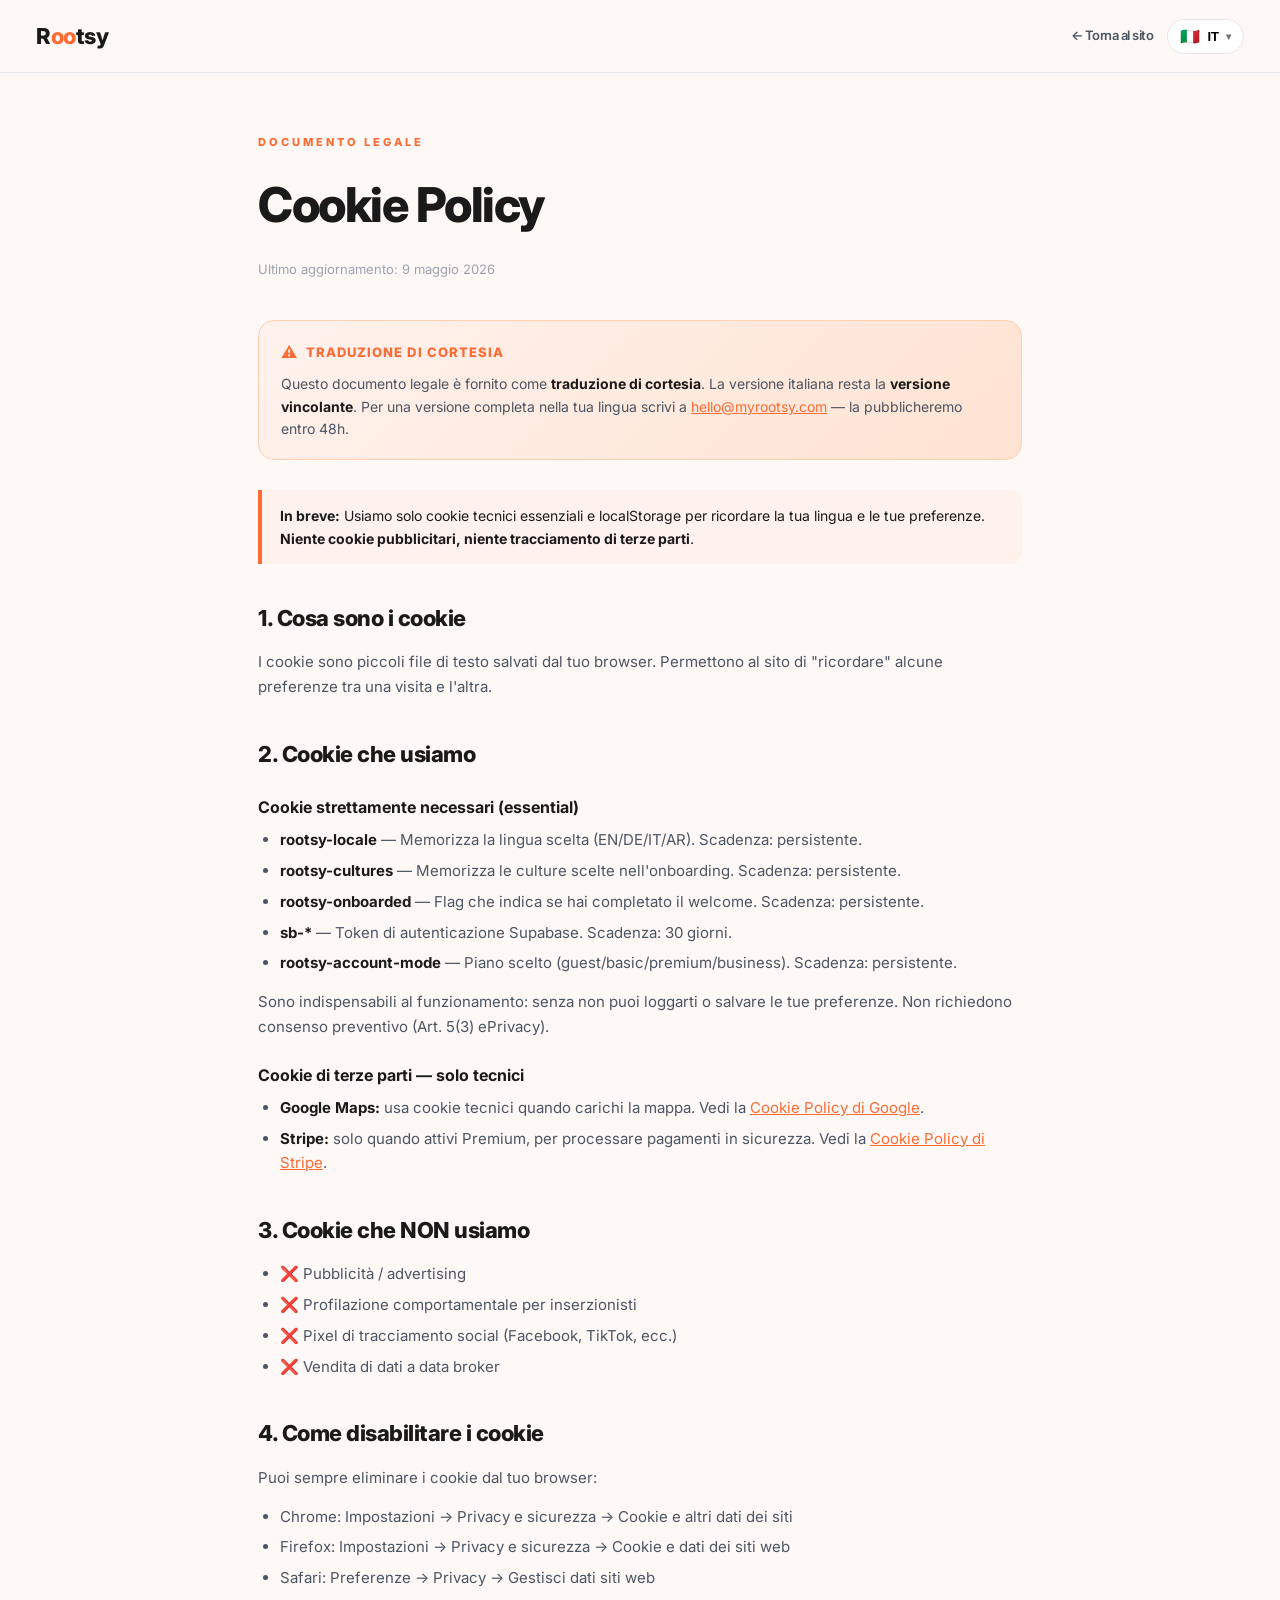
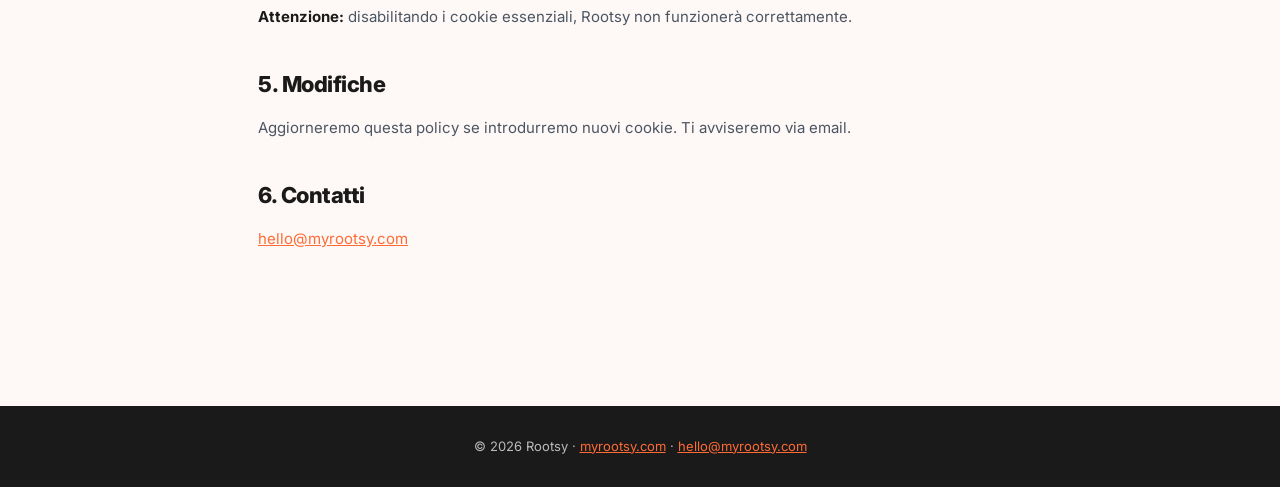
<file: cookies.html>
<!DOCTYPE html>
<html lang="it" translate="no">
<head>
<meta charset="UTF-8">
<meta name="google" content="notranslate" />
<meta name="viewport" content="width=device-width, initial-scale=1.0">
<title>Cookie Policy — Rootsy</title>
<link rel="icon" type="image/jpeg" href="rootsy-logo.jpg.jpeg">
<link href="https://fonts.googleapis.com/css2?family=Inter:wght@400;500;600;700;800;900&display=swap" rel="stylesheet">
<style>
  :root { --orange: #FF6B35; --cream: #FEF9F6; --white: #FFFFFF; --text: #1a1a1a; --text-mid: #4B5563; --text-soft: #9CA3AF; --border: #E5E7EB; }
  *, *::before, *::after { box-sizing: border-box; margin: 0; padding: 0; }
  body { font-family: 'Inter', -apple-system, sans-serif; background: var(--cream); color: var(--text); line-height: 1.65; }
  .legal-nav { padding: 18px 36px; background: rgba(254,249,246,0.95); border-bottom: 1px solid var(--border); display: flex; align-items: center; gap: 14px; position: sticky; top: 0; z-index: 10; backdrop-filter: blur(10px); }
  .legal-nav a { color: var(--text); text-decoration: none; font-weight: 800; font-size: 22px; letter-spacing: -0.5px; display: flex; align-items: center; gap: 10px; }
  .legal-nav a em { color: var(--orange); font-style: normal; }
  .legal-nav .back { margin-left: auto; font-size: 13px; font-weight: 600; color: var(--text-mid); }
  .legal-nav .back:hover { color: var(--orange); }
  .legal-lang { position: relative; }
  .ldd-btn { background: white; border: 1px solid var(--border); padding: 7px 12px; border-radius: 999px; font-size: 13px; font-weight: 700; cursor: pointer; display: inline-flex; align-items: center; gap: 7px; transition: all .2s; }
  .ldd-btn:hover { border-color: var(--orange); }
  .ldd-btn .ldd-flag { font-size: 16px; }
  .ldd-btn .ldd-caret { font-size: 10px; opacity: .55; transition: transform .2s; }
  .legal-lang.open .ldd-caret { transform: rotate(180deg); }
  .ldd-menu { position: absolute; right: 0; top: calc(100% + 6px); min-width: 200px; max-height: 360px; overflow-y: auto; background: white; border: 1px solid var(--border); border-radius: 14px; box-shadow: 0 14px 36px rgba(20,30,50,.12); padding: 6px; display: none; }
  .legal-lang.open .ldd-menu { display: block; }
  .ldd-item { display: flex; align-items: center; gap: 10px; width: 100%; padding: 9px 12px; background: transparent; border: 0; border-radius: 10px; cursor: pointer; font-size: 13.5px; font-weight: 600; color: var(--text); text-align: left; }
  .ldd-item:hover { background: #FFF2ED; }
  .ldd-item.active { background: var(--orange); color: white; }
  .ldd-item .ldd-f { font-size: 16px; }
  .legal-advisory { background: linear-gradient(135deg, #FFF2ED 0%, #FFE3D2 100%); border: 1px solid #FFD0B0; border-radius: 16px; padding: 18px 22px; margin: 24px 0 30px; }
  .legal-advisory-title { font-size: 13px; font-weight: 800; color: var(--orange); text-transform: uppercase; letter-spacing: .08em; margin-bottom: 8px; display: flex; align-items: center; gap: 8px; }
  .legal-advisory-title::before { content: '⚠'; font-size: 16px; }
  .legal-advisory-body { font-size: 14px; line-height: 1.6; color: var(--text-mid); }
  .legal-advisory-body strong { color: var(--text); }
  html[dir="rtl"] .legal-nav .back { margin-left: 0; margin-right: auto; }
  html[dir="rtl"] .ldd-menu { right: auto; left: 0; }
  main { max-width: 820px; margin: 0 auto; padding: 60px 28px 80px; }
  .eyebrow { font-size: 11px; font-weight: 800; letter-spacing: 3px; color: var(--orange); text-transform: uppercase; margin-bottom: 14px; }
  h1 { font-size: clamp(30px, 5vw, 48px); font-weight: 800; letter-spacing: -1.5px; margin-bottom: 14px; }
  .updated { font-size: 13px; color: var(--text-soft); margin-bottom: 40px; }
  h2 { font-size: 22px; font-weight: 800; margin: 36px 0 14px; color: var(--text); letter-spacing: -0.5px; }
  h3 { font-size: 16px; font-weight: 700; margin: 22px 0 8px; color: var(--text); }
  p, ul, ol { font-size: 15px; color: var(--text-mid); margin-bottom: 14px; }
  ul, ol { padding-left: 22px; }
  li { margin-bottom: 6px; }
  a { color: var(--orange); }
  strong { color: var(--text); font-weight: 700; }
  .alert { background: #FFF2ED; border-left: 4px solid var(--orange); padding: 14px 18px; border-radius: 0 12px 12px 0; margin: 18px 0; font-size: 14px; color: var(--text); }
  footer.foot { background: var(--text); color: rgba(255,255,255,0.7); padding: 30px 36px; font-size: 13px; text-align: center; margin-top: 60px; }
  footer.foot a { color: var(--orange); }
</style>
</head>
<body data-page="cookies">
<nav class="legal-nav">
  <a href="/"><span>R<em>oo</em>tsy</span></a>
  <a href="/" class="back" data-i18n="nav.back">← Torna al sito</a>
  <div id="legalDD" class="legal-lang">
    <button id="legalDDBtn" class="ldd-btn" aria-haspopup="listbox" aria-expanded="false">
      <span class="ldd-flag">🇮🇹</span><span class="ldd-code">IT</span><span class="ldd-caret">▾</span>
    </button>
    <div id="legalDDMenu" class="ldd-menu" role="listbox"></div>
  </div>
</nav>
<main>
  <p class="eyebrow" data-i18n="page.eyebrow">Documento legale</p>
  <h1>Cookie Policy</h1>
  <p class="updated">Ultimo aggiornamento: 9 maggio 2026</p>

  <div class="legal-advisory">
    <div class="legal-advisory-title" data-i18n="advisory.title">Traduzione di cortesia</div>
    <div class="legal-advisory-body" data-i18n-html="advisory.body">Questo documento legale è fornito come <strong>traduzione di cortesia</strong>. La versione italiana resta la <strong>versione vincolante</strong>. Per una versione completa nella tua lingua scrivi a <a href="mailto:hello@myrootsy.com">hello@myrootsy.com</a> — la pubblicheremo entro 48h.</div>
  </div>

  <div class="alert">
    <strong>In breve:</strong> Usiamo solo cookie tecnici essenziali e localStorage per ricordare la tua lingua e le tue preferenze. <strong>Niente cookie pubblicitari, niente tracciamento di terze parti</strong>.
  </div>

  <h2>1. Cosa sono i cookie</h2>
  <p>I cookie sono piccoli file di testo salvati dal tuo browser. Permettono al sito di "ricordare" alcune preferenze tra una visita e l'altra.</p>

  <h2>2. Cookie che usiamo</h2>

  <h3>Cookie strettamente necessari (essential)</h3>
  <ul>
    <li><strong>rootsy-locale</strong> — Memorizza la lingua scelta (EN/DE/IT/AR). Scadenza: persistente.</li>
    <li><strong>rootsy-cultures</strong> — Memorizza le culture scelte nell'onboarding. Scadenza: persistente.</li>
    <li><strong>rootsy-onboarded</strong> — Flag che indica se hai completato il welcome. Scadenza: persistente.</li>
    <li><strong>sb-*</strong> — Token di autenticazione Supabase. Scadenza: 30 giorni.</li>
    <li><strong>rootsy-account-mode</strong> — Piano scelto (guest/basic/premium/business). Scadenza: persistente.</li>
  </ul>
  <p>Sono indispensabili al funzionamento: senza non puoi loggarti o salvare le tue preferenze. Non richiedono consenso preventivo (Art. 5(3) ePrivacy).</p>

  <h3>Cookie di terze parti — solo tecnici</h3>
  <ul>
    <li><strong>Google Maps:</strong> usa cookie tecnici quando carichi la mappa. Vedi la <a href="https://policies.google.com/technologies/cookies" target="_blank" rel="noopener">Cookie Policy di Google</a>.</li>
    <li><strong>Stripe:</strong> solo quando attivi Premium, per processare pagamenti in sicurezza. Vedi la <a href="https://stripe.com/cookies-policy/legal" target="_blank" rel="noopener">Cookie Policy di Stripe</a>.</li>
  </ul>

  <h2>3. Cookie che NON usiamo</h2>
  <ul>
    <li>❌ Pubblicità / advertising</li>
    <li>❌ Profilazione comportamentale per inserzionisti</li>
    <li>❌ Pixel di tracciamento social (Facebook, TikTok, ecc.)</li>
    <li>❌ Vendita di dati a data broker</li>
  </ul>

  <h2>4. Come disabilitare i cookie</h2>
  <p>Puoi sempre eliminare i cookie dal tuo browser:</p>
  <ul>
    <li>Chrome: Impostazioni → Privacy e sicurezza → Cookie e altri dati dei siti</li>
    <li>Firefox: Impostazioni → Privacy e sicurezza → Cookie e dati dei siti web</li>
    <li>Safari: Preferenze → Privacy → Gestisci dati siti web</li>
  </ul>
  <p><strong>Attenzione:</strong> disabilitando i cookie essenziali, Rootsy non funzionerà correttamente.</p>

  <h2>5. Modifiche</h2>
  <p>Aggiorneremo questa policy se introdurremo nuovi cookie. Ti avviseremo via email.</p>

  <h2>6. Contatti</h2>
  <p><a href="mailto:hello@myrootsy.com">hello@myrootsy.com</a></p>
</main>
<footer class="foot" data-i18n-html="footer.copy">© 2026 Rootsy · <a href="/">myrootsy.com</a> · <a href="mailto:hello@myrootsy.com">hello@myrootsy.com</a></footer>
<script src="_legal-i18n.js" defer></script>
</body>
</html>
</file>
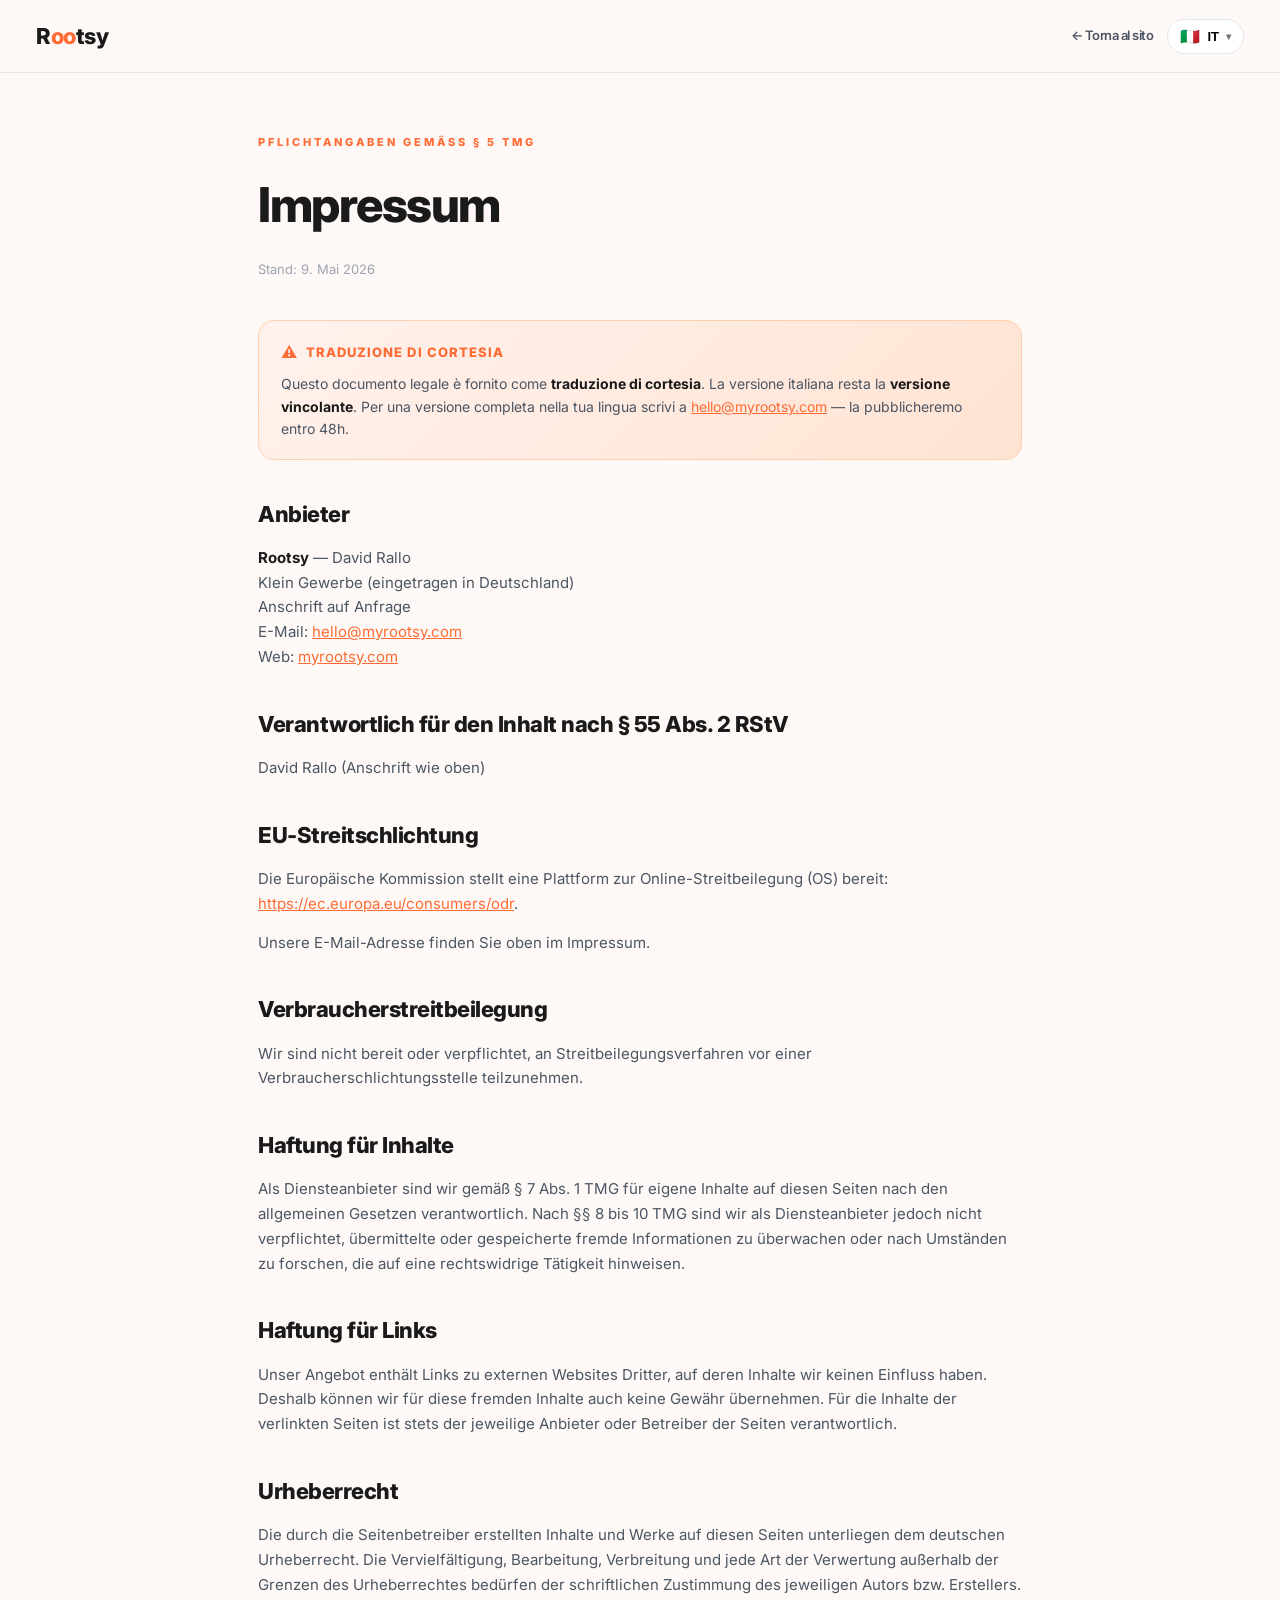
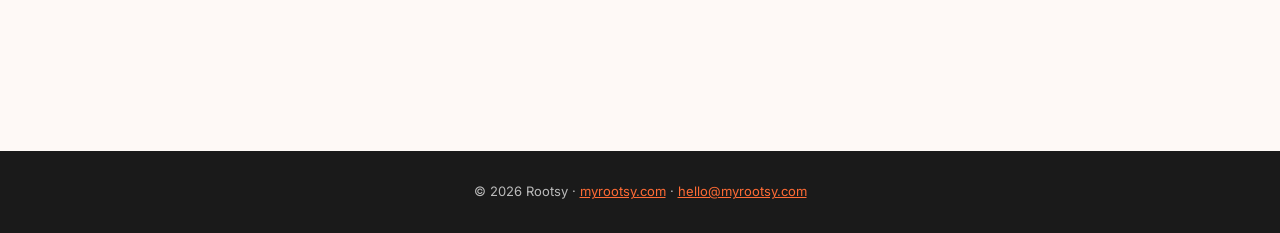
<file: impressum.html>
<!DOCTYPE html>
<html lang="de" translate="no">
<head>
<meta charset="UTF-8">
<meta name="google" content="notranslate" />
<meta name="viewport" content="width=device-width, initial-scale=1.0">
<title>Impressum — Rootsy</title>
<link rel="icon" type="image/jpeg" href="rootsy-logo.jpg.jpeg">
<link href="https://fonts.googleapis.com/css2?family=Inter:wght@400;500;600;700;800;900&display=swap" rel="stylesheet">
<style>
  :root { --orange: #FF6B35; --cream: #FEF9F6; --white: #FFFFFF; --text: #1a1a1a; --text-mid: #4B5563; --text-soft: #9CA3AF; --border: #E5E7EB; }
  *, *::before, *::after { box-sizing: border-box; margin: 0; padding: 0; }
  body { font-family: 'Inter', -apple-system, sans-serif; background: var(--cream); color: var(--text); line-height: 1.65; }
  .legal-nav { padding: 18px 36px; background: rgba(254,249,246,0.95); border-bottom: 1px solid var(--border); display: flex; align-items: center; gap: 14px; position: sticky; top: 0; z-index: 10; backdrop-filter: blur(10px); }
  .legal-nav a { color: var(--text); text-decoration: none; font-weight: 800; font-size: 22px; letter-spacing: -0.5px; display: flex; align-items: center; gap: 10px; }
  .legal-nav a em { color: var(--orange); font-style: normal; }
  .legal-nav .back { margin-left: auto; font-size: 13px; font-weight: 600; color: var(--text-mid); }
  .legal-nav .back:hover { color: var(--orange); }
  .legal-lang { position: relative; }
  .ldd-btn { background: white; border: 1px solid var(--border); padding: 7px 12px; border-radius: 999px; font-size: 13px; font-weight: 700; cursor: pointer; display: inline-flex; align-items: center; gap: 7px; transition: all .2s; }
  .ldd-btn:hover { border-color: var(--orange); }
  .ldd-btn .ldd-flag { font-size: 16px; }
  .ldd-btn .ldd-caret { font-size: 10px; opacity: .55; transition: transform .2s; }
  .legal-lang.open .ldd-caret { transform: rotate(180deg); }
  .ldd-menu { position: absolute; right: 0; top: calc(100% + 6px); min-width: 200px; max-height: 360px; overflow-y: auto; background: white; border: 1px solid var(--border); border-radius: 14px; box-shadow: 0 14px 36px rgba(20,30,50,.12); padding: 6px; display: none; }
  .legal-lang.open .ldd-menu { display: block; }
  .ldd-item { display: flex; align-items: center; gap: 10px; width: 100%; padding: 9px 12px; background: transparent; border: 0; border-radius: 10px; cursor: pointer; font-size: 13.5px; font-weight: 600; color: var(--text); text-align: left; }
  .ldd-item:hover { background: #FFF2ED; }
  .ldd-item.active { background: var(--orange); color: white; }
  .ldd-item .ldd-f { font-size: 16px; }
  .legal-advisory { background: linear-gradient(135deg, #FFF2ED 0%, #FFE3D2 100%); border: 1px solid #FFD0B0; border-radius: 16px; padding: 18px 22px; margin: 24px 0 30px; }
  .legal-advisory-title { font-size: 13px; font-weight: 800; color: var(--orange); text-transform: uppercase; letter-spacing: .08em; margin-bottom: 8px; display: flex; align-items: center; gap: 8px; }
  .legal-advisory-title::before { content: '⚠'; font-size: 16px; }
  .legal-advisory-body { font-size: 14px; line-height: 1.6; color: var(--text-mid); }
  .legal-advisory-body strong { color: var(--text); }
  html[dir="rtl"] .legal-nav .back { margin-left: 0; margin-right: auto; }
  html[dir="rtl"] .ldd-menu { right: auto; left: 0; }
  main { max-width: 820px; margin: 0 auto; padding: 60px 28px 80px; }
  .eyebrow { font-size: 11px; font-weight: 800; letter-spacing: 3px; color: var(--orange); text-transform: uppercase; margin-bottom: 14px; }
  h1 { font-size: clamp(30px, 5vw, 48px); font-weight: 800; letter-spacing: -1.5px; margin-bottom: 14px; }
  .updated { font-size: 13px; color: var(--text-soft); margin-bottom: 40px; }
  h2 { font-size: 22px; font-weight: 800; margin: 36px 0 14px; color: var(--text); letter-spacing: -0.5px; }
  h3 { font-size: 16px; font-weight: 700; margin: 22px 0 8px; color: var(--text); }
  p, ul, ol { font-size: 15px; color: var(--text-mid); margin-bottom: 14px; }
  ul, ol { padding-left: 22px; }
  li { margin-bottom: 6px; }
  a { color: var(--orange); }
  strong { color: var(--text); font-weight: 700; }
  .alert { background: #FFF2ED; border-left: 4px solid var(--orange); padding: 14px 18px; border-radius: 0 12px 12px 0; margin: 18px 0; font-size: 14px; color: var(--text); }
  footer.foot { background: var(--text); color: rgba(255,255,255,0.7); padding: 30px 36px; font-size: 13px; text-align: center; margin-top: 60px; }
  footer.foot a { color: var(--orange); }
</style>
</head>
<body data-page="impressum">
<nav class="legal-nav">
  <a href="/"><span>R<em>oo</em>tsy</span></a>
  <a href="/" class="back" data-i18n="nav.back">← Zurück zur Website</a>
  <div id="legalDD" class="legal-lang">
    <button id="legalDDBtn" class="ldd-btn" aria-haspopup="listbox" aria-expanded="false">
      <span class="ldd-flag">🇩🇪</span><span class="ldd-code">DE</span><span class="ldd-caret">▾</span>
    </button>
    <div id="legalDDMenu" class="ldd-menu" role="listbox"></div>
  </div>
</nav>
<main>
  <p class="eyebrow">Pflichtangaben gemäß § 5 TMG</p>
  <h1>Impressum</h1>
  <p class="updated">Stand: 9. Mai 2026</p>

  <div class="legal-advisory">
    <div class="legal-advisory-title" data-i18n="advisory.title">Höflichkeitsübersetzung</div>
    <div class="legal-advisory-body" data-i18n-html="advisory.body">Dieses Rechtsdokument ist gemäß § 5 TMG auf Deutsch vorgeschrieben. Die <strong>deutsche Version</strong> bleibt rechtsverbindlich. Für eine vollständige Übersetzung in deiner Sprache schreibe an <a href="mailto:hello@myrootsy.com">hello@myrootsy.com</a>.</div>
  </div>

  <h2>Anbieter</h2>
  <p>
    <strong>Rootsy</strong> — David Rallo<br>
    Klein Gewerbe (eingetragen in Deutschland)<br>
    Anschrift auf Anfrage<br>
    E-Mail: <a href="mailto:hello@myrootsy.com">hello@myrootsy.com</a><br>
    Web: <a href="https://myrootsy.com">myrootsy.com</a>
  </p>

  <h2>Verantwortlich für den Inhalt nach § 55 Abs. 2 RStV</h2>
  <p>David Rallo (Anschrift wie oben)</p>

  <h2>EU-Streitschlichtung</h2>
  <p>Die Europäische Kommission stellt eine Plattform zur Online-Streitbeilegung (OS) bereit: <a href="https://ec.europa.eu/consumers/odr" target="_blank" rel="noopener">https://ec.europa.eu/consumers/odr</a>.</p>
  <p>Unsere E-Mail-Adresse finden Sie oben im Impressum.</p>

  <h2>Verbraucherstreitbeilegung</h2>
  <p>Wir sind nicht bereit oder verpflichtet, an Streitbeilegungsverfahren vor einer Verbraucherschlichtungsstelle teilzunehmen.</p>

  <h2>Haftung für Inhalte</h2>
  <p>Als Diensteanbieter sind wir gemäß § 7 Abs. 1 TMG für eigene Inhalte auf diesen Seiten nach den allgemeinen Gesetzen verantwortlich. Nach §§ 8 bis 10 TMG sind wir als Diensteanbieter jedoch nicht verpflichtet, übermittelte oder gespeicherte fremde Informationen zu überwachen oder nach Umständen zu forschen, die auf eine rechtswidrige Tätigkeit hinweisen.</p>

  <h2>Haftung für Links</h2>
  <p>Unser Angebot enthält Links zu externen Websites Dritter, auf deren Inhalte wir keinen Einfluss haben. Deshalb können wir für diese fremden Inhalte auch keine Gewähr übernehmen. Für die Inhalte der verlinkten Seiten ist stets der jeweilige Anbieter oder Betreiber der Seiten verantwortlich.</p>

  <h2>Urheberrecht</h2>
  <p>Die durch die Seitenbetreiber erstellten Inhalte und Werke auf diesen Seiten unterliegen dem deutschen Urheberrecht. Die Vervielfältigung, Bearbeitung, Verbreitung und jede Art der Verwertung außerhalb der Grenzen des Urheberrechtes bedürfen der schriftlichen Zustimmung des jeweiligen Autors bzw. Erstellers.</p>
</main>
<footer class="foot" data-i18n-html="footer.copy">© 2026 Rootsy · <a href="/">myrootsy.com</a> · <a href="mailto:hello@myrootsy.com">hello@myrootsy.com</a></footer>
<script src="_legal-i18n.js" defer></script>
</body>
</html>
</file>
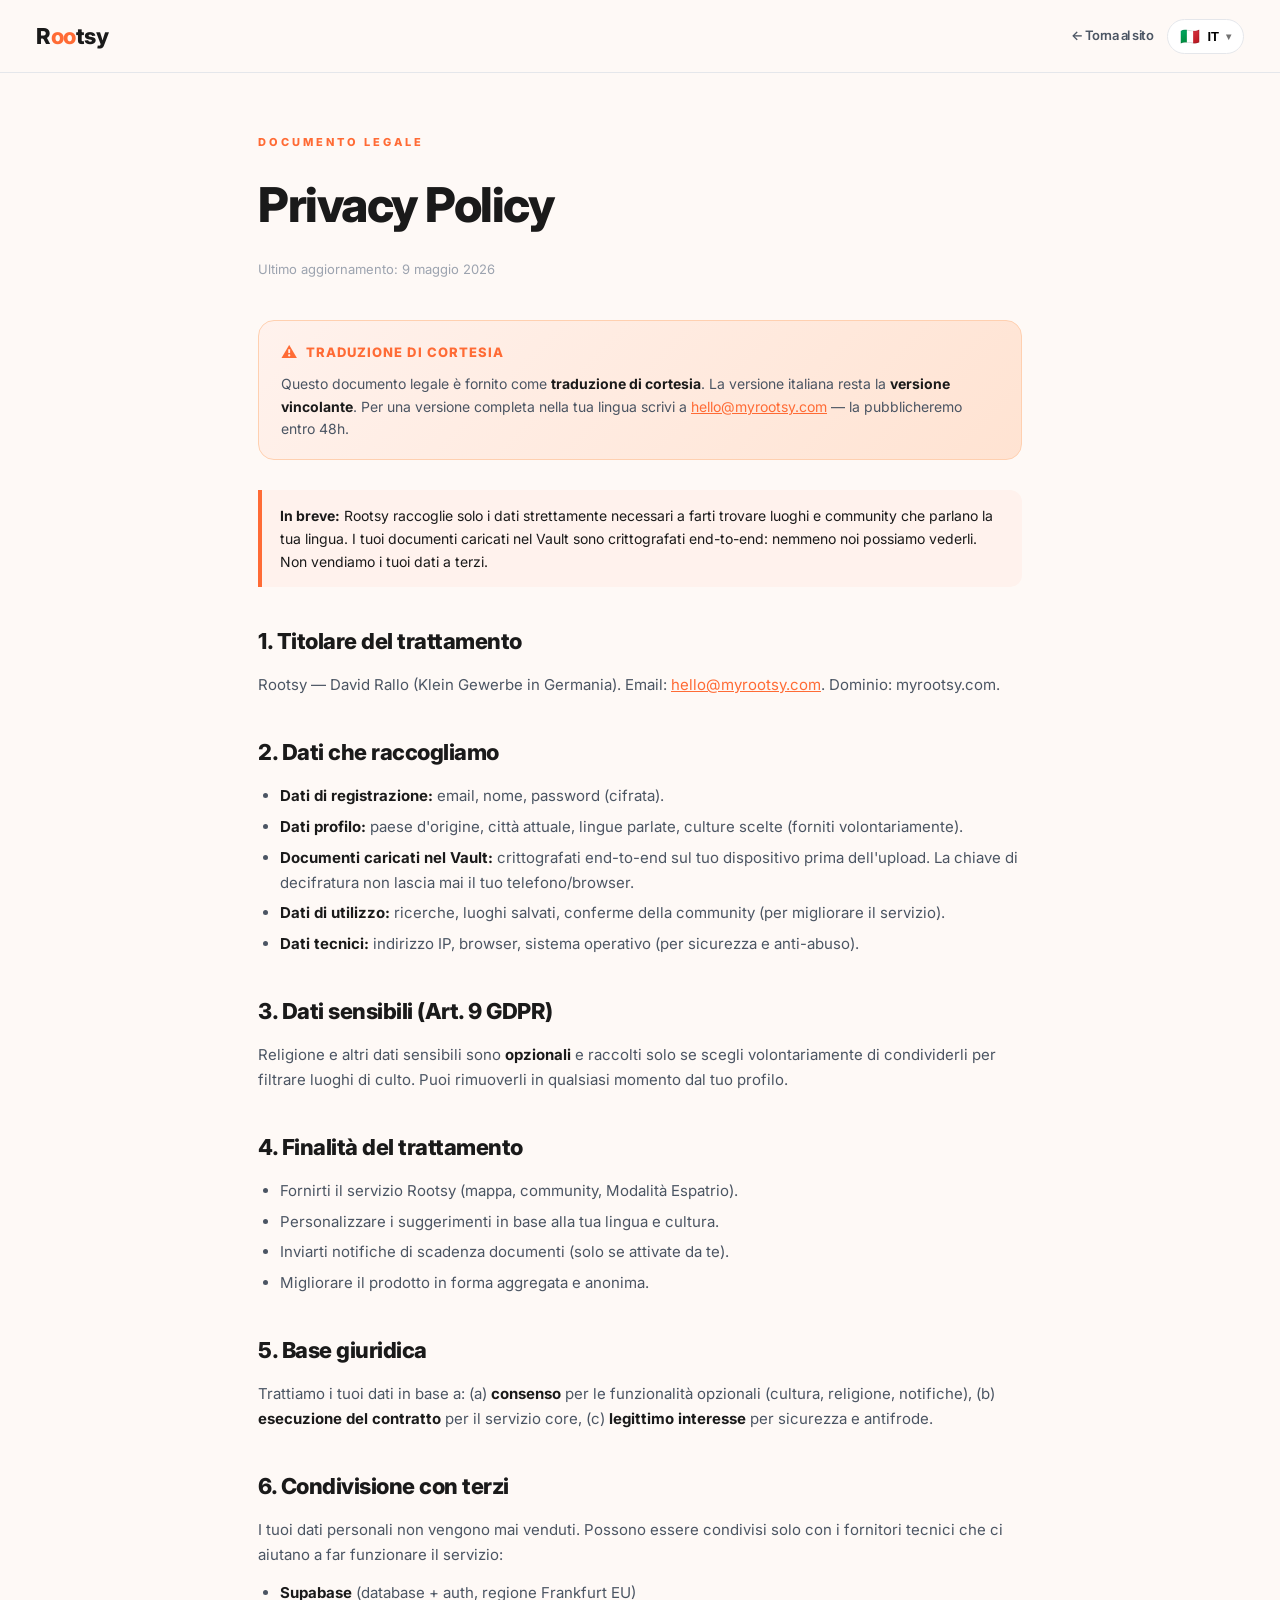
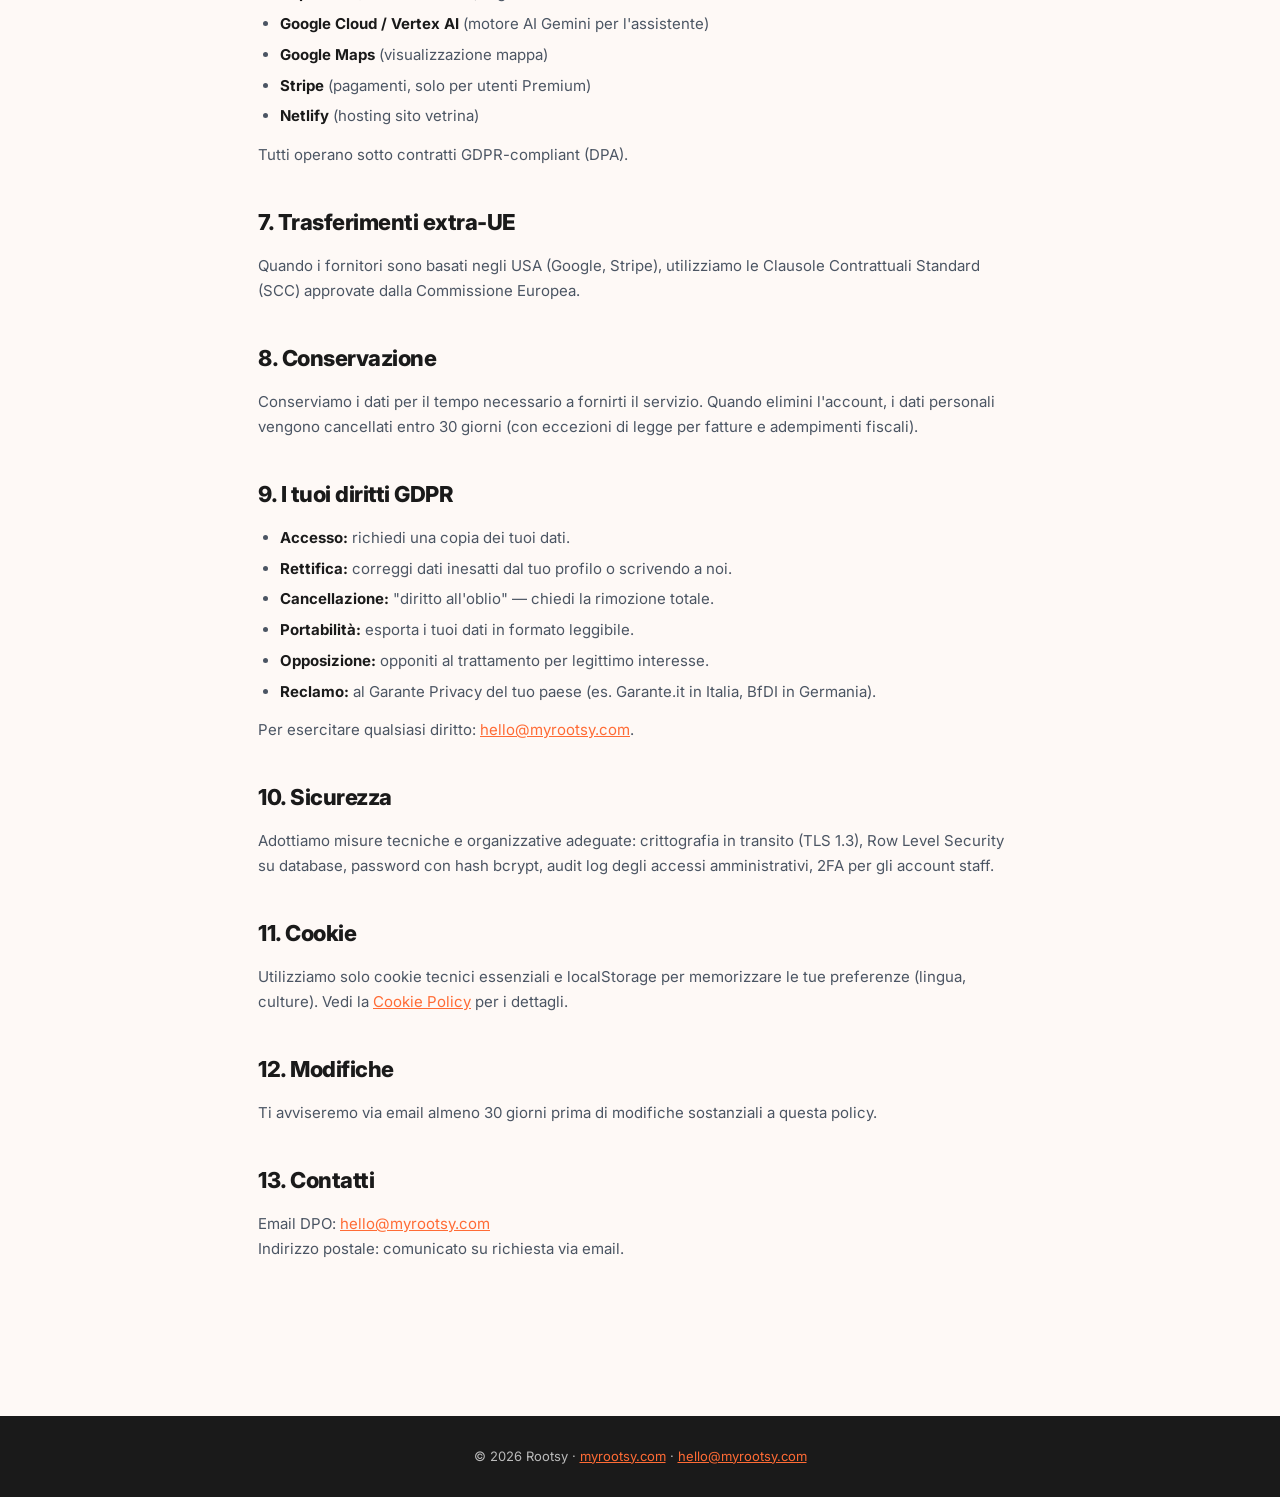
<file: privacy.html>
<!DOCTYPE html>
<html lang="it" translate="no">
<head>
<meta charset="UTF-8">
<meta name="google" content="notranslate" />
<meta name="viewport" content="width=device-width, initial-scale=1.0">
<title>Privacy Policy — Rootsy</title>
<link rel="icon" type="image/jpeg" href="rootsy-logo.jpg.jpeg">
<link href="https://fonts.googleapis.com/css2?family=Inter:wght@400;500;600;700;800;900&display=swap" rel="stylesheet">
<style>
  :root { --orange: #FF6B35; --cream: #FEF9F6; --white: #FFFFFF; --text: #1a1a1a; --text-mid: #4B5563; --text-soft: #9CA3AF; --border: #E5E7EB; }
  *, *::before, *::after { box-sizing: border-box; margin: 0; padding: 0; }
  body { font-family: 'Inter', -apple-system, sans-serif; background: var(--cream); color: var(--text); line-height: 1.65; }
  .legal-nav { padding: 18px 36px; background: rgba(254,249,246,0.95); border-bottom: 1px solid var(--border); display: flex; align-items: center; gap: 14px; position: sticky; top: 0; z-index: 10; backdrop-filter: blur(10px); }
  .legal-nav a { color: var(--text); text-decoration: none; font-weight: 800; font-size: 22px; letter-spacing: -0.5px; display: flex; align-items: center; gap: 10px; }
  .legal-nav a em { color: var(--orange); font-style: normal; }
  .legal-nav .back { margin-left: auto; font-size: 13px; font-weight: 600; color: var(--text-mid); }
  .legal-nav .back:hover { color: var(--orange); }
  /* Selettore lingua compatto */
  .legal-lang { position: relative; }
  .ldd-btn { background: white; border: 1px solid var(--border); padding: 7px 12px; border-radius: 999px; font-size: 13px; font-weight: 700; cursor: pointer; display: inline-flex; align-items: center; gap: 7px; transition: all .2s; }
  .ldd-btn:hover { border-color: var(--orange); }
  .ldd-btn .ldd-flag { font-size: 16px; }
  .ldd-btn .ldd-caret { font-size: 10px; opacity: .55; transition: transform .2s; }
  .legal-lang.open .ldd-caret { transform: rotate(180deg); }
  .ldd-menu { position: absolute; right: 0; top: calc(100% + 6px); min-width: 200px; max-height: 360px; overflow-y: auto; background: white; border: 1px solid var(--border); border-radius: 14px; box-shadow: 0 14px 36px rgba(20,30,50,.12); padding: 6px; display: none; }
  .legal-lang.open .ldd-menu { display: block; }
  .ldd-item { display: flex; align-items: center; gap: 10px; width: 100%; padding: 9px 12px; background: transparent; border: 0; border-radius: 10px; cursor: pointer; font-size: 13.5px; font-weight: 600; color: var(--text); text-align: left; }
  .ldd-item:hover { background: #FFF2ED; }
  .ldd-item.active { background: var(--orange); color: white; }
  .ldd-item .ldd-f { font-size: 16px; }
  /* Advisory bar (traduzione di cortesia) */
  .legal-advisory { background: linear-gradient(135deg, #FFF2ED 0%, #FFE3D2 100%); border: 1px solid #FFD0B0; border-radius: 16px; padding: 18px 22px; margin: 24px 0 30px; }
  .legal-advisory-title { font-size: 13px; font-weight: 800; color: var(--orange); text-transform: uppercase; letter-spacing: .08em; margin-bottom: 8px; display: flex; align-items: center; gap: 8px; }
  .legal-advisory-title::before { content: '⚠'; font-size: 16px; }
  .legal-advisory-body { font-size: 14px; line-height: 1.6; color: var(--text-mid); }
  .legal-advisory-body strong { color: var(--text); }
  html[dir="rtl"] .legal-nav .back { margin-left: 0; margin-right: auto; }
  html[dir="rtl"] .ldd-menu { right: auto; left: 0; }
  main { max-width: 820px; margin: 0 auto; padding: 60px 28px 80px; }
  .eyebrow { font-size: 11px; font-weight: 800; letter-spacing: 3px; color: var(--orange); text-transform: uppercase; margin-bottom: 14px; }
  h1 { font-size: clamp(30px, 5vw, 48px); font-weight: 800; letter-spacing: -1.5px; margin-bottom: 14px; }
  .updated { font-size: 13px; color: var(--text-soft); margin-bottom: 40px; }
  h2 { font-size: 22px; font-weight: 800; margin: 36px 0 14px; color: var(--text); letter-spacing: -0.5px; }
  h3 { font-size: 16px; font-weight: 700; margin: 22px 0 8px; color: var(--text); }
  p, ul, ol { font-size: 15px; color: var(--text-mid); margin-bottom: 14px; }
  ul, ol { padding-left: 22px; }
  li { margin-bottom: 6px; }
  a { color: var(--orange); }
  strong { color: var(--text); font-weight: 700; }
  .alert { background: #FFF2ED; border-left: 4px solid var(--orange); padding: 14px 18px; border-radius: 0 12px 12px 0; margin: 18px 0; font-size: 14px; color: var(--text); }
  footer.foot { background: var(--text); color: rgba(255,255,255,0.7); padding: 30px 36px; font-size: 13px; text-align: center; margin-top: 60px; }
  footer.foot a { color: var(--orange); }
</style>
</head>
<body data-page="privacy">
<nav class="legal-nav">
  <a href="/"><span>R<em>oo</em>tsy</span></a>
  <a href="/" class="back" data-i18n="nav.back">← Torna al sito</a>
  <div id="legalDD" class="legal-lang">
    <button id="legalDDBtn" class="ldd-btn" aria-haspopup="listbox" aria-expanded="false">
      <span class="ldd-flag">🇮🇹</span><span class="ldd-code">IT</span><span class="ldd-caret">▾</span>
    </button>
    <div id="legalDDMenu" class="ldd-menu" role="listbox"></div>
  </div>
</nav>
<main>
  <p class="eyebrow" data-i18n="page.eyebrow">Documento legale</p>
  <h1>Privacy Policy</h1>
  <p class="updated">Ultimo aggiornamento: 9 maggio 2026</p>

  <div class="legal-advisory">
    <div class="legal-advisory-title" data-i18n="advisory.title">Traduzione di cortesia</div>
    <div class="legal-advisory-body" data-i18n-html="advisory.body">Questo documento legale è fornito come <strong>traduzione di cortesia</strong>. La versione italiana resta la <strong>versione vincolante</strong>. Per una versione completa nella tua lingua scrivi a <a href="mailto:hello@myrootsy.com">hello@myrootsy.com</a> — la pubblicheremo entro 48h.</div>
  </div>

  <div class="alert">
    <strong>In breve:</strong> Rootsy raccoglie solo i dati strettamente necessari a farti trovare luoghi e community che parlano la tua lingua. I tuoi documenti caricati nel Vault sono crittografati end-to-end: nemmeno noi possiamo vederli. Non vendiamo i tuoi dati a terzi.
  </div>

  <h2>1. Titolare del trattamento</h2>
  <p>Rootsy — David Rallo (Klein Gewerbe in Germania). Email: <a href="mailto:hello@myrootsy.com">hello@myrootsy.com</a>. Dominio: myrootsy.com.</p>

  <h2>2. Dati che raccogliamo</h2>
  <ul>
    <li><strong>Dati di registrazione:</strong> email, nome, password (cifrata).</li>
    <li><strong>Dati profilo:</strong> paese d'origine, città attuale, lingue parlate, culture scelte (forniti volontariamente).</li>
    <li><strong>Documenti caricati nel Vault:</strong> crittografati end-to-end sul tuo dispositivo prima dell'upload. La chiave di decifratura non lascia mai il tuo telefono/browser.</li>
    <li><strong>Dati di utilizzo:</strong> ricerche, luoghi salvati, conferme della community (per migliorare il servizio).</li>
    <li><strong>Dati tecnici:</strong> indirizzo IP, browser, sistema operativo (per sicurezza e anti-abuso).</li>
  </ul>

  <h2>3. Dati sensibili (Art. 9 GDPR)</h2>
  <p>Religione e altri dati sensibili sono <strong>opzionali</strong> e raccolti solo se scegli volontariamente di condividerli per filtrare luoghi di culto. Puoi rimuoverli in qualsiasi momento dal tuo profilo.</p>

  <h2>4. Finalità del trattamento</h2>
  <ul>
    <li>Fornirti il servizio Rootsy (mappa, community, Modalità Espatrio).</li>
    <li>Personalizzare i suggerimenti in base alla tua lingua e cultura.</li>
    <li>Inviarti notifiche di scadenza documenti (solo se attivate da te).</li>
    <li>Migliorare il prodotto in forma aggregata e anonima.</li>
  </ul>

  <h2>5. Base giuridica</h2>
  <p>Trattiamo i tuoi dati in base a: (a) <strong>consenso</strong> per le funzionalità opzionali (cultura, religione, notifiche), (b) <strong>esecuzione del contratto</strong> per il servizio core, (c) <strong>legittimo interesse</strong> per sicurezza e antifrode.</p>

  <h2>6. Condivisione con terzi</h2>
  <p>I tuoi dati personali non vengono mai venduti. Possono essere condivisi solo con i fornitori tecnici che ci aiutano a far funzionare il servizio:</p>
  <ul>
    <li><strong>Supabase</strong> (database + auth, regione Frankfurt EU)</li>
    <li><strong>Google Cloud / Vertex AI</strong> (motore AI Gemini per l'assistente)</li>
    <li><strong>Google Maps</strong> (visualizzazione mappa)</li>
    <li><strong>Stripe</strong> (pagamenti, solo per utenti Premium)</li>
    <li><strong>Netlify</strong> (hosting sito vetrina)</li>
  </ul>
  <p>Tutti operano sotto contratti GDPR-compliant (DPA).</p>

  <h2>7. Trasferimenti extra-UE</h2>
  <p>Quando i fornitori sono basati negli USA (Google, Stripe), utilizziamo le Clausole Contrattuali Standard (SCC) approvate dalla Commissione Europea.</p>

  <h2>8. Conservazione</h2>
  <p>Conserviamo i dati per il tempo necessario a fornirti il servizio. Quando elimini l'account, i dati personali vengono cancellati entro 30 giorni (con eccezioni di legge per fatture e adempimenti fiscali).</p>

  <h2>9. I tuoi diritti GDPR</h2>
  <ul>
    <li><strong>Accesso:</strong> richiedi una copia dei tuoi dati.</li>
    <li><strong>Rettifica:</strong> correggi dati inesatti dal tuo profilo o scrivendo a noi.</li>
    <li><strong>Cancellazione:</strong> "diritto all'oblio" — chiedi la rimozione totale.</li>
    <li><strong>Portabilità:</strong> esporta i tuoi dati in formato leggibile.</li>
    <li><strong>Opposizione:</strong> opponiti al trattamento per legittimo interesse.</li>
    <li><strong>Reclamo:</strong> al Garante Privacy del tuo paese (es. Garante.it in Italia, BfDI in Germania).</li>
  </ul>
  <p>Per esercitare qualsiasi diritto: <a href="mailto:hello@myrootsy.com">hello@myrootsy.com</a>.</p>

  <h2>10. Sicurezza</h2>
  <p>Adottiamo misure tecniche e organizzative adeguate: crittografia in transito (TLS 1.3), Row Level Security su database, password con hash bcrypt, audit log degli accessi amministrativi, 2FA per gli account staff.</p>

  <h2>11. Cookie</h2>
  <p>Utilizziamo solo cookie tecnici essenziali e localStorage per memorizzare le tue preferenze (lingua, culture). Vedi la <a href="cookies.html">Cookie Policy</a> per i dettagli.</p>

  <h2>12. Modifiche</h2>
  <p>Ti avviseremo via email almeno 30 giorni prima di modifiche sostanziali a questa policy.</p>

  <h2>13. Contatti</h2>
  <p>Email DPO: <a href="mailto:hello@myrootsy.com">hello@myrootsy.com</a><br>
  Indirizzo postale: comunicato su richiesta via email.</p>
</main>
<footer class="foot" data-i18n-html="footer.copy">© 2026 Rootsy · <a href="/">myrootsy.com</a> · <a href="mailto:hello@myrootsy.com">hello@myrootsy.com</a></footer>
<script src="_legal-i18n.js" defer></script>
</body>
</html>
</file>
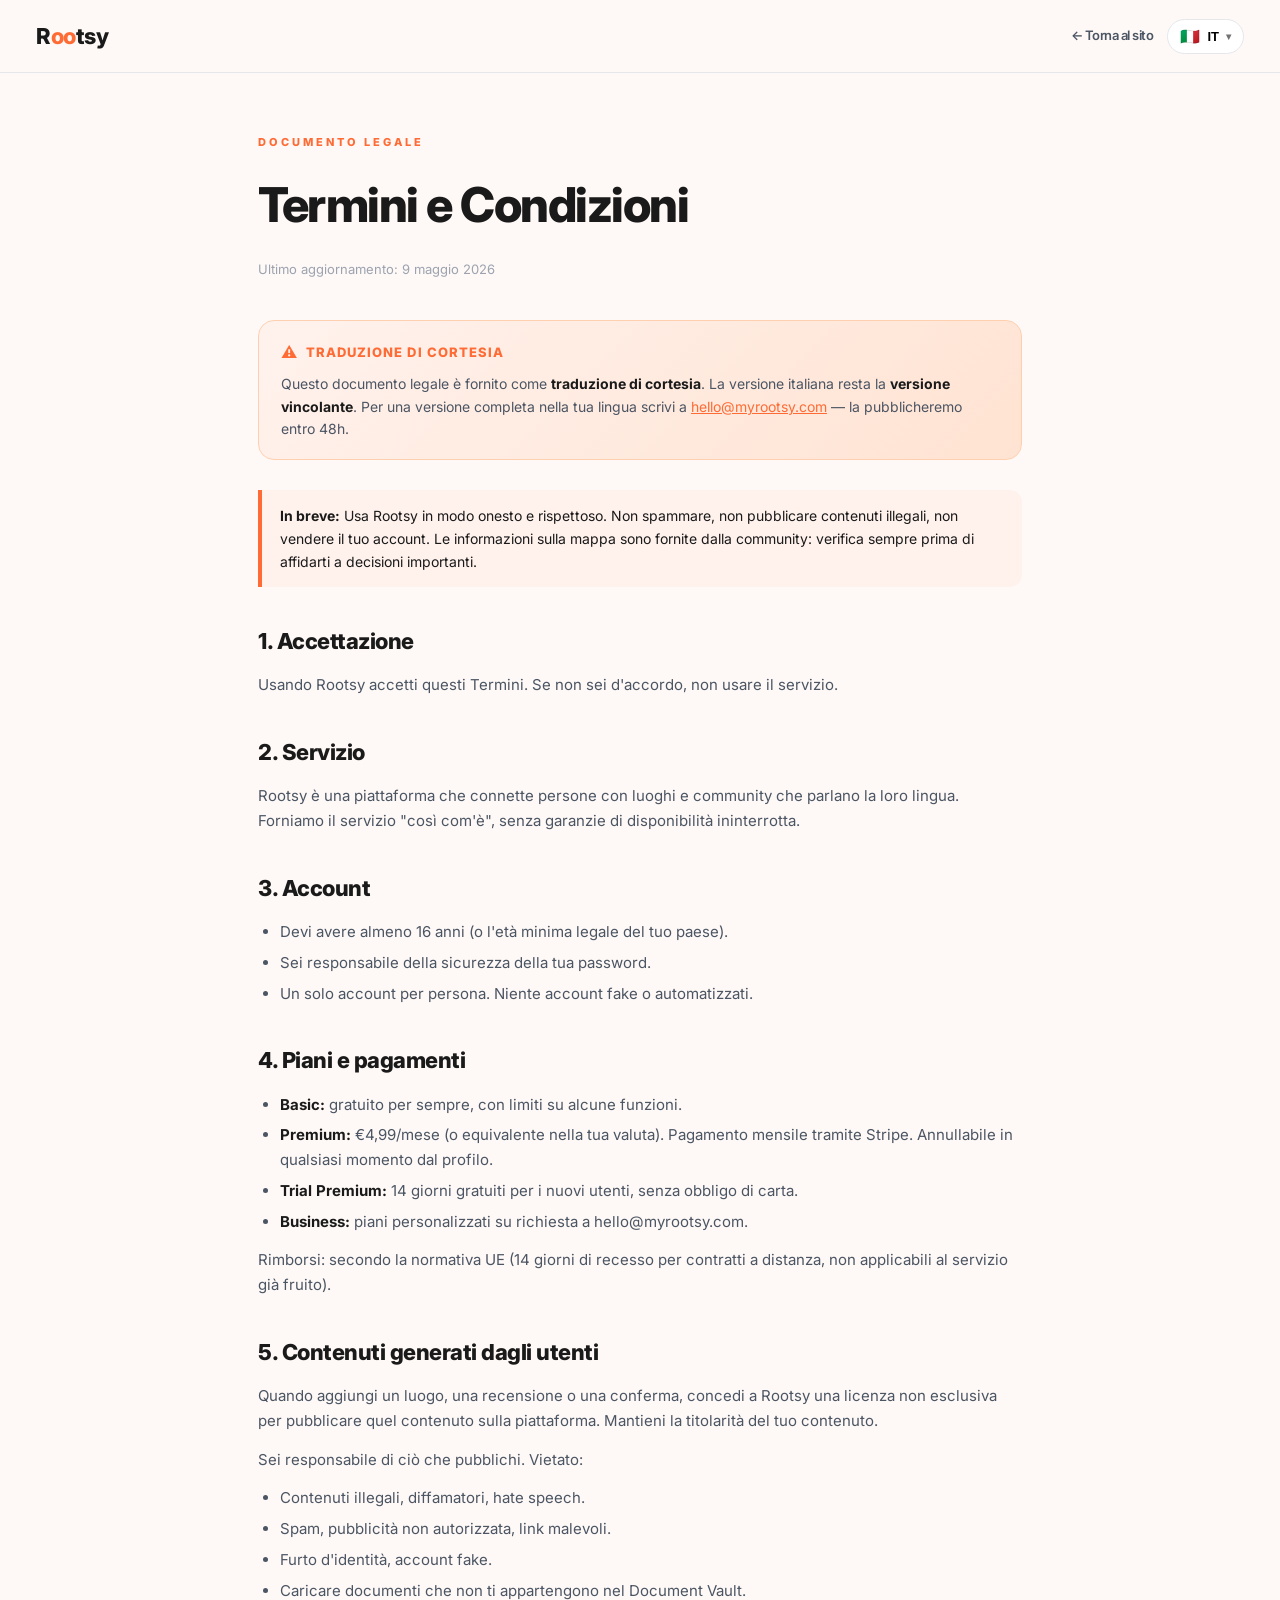
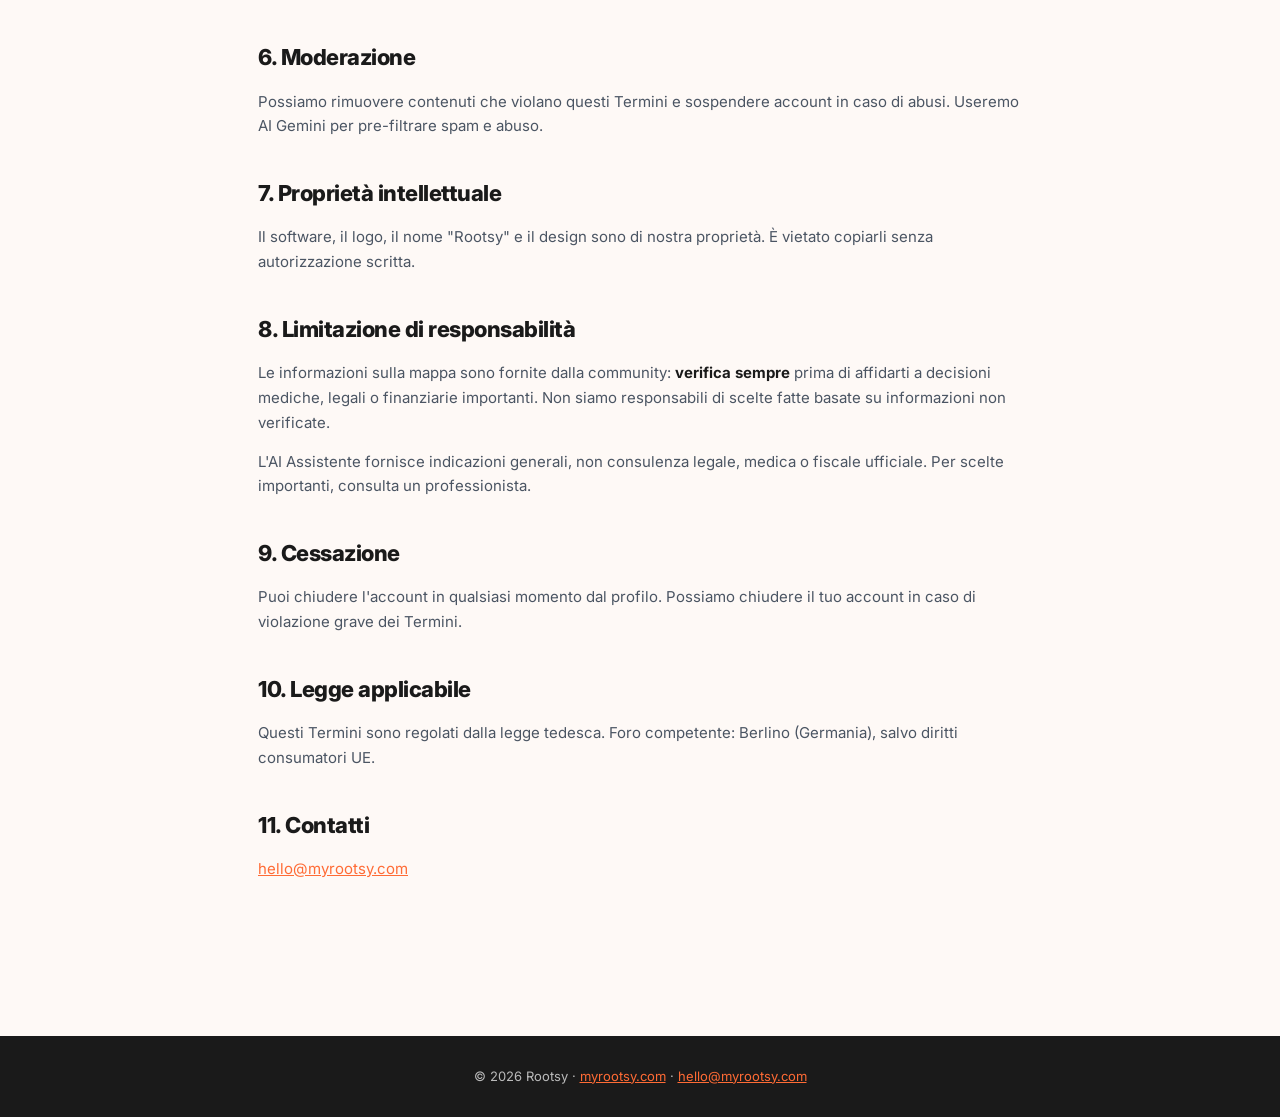
<file: terms.html>
<!DOCTYPE html>
<html lang="it" translate="no">
<head>
<meta charset="UTF-8">
<meta name="google" content="notranslate" />
<meta name="viewport" content="width=device-width, initial-scale=1.0">
<title>Termini e Condizioni — Rootsy</title>
<link rel="icon" type="image/jpeg" href="rootsy-logo.jpg.jpeg">
<link href="https://fonts.googleapis.com/css2?family=Inter:wght@400;500;600;700;800;900&display=swap" rel="stylesheet">
<style>
  :root { --orange: #FF6B35; --cream: #FEF9F6; --white: #FFFFFF; --text: #1a1a1a; --text-mid: #4B5563; --text-soft: #9CA3AF; --border: #E5E7EB; }
  *, *::before, *::after { box-sizing: border-box; margin: 0; padding: 0; }
  body { font-family: 'Inter', -apple-system, sans-serif; background: var(--cream); color: var(--text); line-height: 1.65; }
  .legal-nav { padding: 18px 36px; background: rgba(254,249,246,0.95); border-bottom: 1px solid var(--border); display: flex; align-items: center; gap: 14px; position: sticky; top: 0; z-index: 10; backdrop-filter: blur(10px); }
  .legal-nav a { color: var(--text); text-decoration: none; font-weight: 800; font-size: 22px; letter-spacing: -0.5px; display: flex; align-items: center; gap: 10px; }
  .legal-nav a em { color: var(--orange); font-style: normal; }
  .legal-nav .back { margin-left: auto; font-size: 13px; font-weight: 600; color: var(--text-mid); }
  .legal-nav .back:hover { color: var(--orange); }
  .legal-lang { position: relative; }
  .ldd-btn { background: white; border: 1px solid var(--border); padding: 7px 12px; border-radius: 999px; font-size: 13px; font-weight: 700; cursor: pointer; display: inline-flex; align-items: center; gap: 7px; transition: all .2s; }
  .ldd-btn:hover { border-color: var(--orange); }
  .ldd-btn .ldd-flag { font-size: 16px; }
  .ldd-btn .ldd-caret { font-size: 10px; opacity: .55; transition: transform .2s; }
  .legal-lang.open .ldd-caret { transform: rotate(180deg); }
  .ldd-menu { position: absolute; right: 0; top: calc(100% + 6px); min-width: 200px; max-height: 360px; overflow-y: auto; background: white; border: 1px solid var(--border); border-radius: 14px; box-shadow: 0 14px 36px rgba(20,30,50,.12); padding: 6px; display: none; }
  .legal-lang.open .ldd-menu { display: block; }
  .ldd-item { display: flex; align-items: center; gap: 10px; width: 100%; padding: 9px 12px; background: transparent; border: 0; border-radius: 10px; cursor: pointer; font-size: 13.5px; font-weight: 600; color: var(--text); text-align: left; }
  .ldd-item:hover { background: #FFF2ED; }
  .ldd-item.active { background: var(--orange); color: white; }
  .ldd-item .ldd-f { font-size: 16px; }
  .legal-advisory { background: linear-gradient(135deg, #FFF2ED 0%, #FFE3D2 100%); border: 1px solid #FFD0B0; border-radius: 16px; padding: 18px 22px; margin: 24px 0 30px; }
  .legal-advisory-title { font-size: 13px; font-weight: 800; color: var(--orange); text-transform: uppercase; letter-spacing: .08em; margin-bottom: 8px; display: flex; align-items: center; gap: 8px; }
  .legal-advisory-title::before { content: '⚠'; font-size: 16px; }
  .legal-advisory-body { font-size: 14px; line-height: 1.6; color: var(--text-mid); }
  .legal-advisory-body strong { color: var(--text); }
  html[dir="rtl"] .legal-nav .back { margin-left: 0; margin-right: auto; }
  html[dir="rtl"] .ldd-menu { right: auto; left: 0; }
  main { max-width: 820px; margin: 0 auto; padding: 60px 28px 80px; }
  .eyebrow { font-size: 11px; font-weight: 800; letter-spacing: 3px; color: var(--orange); text-transform: uppercase; margin-bottom: 14px; }
  h1 { font-size: clamp(30px, 5vw, 48px); font-weight: 800; letter-spacing: -1.5px; margin-bottom: 14px; }
  .updated { font-size: 13px; color: var(--text-soft); margin-bottom: 40px; }
  h2 { font-size: 22px; font-weight: 800; margin: 36px 0 14px; color: var(--text); letter-spacing: -0.5px; }
  h3 { font-size: 16px; font-weight: 700; margin: 22px 0 8px; color: var(--text); }
  p, ul, ol { font-size: 15px; color: var(--text-mid); margin-bottom: 14px; }
  ul, ol { padding-left: 22px; }
  li { margin-bottom: 6px; }
  a { color: var(--orange); }
  strong { color: var(--text); font-weight: 700; }
  .alert { background: #FFF2ED; border-left: 4px solid var(--orange); padding: 14px 18px; border-radius: 0 12px 12px 0; margin: 18px 0; font-size: 14px; color: var(--text); }
  footer.foot { background: var(--text); color: rgba(255,255,255,0.7); padding: 30px 36px; font-size: 13px; text-align: center; margin-top: 60px; }
  footer.foot a { color: var(--orange); }
</style>
</head>
<body data-page="terms">
<nav class="legal-nav">
  <a href="/"><span>R<em>oo</em>tsy</span></a>
  <a href="/" class="back" data-i18n="nav.back">← Torna al sito</a>
  <div id="legalDD" class="legal-lang">
    <button id="legalDDBtn" class="ldd-btn" aria-haspopup="listbox" aria-expanded="false">
      <span class="ldd-flag">🇮🇹</span><span class="ldd-code">IT</span><span class="ldd-caret">▾</span>
    </button>
    <div id="legalDDMenu" class="ldd-menu" role="listbox"></div>
  </div>
</nav>
<main>
  <p class="eyebrow" data-i18n="page.eyebrow">Documento legale</p>
  <h1>Termini e Condizioni</h1>
  <p class="updated">Ultimo aggiornamento: 9 maggio 2026</p>

  <div class="legal-advisory">
    <div class="legal-advisory-title" data-i18n="advisory.title">Traduzione di cortesia</div>
    <div class="legal-advisory-body" data-i18n-html="advisory.body">Questo documento legale è fornito come <strong>traduzione di cortesia</strong>. La versione italiana resta la <strong>versione vincolante</strong>. Per una versione completa nella tua lingua scrivi a <a href="mailto:hello@myrootsy.com">hello@myrootsy.com</a> — la pubblicheremo entro 48h.</div>
  </div>

  <div class="alert">
    <strong>In breve:</strong> Usa Rootsy in modo onesto e rispettoso. Non spammare, non pubblicare contenuti illegali, non vendere il tuo account. Le informazioni sulla mappa sono fornite dalla community: verifica sempre prima di affidarti a decisioni importanti.
  </div>

  <h2>1. Accettazione</h2>
  <p>Usando Rootsy accetti questi Termini. Se non sei d'accordo, non usare il servizio.</p>

  <h2>2. Servizio</h2>
  <p>Rootsy è una piattaforma che connette persone con luoghi e community che parlano la loro lingua. Forniamo il servizio "così com'è", senza garanzie di disponibilità ininterrotta.</p>

  <h2>3. Account</h2>
  <ul>
    <li>Devi avere almeno 16 anni (o l'età minima legale del tuo paese).</li>
    <li>Sei responsabile della sicurezza della tua password.</li>
    <li>Un solo account per persona. Niente account fake o automatizzati.</li>
  </ul>

  <h2>4. Piani e pagamenti</h2>
  <ul>
    <li><strong>Basic:</strong> gratuito per sempre, con limiti su alcune funzioni.</li>
    <li><strong>Premium:</strong> €4,99/mese (o equivalente nella tua valuta). Pagamento mensile tramite Stripe. Annullabile in qualsiasi momento dal profilo.</li>
    <li><strong>Trial Premium:</strong> 14 giorni gratuiti per i nuovi utenti, senza obbligo di carta.</li>
    <li><strong>Business:</strong> piani personalizzati su richiesta a hello@myrootsy.com.</li>
  </ul>
  <p>Rimborsi: secondo la normativa UE (14 giorni di recesso per contratti a distanza, non applicabili al servizio già fruito).</p>

  <h2>5. Contenuti generati dagli utenti</h2>
  <p>Quando aggiungi un luogo, una recensione o una conferma, concedi a Rootsy una licenza non esclusiva per pubblicare quel contenuto sulla piattaforma. Mantieni la titolarità del tuo contenuto.</p>
  <p>Sei responsabile di ciò che pubblichi. Vietato:</p>
  <ul>
    <li>Contenuti illegali, diffamatori, hate speech.</li>
    <li>Spam, pubblicità non autorizzata, link malevoli.</li>
    <li>Furto d'identità, account fake.</li>
    <li>Caricare documenti che non ti appartengono nel Document Vault.</li>
  </ul>

  <h2>6. Moderazione</h2>
  <p>Possiamo rimuovere contenuti che violano questi Termini e sospendere account in caso di abusi. Useremo AI Gemini per pre-filtrare spam e abuso.</p>

  <h2>7. Proprietà intellettuale</h2>
  <p>Il software, il logo, il nome "Rootsy" e il design sono di nostra proprietà. È vietato copiarli senza autorizzazione scritta.</p>

  <h2>8. Limitazione di responsabilità</h2>
  <p>Le informazioni sulla mappa sono fornite dalla community: <strong>verifica sempre</strong> prima di affidarti a decisioni mediche, legali o finanziarie importanti. Non siamo responsabili di scelte fatte basate su informazioni non verificate.</p>
  <p>L'AI Assistente fornisce indicazioni generali, non consulenza legale, medica o fiscale ufficiale. Per scelte importanti, consulta un professionista.</p>

  <h2>9. Cessazione</h2>
  <p>Puoi chiudere l'account in qualsiasi momento dal profilo. Possiamo chiudere il tuo account in caso di violazione grave dei Termini.</p>

  <h2>10. Legge applicabile</h2>
  <p>Questi Termini sono regolati dalla legge tedesca. Foro competente: Berlino (Germania), salvo diritti consumatori UE.</p>

  <h2>11. Contatti</h2>
  <p><a href="mailto:hello@myrootsy.com">hello@myrootsy.com</a></p>
</main>
<footer class="foot" data-i18n-html="footer.copy">© 2026 Rootsy · <a href="/">myrootsy.com</a> · <a href="mailto:hello@myrootsy.com">hello@myrootsy.com</a></footer>
<script src="_legal-i18n.js" defer></script>
</body>
</html>
</file>
